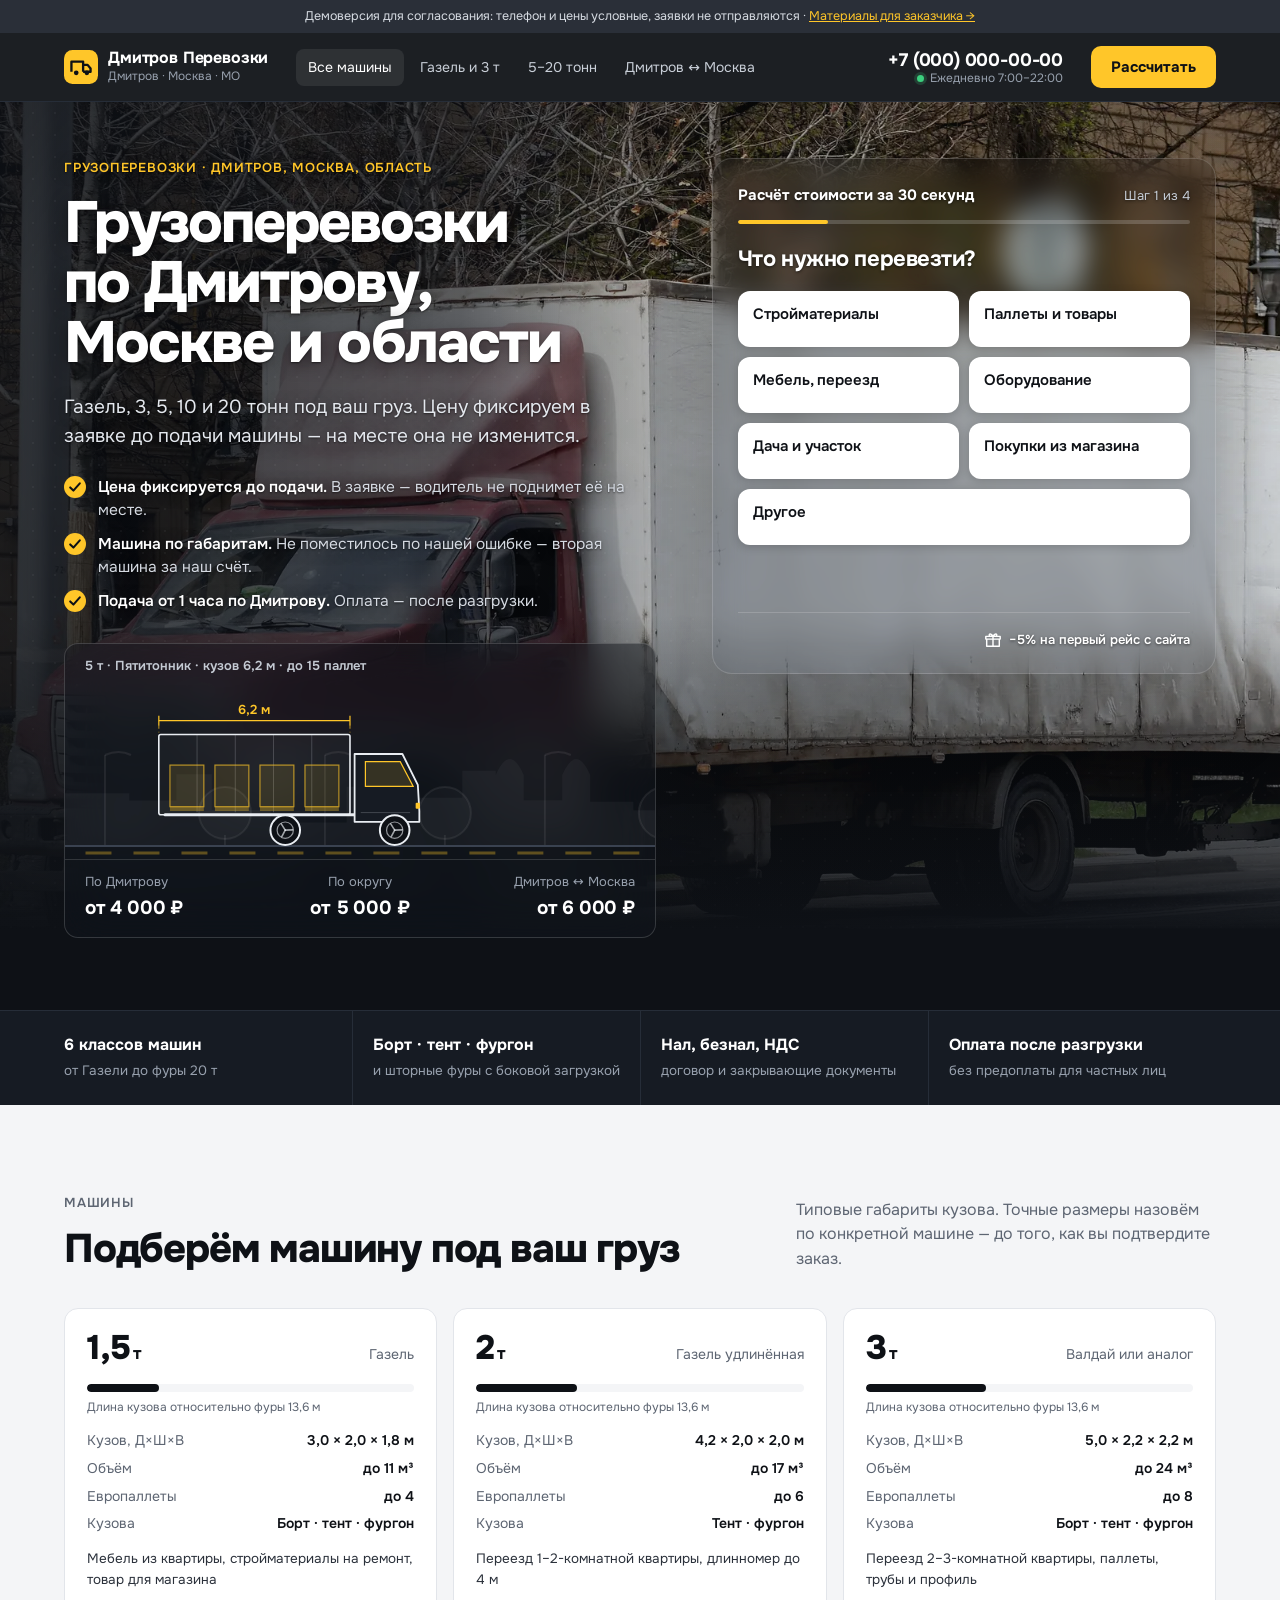
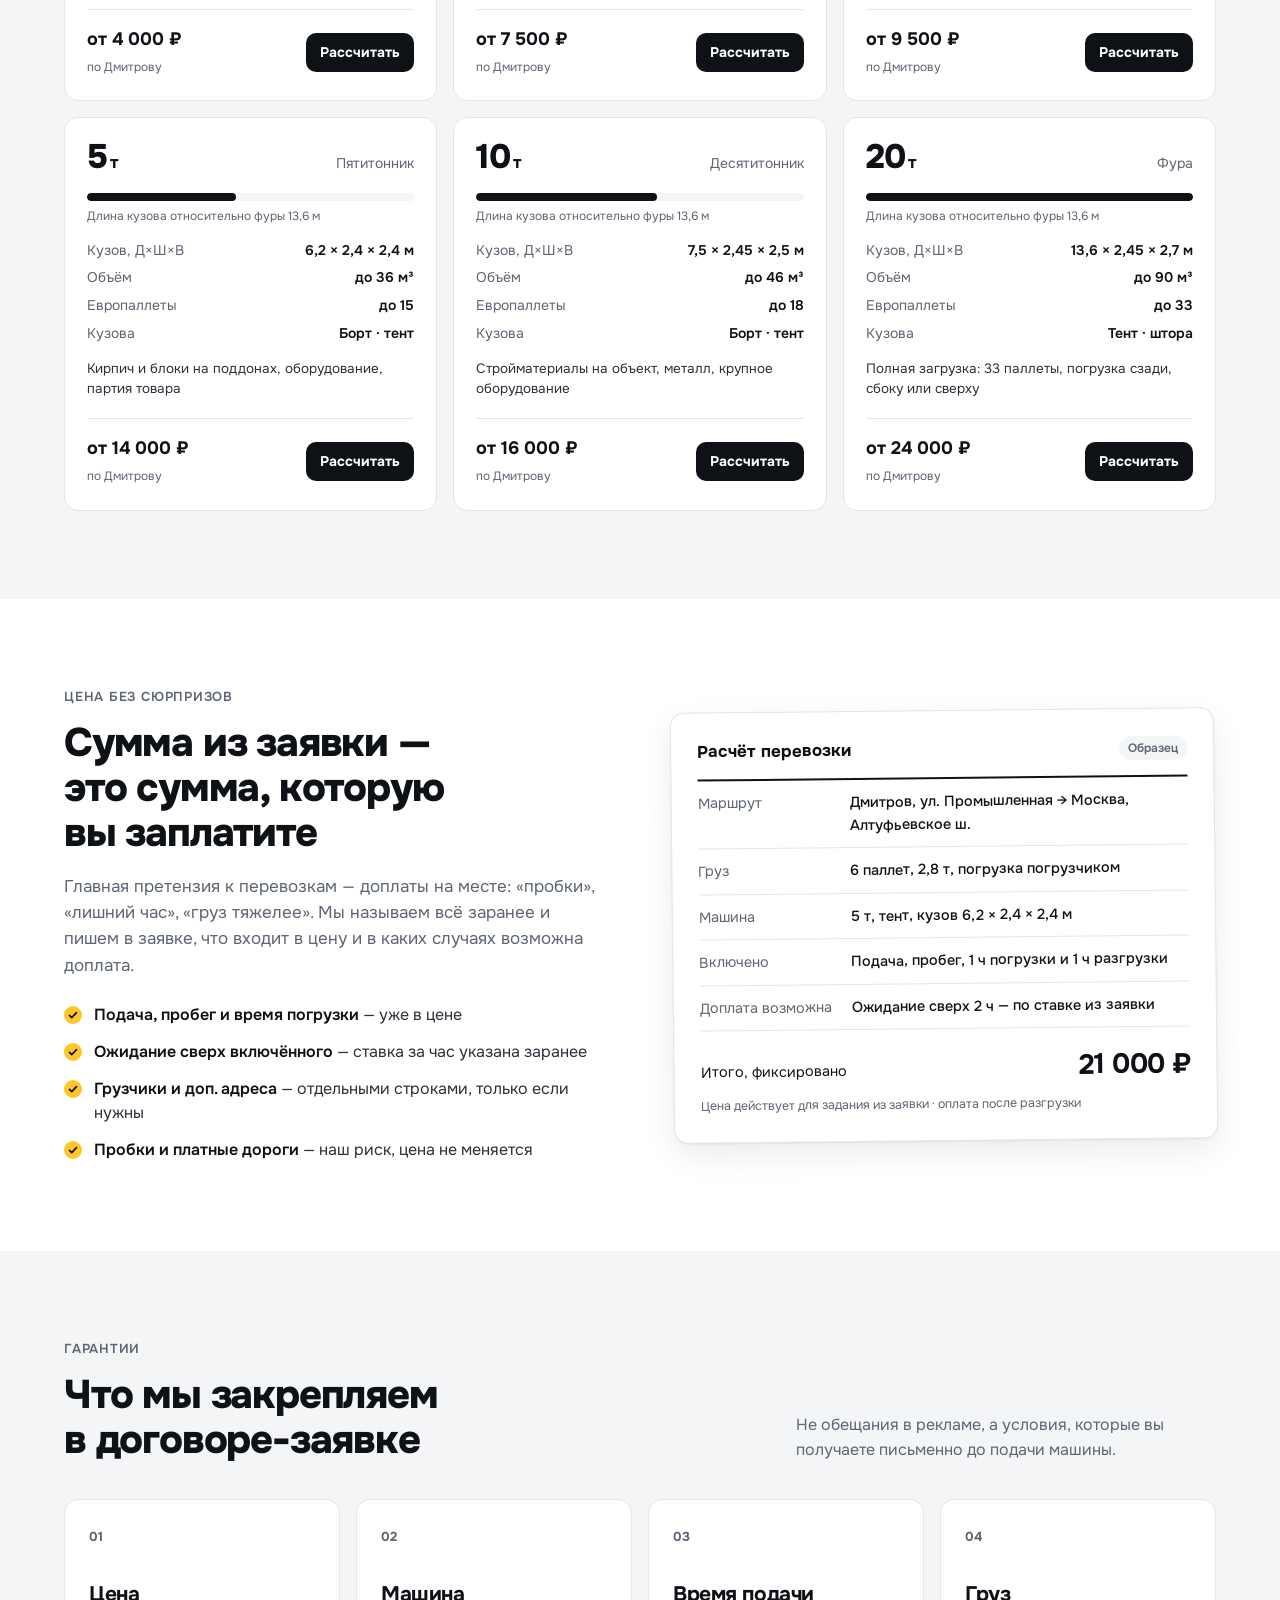
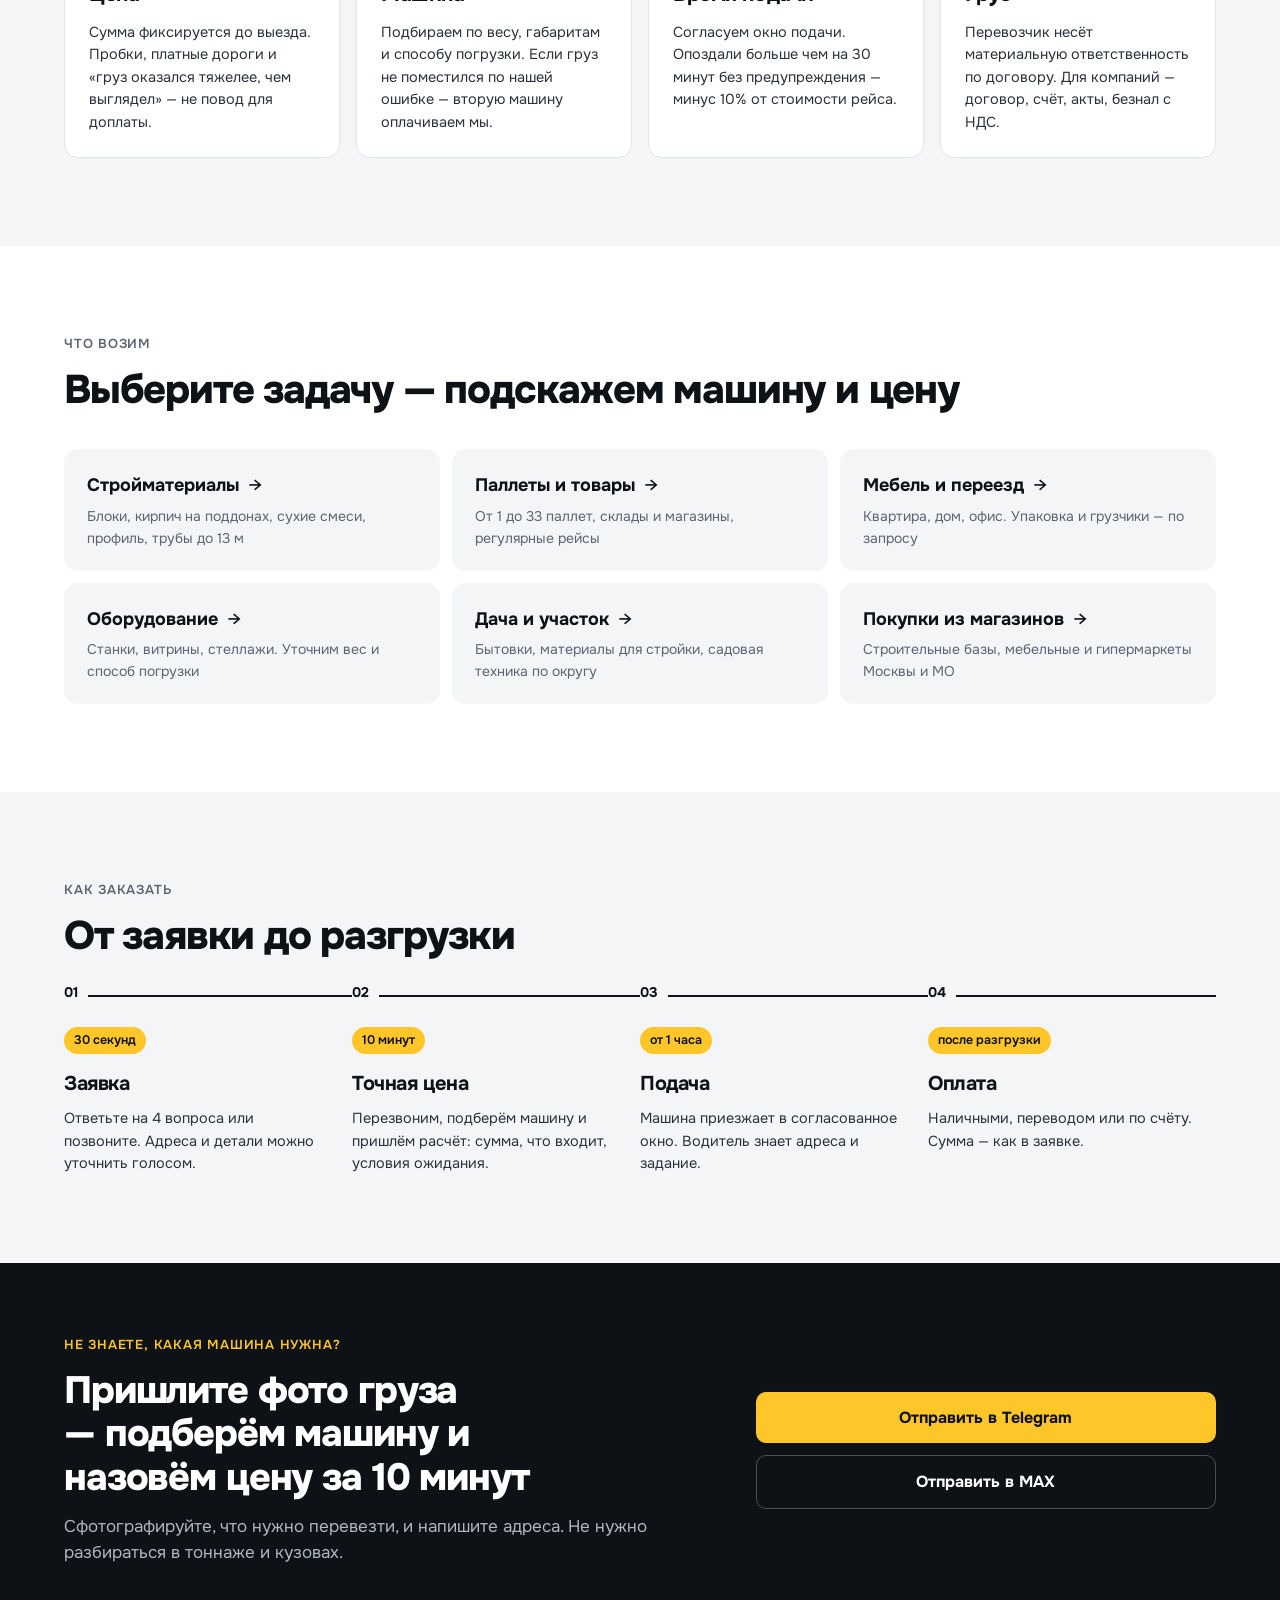
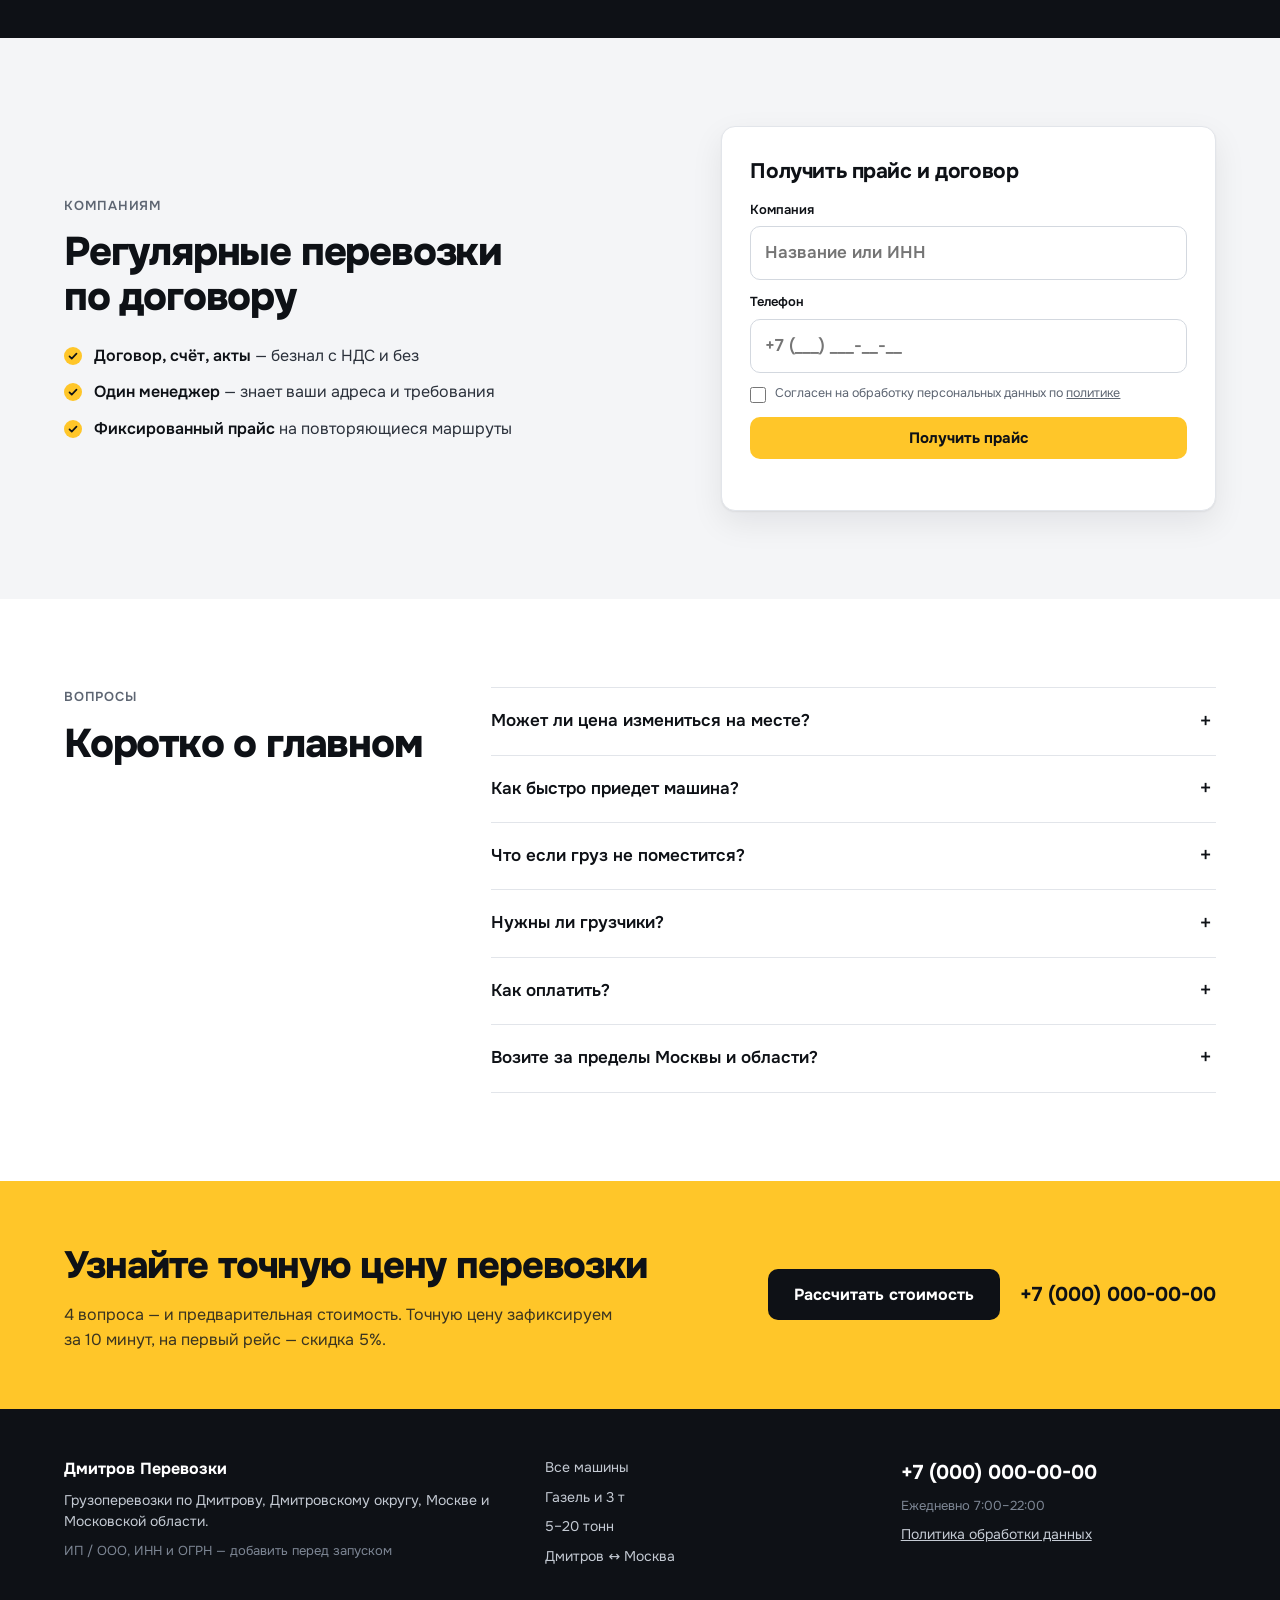
<file: index.html>
<!doctype html>
<html lang="ru">
<head>
<meta charset="utf-8">
<meta name="viewport" content="width=device-width,initial-scale=1,viewport-fit=cover">
<title>Грузоперевозки в Дмитрове, Москве и МО — цена фиксируется до подачи</title>
<meta name="description" content="Газель, 3, 5, 10 и 20 тонн по Дмитрову, Москве и области. Рассчитайте стоимость за 30 секунд. Цена в заявке до подачи машины, оплата после разгрузки.">
<meta name="theme-color" content="#0e1116">
<link rel="preconnect" href="https://fonts.googleapis.com">
<link rel="preconnect" href="https://fonts.gstatic.com" crossorigin>
<link href="https://fonts.googleapis.com/css2?family=Onest:wght@400;500;600;700;800&display=swap" rel="stylesheet">
<style>
:root{
  --ink:#0e1116;--ink-2:#2b313b;--muted:#5d6572;--line:#e2e5ea;--bg:#f4f5f7;--surface:#fff;
  --dark:#0e1116;--dark-2:#161b23;--dark-line:#262d38;--dark-muted:#98a1ae;
  --accent:#ffc629;--accent-hover:#ffd45c;--ok:#1d9a5b;--err:#c9382c;
  --r:14px;--r-sm:10px;
  --shadow:0 1px 2px rgba(14,17,22,.06),0 12px 32px rgba(14,17,22,.08);
  --font:"Onest",system-ui,-apple-system,"Segoe UI",Roboto,sans-serif;
}
*{box-sizing:border-box}
html{scroll-behavior:smooth;-webkit-text-size-adjust:100%}
body{margin:0;background:var(--bg);color:var(--ink);font:16px/1.55 var(--font);-webkit-font-smoothing:antialiased}
img,svg{display:block;max-width:100%}
a{color:inherit}
button,input,select{font:inherit;color:inherit}
button{cursor:pointer}
h1,h2,h3{margin:0;letter-spacing:-.02em;text-wrap:balance}
p{margin:0}
.wrap{max-width:1200px;margin:0 auto;padding:0 24px}
.muted{color:var(--muted)}
[hidden]{display:none!important}
section[id],#quiz{scroll-margin-top:84px}
a:focus-visible,button:focus-visible,input:focus-visible,summary:focus-visible,.quiz:focus-visible{outline:3px solid var(--accent);outline-offset:3px}

/* buttons */
.btn{display:inline-flex;align-items:center;justify-content:center;gap:8px;border:0;border-radius:var(--r-sm);padding:12px 20px;font-weight:700;font-size:15px;text-decoration:none;line-height:1.2;transition:background .15s,transform .15s,border-color .15s;white-space:nowrap}
.btn:active{transform:translateY(1px)}
.btn-accent{background:var(--accent);color:var(--ink)}
.btn-accent:hover{background:var(--accent-hover)}
.btn-ghost{background:transparent;color:#fff;border:1.5px solid #ffffff40}
.btn-ghost:hover{border-color:#fff}
.btn-lg{padding:16px 26px;font-size:16px}
.btn-block{width:100%}
.link-btn{background:none;border:0;padding:6px 0;color:var(--muted);font-size:14px}
.link-btn:hover{color:var(--ink)}

/* demo bar */
.demo-bar{background:#2a2f38;color:#d6dbe2;font-size:12.5px;text-align:center;padding:7px 16px}
.demo-bar a{color:var(--accent)}

/* occasion */
.occasion{background:linear-gradient(90deg,#ffc629,#ffd966 60%,#ffc629);color:var(--ink)}
.occasion-in{display:flex;align-items:center;gap:12px;min-height:48px;padding-top:8px;padding-bottom:8px}
.occasion-icon{width:22px;height:22px;flex-shrink:0;fill:var(--ink)}
.occasion p{font-size:14.5px;line-height:1.35;flex:1}
.occasion b{font-weight:700;margin-right:4px}
.occasion-close{background:none;border:0;font-size:24px;line-height:1;padding:4px 8px;color:var(--ink);opacity:.6}
.occasion-close:hover{opacity:1}

/* header */
.top{position:sticky;top:0;z-index:30;background:rgba(14,17,22,.94);backdrop-filter:saturate(1.4) blur(10px);color:#fff;border-bottom:1px solid var(--dark-line)}
.top-in{display:flex;align-items:center;gap:28px;height:68px}
.logo{display:flex;align-items:center;gap:10px;text-decoration:none;flex-shrink:0}
.logo-mark{width:34px;height:34px;color:var(--accent)}
.logo-text b{display:block;font-size:16px;letter-spacing:-.01em;line-height:1.1}
.logo-text small{display:block;font-size:12px;color:var(--dark-muted)}
.top-nav{display:flex;gap:4px;margin-right:auto}
.top-nav a{padding:8px 12px;border-radius:8px;text-decoration:none;font-size:14px;color:#c9cfd8}
.top-nav a:hover{color:#fff;background:#ffffff10}
.top-nav a[aria-current=page]{color:#fff;background:#ffffff14}
.top-contact{text-align:right;line-height:1.25}
.top-phone{font-weight:700;font-size:18px;text-decoration:none;letter-spacing:-.01em}
.top-contact small{display:flex;align-items:center;justify-content:flex-end;gap:6px;font-size:12px;color:var(--dark-muted)}
.dot{width:7px;height:7px;border-radius:50%;background:#3ccf7e;box-shadow:0 0 0 3px #3ccf7e30}

/* hero */
.hero{position:relative;background:var(--dark);color:#fff;overflow:hidden;isolation:isolate}
.hero::before{content:"";position:absolute;inset:0;z-index:-1;opacity:.6;background:
  radial-gradient(900px 500px at 78% 20%,#ffc62914,transparent 60%),
  radial-gradient(#ffffff12 1px,transparent 1.2px) 0 0/22px 22px;
  -webkit-mask-image:linear-gradient(180deg,#000 55%,transparent);mask-image:linear-gradient(180deg,#000 55%,transparent)}
.hero-in{display:grid;grid-template-columns:minmax(0,1.08fr) minmax(0,.92fr);gap:56px;align-items:start;padding:56px 24px 72px}
.eyebrow{font-size:13px;font-weight:600;letter-spacing:.06em;text-transform:uppercase;color:var(--muted);margin-bottom:14px}
.eyebrow-dark{color:var(--accent)}
.hero h1,.hero .eyebrow,.hero-lead,.promises li{text-shadow:0 1px 2px rgba(0,0,0,.55),0 2px 18px rgba(0,0,0,.45)}
.hero h1{font-size:clamp(34px,4.6vw,58px);line-height:1.04;font-weight:800;letter-spacing:-.035em;max-width:14ch}
.hero-lead{margin-top:20px;font-size:19px;line-height:1.5;color:#e4e8ee;max-width:36em}
.promises{list-style:none;margin:26px 0 0;padding:0;display:grid;gap:12px}
.promises li{display:flex;gap:12px;align-items:flex-start;color:#d5dae2;font-size:15.5px;line-height:1.45}
.promises b{color:#fff;font-weight:600}
.promises svg{width:22px;height:22px;flex-shrink:0;margin-top:0;padding:3px;border-radius:50%;background:var(--accent);fill:none;stroke:var(--ink);stroke-width:2.6;stroke-linecap:round;stroke-linejoin:round}

.route{margin-top:30px;padding:0;overflow:hidden;border:1px solid var(--dark-line);border-radius:var(--r);background:linear-gradient(180deg,#161b23,#12161d)}
.route-stops{display:grid;grid-template-columns:repeat(3,1fr);gap:12px;padding:12px 20px 14px}
.route-stops>*{background:none;border:0;padding:0;text-align:left;color:inherit}
.route-stops>*:nth-child(2){text-align:center}
.route-stops>*:nth-child(3){text-align:right}
.route-stops span{display:block;font-size:13px;color:var(--dark-muted)}
.route-stops b{display:block;font-size:19px;font-weight:700;letter-spacing:-.01em;margin-top:2px}
.route-stops button:hover b{color:var(--accent)}

/* hero photo background */
.hero-bg{position:absolute;left:0;right:0;top:0;height:min(100%,max(640px,92vh));z-index:-2;overflow:hidden;background:var(--dark)}
.hb-layer{position:absolute;inset:-4% -3%;will-change:transform}
.hb-slide{position:absolute;inset:0;opacity:0;transform:translateX(-6%);transition:opacity 1.1s ease,transform 1.4s cubic-bezier(.2,.7,.2,1)}
.hb-slide.is-on{opacity:1;transform:none}
.hb-slide.is-out{opacity:0;transform:translateX(6%);transition:opacity .8s ease,transform 1s cubic-bezier(.6,0,.8,.4)}
.hb-slide img{width:100%;height:100%;object-fit:cover;filter:saturate(.9) contrast(1.05);animation:kenburns 26s ease-in-out infinite alternate}
.hb-t1_5 img{object-position:50% 70%}
.hb-t2 img{object-position:55% 70%}
.hb-t3 img{object-position:50% 75%}
.hb-t5 img{object-position:55% 75%}
.hb-t10 img{object-position:50% 70%}
.hb-t20 img{object-position:45% 65%}
@keyframes kenburns{from{transform:scale(1)}to{transform:scale(1.06) translateX(-1%)}}
.hb-shade{position:absolute;inset:0;background:
  linear-gradient(90deg,rgba(14,17,22,.84) 0%,rgba(14,17,22,.68) 36%,rgba(14,17,22,.18) 58%,transparent 100%),
  linear-gradient(180deg,rgba(14,17,22,.25) 0%,transparent 22%,transparent 62%,var(--dark) 100%)}
.hb-trails{position:absolute;left:0;right:0;bottom:18%;height:120px;pointer-events:none;opacity:.55}
.hb-trails i{position:absolute;left:-40%;height:2px;width:38%;border-radius:2px;background:linear-gradient(90deg,transparent,#ffc629 70%,#fff);filter:blur(.4px);animation:trail 5.5s linear infinite}
.hb-trails i:nth-child(1){top:20%;animation-delay:0s}
.hb-trails i:nth-child(2){top:55%;animation-delay:1.9s;animation-duration:4.2s;opacity:.6}
.hb-trails i:nth-child(3){top:85%;animation-delay:3.4s;animation-duration:6.5s;opacity:.4;background:linear-gradient(90deg,transparent,#ff5a3c 70%,#ffb3a3)}
@keyframes trail{from{transform:translateX(0)}to{transform:translateX(380%)}}

/* scene */
.scene{position:relative;height:216px;overflow:hidden;border-bottom:1px solid var(--dark-line)}
.ts-svg{position:absolute;inset:0;display:block;overflow:visible}
.ts-far{fill:#ffffff09}
.ts-mid{stroke:#ffffff12;stroke-width:2;fill:#ffffff06}
.ts-road-base{stroke:#3a4250;stroke-width:2}
.ts-road-dash{stroke:#ffc62955;stroke-width:3;stroke-dasharray:26 22}
.ts-body{fill:#ffffff07;stroke:#e9edf2;stroke-width:1.6}
.ts-rib{stroke:#e9edf233;stroke-width:1}
.ts-cargo{fill:#ffc6291c;stroke:#ffc629aa;stroke-width:1.2}
.ts-pallet{fill:#ffc62955}
.ts-frame{stroke:#e9edf2;stroke-width:3;stroke-linecap:round}
.ts-cab{fill:#161b23;stroke:#e9edf2;stroke-width:1.8;stroke-linejoin:round}
.ts-glass{fill:#ffc62922;stroke:#ffc629;stroke-width:1.2}
.ts-light{fill:var(--accent)}
.ts-tyre{fill:#0e1116;stroke:#e9edf2;stroke-width:2}
.ts-rim{fill:none;stroke:#e9edf299;stroke-width:1.2}
.ts-spoke{stroke:#e9edf2aa;stroke-width:1.6;stroke-linecap:round}
.ts-dim{stroke:var(--accent);stroke-width:1.2;fill:var(--accent);font:600 13px var(--font)}
.ts-dim text{stroke:none}
.ts-ext{stroke-dasharray:3 3;opacity:.6}
.ts-label{position:absolute;left:20px;top:12px;font-size:13px;font-weight:600;color:#c4cad3;white-space:nowrap;transition:opacity .25s}
.ts-label.ts-hide{opacity:0}

/* quiz */
.quiz{background:var(--surface);color:var(--ink);border-radius:20px;padding:26px 26px 18px;box-shadow:0 30px 80px rgba(0,0,0,.45),0 0 0 1px #ffffff14}
.quiz-head{display:flex;justify-content:space-between;align-items:baseline;gap:12px}
.quiz-title{font-weight:700;font-size:15px}
.quiz-step{font-size:13px;color:var(--muted);white-space:nowrap}
.quiz-bar{height:4px;background:var(--line);border-radius:4px;margin:12px 0 22px;overflow:hidden}
.quiz-bar i{display:block;height:100%;width:25%;background:var(--ink);border-radius:4px;transition:width .3s ease}
.quiz-body{min-height:348px}
.q-question{font-size:22px;font-weight:700;line-height:1.25;letter-spacing:-.02em}
.q-hint{font-size:14px;color:var(--muted);margin-top:6px}
.q-options{display:grid;grid-template-columns:1fr 1fr;gap:10px;margin-top:18px}
.q-opt{display:flex;flex-direction:column;align-items:flex-start;gap:2px;text-align:left;border:1.5px solid var(--line);background:var(--surface);border-radius:12px;padding:13px 14px;min-height:56px;transition:border-color .12s,background .12s}
.q-opt:hover{border-color:#9aa3af}
.q-opt[aria-pressed=true]{border-color:var(--ink);background:#f6f7f9;box-shadow:inset 0 0 0 1px var(--ink)}
.q-opt b{font-weight:600;font-size:15px;line-height:1.3}
.q-opt small{font-size:12.5px;color:var(--muted);line-height:1.3}
.q-opt-wide{grid-column:1/-1}
.quiz-foot{display:flex;justify-content:space-between;align-items:center;gap:12px;border-top:1px solid var(--line);margin-top:18px;padding-top:12px;min-height:44px}
.quiz-gift{display:flex;align-items:center;gap:7px;font-size:13px;font-weight:600;margin-left:auto}
.quiz-gift svg{width:18px;height:18px;fill:none;stroke:var(--ink);stroke-width:1.6;stroke-linejoin:round}

.q-result .q-kicker{font-size:13px;color:var(--muted)}
.q-price{font-size:34px;font-weight:800;letter-spacing:-.03em;line-height:1.1;margin-top:4px}
.q-price-note{font-size:13px;color:var(--muted);margin-top:4px}
.q-summary{list-style:none;margin:14px 0 0;padding:0;display:grid;gap:4px;font-size:14px}
.q-summary li{display:flex;justify-content:space-between;gap:12px;border-bottom:1px dashed var(--line);padding:5px 0}
.q-summary span{color:var(--muted)}
.q-summary b{font-weight:600;text-align:right}
.q-offer{margin-top:16px;padding:12px 14px;border-radius:12px;background:#fff7dc;border:1px solid #ffe08a;font-size:14px;line-height:1.4}

/* forms */
.lead-form .lbl{font-size:13px;font-weight:600;margin-top:12px}
.lead-form label{display:block;font-size:13px;font-weight:600;margin-top:12px}
.lead-form input[type=tel],.lead-form input[name=company]{display:block;width:100%;margin-top:6px;border:1.5px solid #d3d8df;border-radius:var(--r-sm);padding:13px 14px;font-size:17px;background:#fff}
.lead-form input:focus{outline:none;border-color:var(--ink);box-shadow:0 0 0 3px #0e111615}
.lead-form input[aria-invalid=true]{border-color:var(--err)}
.channels{display:flex;gap:6px;margin-top:8px;flex-wrap:wrap}
.channels label{margin:0}
.channels input{position:absolute;opacity:0;pointer-events:none}
.channels span{display:inline-block;padding:8px 12px;border:1.5px solid var(--line);border-radius:999px;font-size:13.5px;font-weight:500;cursor:pointer}
.channels input:checked+span{border-color:var(--ink);background:var(--ink);color:#fff}
.channels input:focus-visible+span{outline:3px solid var(--accent);outline-offset:2px}
.consent{display:flex!important;gap:9px;align-items:flex-start;font-weight:400!important;font-size:12.5px!important;color:var(--muted);line-height:1.4}
.consent input{margin:2px 0 0;width:16px;height:16px;flex-shrink:0;accent-color:var(--ink)}
.lead-form .btn-block{margin-top:14px}
.form-status{font-size:13.5px;margin-top:10px;min-height:1em}
.form-status.err{color:var(--err)}
.q-done{text-align:left}
.q-done-icon{width:52px;height:52px;border-radius:50%;background:#e4f5ec;display:grid;place-items:center;margin-bottom:14px}
.q-done-icon svg{width:26px;height:26px;fill:none;stroke:var(--ok);stroke-width:2.6;stroke-linecap:round;stroke-linejoin:round}
.q-done p{margin-top:8px;color:var(--muted);font-size:15px}
.q-done .q-question{color:var(--ink);font-size:22px}

/* facts */
.facts{background:var(--dark-2);color:#fff;border-top:1px solid var(--dark-line)}
.facts-in{display:grid;grid-template-columns:repeat(4,1fr)}
.facts-in>div{padding:22px 20px;border-left:1px solid var(--dark-line)}
.facts-in>div:first-child{border-left:0;padding-left:0}
.facts b{display:block;font-size:16px}
.facts span{font-size:13.5px;color:var(--dark-muted)}

/* sections */
.section{padding:88px 0}
.section-alt{background:var(--surface)}
.section-head{display:flex;justify-content:space-between;align-items:flex-end;gap:40px;margin-bottom:36px}
.section-head h2,.price-copy h2,.faq-in h2,.b2b-in h2{font-size:clamp(28px,3.2vw,40px);line-height:1.12;font-weight:800;letter-spacing:-.03em}
.section-head>p{max-width:420px;color:var(--muted)}

/* fleet */
.fleet{display:grid;grid-template-columns:repeat(3,1fr);gap:16px}
.veh{background:var(--surface);border:1px solid var(--line);border-radius:var(--r);padding:22px;display:flex;flex-direction:column}
.veh-top{display:flex;justify-content:space-between;align-items:baseline;gap:12px}
.veh-t{font-size:34px;font-weight:800;letter-spacing:-.03em;line-height:1}
.veh-t small{font-size:17px;font-weight:700;margin-left:3px}
.veh-name{font-size:14px;color:var(--muted);text-align:right}
.veh-len{margin:18px 0 6px;height:8px;background:var(--bg);border-radius:4px;overflow:hidden}
.veh-len i{display:block;height:100%;background:var(--ink);border-radius:4px}
.veh-len-cap{font-size:12px;color:var(--muted)}
.veh-specs{margin:14px 0 0;display:grid;gap:6px;font-size:14px}
.veh-specs div{display:flex;justify-content:space-between;gap:12px}
.veh-specs dt{color:var(--muted)}
.veh-specs dd{margin:0;font-weight:600;text-align:right}
.veh-fits{font-size:13.5px;color:var(--ink-2);margin-top:14px;flex:1}
.veh-foot{display:flex;justify-content:space-between;align-items:center;gap:12px;margin-top:18px;padding-top:16px;border-top:1px solid var(--line)}
.veh-price b{display:block;font-size:18px}
.veh-price span{font-size:12px;color:var(--muted)}
.veh-btn{background:var(--ink);color:#fff;padding:11px 14px;font-size:14px}
.veh-btn:hover{background:#262d38}
.fleet-more{margin-top:20px;font-size:15px}
.fleet-more a{font-weight:600}

/* price */
.price-in{display:grid;grid-template-columns:1fr 1fr;gap:64px;align-items:center}
.price-copy .muted{margin-top:18px;font-size:17px}
.checks{list-style:none;padding:0;margin:24px 0 0;display:grid;gap:12px}
.checks li{position:relative;padding-left:30px;color:var(--ink-2)}
.checks li::before{content:"";position:absolute;left:0;top:3px;width:18px;height:18px;border-radius:50%;background:var(--accent) url("data:image/svg+xml,%3Csvg xmlns='http://www.w3.org/2000/svg' viewBox='0 0 20 20'%3E%3Cpath d='M5 10.5l3.2 3.2L15 6.5' fill='none' stroke='%230e1116' stroke-width='2.4' stroke-linecap='round' stroke-linejoin='round'/%3E%3C/svg%3E") center/14px no-repeat}
.checks b{color:var(--ink);font-weight:600}
.quote-doc{margin:0;background:var(--surface);border:1px solid var(--line);border-radius:var(--r);box-shadow:var(--shadow);padding:26px;font-size:14.5px;transform:rotate(-.6deg)}
.qd-head{display:flex;justify-content:space-between;align-items:center;font-weight:700;font-size:17px;padding-bottom:14px;border-bottom:2px solid var(--ink)}
.qd-tag{font-size:12px;font-weight:600;padding:3px 9px;border-radius:999px;background:var(--bg);color:var(--muted)}
.quote-doc dl{margin:0}
.quote-doc dl div{display:grid;grid-template-columns:140px 1fr;gap:12px;padding:11px 0;border-bottom:1px solid var(--line)}
.quote-doc dt{color:var(--muted)}
.quote-doc dd{margin:0;font-weight:500}
.qd-total{display:flex;justify-content:space-between;align-items:baseline;padding:16px 0 6px}
.qd-total b{font-size:28px;letter-spacing:-.02em}
.qd-foot{font-size:12.5px;color:var(--muted)}

/* guarantees */
.guar{display:grid;grid-template-columns:repeat(4,1fr);gap:16px}
.guar article{background:var(--surface);border:1px solid var(--line);border-radius:var(--r);padding:24px}
.guar-n{font-size:13px;font-weight:700;color:var(--muted)}
.guar h3{font-size:21px;margin:30px 0 10px}
.guar p{font-size:14.5px;color:var(--ink-2)}

/* tasks */
.tasks{display:grid;grid-template-columns:repeat(3,1fr);gap:12px}
.task{display:flex;flex-direction:column;gap:6px;text-align:left;background:var(--bg);border:1px solid transparent;border-radius:var(--r);padding:22px 22px 20px;transition:border-color .15s,background .15s}
.task:hover{background:#fff;border-color:var(--ink)}
.task b{font-size:18px;font-weight:700;display:flex;justify-content:space-between;gap:10px}
.task b::after{content:"→";font-weight:500;transition:transform .15s}
.task:hover b::after{transform:translateX(3px)}
.task span{font-size:14px;color:var(--muted)}

/* steps */
.steps{list-style:none;margin:0;padding:0;display:grid;grid-template-columns:repeat(4,1fr);gap:0;counter-reset:s;border-top:2px solid var(--ink)}
.steps li{padding:22px 24px 0 0;position:relative}
.steps li::before{counter-increment:s;content:counter(s,decimal-leading-zero);position:absolute;top:-15px;left:0;background:var(--bg);padding-right:10px;font-weight:700;font-size:14px}
.step-t{display:inline-block;font-size:12.5px;font-weight:600;padding:4px 10px;border-radius:999px;background:var(--accent);margin-top:8px}
.steps h3{font-size:20px;margin:14px 0 8px}
.steps p{font-size:14.5px;color:var(--ink-2)}

/* photo cta */
.photo-cta{background:var(--dark);color:#fff;padding:72px 0}
.photo-in{display:grid;grid-template-columns:1.4fr 1fr;gap:48px;align-items:center}
.photo-in h2{font-size:clamp(26px,3vw,38px);line-height:1.15;font-weight:800;letter-spacing:-.03em}
.photo-in p:not(.eyebrow){color:#aeb6c2;margin-top:14px;font-size:17px}
.photo-actions{display:grid;gap:12px}

/* b2b */
.b2b-in{display:grid;grid-template-columns:1.2fr 1fr;gap:64px;align-items:center}
.b2b-form{background:var(--surface);border:1px solid var(--line);border-radius:var(--r);padding:28px;box-shadow:var(--shadow)}
.b2b-form h3{font-size:21px;margin-bottom:4px}

/* faq */
.faq-in{display:grid;grid-template-columns:1fr 2fr;gap:64px}
.faq details{border-bottom:1px solid var(--line)}
.faq details:first-child{border-top:1px solid var(--line)}
.faq summary{list-style:none;cursor:pointer;padding:20px 40px 20px 0;font-weight:600;font-size:17px;position:relative}
.faq summary::-webkit-details-marker{display:none}
.faq summary::after{content:"+";position:absolute;right:4px;top:50%;transform:translateY(-50%);font-size:24px;font-weight:400;transition:transform .2s}
.faq details[open] summary::after{transform:translateY(-50%) rotate(45deg)}
.faq details p{padding:0 40px 20px 0;color:var(--ink-2)}

/* final */
.final{background:var(--accent);padding:56px 0}
.final-in{display:flex;justify-content:space-between;align-items:center;gap:40px}
.final h2{font-size:clamp(26px,3vw,38px);font-weight:800;letter-spacing:-.03em}
.final p{margin-top:8px;max-width:560px;color:#3a3420}
.final-actions{display:flex;align-items:center;gap:20px;flex-shrink:0}
.final .btn-accent{background:var(--ink);color:#fff}
.final .btn-accent:hover{background:#262d38}
.final-phone{font-weight:700;font-size:20px;text-decoration:none}

/* footer */
.foot{background:var(--dark);color:#c4cad3;padding:48px 0 40px;font-size:14px}
.foot-in{display:grid;grid-template-columns:1.4fr 1fr 1fr;gap:40px}
.foot b{color:#fff;font-size:16px}
.foot p{margin-top:8px}
.foot .muted{color:#7d8694;font-size:13px}
.foot nav{display:grid;gap:8px;align-content:start}
.foot nav a{text-decoration:none}
.foot nav a:hover,.foot a:hover{color:#fff}
.foot-phone{font-size:20px;font-weight:700;color:#fff;text-decoration:none}

/* dock (mobile) */
.dock{display:none}
.toast{position:fixed;left:50%;bottom:24px;transform:translateX(-50%);z-index:60;background:var(--ink);color:#fff;padding:12px 18px;border-radius:12px;font-size:14px;box-shadow:var(--shadow);max-width:calc(100% - 32px)}

@media (prefers-reduced-motion:reduce){
  html{scroll-behavior:auto}
  .hb-slide img,.hb-trails{animation:none!important}
  .hb-trails{display:none}
  *{transition:none!important}
}

@media (max-width:1080px){
  .top-nav{display:none}
  .hero-in{grid-template-columns:1fr 1fr;gap:36px}
  .fleet{grid-template-columns:repeat(2,1fr)}
  .guar{grid-template-columns:repeat(2,1fr)}
}
@media (max-width:860px){
  .hero-in{grid-template-columns:1fr;padding-top:36px;padding-bottom:48px}
  .hero h1,.hero .eyebrow,.hero-lead,.promises li{text-shadow:0 1px 2px rgba(0,0,0,.55),0 2px 18px rgba(0,0,0,.45)}
.hero h1{max-width:none}
  .price-in,.b2b-in,.faq-in,.photo-in{grid-template-columns:1fr;gap:36px}
  .facts-in{grid-template-columns:repeat(2,1fr)}
  .facts-in>div{padding:18px 16px;border-left:0;border-top:1px solid var(--dark-line)}
  .facts-in>div:nth-child(odd){padding-left:0}
  .facts-in>div:nth-child(-n+2){border-top:0}
  .steps{grid-template-columns:1fr 1fr;row-gap:36px}
  .tasks{grid-template-columns:1fr 1fr}
  .final-in{flex-direction:column;align-items:flex-start}
  .section-head{flex-direction:column;align-items:flex-start;gap:12px}
}
@media (max-width:640px){
  body{font-size:15.5px}
  .wrap{padding:0 16px}
  .top-in{height:60px;gap:12px}
  .top-cta,.top-contact small{display:none}
  .logo-text small{display:none}
  .logo-mark{width:30px;height:30px}
  .top-contact{margin-left:auto}
  .top-phone{font-size:15.5px}
  .hero-in{padding:28px 16px 36px;gap:28px}
  .hero h1,.hero .eyebrow,.hero-lead,.promises li{text-shadow:0 1px 2px rgba(0,0,0,.55),0 2px 18px rgba(0,0,0,.45)}
.hero h1{font-size:32px}
  .hero-lead{font-size:16.5px;margin-top:14px}
  .promises{margin-top:20px;gap:10px}
  .promises li{font-size:14.5px}
  .route{margin-top:22px}
  .route-stops{padding:10px 14px 12px}
  .route-stops b{font-size:16px}
  .route-stops span{font-size:12px}
  .scene{height:150px}
  .hero-bg{bottom:auto;height:640px}
  .hb-shade{background:linear-gradient(180deg,rgba(14,17,22,.35) 0%,rgba(14,17,22,.6) 50%,var(--dark) 100%)}
  .hb-trails{bottom:auto;top:380px;height:80px}
  .ts-label{font-size:11.5px;top:8px;left:14px}
  .ts-dim{font-size:11px}
  .quiz{padding:20px 16px 12px;border-radius:16px}
  .quiz-body{min-height:0}
  .q-question{font-size:20px}
  .q-options{gap:8px}
  .q-opt{padding:12px;min-height:52px}
  .q-price{font-size:30px}
  .section{padding:56px 0}
  .fleet,.guar,.tasks,.steps{grid-template-columns:1fr}
  .veh-t{font-size:30px}
  .quote-doc{transform:none;padding:20px}
  .quote-doc dl div{grid-template-columns:1fr;gap:2px}
  .photo-cta{padding:52px 0}
  .final-actions{flex-direction:column;align-items:stretch;width:100%}
  .final-phone{text-align:center}
  .foot-in{grid-template-columns:1fr;gap:28px}
  .foot{padding-bottom:110px}
  .top-phone{font-size:15px;white-space:nowrap}
  .logo-text b{font-size:14.5px}
  .fleet{display:flex;overflow-x:auto;scroll-snap-type:x mandatory;gap:12px;margin:0 -16px;padding:0 16px 8px;scrollbar-width:none}
  .fleet::-webkit-scrollbar{display:none}
  .veh{flex:0 0 84%;scroll-snap-align:center}
  .guar article{padding:20px}
  .guar h3{margin:12px 0 8px}
  .steps{border-top:0;row-gap:0}
  .steps li{padding:0 0 26px 48px;border-left:2px solid var(--ink);margin-left:15px;padding-left:30px}
  .steps li:last-child{border-left-color:transparent;padding-bottom:0}
  .steps li::before{top:-2px;left:-16px;width:30px;height:30px;border-radius:50%;background:var(--ink);color:#fff;display:grid;place-items:center;padding:0;font-size:12px}
  .step-t{margin-top:0}
  .steps h3{margin-top:10px}
  .dock{display:grid;grid-template-columns:52px 1fr 1.4fr;gap:8px;position:fixed;left:0;right:0;bottom:0;z-index:40;padding:10px 12px calc(10px + env(safe-area-inset-bottom));background:rgba(14,17,22,.96);backdrop-filter:blur(10px);border-top:1px solid var(--dark-line)}
  .dock a{height:48px;border-radius:var(--r-sm);display:flex;align-items:center;justify-content:center;font-weight:700;font-size:15px;text-decoration:none}
  .dock-call{background:#1f2630;color:#fff}
  .dock-call svg{width:22px;height:22px;fill:#fff}
  .dock-msg{background:#1f2630;color:#fff}
  .toast{bottom:84px}
}

/* quiz: стеклянная карточка поверх фото, непрозрачные варианты */
.hero .quiz{background:rgba(18,22,30,.2);-webkit-backdrop-filter:blur(14px) saturate(1.4);backdrop-filter:blur(14px) saturate(1.4);color:#fff;box-shadow:0 30px 80px rgba(0,0,0,.35),inset 0 0 0 1px rgba(255,255,255,.16)}
@supports not ((backdrop-filter:blur(1px)) or (-webkit-backdrop-filter:blur(1px))){.hero .quiz{background:rgba(18,22,30,.88)}}
.hero .quiz-title,.hero .quiz-step,.hero .q-question,.hero .q-hint,.hero .q-kicker,.hero .q-price,.hero .q-summary,.hero .lbl,.hero .lead-form label,.hero .quiz-gift{text-shadow:0 1px 3px rgba(0,0,0,.6)}
.hero .quiz-step,.hero .q-hint,.hero .q-kicker,.hero .q-price-note,.hero .q-summary span{color:#c9d0da}
.hero .quiz-bar{background:rgba(255,255,255,.18)}
.hero .quiz-bar i{background:var(--accent)}
.hero .quiz-foot{border-top-color:rgba(255,255,255,.16)}
.hero .quiz-gift svg{stroke:#fff}
.hero .link-btn{color:#c9d0da}
.hero .link-btn:hover{color:#fff}
.hero .q-opt{background:#fff;color:var(--ink);border-color:transparent;box-shadow:0 2px 10px rgba(0,0,0,.18)}
.hero .q-opt:hover{border-color:var(--accent)}
.hero .q-opt[aria-pressed=true]{background:var(--accent);border-color:var(--accent);box-shadow:0 2px 10px rgba(0,0,0,.18)}
.hero .q-opt small{color:#5d6572}
.hero .q-opt[aria-pressed=true] small{color:#3a3420}
.hero .q-summary li{border-bottom-color:rgba(255,255,255,.16)}
.hero .q-offer{background:rgba(255,198,41,.16);border-color:rgba(255,198,41,.5);color:#fff}
.hero .lead-form input[type=tel]{border-color:transparent}
.hero .lead-form input:focus{border-color:var(--accent);box-shadow:0 0 0 3px rgba(255,198,41,.3)}
.hero .channels span{border-color:rgba(255,255,255,.3);color:#fff}
.hero .channels input:checked+span{background:#fff;color:var(--ink);border-color:#fff}
.hero .consent{color:#c9d0da}
.hero .consent a{color:#fff}
.hero .form-status.err{color:#ff9b8c}
.hero .form-status.err a{color:#fff}
.hero .q-done p{color:#c9d0da}
.hero .q-done .q-question{color:#fff}
.hero .q-done-icon{background:rgba(61,207,126,.18)}
.hero .q-done-icon svg{stroke:#5fe39a}
.hero .route{background:rgba(18,22,30,.42);-webkit-backdrop-filter:blur(22px) saturate(1.3);backdrop-filter:blur(22px) saturate(1.3);border-color:rgba(255,255,255,.16)}
.hero .scene{border-bottom-color:rgba(255,255,255,.14)}

/* узкие экраны: калькулятор сразу после подзаголовка */
@media (max-width:860px){
  .hero-in{row-gap:0}
  .hero-copy{display:contents}
  .hero-copy .eyebrow{order:1}
  .hero h1{order:2}
  .hero-lead{order:3}
  .hero .quiz{order:4;margin-top:24px}
  .promises{order:5;margin-top:28px}
  .route{order:6}
}

</style>

</head>
<body>
<div class="demo-bar">Демоверсия для согласования: телефон и цены условные, заявки не отправляются · <a href="client.html">Материалы для заказчика →</a></div>
<aside class="occasion" id="occasion" hidden>
  <div class="wrap occasion-in">
    <svg class="occasion-icon" viewBox="0 0 24 24" aria-hidden="true"><path d="M12 3l2.4 5 5.6.8-4 3.9 1 5.5-5-2.7-5 2.7 1-5.5-4-3.9 5.6-.8z"/></svg>
    <p><b id="occasion-title"></b> <span id="occasion-text"></span></p>
    <button class="occasion-close" type="button" id="occasion-close" aria-label="Скрыть поздравление">×</button>
  </div>
</aside>
<header class="top">
  <div class="wrap top-in">
    <a class="logo" href="index.html" aria-label="Дмитров Перевозки — на главную">
      <svg class="logo-mark" viewBox="0 0 32 32" aria-hidden="true"><rect width="32" height="32" rx="8" fill="currentColor"/><path d="M7 20.5V11h11v9.5M18 14h4.2l2.8 3.4v3.1H18" fill="none" stroke="#0e1116" stroke-width="2.2" stroke-linejoin="round"/><circle cx="11.5" cy="21.5" r="2.2" fill="#0e1116"/><circle cx="21.5" cy="21.5" r="2.2" fill="#0e1116"/></svg>
      <span class="logo-text"><b>Дмитров Перевозки</b><small>Дмитров · Москва · МО</small></span>
    </a>
    <nav class="top-nav" aria-label="Услуги"><a href="index.html" aria-current="page">Все машины</a><a href="gazel.html">Газель и 3 т</a><a href="gruzovye.html">5–20 тонн</a><a href="dmitrov-moskva.html">Дмитров ↔ Москва</a></nav>
    <div class="top-contact">
      <a class="top-phone" href="tel:+70000000000" data-goal="phone_click">+7 (000) 000-00-00</a>
      <small><i class="dot" aria-hidden="true"></i>Ежедневно 7:00–22:00</small>
    </div>
    <a class="btn btn-accent top-cta" href="#quiz" data-goal="cta_header">Рассчитать</a>
  </div>
</header>

<main>
<section class="hero" aria-labelledby="h1">
  <div class="hero-bg" id="hero-bg" aria-hidden="true"><div class="hb-layer"><div class="hb-slide hb-t1_5" data-t="1.5"><img data-srcset="img/hero-1_5-1000.webp 1000w, img/hero-1_5-2000.webp 2000w" sizes="100vw" alt="" decoding="async"></div><div class="hb-slide hb-t2" data-t="2"><img data-srcset="img/hero-2-1000.webp 1000w, img/hero-2-2000.webp 2000w" sizes="100vw" alt="" decoding="async"></div><div class="hb-slide hb-t3" data-t="3"><img data-srcset="img/hero-3-1000.webp 1000w, img/hero-3-2000.webp 2000w" sizes="100vw" alt="" decoding="async"></div><div class="hb-slide hb-t5 is-on" data-t="5"><img src="img/hero-5-1000.webp" srcset="img/hero-5-1000.webp 1000w, img/hero-5-2000.webp 2000w" sizes="100vw" alt="" fetchpriority="high" decoding="async"></div><div class="hb-slide hb-t10" data-t="10"><img data-srcset="img/hero-10-1000.webp 1000w, img/hero-10-2000.webp 2000w" sizes="100vw" alt="" decoding="async"></div><div class="hb-slide hb-t20" data-t="20"><img data-srcset="img/hero-20-1000.webp 1000w, img/hero-20-2000.webp 2000w" sizes="100vw" alt="" decoding="async"></div></div><div class="hb-shade"></div><div class="hb-trails"><i></i><i></i><i></i></div></div>
  <div class="wrap hero-in">
    <div class="hero-copy">
      <p class="eyebrow eyebrow-dark">Грузоперевозки · Дмитров, Москва, область</p>
      <h1 id="h1">Грузоперевозки по Дмитрову, Москве и области</h1>
      <p class="hero-lead" id="lead">Газель, 3, 5, 10 и 20 тонн под ваш груз. Цену фиксируем в заявке до подачи машины — на месте она не изменится.</p>
      <ul class="promises">
        <li><svg viewBox="0 0 20 20" aria-hidden="true"><path d="M4 10.5l4 4 8-9"/></svg><span><b>Цена фиксируется до подачи.</b> В заявке — водитель не поднимет её на месте.</span></li>
        <li><svg viewBox="0 0 20 20" aria-hidden="true"><path d="M4 10.5l4 4 8-9"/></svg><span><b>Машина по габаритам.</b> Не поместилось по нашей ошибке — вторая машина за наш счёт.</span></li>
        <li><svg viewBox="0 0 20 20" aria-hidden="true"><path d="M4 10.5l4 4 8-9"/></svg><span><b>Подача от 1 часа по Дмитрову.</b> Оплата — после разгрузки.</span></li>
      </ul>
      <div class="route" aria-label="Цены по направлениям">
        <div class="scene" id="scene" aria-hidden="true"></div>
        <div class="route-stops"><button type="button" data-zone="city" data-goal="route_click"><span>По Дмитрову</span><b>от 4 000 ₽</b></button><button type="button" data-zone="district" data-goal="route_click"><span>По округу</span><b>от 5 000 ₽</b></button><button type="button" data-zone="to_msk" data-goal="route_click"><span>Дмитров ↔ Москва</span><b>от 6 000 ₽</b></button></div>
      </div>
    </div>

    <div class="quiz" id="quiz" tabindex="-1">
      <div class="quiz-head">
        <span class="quiz-title">Расчёт стоимости за 30 секунд</span>
        <span class="quiz-step" id="q-label">Шаг 1 из 4</span>
      </div>
      <div class="quiz-bar" aria-hidden="true"><i id="q-bar"></i></div>
      <div class="quiz-body" id="q-body" aria-live="polite">
        <noscript><p class="q-question">Позвоните — рассчитаем за 2 минуты</p><a class="btn btn-accent" href="tel:+70000000000">+7 (000) 000-00-00</a></noscript>
      </div>
      <div class="quiz-foot">
        <button class="link-btn" type="button" id="q-back" hidden>← Назад</button>
        <span class="quiz-gift"><svg viewBox="0 0 20 20" aria-hidden="true"><path d="M3 9h14v8H3zM2 6h16v3H2zM10 6v11M10 6C8 2 5 3 6 5.2 6.6 6 10 6 10 6zm0 0c2-4 5-3 4-.8C13.4 6 10 6 10 6z"/></svg>−5% на первый рейс с сайта</span>
      </div>
    </div>
  </div>
</section>

<section class="facts" aria-label="Коротко о сервисе">
  <div class="wrap facts-in">
    <div><b>6 классов машин</b><span>от Газели до фуры 20 т</span></div>
    <div><b>Борт · тент · фургон</b><span>и шторные фуры с боковой загрузкой</span></div>
    <div><b>Нал, безнал, НДС</b><span>договор и закрывающие документы</span></div>
    <div><b>Оплата после разгрузки</b><span>без предоплаты для частных лиц</span></div>
  </div>
</section>

<section class="section" id="fleet" aria-labelledby="fleet-h">
  <div class="wrap">
    <div class="section-head">
      <div><p class="eyebrow">Машины</p><h2 id="fleet-h">Подберём машину под ваш груз</h2></div>
      <p>Типовые габариты кузова. Точные размеры назовём по конкретной машине — до того, как вы подтвердите заказ.</p>
    </div>
    <div class="fleet"><article class="veh">
  <div class="veh-top"><span class="veh-t">1,5<small>т</small></span><span class="veh-name">Газель</span></div>
  <div class="veh-len" aria-hidden="true"><i style="width:22.1%"></i></div>
  <span class="veh-len-cap">Длина кузова относительно фуры 13,6 м</span>
  <dl class="veh-specs">
    <div><dt>Кузов, Д×Ш×В</dt><dd>3,0 × 2,0 × 1,8 м</dd></div>
    <div><dt>Объём</dt><dd>до 11 м³</dd></div>
    <div><dt>Европаллеты</dt><dd>до 4</dd></div>
    <div><dt>Кузова</dt><dd>Борт · тент · фургон</dd></div>
  </dl>
  <p class="veh-fits">Мебель из квартиры, стройматериалы на ремонт, товар для магазина</p>
  <div class="veh-foot">
    <div class="veh-price"><b>от 4 000 ₽</b><span>по Дмитрову</span></div>
    <button class="btn veh-btn" type="button" data-tonnage="1.5" data-goal="vehicle_click">Рассчитать</button>
  </div>
</article>
<article class="veh">
  <div class="veh-top"><span class="veh-t">2<small>т</small></span><span class="veh-name">Газель удлинённая</span></div>
  <div class="veh-len" aria-hidden="true"><i style="width:30.9%"></i></div>
  <span class="veh-len-cap">Длина кузова относительно фуры 13,6 м</span>
  <dl class="veh-specs">
    <div><dt>Кузов, Д×Ш×В</dt><dd>4,2 × 2,0 × 2,0 м</dd></div>
    <div><dt>Объём</dt><dd>до 17 м³</dd></div>
    <div><dt>Европаллеты</dt><dd>до 6</dd></div>
    <div><dt>Кузова</dt><dd>Тент · фургон</dd></div>
  </dl>
  <p class="veh-fits">Переезд 1–2-комнатной квартиры, длинномер до 4 м</p>
  <div class="veh-foot">
    <div class="veh-price"><b>от 7 500 ₽</b><span>по Дмитрову</span></div>
    <button class="btn veh-btn" type="button" data-tonnage="2" data-goal="vehicle_click">Рассчитать</button>
  </div>
</article>
<article class="veh">
  <div class="veh-top"><span class="veh-t">3<small>т</small></span><span class="veh-name">Валдай или аналог</span></div>
  <div class="veh-len" aria-hidden="true"><i style="width:36.8%"></i></div>
  <span class="veh-len-cap">Длина кузова относительно фуры 13,6 м</span>
  <dl class="veh-specs">
    <div><dt>Кузов, Д×Ш×В</dt><dd>5,0 × 2,2 × 2,2 м</dd></div>
    <div><dt>Объём</dt><dd>до 24 м³</dd></div>
    <div><dt>Европаллеты</dt><dd>до 8</dd></div>
    <div><dt>Кузова</dt><dd>Борт · тент · фургон</dd></div>
  </dl>
  <p class="veh-fits">Переезд 2–3-комнатной квартиры, паллеты, трубы и профиль</p>
  <div class="veh-foot">
    <div class="veh-price"><b>от 9 500 ₽</b><span>по Дмитрову</span></div>
    <button class="btn veh-btn" type="button" data-tonnage="3" data-goal="vehicle_click">Рассчитать</button>
  </div>
</article>
<article class="veh">
  <div class="veh-top"><span class="veh-t">5<small>т</small></span><span class="veh-name">Пятитонник</span></div>
  <div class="veh-len" aria-hidden="true"><i style="width:45.6%"></i></div>
  <span class="veh-len-cap">Длина кузова относительно фуры 13,6 м</span>
  <dl class="veh-specs">
    <div><dt>Кузов, Д×Ш×В</dt><dd>6,2 × 2,4 × 2,4 м</dd></div>
    <div><dt>Объём</dt><dd>до 36 м³</dd></div>
    <div><dt>Европаллеты</dt><dd>до 15</dd></div>
    <div><dt>Кузова</dt><dd>Борт · тент</dd></div>
  </dl>
  <p class="veh-fits">Кирпич и блоки на поддонах, оборудование, партия товара</p>
  <div class="veh-foot">
    <div class="veh-price"><b>от 14 000 ₽</b><span>по Дмитрову</span></div>
    <button class="btn veh-btn" type="button" data-tonnage="5" data-goal="vehicle_click">Рассчитать</button>
  </div>
</article>
<article class="veh">
  <div class="veh-top"><span class="veh-t">10<small>т</small></span><span class="veh-name">Десятитонник</span></div>
  <div class="veh-len" aria-hidden="true"><i style="width:55.1%"></i></div>
  <span class="veh-len-cap">Длина кузова относительно фуры 13,6 м</span>
  <dl class="veh-specs">
    <div><dt>Кузов, Д×Ш×В</dt><dd>7,5 × 2,45 × 2,5 м</dd></div>
    <div><dt>Объём</dt><dd>до 46 м³</dd></div>
    <div><dt>Европаллеты</dt><dd>до 18</dd></div>
    <div><dt>Кузова</dt><dd>Борт · тент</dd></div>
  </dl>
  <p class="veh-fits">Стройматериалы на объект, металл, крупное оборудование</p>
  <div class="veh-foot">
    <div class="veh-price"><b>от 16 000 ₽</b><span>по Дмитрову</span></div>
    <button class="btn veh-btn" type="button" data-tonnage="10" data-goal="vehicle_click">Рассчитать</button>
  </div>
</article>
<article class="veh">
  <div class="veh-top"><span class="veh-t">20<small>т</small></span><span class="veh-name">Фура</span></div>
  <div class="veh-len" aria-hidden="true"><i style="width:100.0%"></i></div>
  <span class="veh-len-cap">Длина кузова относительно фуры 13,6 м</span>
  <dl class="veh-specs">
    <div><dt>Кузов, Д×Ш×В</dt><dd>13,6 × 2,45 × 2,7 м</dd></div>
    <div><dt>Объём</dt><dd>до 90 м³</dd></div>
    <div><dt>Европаллеты</dt><dd>до 33</dd></div>
    <div><dt>Кузова</dt><dd>Тент · штора</dd></div>
  </dl>
  <p class="veh-fits">Полная загрузка: 33 паллеты, погрузка сзади, сбоку или сверху</p>
  <div class="veh-foot">
    <div class="veh-price"><b>от 24 000 ₽</b><span>по Дмитрову</span></div>
    <button class="btn veh-btn" type="button" data-tonnage="20" data-goal="vehicle_click">Рассчитать</button>
  </div>
</article></div>
    
  </div>
</section>

<section class="section section-alt" id="price" aria-labelledby="price-h">
  <div class="wrap price-in">
    <div class="price-copy">
      <p class="eyebrow">Цена без сюрпризов</p>
      <h2 id="price-h">Сумма из заявки — это сумма, которую вы заплатите</h2>
      <p class="muted">Главная претензия к перевозкам — доплаты на месте: «пробки», «лишний час», «груз тяжелее». Мы называем всё заранее и пишем в заявке, что входит в цену и в каких случаях возможна доплата.</p>
      <ul class="checks">
        <li><b>Подача, пробег и время погрузки</b> — уже в цене</li>
        <li><b>Ожидание сверх включённого</b> — ставка за час указана заранее</li>
        <li><b>Грузчики и доп. адреса</b> — отдельными строками, только если нужны</li>
        <li><b>Пробки и платные дороги</b> — наш риск, цена не меняется</li>
      </ul>
    </div>
    <figure class="quote-doc" aria-label="Образец расчёта">
      <div class="qd-head"><span>Расчёт перевозки</span><span class="qd-tag">Образец</span></div>
      <dl>
        <div><dt>Маршрут</dt><dd>Дмитров, ул. Промышленная → Москва, Алтуфьевское ш.</dd></div>
        <div><dt>Груз</dt><dd>6 паллет, 2,8 т, погрузка погрузчиком</dd></div>
        <div><dt>Машина</dt><dd>5 т, тент, кузов 6,2 × 2,4 × 2,4 м</dd></div>
        <div><dt>Включено</dt><dd>Подача, пробег, 1 ч погрузки и 1 ч разгрузки</dd></div>
        <div><dt>Доплата возможна</dt><dd>Ожидание сверх 2 ч — по ставке из заявки</dd></div>
      </dl>
      <div class="qd-total"><span>Итого, фиксировано</span><b>21 000 ₽</b></div>
      <div class="qd-foot">Цена действует для задания из заявки · оплата после разгрузки</div>
    </figure>
  </div>
</section>

<section class="section" id="guarantees" aria-labelledby="guar-h">
  <div class="wrap">
    <div class="section-head">
      <div><p class="eyebrow">Гарантии</p><h2 id="guar-h">Что мы закрепляем в договоре-заявке</h2></div>
      <p>Не обещания в рекламе, а условия, которые вы получаете письменно до подачи машины.</p>
    </div>
    <div class="guar">
      <article><span class="guar-n">01</span><h3>Цена</h3><p>Сумма фиксируется до выезда. Пробки, платные дороги и «груз оказался тяжелее, чем выглядел» — не повод для доплаты.</p></article>
      <article><span class="guar-n">02</span><h3>Машина</h3><p>Подбираем по весу, габаритам и способу погрузки. Если груз не поместился по нашей ошибке — вторую машину оплачиваем мы.</p></article>
      <article><span class="guar-n">03</span><h3>Время подачи</h3><p>Согласуем окно подачи. Опоздали больше чем на 30 минут без предупреждения — минус 10% от стоимости рейса.</p></article>
      <article><span class="guar-n">04</span><h3>Груз</h3><p>Перевозчик несёт материальную ответственность по договору. Для компаний — договор, счёт, акты, безнал с НДС.</p></article>
    </div>
  </div>
</section>

<section class="section section-alt" id="cargo" aria-labelledby="cargo-h">
  <div class="wrap">
    <div class="section-head">
      <div><p class="eyebrow">Что возим</p><h2 id="cargo-h">Выберите задачу — подскажем машину и цену</h2></div>
    </div>
    <div class="tasks">
      <button type="button" class="task" data-task="build" data-goal="task_click"><b>Стройматериалы</b><span>Блоки, кирпич на поддонах, сухие смеси, профиль, трубы до 13 м</span></button>
      <button type="button" class="task" data-task="pallets" data-goal="task_click"><b>Паллеты и товары</b><span>От 1 до 33 паллет, склады и магазины, регулярные рейсы</span></button>
      <button type="button" class="task" data-task="move" data-goal="task_click"><b>Мебель и переезд</b><span>Квартира, дом, офис. Упаковка и грузчики — по запросу</span></button>
      <button type="button" class="task" data-task="equipment" data-goal="task_click"><b>Оборудование</b><span>Станки, витрины, стеллажи. Уточним вес и способ погрузки</span></button>
      <button type="button" class="task" data-task="dacha" data-goal="task_click"><b>Дача и участок</b><span>Бытовки, материалы для стройки, садовая техника по округу</span></button>
      <button type="button" class="task" data-task="shop" data-goal="task_click"><b>Покупки из магазинов</b><span>Строительные базы, мебельные и гипермаркеты Москвы и МО</span></button>
    </div>
  </div>
</section>

<section class="section" id="steps" aria-labelledby="steps-h">
  <div class="wrap">
    <div class="section-head">
      <div><p class="eyebrow">Как заказать</p><h2 id="steps-h">От заявки до разгрузки</h2></div>
    </div>
    <ol class="steps">
      <li><span class="step-t">30 секунд</span><h3>Заявка</h3><p>Ответьте на 4 вопроса или позвоните. Адреса и детали можно уточнить голосом.</p></li>
      <li><span class="step-t">10 минут</span><h3>Точная цена</h3><p>Перезвоним, подберём машину и пришлём расчёт: сумма, что входит, условия ожидания.</p></li>
      <li><span class="step-t">от 1 часа</span><h3>Подача</h3><p>Машина приезжает в согласованное окно. Водитель знает адреса и задание.</p></li>
      <li><span class="step-t">после разгрузки</span><h3>Оплата</h3><p>Наличными, переводом или по счёту. Сумма — как в заявке.</p></li>
    </ol>
  </div>
</section>

<section class="photo-cta" aria-labelledby="photo-h">
  <div class="wrap photo-in">
    <div>
      <p class="eyebrow eyebrow-dark">Не знаете, какая машина нужна?</p>
      <h2 id="photo-h">Пришлите фото груза — подберём машину и назовём цену за 10 минут</h2>
      <p>Сфотографируйте, что нужно перевезти, и напишите адреса. Не нужно разбираться в тоннаже и кузовах.</p>
    </div>
    <div class="photo-actions">
      <a class="btn btn-accent btn-lg" href="#telegram" data-messenger="telegram" data-goal="messenger_click" target="_blank" rel="noopener">Отправить в Telegram</a>
      <a class="btn btn-ghost btn-lg" href="#max" data-messenger="max" data-goal="messenger_click" target="_blank" rel="noopener">Отправить в MAX</a>
    </div>
  </div>
</section>

<section class="section" id="b2b" aria-labelledby="b2b-h">
  <div class="wrap b2b-in">
    <div>
      <p class="eyebrow">Компаниям</p>
      <h2 id="b2b-h">Регулярные перевозки по договору</h2>
      <ul class="checks">
        <li><b>Договор, счёт, акты</b> — безнал с НДС и без</li>
        <li><b>Один менеджер</b> — знает ваши адреса и требования</li>
        <li><b>Фиксированный прайс</b> на повторяющиеся маршруты</li>
      </ul>
    </div>
    <form class="lead-form b2b-form" data-kind="b2b" novalidate>
      <h3>Получить прайс и договор</h3>
      <label>Компания<input name="company" autocomplete="organization" placeholder="Название или ИНН"></label>
      <label>Телефон<input name="phone" type="tel" inputmode="tel" autocomplete="tel" placeholder="+7 (___) ___-__-__" required></label>
      <label class="consent"><input type="checkbox" name="consent" required><span>Согласен на обработку персональных данных по <a href="privacy.html">политике</a></span></label>
      <button class="btn btn-accent btn-block" type="submit">Получить прайс</button>
      <p class="form-status" role="status"></p>
    </form>
  </div>
</section>

<section class="section section-alt" id="faq" aria-labelledby="faq-h">
  <div class="wrap faq-in">
    <div><p class="eyebrow">Вопросы</p><h2 id="faq-h">Коротко о главном</h2></div>
    <div class="faq">
      <details><summary>Может ли цена измениться на месте?</summary><p>Нет, если задание не изменилось. Сумма фиксируется в заявке. Изменится она, только если вы добавите адрес, груз или время ожидания превысит включённое — ставки за это указаны в заявке заранее.</p></details>
      <details><summary>Как быстро приедет машина?</summary><p>По Дмитрову — от 1 часа, если есть свободная машина нужного класса. Точное окно подачи назовём при расчёте. На завтра и конкретное время лучше заказывать заранее.</p></details>
      <details><summary>Что если груз не поместится?</summary><p>Мы подбираем машину по весу, габаритам и количеству мест. Если ошиблись мы — вторую машину или доставку остатка оплачиваем сами. Поэтому при расчёте уточняем размеры и можем попросить фото.</p></details>
      <details><summary>Нужны ли грузчики?</summary><p>Водитель помогает с креплением груза, но не выполняет погрузку. Грузчиков добавим по запросу — цена зависит от числа людей, этажа и лифта и указывается в заявке отдельной строкой.</p></details>
      <details><summary>Как оплатить?</summary><p>После разгрузки: наличными, переводом или по счёту. Для компаний — договор, безнал с НДС и без, закрывающие документы.</p></details>
      <details><summary>Возите за пределы Москвы и области?</summary><p>Основное направление — Дмитров, Москва и Московская область. Междугородние рейсы на фурах 20 т рассчитываем индивидуально.</p></details>
    </div>
  </div>
</section>

<section class="final" aria-labelledby="final-h">
  <div class="wrap final-in">
    <div>
      <h2 id="final-h">Узнайте точную цену перевозки</h2>
      <p>4 вопроса — и предварительная стоимость. Точную цену зафиксируем за 10 минут, на первый рейс — скидка 5%.</p>
    </div>
    <div class="final-actions">
      <a class="btn btn-accent btn-lg" href="#quiz" data-goal="cta_final">Рассчитать стоимость</a>
      <a class="final-phone" href="tel:+70000000000" data-goal="phone_click">+7 (000) 000-00-00</a>
    </div>
  </div>
</section>
</main>

<footer class="foot">
  <div class="wrap foot-in">
    <div><b>Дмитров Перевозки</b><p>Грузоперевозки по Дмитрову, Дмитровскому округу, Москве и Московской области.</p><p class="muted">ИП / ООО, ИНН и ОГРН — добавить перед запуском</p></div>
    <nav aria-label="Страницы"><a href="index.html" aria-current="page">Все машины</a><a href="gazel.html">Газель и 3 т</a><a href="gruzovye.html">5–20 тонн</a><a href="dmitrov-moskva.html">Дмитров ↔ Москва</a></nav>
    <div><a class="foot-phone" href="tel:+70000000000" data-goal="phone_click">+7 (000) 000-00-00</a><p class="muted">Ежедневно 7:00–22:00</p><p><a href="privacy.html">Политика обработки данных</a></p></div>
  </div>
</footer>

<div class="dock" aria-label="Быстрая связь">
  <a href="tel:+70000000000" class="dock-call" data-goal="phone_click" aria-label="Позвонить"><svg viewBox="0 0 24 24" aria-hidden="true"><path d="M6.6 3.5l2.6.4 1.2 4-1.9 1.4a11 11 0 0 0 6.2 6.2l1.4-1.9 4 1.2.4 2.6c.1.9-.6 1.7-1.5 1.7C10.4 19.1 4.9 13.6 4.9 5c0-.9.8-1.6 1.7-1.5z"/></svg></a>
  <a href="#telegram" class="dock-msg" data-messenger="telegram" data-goal="messenger_click" target="_blank" rel="noopener">Telegram</a>
  <a href="#quiz" class="btn btn-accent" data-goal="cta_dock">Рассчитать цену</a>
</div>
<div class="toast" id="toast" role="status" hidden></div>

<script>
window.SITE={"brand": "Дмитров Перевозки", "phone": "+7 (000) 000-00-00", "phoneTel": "+70000000000", "hours": "Ежедневно 7:00–22:00", "telegram": "", "max": "", "demo": true, "metrikaId": null, "leadEndpoint": "", "firstOrderDiscount": 5, "vehicles": [{"t": "1.5", "name": "Газель", "body": "3,0 × 2,0 × 1,8 м", "volume": "до 11 м³", "pallets": 4, "len": 3.0, "bodies": "Борт · тент · фургон", "fits": "Мебель из квартиры, стройматериалы на ремонт, товар для магазина"}, {"t": "2", "name": "Газель удлинённая", "body": "4,2 × 2,0 × 2,0 м", "volume": "до 17 м³", "pallets": 6, "len": 4.2, "bodies": "Тент · фургон", "fits": "Переезд 1–2-комнатной квартиры, длинномер до 4 м"}, {"t": "3", "name": "Валдай или аналог", "body": "5,0 × 2,2 × 2,2 м", "volume": "до 24 м³", "pallets": 8, "len": 5.0, "bodies": "Борт · тент · фургон", "fits": "Переезд 2–3-комнатной квартиры, паллеты, трубы и профиль"}, {"t": "5", "name": "Пятитонник", "body": "6,2 × 2,4 × 2,4 м", "volume": "до 36 м³", "pallets": 15, "len": 6.2, "bodies": "Борт · тент", "fits": "Кирпич и блоки на поддонах, оборудование, партия товара"}, {"t": "10", "name": "Десятитонник", "body": "7,5 × 2,45 × 2,5 м", "volume": "до 46 м³", "pallets": 18, "len": 7.5, "bodies": "Борт · тент", "fits": "Стройматериалы на объект, металл, крупное оборудование"}, {"t": "20", "name": "Фура", "body": "13,6 × 2,45 × 2,7 м", "volume": "до 90 м³", "pallets": 33, "len": 13.6, "bodies": "Тент · штора", "fits": "Полная загрузка: 33 паллеты, погрузка сзади, сбоку или сверху"}], "variants": {"g01": {"h1": "Грузоперевозки в Дмитрове с фиксированной ценой"}, "g02": {"h1": "Заказать Газель в Дмитрове — цена до подачи", "tonnage": "1.5"}, "g03": {"h1": "Грузоперевозки до 2 тонн в Дмитрове", "tonnage": "2"}, "g04": {"h1": "Машина 3 тонны в Дмитрове — Валдай или аналог", "tonnage": "3"}, "g05": {"h1": "Грузоперевозки 5 тонн в Дмитрове", "tonnage": "5"}, "g06": {"h1": "Машина 10 тонн в Дмитрове", "tonnage": "10"}, "g07": {"h1": "Фура 20 тонн в Дмитрове — 33 паллеты", "tonnage": "20"}, "g08": {"h1": "Бортовая машина в Дмитрове — от Газели до 20 т"}, "g09": {"h1": "Тент и фургон в Дмитрове — от Газели до фуры"}, "g10": {"h1": "Грузоперевозки Дмитров → Москва", "zone": "to_msk"}, "g11": {"h1": "Грузоперевозки Москва → Дмитров", "zone": "from_msk"}, "g12": {"h1": "Грузоперевозки по Дмитровскому округу", "zone": "district"}, "g13": {"h1": "Перевозка паллет из Дмитрова — до 33 мест", "task": "pallets"}, "g14": {"h1": "Перевозка стройматериалов в Дмитрове", "task": "build"}}, "occasions": [{"id": "avto", "rule": "last-sunday-10", "before": 10, "after": 3, "title": "С Днём автомобилиста!", "banner": "Спасибо водителям, которые каждый день везут ваши грузы, и вам — за доверие.", "greeting": "Сегодня праздник у тех, кто за рулём. А мы хотим сказать спасибо и вам: без ваших заказов у наших водителей не было бы дороги.", "wish": "Пусть дороги будут свободными, сроки — выполнимыми, а заказы — прибыльными. Зарабатываем вместе."}, {"id": "ny", "from": "12-15", "to": "01-10", "title": "С наступающим Новым годом!", "banner": "Спасибо, что были с нами в этом году. Успеем довезти товар и подарки до праздников.", "greeting": "Этот год мы проехали вместе. Каждый ваш рейс — это стройка, которая не остановилась, товар, который вовремя оказался на полке, дом, в который переехали без нервов.", "wish": "Желаем, чтобы в новом году ваш бизнес рос быстрее, чем мы успеваем подавать машины. Растём вместе."}, {"id": "dacha", "from": "04-01", "to": "05-15", "title": "Открываем дачный сезон", "banner": "Бытовки, стройматериалы и садовая техника — по всему Дмитровскому округу.", "greeting": "Весна — время строить и обустраивать. Спасибо, что доверяете нам самое важное для вашего участка.", "wish": "Пусть сезон будет тёплым, стройка — быстрой, а урожай — большим."}, {"id": "thanks", "manual": true, "title": "Спасибо, что вы с нами", "banner": "", "greeting": "Мы помним каждого клиента, который доверил нам свой груз. Вот что мы сделали вместе.", "wish": "Будем рады и дальше возить для вас — быстро, точно и по честной цене."}]};
window.TARIFFS={"baseRanges": {"1.5": [4000, 6000], "2": [7500, 9000], "3": [9500, 12000], "5": [14000, 17000], "10": [16000, 25000], "20": [24000, 36000]}, "zoneFactors": {"city": 1, "district": 1.2, "moscow": 1.5}, "roundTo": 500};
window.PAGE={"file": "index.html", "tonnages": ["1.5", "2", "3", "5", "10", "20"], "zone": null, "sceneTonnage": "5"};
/* Сцена с грузовиком: технический рисунок выбранной машины в масштабе.
   Едет при прокрутке, фон реагирует на мышь и наклон телефона (Android — без запроса разрешения). */
window.TruckScene = (() => {
'use strict';
const NS = 'http://www.w3.org/2000/svg';
const svg = (tag, attrs = {}, parent) => {
  const n = document.createElementNS(NS, tag);
  for (const k in attrs) n.setAttribute(k, attrs[k]);
  if (parent) parent.append(n);
  return n;
};

/* Геометрия в метрах. x — от задней стенки кузова вперёд, y — от земли вверх. */
const GEO = {
  '1.5': { L: 3.0, H: 1.8, floor: 0.8, cab: 1.9, cabH: 2.15, r: 0.34, rear: [1.9] },
  '2':   { L: 4.2, H: 2.0, floor: 0.85, cab: 1.9, cabH: 2.2, r: 0.34, rear: [2.8] },
  '3':   { L: 5.0, H: 2.2, floor: 0.95, cab: 2.0, cabH: 2.6, r: 0.4, rear: [3.3] },
  '5':   { L: 6.2, H: 2.4, floor: 1.1, cab: 2.1, cabH: 2.95, r: 0.48, rear: [4.1] },
  '10':  { L: 7.5, H: 2.5, floor: 1.2, cab: 2.3, cabH: 3.15, r: 0.5, rear: [4.3, 5.6] },
  '20':  { L: 13.6, H: 2.7, floor: 1.25, cab: 2.4, cabH: 3.5, r: 0.5, rear: [1.4, 2.75, 4.1], semi: true }
};
const MAX_LEN = 13.6 + 3.4 + 0.6;
const MAX_H = 4.6;

function totalLen(g) { return g.semi ? g.L + 3.4 : g.L + 0.15 + g.cab; }

/* Рисует машину в группу root. k — пикселей на метр. Возвращает размеры и колёса. */
function draw(root, t, k, opts = {}) {
  const g = GEO[t] || GEO['5'];
  const len = totalLen(g);
  const W = (len + 0.6) * k, Hpx = MAX_H * k;
  const X = m => (m + 0.3) * k;
  const Y = m => Hpx - m * k;
  root.replaceChildren();
  const wheels = [];
  const body = svg('g', { class: 'ts-truck' }, root);

  // кузов / полуприцеп
  const top = g.floor + g.H + 0.08;
  svg('rect', { x: X(0), y: Y(top), width: g.L * k, height: (top - g.floor + 0.12) * k, rx: 2, class: 'ts-body' }, body);
  // рёбра кузова
  const ribs = Math.max(2, Math.round(g.L / 1.2));
  for (let i = 1; i < ribs; i++) svg('line', { x1: X(g.L / ribs * i), y1: Y(top), x2: X(g.L / ribs * i), y2: Y(g.floor - 0.04), class: 'ts-rib' }, body);
  // паллеты внутри
  const n = Math.floor(g.L / 1.25);
  const pw = 1.1, ph = Math.min(1.35, g.H - 0.3);
  const gap = (g.L - n * pw) / (n + 1);
  for (let i = 0; i < n; i++) {
    const px = gap + i * (pw + gap);
    svg('rect', { x: X(px), y: Y(g.floor + 0.14 + ph), width: pw * k, height: ph * k, class: 'ts-cargo' }, body);
    svg('rect', { x: X(px), y: Y(g.floor + 0.14), width: pw * k, height: 0.14 * k, class: 'ts-pallet' }, body);
  }
  // рама
  const frameEnd = g.semi ? g.L + 3.1 : len - 0.1;
  svg('line', { x1: X(g.semi ? g.L - 2.2 : 0.2), y1: Y(g.floor - 0.12), x2: X(frameEnd), y2: Y(g.floor - 0.12), class: 'ts-frame' }, body);
  if (g.semi) svg('line', { x1: X(0.3), y1: Y(g.floor - 0.12), x2: X(g.L - 0.2), y2: Y(g.floor - 0.12), class: 'ts-frame' }, body);

  // кабина
  const c0 = g.semi ? g.L + 0.6 : g.L + 0.15, c1 = c0 + g.cab * (g.semi ? 1.15 : 1);
  const cb = g.floor - 0.35, ch = g.cabH + (g.semi ? 0 : 0);
  const cab = `M${X(c0)} ${Y(cb)} V${Y(ch)} H${X(c1 - 0.55)} L${X(c1 - 0.05)} ${Y(ch - 1.0)} L${X(c1)} ${Y(cb + 0.35)} V${Y(cb)} Z`;
  svg('path', { d: cab, class: 'ts-cab' }, body);
  const wy = ch - 0.25;
  svg('path', { d: `M${X(c0 + 0.35)} ${Y(wy)} H${X(c1 - 0.62)} L${X(c1 - 0.2)} ${Y(ch - 1.05)} H${X(c0 + 0.35)} Z`, class: 'ts-glass' }, body);
  svg('line', { x1: X(c0 + 0.2), y1: Y(cb + 0.3), x2: X(c1 - 0.3), y2: Y(cb + 0.3), class: 'ts-rib' }, body);
  svg('rect', { x: X(c1 - 0.12), y: Y(cb + 0.62), width: 0.14 * k, height: 0.2 * k, rx: 1, class: 'ts-light' }, body);

  // колёса
  const axles = g.rear.slice();
  if (g.semi) axles.push(g.L + 0.2, c1 - 0.7); else axles.push(c1 - 0.8);
  axles.forEach(ax => {
    const w = svg('g', { transform: `translate(${X(ax)} ${Y(g.r)})` }, body);
    svg('circle', { r: g.r * k, class: 'ts-tyre' }, w);
    svg('circle', { r: g.r * k * 0.55, class: 'ts-rim' }, w);
    const spin = svg('g', { class: 'ts-spin' }, w);
    for (let a = 0; a < 3; a++) svg('line', { x1: 0, y1: 0, x2: 0, y2: -g.r * k * 0.5, transform: `rotate(${a * 120})`, class: 'ts-spoke' }, spin);
    wheels.push(spin);
  });

  // размерные линии
  if (!opts.noDims) {
    const d = svg('g', { class: 'ts-dim' }, root);
    const dy = Y(top + 0.45);
    svg('line', { x1: X(0), y1: dy, x2: X(g.L), y2: dy }, d);
    [0, g.L].forEach(m => svg('line', { x1: X(m), y1: dy - 5, x2: X(m), y2: dy + 5 }, d));
    svg('line', { x1: X(0), y1: dy + 5, x2: X(0), y2: Y(top) - 2, class: 'ts-ext' }, d);
    svg('line', { x1: X(g.L), y1: dy + 5, x2: X(g.L), y2: Y(top) - 2, class: 'ts-ext' }, d);
    const tx = svg('text', { x: X(g.L / 2), y: dy - 7, 'text-anchor': 'middle' }, d);
    tx.textContent = String(g.L).replace('.', ',') + ' м';
  }
  return { width: W, height: Hpx, wheels, r: g.r, len };
}

/* Фон: силуэт города и столбы — генерируется один раз, с фиксированным «случайным» рисунком. */
function skyline(g, width, h) {
  let seed = 7;
  const rnd = () => (seed = (seed * 9301 + 49297) % 233280) / 233280;
  let x = 0, d = `M0 ${h}`;
  while (x < width) {
    const w = 30 + rnd() * 70, bh = 18 + rnd() * 60;
    d += ` V${h - bh} H${x + w}`;
    x += w;
    if (rnd() > 0.93) { // купол собора
      d += ` V${h - 70} Q${x + 14} ${h - 102} ${x + 28} ${h - 70} V${h - 40}`;
      x += 28;
    }
  }
  d += ` V${h} Z`;
  svg('path', { d }, g);
}
function poles(g, width, h) {
  for (let x = 40; x < width; x += 220) {
    svg('line', { x1: x, y1: h, x2: x, y2: h - 90 }, g);
    svg('path', { d: `M${x} ${h - 90} q14 -6 26 0`, fill: 'none' }, g);
    svg('circle', { cx: x + 120, cy: h - 32, r: 26 }, g);
    svg('line', { x1: x + 120, y1: h, x2: x + 120, y2: h - 10 }, g);
  }
}

/* Интерактивная сцена в hero */
function mount(el, initialTon) {
  const reduce = matchMedia('(prefers-reduced-motion: reduce)').matches;
  const s = svg('svg', { class: 'ts-svg', 'aria-hidden': 'true', focusable: 'false' }, el);
  const far = svg('g', { class: 'ts-far' }, s);
  const mid = svg('g', { class: 'ts-mid' }, s);
  const road = svg('g', { class: 'ts-road' }, s);
  const roadLine = svg('line', { class: 'ts-road-base' }, road);
  const dashes = svg('line', { class: 'ts-road-dash' }, road);
  const car = svg('g', { class: 'ts-car' }, s);
  const inner = svg('g', {}, car);
  const label = document.createElement('div');
  label.className = 'ts-label';
  el.append(label);

  let W = 0, H = 0, k = 1, info = null, ton = initialTon, x = 0, mx = 0, my = 0, tx = 0, ty = 0, ground = 0;

  function layout() {
    W = el.clientWidth; H = el.clientHeight;
    s.setAttribute('viewBox', `0 0 ${W} ${H}`);
    s.setAttribute('width', W); s.setAttribute('height', H);
    k = Math.min((H - 36) / MAX_H, (W * 0.92) / MAX_LEN);
    ground = H - 14;
    far.replaceChildren(); mid.replaceChildren();
    skyline(far, W + 200, ground);
    poles(mid, W + 400, ground);
    roadLine.setAttribute('x1', -50); roadLine.setAttribute('x2', W + 50);
    roadLine.setAttribute('y1', ground + 1); roadLine.setAttribute('y2', ground + 1);
    dashes.setAttribute('x1', -50); dashes.setAttribute('x2', W + 50);
    dashes.setAttribute('y1', ground + 8); dashes.setAttribute('y2', ground + 8);
    redraw();
  }

  let drive = 0, busy = false, queued = null;
  const ease = {
    in: t => t * t * t,
    out: t => 1 - Math.pow(1 - t, 3)
  };
  function animate(from, to, ms, fn, done) {
    const t0 = performance.now();
    const step = now => {
      const t = Math.min(1, (now - t0) / ms);
      drive = from + (to - from) * fn(t);
      frame();
      if (t < 1) requestAnimationFrame(step); else done && done();
    };
    requestAnimationFrame(step);
  }

  function setLabel() {
    const v = (window.SITE && SITE.vehicles || []).find(v => v.t === ton);
    label.textContent = v ? `${ton.replace('.', ',')} т · ${v.name} · кузов ${v.body.split(' × ')[0]} м · до ${v.pallets} паллет` : '';
  }

  function redraw() { info = draw(inner, ton, k); setLabel(); frame(); }

  /* Смена машины: текущая уезжает вправо, новая заезжает слева. Фон стоит. */
  function swap(next) {
    if (reduce || !info) { ton = next; redraw(); return; }
    if (busy) { queued = next; return; }
    busy = true;
    label.classList.add('ts-hide');
    animate(0, W - baseX() + 40, 650, ease.in, () => {
      ton = next;
      info = draw(inner, ton, k);
      setLabel();
      drive = -(baseX() + info.width + 40);
      frame();
      animate(drive, 0, 1100, ease.out, () => {
        label.classList.remove('ts-hide');
        busy = false;
        if (queued && queued !== ton) { const q = queued; queued = null; swap(q); } else queued = null;
      });
    });
  }

  function baseX() {
    const rect = el.getBoundingClientRect();
    const p = Math.min(1, Math.max(0, 1 - rect.bottom / (window.innerHeight + H)));
    return Math.max(0, W - info.width) * (0.08 + p * 0.84);
  }

  function frame() {
    if (!info) return;
    const bx = baseX();
    x = bx + drive;
    const y = ground - info.height;
    inner.setAttribute('transform', `translate(${x.toFixed(1)} ${y.toFixed(1)})`);
    car.setAttribute('transform', `translate(${(tx * 6).toFixed(1)} 0)`);
    far.setAttribute('transform', `translate(${(-tx * 18).toFixed(1)} ${(ty * 4).toFixed(1)})`);
    mid.setAttribute('transform', `translate(${(-tx * 36).toFixed(1)} ${(ty * 6).toFixed(1)})`);
    dashes.style.strokeDashoffset = String(-(x * 1.4));
    const deg = (x / k) / info.r * 57.3;
    info.wheels.forEach(w => w.setAttribute('transform', `rotate(${deg.toFixed(1)})`));
  }

  // плавное следование за мышью / наклоном
  let raf = 0;
  function tick() {
    tx += (mx - tx) * 0.08; ty += (my - ty) * 0.08;
    frame();
    raf = Math.abs(mx - tx) > 0.002 || Math.abs(my - ty) > 0.002 ? requestAnimationFrame(tick) : 0;
  }
  const kick = () => { if (!raf) raf = requestAnimationFrame(tick); };

  if (!reduce) {
    const hero = el.closest('.hero') || el;
    hero.addEventListener('pointermove', e => {
      if (e.pointerType !== 'mouse') return;
      mx = e.clientX / window.innerWidth - 0.5;
      my = e.clientY / window.innerHeight - 0.5;
      kick();
    });
    // наклон: работает там, где браузер отдаёт событие без запроса разрешения (Android)
    const needsPermission = typeof DeviceOrientationEvent !== 'undefined' && typeof DeviceOrientationEvent.requestPermission === 'function';
    if (!needsPermission) {
      window.addEventListener('deviceorientation', e => {
        if (e.gamma == null) return;
        mx = Math.max(-1, Math.min(1, e.gamma / 30)) * 0.5;
        my = Math.max(-1, Math.min(1, ((e.beta || 45) - 45) / 30)) * 0.5;
        kick();
      });
    }
    window.addEventListener('scroll', () => requestAnimationFrame(frame), { passive: true });
  }
  window.addEventListener('resize', () => requestAnimationFrame(layout));
  layout();

  return {
    set(t) { if (t && t !== 'unknown' && GEO[t] && t !== (queued || ton)) swap(t); }
  };
}

return { mount, draw, GEO, totalLen };
})();

(() => {
'use strict';
const SITE = window.SITE, T = window.TARIFFS, PAGE = window.PAGE;
const $ = (s, r = document) => r.querySelector(s);
const $$ = (s, r = document) => [...r.querySelectorAll(s)];
const rub = n => new Intl.NumberFormat('ru-RU').format(n) + ' ₽';
const el = (tag, props = {}, ...kids) => {
  const n = Object.assign(document.createElement(tag), props);
  kids.flat().forEach(k => k != null && n.append(k));
  return n;
};

/* ---------- UTM и цели ---------- */
const params = new URLSearchParams(location.search);
const UTM_KEYS = ['utm_source', 'utm_medium', 'utm_campaign', 'utm_content', 'utm_term', 'yclid'];
let utm = {};
try { utm = JSON.parse(sessionStorage.getItem('utm') || '{}'); } catch (e) {}
UTM_KEYS.forEach(k => { const v = params.get(k); if (v) utm[k] = v.slice(0, 200); });
try { sessionStorage.setItem('utm', JSON.stringify(utm)); } catch (e) {}

const reached = new Set();
function track(goal, once) {
  if (once && reached.has(goal)) return;
  reached.add(goal);
  try {
    if (SITE.metrikaId && typeof window.ym === 'function') window.ym(SITE.metrikaId, 'reachGoal', goal);
    else if (SITE.demo) console.info('[цель]', goal);
  } catch (e) {}
}

let toastTimer;
function toast(text) {
  const t = $('#toast');
  t.textContent = text;
  t.hidden = false;
  clearTimeout(toastTimer);
  toastTimer = setTimeout(() => { t.hidden = true; }, 3500);
}

/* ---------- Данные квиза ---------- */
const TASKS = [
  ['build', 'Стройматериалы'], ['pallets', 'Паллеты и товары'], ['move', 'Мебель, переезд'],
  ['equipment', 'Оборудование'], ['dacha', 'Дача и участок'], ['shop', 'Покупки из магазина'],
  ['other', 'Другое']
];
const ZONES = [
  ['city', 'По Дмитрову', 'city'], ['district', 'По Дмитровскому округу', 'district'],
  ['to_msk', 'Дмитров → Москва', 'moscow'], ['from_msk', 'Москва → Дмитров', 'moscow'],
  ['other', 'Другой маршрут по МО', null]
];
const LOADERS = [['no', 'Не нужны'], ['yes', 'Нужны'], ['unsure', 'Пока не знаю']];
const vehicle = t => SITE.vehicles.find(v => v.t === t);
const tonLabel = t => (t === 'unknown' ? 'Подберите машину' : `${vehicle(t).name}, ${t.replace('.', ',')} т`);
const label = (list, key) => (list.find(x => x[0] === key) || [, '—'])[1];

const state = { task: null, tonnage: null, zone: PAGE.zone || null, loaders: null };

/* Мультилендинг: ?g=g05 или utm_content=g05 в адресе объявления (только текущий URL, не сохранённые метки) */
const vKey = (params.get('g') || params.get('utm_content') || '').toLowerCase();
const variant = SITE.variants[vKey];
if (variant) {
  if (variant.h1) { $('#h1').textContent = variant.h1; document.title = variant.h1 + ' — ' + SITE.brand; }
  if (variant.tonnage && vehicle(variant.tonnage)) state.tonnage = variant.tonnage;
  if (variant.zone) state.zone = variant.zone;
  if (variant.task) state.task = variant.task;
}

const tonnageOptions = () => {
  const list = [...PAGE.tonnages];
  if (state.tonnage && state.tonnage !== 'unknown' && !list.includes(state.tonnage)) list.push(state.tonnage);
  return list.sort((a, b) => a - b).map(t => {
    const v = vehicle(t);
    return [t, `${t.replace('.', ',')} т · ${v.name}`, `${v.volume}, ${v.pallets} паллет`];
  }).concat([['unknown', 'Не знаю — подберите', 'Бесплатно, по описанию или фото груза']]);
};

const STEPS = [
  { key: 'task', q: 'Что нужно перевезти?', options: () => TASKS },
  { key: 'tonnage', q: 'Какая машина нужна?', hint: 'Сомневаетесь — выберите «подберите», это бесплатно', options: tonnageOptions },
  { key: 'zone', q: 'Куда везём?', options: () => ZONES },
  { key: 'loaders', q: 'Нужны грузчики?', hint: 'Оплачиваются отдельно, цена будет в заявке', options: () => LOADERS }
];

function estimate() {
  const range = T.baseRanges[state.tonnage];
  const zone = ZONES.find(z => z[0] === state.zone);
  const factor = zone && zone[2] ? T.zoneFactors[zone[2]] : null;
  if (!range || !factor) return null;
  const r = n => Math.round(n / T.roundTo) * T.roundTo;
  return [r(range[0] * factor), r(range[1] * factor)];
}

/* ---------- Рендер квиза ---------- */
const body = $('#q-body'), back = $('#q-back'), bar = $('#q-bar'), stepLabel = $('#q-label');
let step = 0;
let scene = null;
let heroBg = null;

function render(focus) {
  if (scene) scene.set(state.tonnage);
  if (heroBg) heroBg.set(state.tonnage);
  body.replaceChildren();
  back.hidden = step === 0 || step > STEPS.length;
  const total = STEPS.length;
  if (step < total) {
    stepLabel.textContent = `Шаг ${step + 1} из ${total}`;
    bar.style.width = ((step + 1) / (total + 1) * 100) + '%';
    renderStep(STEPS[step]);
  } else if (step === total) {
    stepLabel.textContent = 'Готово';
    bar.style.width = '100%';
    renderResult();
  }
  if (focus && step < total) {
    const f = body.querySelector('[aria-pressed=true], button');
    if (f) f.focus({ preventScroll: true });
  }
}

function renderStep(s) {
  const opts = s.options();
  const grid = el('div', { className: 'q-options', role: 'group' });
  grid.setAttribute('aria-label', s.q);
  opts.forEach(([value, text, sub], i) => {
    const b = el('button', { type: 'button', className: 'q-opt' }, el('b', { textContent: text }), sub ? el('small', { textContent: sub }) : null);
    if (opts.length % 2 && i === opts.length - 1) b.classList.add('q-opt-wide');
    b.setAttribute('aria-pressed', String(state[s.key] === value));
    b.addEventListener('click', () => {
      state[s.key] = value;
      track('quiz_step_' + (step + 1), true);
      if (step === 0) track('quiz_start', true);
      step++;
      render(true);
    });
    grid.append(b);
  });
  body.append(el('p', { className: 'q-question', textContent: s.q }));
  if (s.hint) body.append(el('p', { className: 'q-hint', textContent: s.hint }));
  body.append(grid);
}

function renderResult() {
  track('quiz_result', true);
  const est = estimate();
  const summary = el('ul', { className: 'q-summary' },
    row('Груз', label(TASKS, state.task)),
    row('Машина', tonLabel(state.tonnage)),
    row('Маршрут', label(ZONES, state.zone)),
    row('Грузчики', label(LOADERS, state.loaders)));
  const price = est
    ? [el('p', { className: 'q-kicker', textContent: 'Предварительная стоимость рейса' }),
       el('p', { className: 'q-price', textContent: `${rub(est[0])} – ${rub(est[1])}` }),
       el('p', { className: 'q-price-note', textContent: state.loaders === 'no' ? 'Подача, пробег и время погрузки включены.' : 'Подача и пробег включены, грузчики — отдельной строкой.' })]
    : [el('p', { className: 'q-kicker', textContent: 'Стоимость' }),
       el('p', { className: 'q-price', textContent: 'Рассчитаем точно' }),
       el('p', { className: 'q-price-note', textContent: state.tonnage === 'unknown' ? 'Подберём машину по описанию груза и назовём цену.' : 'Для этого маршрута цену считаем по адресам.' })];

  const form = leadForm('quiz', 'Получить точную цену');
  body.append(el('div', { className: 'q-result' }, ...price, summary,
    el('div', { className: 'q-offer' }, el('b', { textContent: 'Зафиксируем точную цену за 10 минут' }), ` и дадим скидку ${SITE.firstOrderDiscount}% на первый рейс.`),
    form));
}

function row(k, v) { return el('li', {}, el('span', { textContent: k }), el('b', { textContent: v })); }

function leadForm(kind, cta) {
  const f = el('form', { className: 'lead-form', noValidate: true });
  f.dataset.kind = kind;
  const phone = el('input', { name: 'phone', type: 'tel', inputMode: 'tel', autocomplete: 'tel', placeholder: '+7 (___) ___-__-__', required: true });
  const ch = el('div', { className: 'channels', role: 'radiogroup' });
  ch.setAttribute('aria-label', 'Как удобнее связаться');
  [['call', 'Звонок'], ['telegram', 'Telegram'], ['max', 'MAX']].forEach(([v, t], i) => {
    ch.append(el('label', {}, el('input', { type: 'radio', name: 'channel', value: v, checked: i === 0 }), el('span', { textContent: t })));
  });
  f.append(
    el('label', {}, 'Телефон', phone),
    el('p', { className: 'lbl', textContent: 'Как удобнее связаться' }), ch,
    el('label', { className: 'consent' }, el('input', { type: 'checkbox', name: 'consent', required: true }),
      el('span', {}, 'Согласен на обработку персональных данных по ', el('a', { href: 'privacy.html', textContent: 'политике' }))),
    el('button', { className: 'btn btn-accent btn-block', type: 'submit', textContent: cta }),
    el('p', { className: 'form-status', role: 'status' }));
  bindForm(f);
  return f;
}

/* ---------- Телефон и отправка ---------- */
function formatPhone(v) {
  let d = v.replace(/\D/g, '');
  if (d.startsWith('8')) d = '7' + d.slice(1);
  if (d && !d.startsWith('7')) d = '7' + d;
  d = d.slice(0, 11);
  const p = [d.slice(1, 4), d.slice(4, 7), d.slice(7, 9), d.slice(9, 11)];
  let out = '+7';
  if (p[0]) out += ' (' + p[0];
  if (p[0].length === 3) out += ')';
  if (p[1]) out += ' ' + p[1];
  if (p[2]) out += '-' + p[2];
  if (p[3]) out += '-' + p[3];
  return d ? out : '';
}

function bindForm(f) {
  const phone = f.elements.phone;
  phone.addEventListener('input', () => { phone.value = formatPhone(phone.value); phone.removeAttribute('aria-invalid'); });
  phone.addEventListener('focus', () => { if (!phone.value) phone.value = '+7 ('; track('form_focus', true); });
  f.addEventListener('submit', async e => {
    e.preventDefault();
    const status = f.querySelector('.form-status');
    const btn = f.querySelector('[type=submit]');
    status.className = 'form-status';
    const digits = phone.value.replace(/\D/g, '');
    if (digits.length !== 11) {
      phone.setAttribute('aria-invalid', 'true');
      status.classList.add('err');
      status.textContent = 'Проверьте номер: нужно 10 цифр после +7.';
      phone.focus();
      return;
    }
    if (!f.elements.consent.checked) {
      status.classList.add('err');
      status.textContent = 'Нужно согласие на обработку данных, чтобы мы могли перезвонить.';
      return;
    }
    const payload = {
      kind: f.dataset.kind,
      phone: '+' + digits,
      channel: f.elements.channel ? f.elements.channel.value : 'call',
      company: f.elements.company ? f.elements.company.value.trim().slice(0, 200) : undefined,
      quiz: f.dataset.kind === 'quiz' ? { task: state.task, tonnage: state.tonnage, zone: state.zone, loaders: state.loaders, estimate: estimate() } : undefined,
      page: location.pathname.split('/').pop() || 'index.html',
      variant: variant ? vKey : undefined,
      utm,
      sentAt: new Date().toISOString()
    };
    btn.disabled = true;
    btn.textContent = 'Отправляем…';
    try {
      if (SITE.leadEndpoint) {
        const res = await fetch(SITE.leadEndpoint, { method: 'POST', headers: { 'Content-Type': 'application/json' }, body: JSON.stringify(payload) });
        if (!res.ok) throw new Error('HTTP ' + res.status);
      } else {
        await new Promise(r => setTimeout(r, 500));
      }
      track('lead_' + f.dataset.kind);
      track('lead');
      done(f);
    } catch (err) {
      btn.disabled = false;
      btn.textContent = 'Отправить ещё раз';
      status.classList.add('err');
      status.replaceChildren('Не удалось отправить. Попробуйте ещё раз или позвоните: ', el('a', { href: 'tel:' + SITE.phoneTel, textContent: SITE.phone }));
    }
  });
}

function done(f) {
  const icon = el('div', { className: 'q-done-icon' });
  icon.innerHTML = '<svg viewBox="0 0 24 24" aria-hidden="true"><path d="M5 12.5l4.5 4.5L19 7.5"/></svg>';
  const box = el('div', { className: 'q-done' }, icon,
    el('p', { className: 'q-question', textContent: 'Заявка принята' }),
    el('p', { textContent: `Перезвоним в течение 10 минут в рабочее время (${SITE.hours.toLowerCase()}) и назовём точную цену.` }),
    SITE.demo ? el('p', { textContent: 'Демоверсия: заявка никуда не отправлена.' }) : null);
  f.replaceWith(box);
  if (f.dataset.kind === 'quiz') { back.hidden = true; stepLabel.textContent = 'Заявка принята'; }
}

/* ---------- Навигация и связь с остальной страницей ---------- */
back.addEventListener('click', () => {
  step = Math.max(0, step - 1);
  render(true);
});

function openQuiz() {
  const firstEmpty = STEPS.findIndex(s => !state[s.key]);
  step = firstEmpty === -1 ? STEPS.length : firstEmpty;
  render(false);
  $('#quiz').scrollIntoView({ behavior: matchMedia('(prefers-reduced-motion: reduce)').matches ? 'auto' : 'smooth', block: 'start' });
  if (step < STEPS.length) setTimeout(() => { const f = body.querySelector('[aria-pressed=true], button'); if (f) f.focus({ preventScroll: true }); }, 400);
}

document.addEventListener('click', e => {
  const t = e.target.closest('[data-goal],[data-tonnage],[data-task],[data-zone],[data-messenger]');
  if (!t) return;
  if (t.dataset.goal) track(t.dataset.goal);
  if (t.dataset.messenger && !SITE[t.dataset.messenger]) {
    e.preventDefault();
    toast('Демоверсия: ссылка на мессенджер появится после подключения аккаунта.');
    return;
  }
  if (t.dataset.tonnage || t.dataset.task || t.dataset.zone) {
    e.preventDefault();
    if (t.dataset.tonnage) state.tonnage = t.dataset.tonnage;
    if (t.dataset.task) state.task = t.dataset.task;
    if (t.dataset.zone) state.zone = t.dataset.zone;
    openQuiz();
  }
});

/* ---------- Праздничная плашка ---------- */
function occasionWindow(o, now) {
  const y = now.getFullYear();
  const day = (yy, mm, dd) => new Date(yy, mm - 1, dd);
  if (o.rule && o.rule.startsWith('last-sunday-')) {
    const m = +o.rule.split('-')[2];
    const d = day(y, m + 1, 0);
    d.setDate(d.getDate() - d.getDay());
    const from = new Date(d); from.setDate(d.getDate() - (o.before || 0));
    const to = new Date(d); to.setDate(d.getDate() + (o.after || 0));
    return [from, to];
  }
  if (o.from && o.to) {
    const [fm, fd] = o.from.split('-').map(Number), [tm, td] = o.to.split('-').map(Number);
    let from = day(y, fm, fd), to = day(y, tm, td);
    if (to < from) { if (now >= from) to = day(y + 1, tm, td); else from = day(y - 1, fm, fd); }
    return [from, to];
  }
  return null;
}
function showOccasion() {
  const list = SITE.occasions || [];
  const forced = params.get('occasion');
  const now = new Date(); now.setHours(12, 0, 0, 0);
  const o = forced ? list.find(x => x.id === forced) : list.find(x => {
    if (x.manual || !x.banner) return false;
    const w = occasionWindow(x, now);
    return w && now >= w[0] && now <= new Date(w[1].getTime() + 864e5 - 1);
  });
  if (!o || !o.banner) return;
  const key = 'occasion-closed-' + o.id + '-' + now.getFullYear();
  try { if (!forced && localStorage.getItem(key)) return; } catch (e) {}
  $('#occasion-title').textContent = o.title;
  $('#occasion-text').textContent = o.banner;
  $('#occasion').hidden = false;
  $('#occasion-close').addEventListener('click', () => {
    $('#occasion').hidden = true;
    try { localStorage.setItem(key, '1'); } catch (e) {}
  });
}
showOccasion();

/* ---------- Фото на фоне: параллакс и смена по тоннажу ---------- */
function mountHeroBg(root) {
  const layer = root.querySelector('.hb-layer');
  const slides = [...root.querySelectorAll('.hb-slide')];
  const reduce = matchMedia('(prefers-reduced-motion: reduce)').matches;
  let current = (slides.find(s => s.classList.contains('is-on')) || slides[0]).dataset.t;
  const load = s => { const img = s.querySelector('img[data-srcset]'); if (img) { img.srcset = img.dataset.srcset; img.removeAttribute('data-srcset'); } };
  const loadAll = () => slides.forEach(load);
  if (document.readyState === 'complete') setTimeout(loadAll, 1500); else window.addEventListener('load', () => setTimeout(loadAll, 1500));

  let mx = 0, my = 0, tx = 0, ty = 0, raf = 0;
  const hero = root.closest('.hero');
  function apply() {
    const r = hero.getBoundingClientRect();
    const sy = Math.max(0, -r.top);
    layer.style.transform = `translate3d(${(-tx * 22).toFixed(1)}px, ${(sy * 0.35 - ty * 14).toFixed(1)}px, 0)`;
  }
  function tick() {
    tx += (mx - tx) * 0.07; ty += (my - ty) * 0.07;
    apply();
    raf = Math.abs(mx - tx) > 0.001 || Math.abs(my - ty) > 0.001 ? requestAnimationFrame(tick) : 0;
  }
  const kick = () => { if (!raf) raf = requestAnimationFrame(tick); };
  if (!reduce) {
    hero.addEventListener('pointermove', e => {
      if (e.pointerType !== 'mouse') return;
      mx = e.clientX / innerWidth - 0.5; my = e.clientY / innerHeight - 0.5; kick();
    });
    const needsPermission = typeof DeviceOrientationEvent !== 'undefined' && typeof DeviceOrientationEvent.requestPermission === 'function';
    if (!needsPermission) window.addEventListener('deviceorientation', e => {
      if (e.gamma == null) return;
      mx = Math.max(-1, Math.min(1, e.gamma / 25)) * 0.5;
      my = Math.max(-1, Math.min(1, ((e.beta || 45) - 45) / 25)) * 0.5;
      kick();
    });
    window.addEventListener('scroll', () => requestAnimationFrame(apply), { passive: true });
  }
  apply();
  return {
    set(t) {
      const to = slides.find(s => s.dataset.t === t);
      if (!to || t === current) return;
      const from = slides.find(s => s.dataset.t === current), next = t;
      load(to);
      from.classList.remove('is-on'); from.classList.add('is-out');
      to.classList.remove('is-out');
      void to.offsetWidth;
      to.classList.add('is-on');
      setTimeout(() => from.classList.remove('is-out'), 1200);
      current = next;
    }
  };
}
const heroBgEl = $('#hero-bg');
heroBg = heroBgEl ? mountHeroBg(heroBgEl) : null;

const sceneEl = $('#scene');
scene = sceneEl && window.TruckScene ? TruckScene.mount(sceneEl, state.tonnage && state.tonnage !== 'unknown' ? state.tonnage : PAGE.sceneTonnage) : null;
$$('form.lead-form').forEach(bindForm);
render(false);
})();

</script>
</body>
</html>
</file>
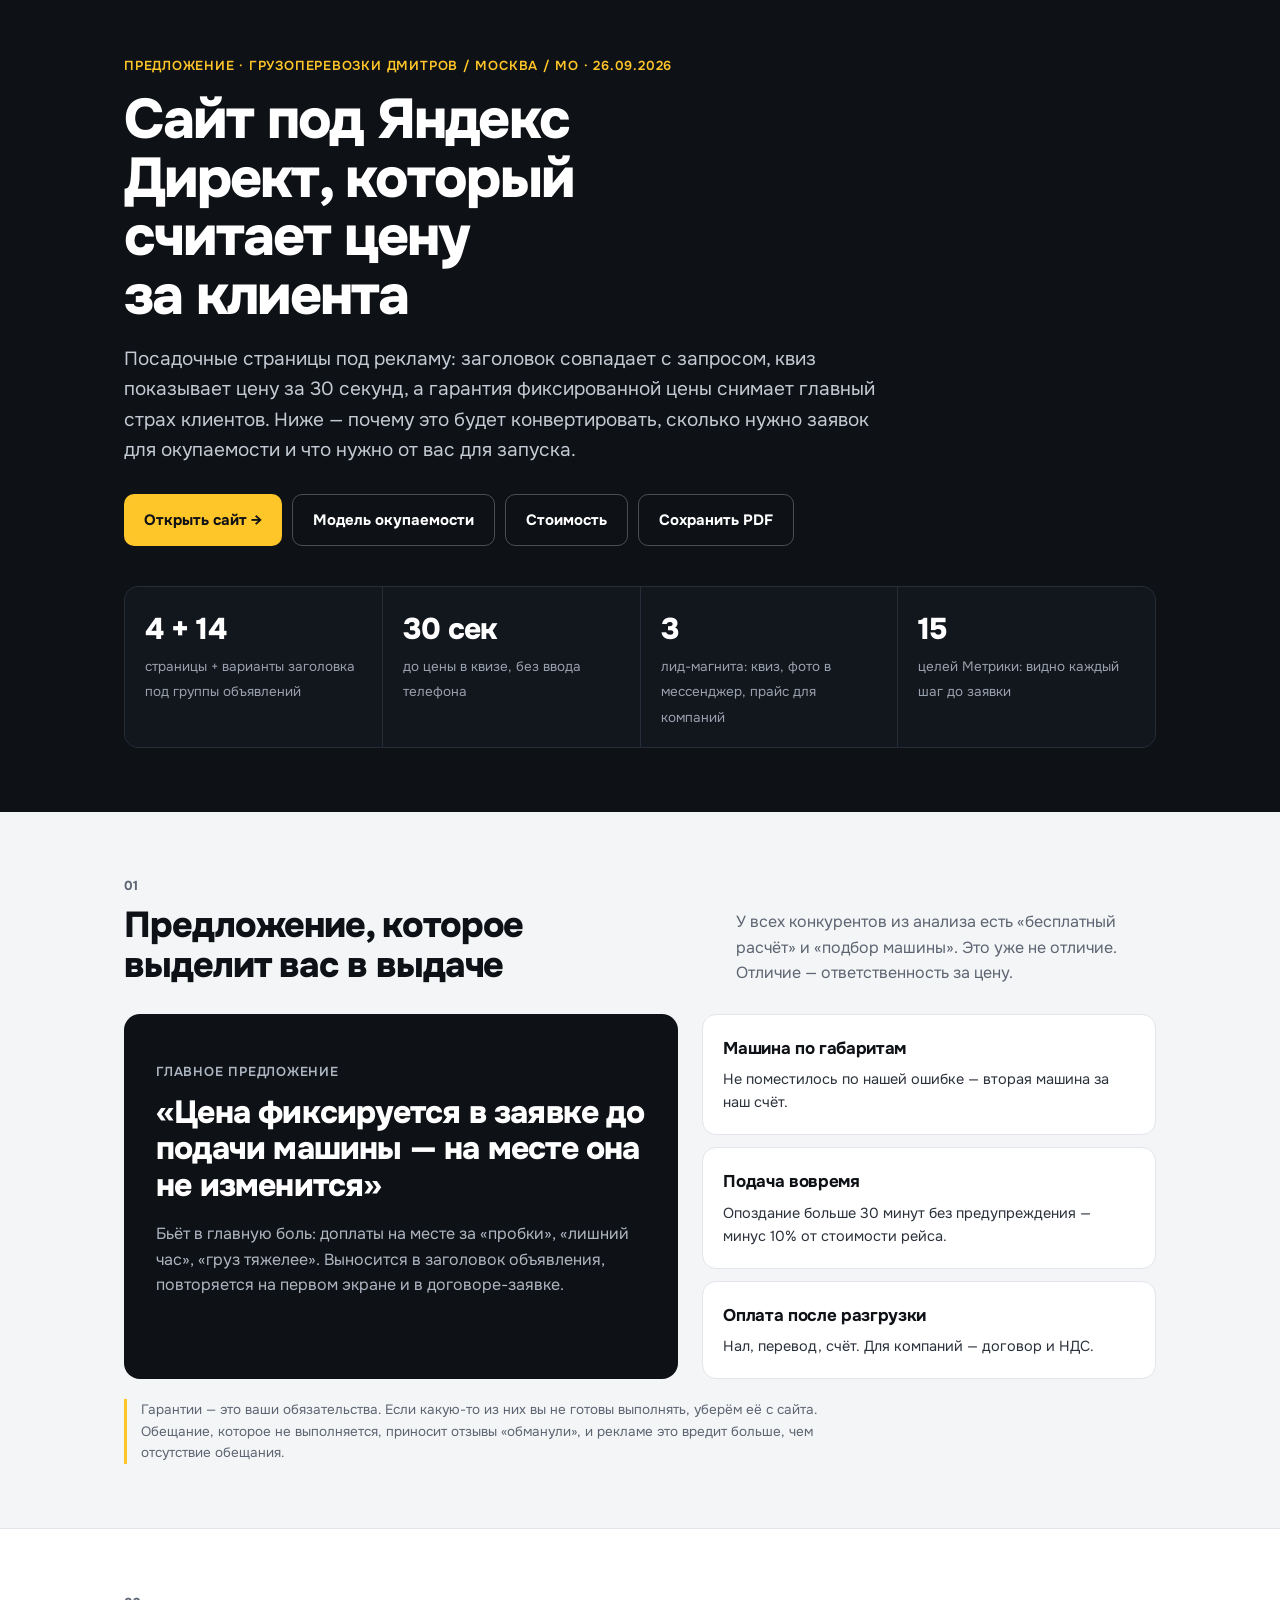
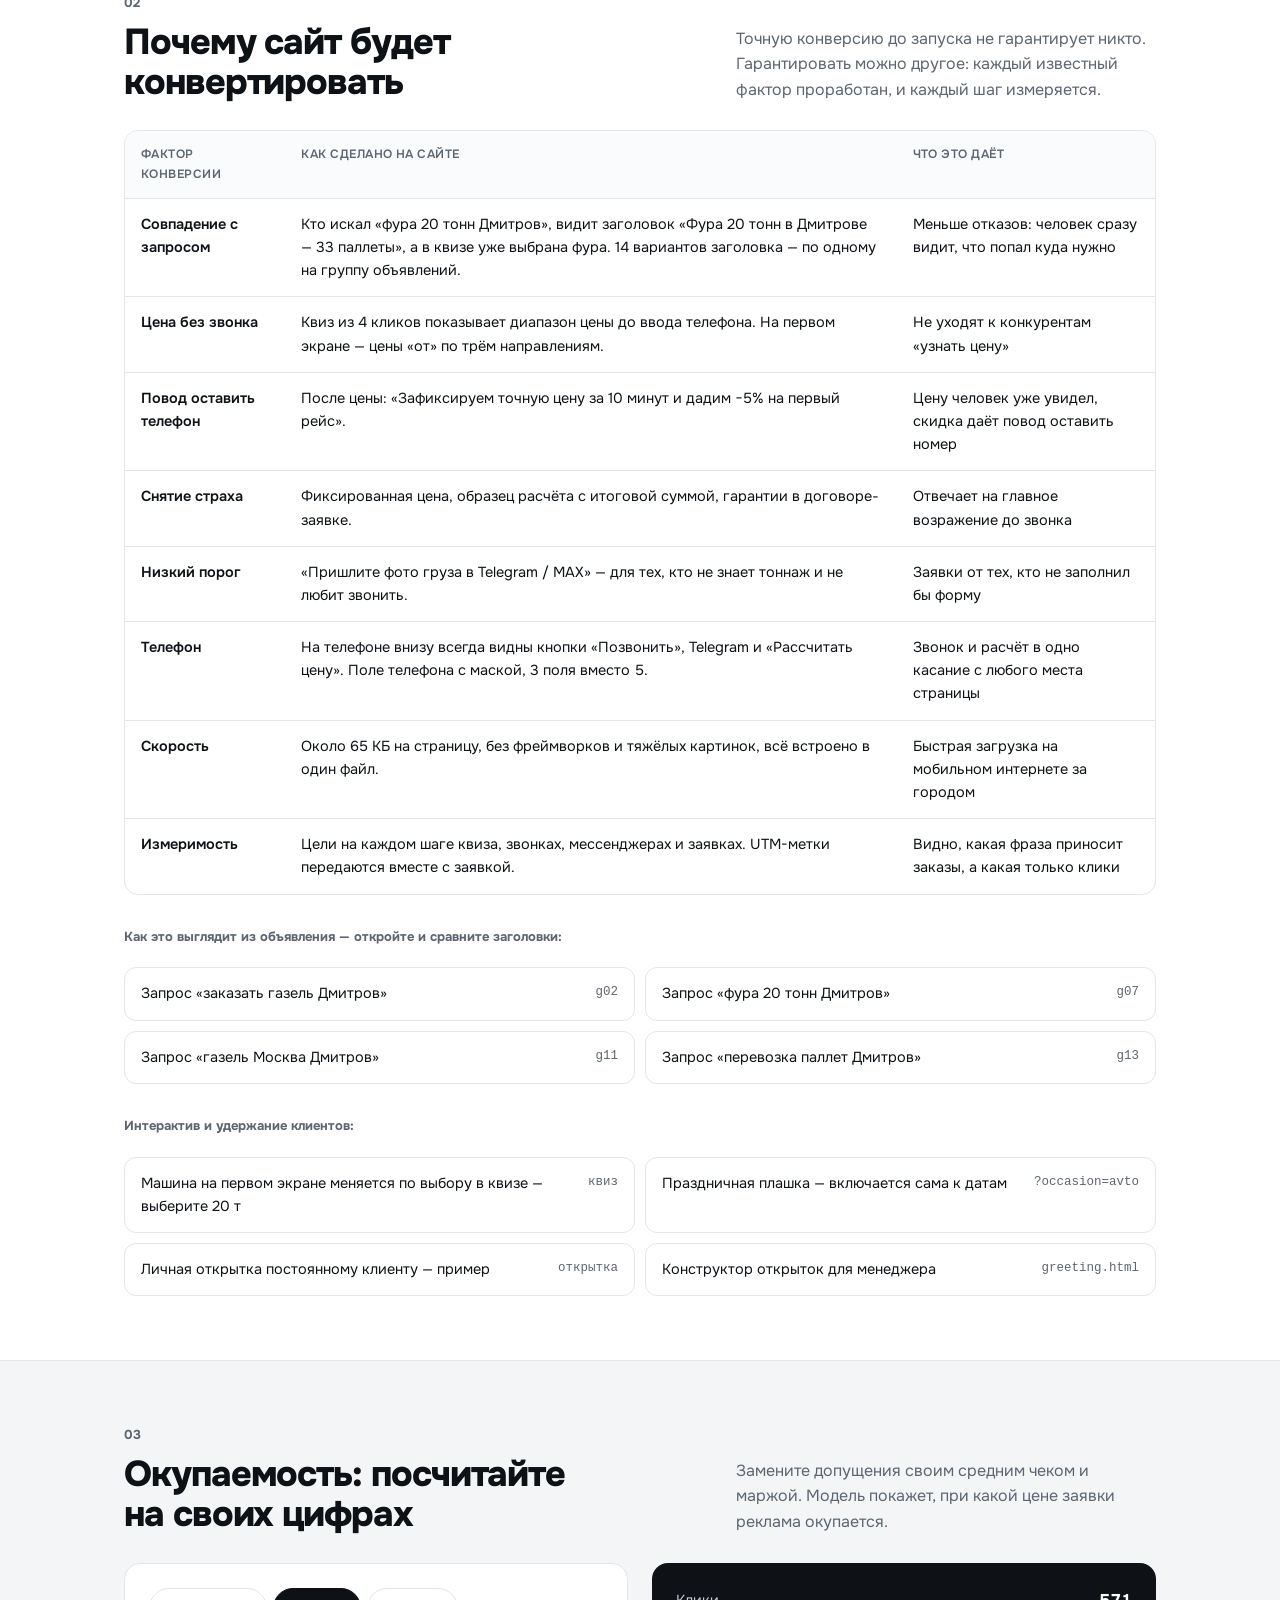
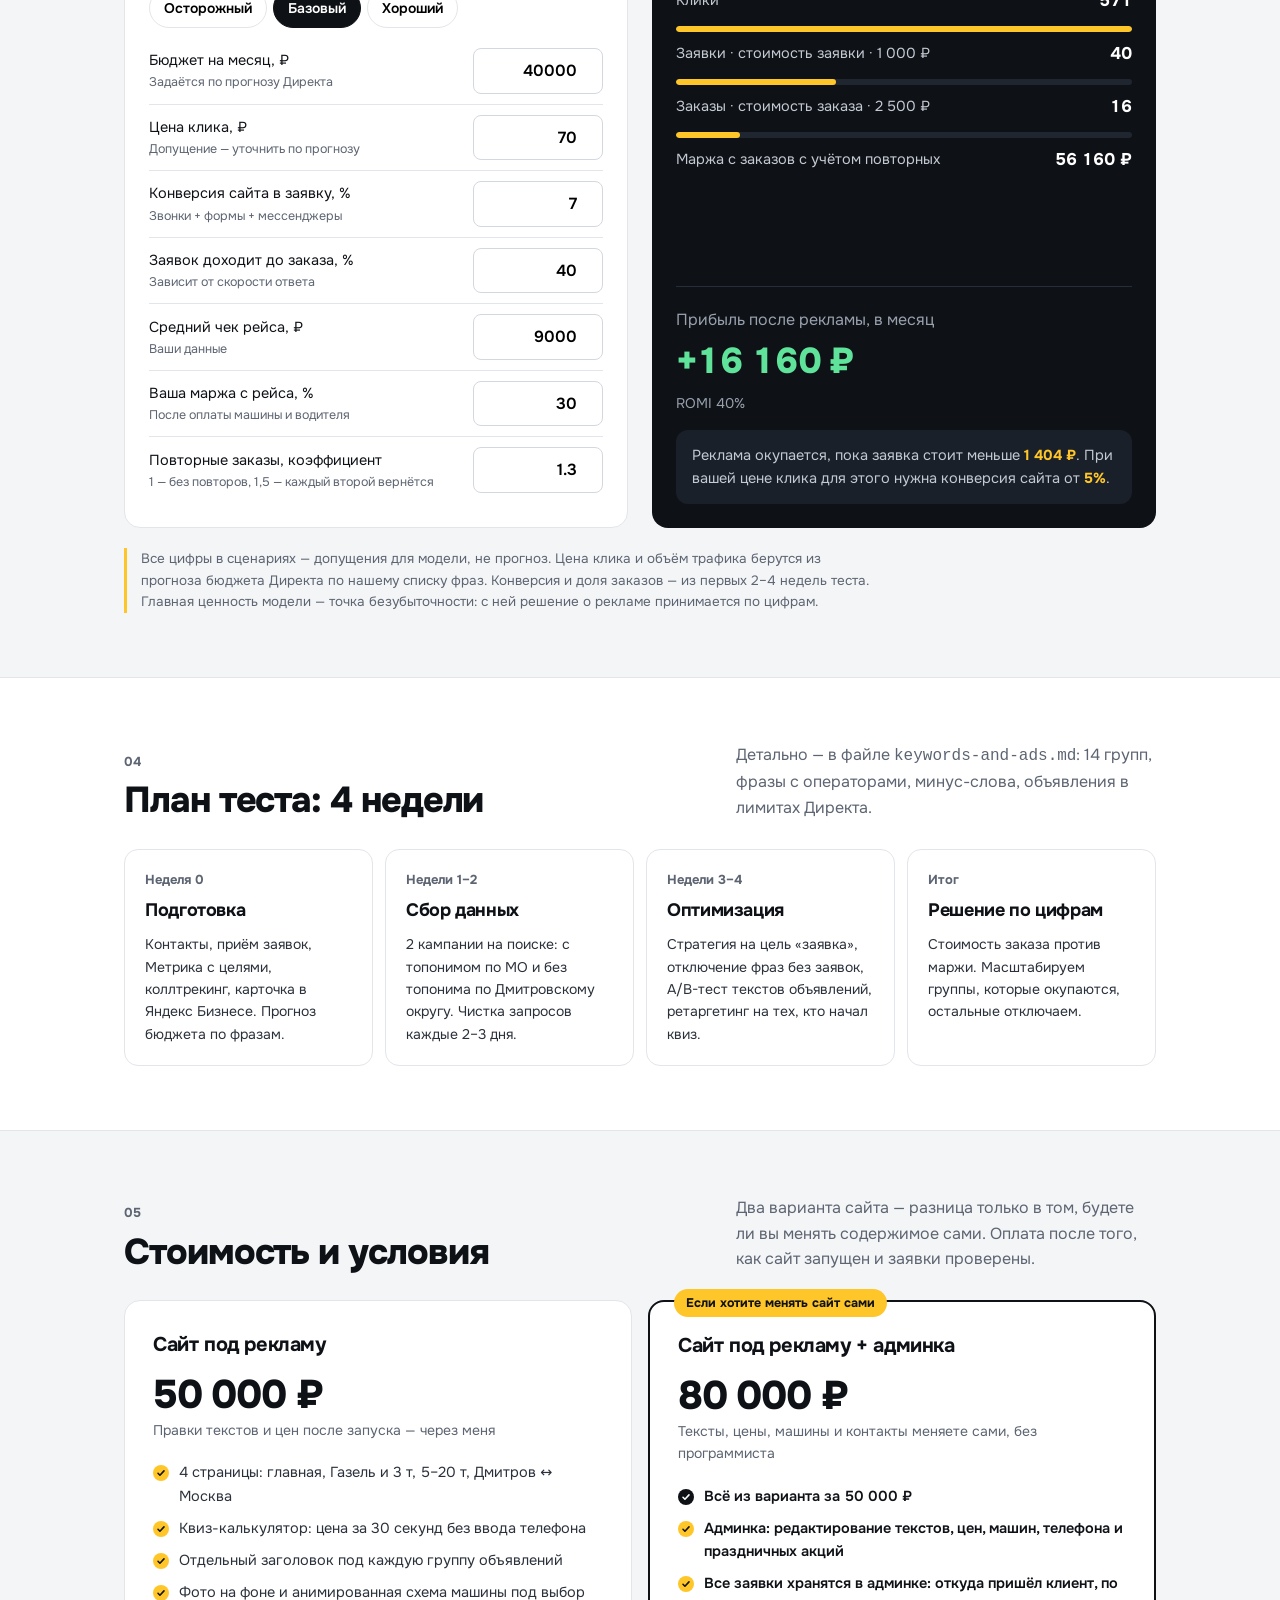
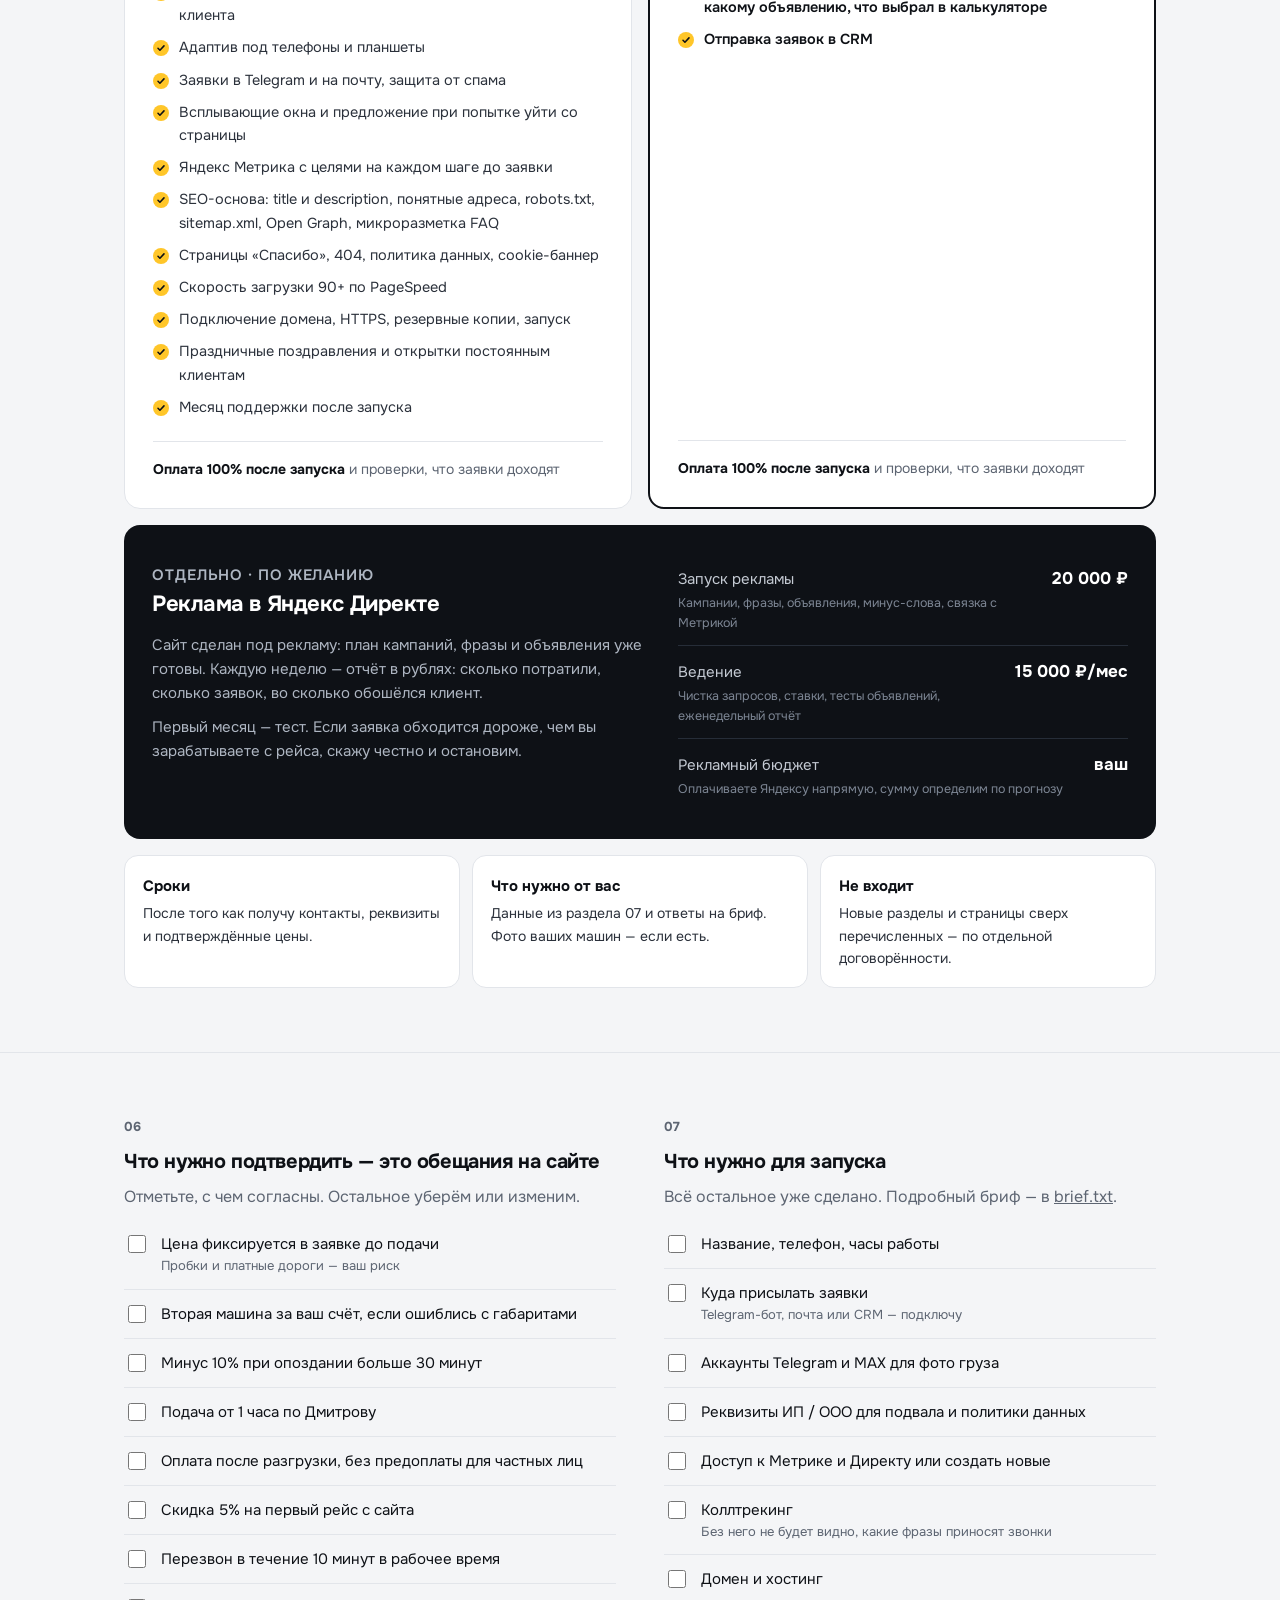
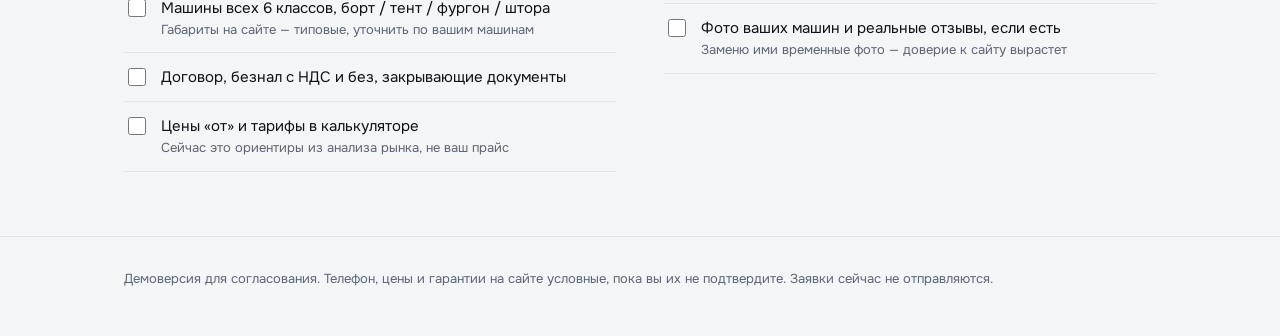
<file: client.html>
<!doctype html>
<html lang="ru">
<head>
<meta charset="utf-8">
<meta name="viewport" content="width=device-width,initial-scale=1">
<title>Предложение по сайту</title>
<meta name="robots" content="noindex">
<link rel="preconnect" href="https://fonts.googleapis.com">
<link rel="preconnect" href="https://fonts.gstatic.com" crossorigin>
<link href="https://fonts.googleapis.com/css2?family=Onest:wght@400;500;600;700;800&display=swap" rel="stylesheet">
<style>
:root{--ink:#0e1116;--ink-2:#2b313b;--muted:#5d6572;--line:#e2e5ea;--bg:#f4f5f7;--surface:#fff;--dark:#0e1116;--dark-line:#262d38;--accent:#ffc629;--ok:#1d9a5b;--err:#c9382c}
*{box-sizing:border-box}
body{margin:0;background:var(--bg);color:var(--ink);font:16px/1.6 "Onest",system-ui,-apple-system,"Segoe UI",Roboto,sans-serif;-webkit-font-smoothing:antialiased}
.wrap{max-width:1080px;margin:0 auto;padding:0 24px}
h1,h2,h3{margin:0;letter-spacing:-.02em;text-wrap:balance}
p{margin:0}
a{color:inherit}
.muted{color:var(--muted)}
.head{background:var(--dark);color:#fff;padding:56px 0 64px}
.label{font-size:13px;font-weight:600;letter-spacing:.06em;text-transform:uppercase;color:var(--accent)}
.head h1{font-size:clamp(34px,5vw,56px);line-height:1.05;font-weight:800;letter-spacing:-.035em;margin-top:14px;max-width:16ch}
.head .lead{font-size:19px;color:#c4cad3;margin-top:18px;max-width:40em}
.actions{display:flex;gap:10px;flex-wrap:wrap;margin-top:28px}
.btn{display:inline-flex;align-items:center;border:0;border-radius:10px;padding:13px 20px;font:inherit;font-weight:700;font-size:15px;text-decoration:none;cursor:pointer}
.btn-accent{background:var(--accent);color:var(--ink)}
.btn-ghost{background:transparent;color:#fff;border:1.5px solid #ffffff40}
.kpis{display:grid;grid-template-columns:repeat(4,1fr);gap:1px;background:var(--dark-line);border:1px solid var(--dark-line);border-radius:14px;overflow:hidden;margin-top:40px}
.kpis div{background:#12161d;padding:18px 20px}
.kpis b{display:block;font-size:30px;font-weight:800;letter-spacing:-.03em;color:#fff}
.kpis span{font-size:13.5px;color:#98a1ae}
section{padding:64px 0;border-bottom:1px solid var(--line)}
section.alt{background:var(--surface)}
.sh{display:flex;justify-content:space-between;align-items:flex-end;gap:32px;margin-bottom:28px}
.sh h2{font-size:clamp(26px,3vw,36px);line-height:1.12;font-weight:800;letter-spacing:-.03em}
.sh p{max-width:420px;color:var(--muted)}
.n{font-size:13px;font-weight:700;color:var(--muted);margin-bottom:8px}
.table{overflow-x:auto;background:var(--surface);border:1px solid var(--line);border-radius:14px}
table{width:100%;border-collapse:collapse;font-size:14.5px}
th,td{text-align:left;vertical-align:top;padding:14px 16px;border-bottom:1px solid var(--line)}
tr:last-child td{border-bottom:0}
th{font-size:12px;text-transform:uppercase;letter-spacing:.04em;color:var(--muted);font-weight:600;background:#fafbfc}
td b{font-weight:600}
.usp{display:grid;grid-template-columns:1.1fr .9fr;gap:24px;align-items:stretch}
.usp-main{background:var(--dark);color:#fff;border-radius:16px;padding:32px}
.usp-main q{display:block;font-size:clamp(24px,2.6vw,32px);font-weight:800;line-height:1.15;letter-spacing:-.025em;quotes:"«" "»";margin-top:12px}
.usp-main p{color:#aeb6c2;margin-top:16px}
.cards{display:grid;gap:12px}
.card{background:var(--surface);border:1px solid var(--line);border-radius:14px;padding:20px}
.card h3{font-size:17px}
.card p{font-size:14.5px;color:var(--ink-2);margin-top:6px}
.links{display:grid;grid-template-columns:repeat(2,1fr);gap:10px;margin-top:20px}
.links a{display:flex;justify-content:space-between;gap:12px;background:var(--surface);border:1px solid var(--line);border-radius:12px;padding:14px 16px;text-decoration:none;font-size:14.5px}
.links a:hover{border-color:var(--ink)}
.links code{font-size:12.5px;color:var(--muted);white-space:nowrap}
/* calculator */
.calc{display:grid;grid-template-columns:1fr 1fr;gap:24px}
.calc-in{background:var(--surface);border:1px solid var(--line);border-radius:16px;padding:24px}
.scen{display:flex;gap:6px;flex-wrap:wrap;margin-bottom:10px}
.scen button{font:inherit;font-size:14px;font-weight:600;padding:8px 14px;border-radius:999px;border:1.5px solid var(--line);background:var(--surface);cursor:pointer}
.scen button[aria-pressed=true]{background:var(--ink);color:#fff;border-color:var(--ink)}
.field{display:grid;grid-template-columns:1fr 130px;align-items:center;gap:12px;padding:10px 0;border-bottom:1px solid var(--line)}
.field:last-child{border-bottom:0}
.field label{font-size:14.5px}
.field small{display:block;font-size:12.5px;color:var(--muted)}
.field input{width:100%;font:inherit;font-weight:600;text-align:right;border:1.5px solid #d3d8df;border-radius:8px;padding:9px 10px}
.field input:focus{outline:none;border-color:var(--ink)}
.calc-out{background:var(--dark);color:#fff;border-radius:16px;padding:24px;display:flex;flex-direction:column}
.funnel{display:grid;gap:8px}
.fl{display:grid;grid-template-columns:1fr auto;align-items:center;gap:12px;font-size:14.5px;color:#c4cad3}
.fl b{color:#fff;font-size:17px;font-variant-numeric:tabular-nums}
.bar{grid-column:1/-1;height:6px;background:#1f2630;border-radius:3px;overflow:hidden}
.bar i{display:block;height:100%;background:var(--accent);border-radius:3px;transition:width .25s}
.result{margin-top:auto;padding-top:20px;border-top:1px solid var(--dark-line)}
.result .big{font-size:36px;font-weight:800;letter-spacing:-.03em;font-variant-numeric:tabular-nums}
.pos{color:#5fe39a}.neg{color:#ff8a7a}
.be{margin-top:14px;background:#1a2029;border-radius:12px;padding:14px 16px;font-size:14.5px;color:#c4cad3}
.be b{color:var(--accent)}
.note{font-size:13.5px;color:var(--muted);border-left:3px solid var(--accent);padding-left:14px;margin-top:20px;max-width:760px}
/* plan */
.plan{display:grid;grid-template-columns:repeat(4,1fr);gap:12px}
.plan div{background:var(--surface);border:1px solid var(--line);border-radius:14px;padding:20px}
.plan b{display:block;font-size:13px;color:var(--muted);font-weight:700}
.plan h3{font-size:18px;margin:6px 0 8px}
.plan p{font-size:14px;color:var(--ink-2)}
.checks label{display:flex;gap:12px;align-items:flex-start;padding:12px 0;border-bottom:1px solid var(--line);font-size:15px;cursor:pointer}
.checks input{width:18px;height:18px;margin-top:3px;flex-shrink:0;accent-color:var(--ink)}
.checks small{display:block;color:var(--muted);font-size:13px}
.two{display:grid;grid-template-columns:1fr 1fr;gap:48px}
.two h3{font-size:20px;margin-bottom:6px}
/* pricing */
.plans{display:grid;grid-template-columns:1fr 1fr;gap:16px;align-items:stretch}
.plan-card{background:var(--surface);border:1px solid var(--line);border-radius:16px;padding:28px;display:flex;flex-direction:column}
.plan-card.featured{border:2px solid var(--ink);position:relative}
.plan-badge{position:absolute;top:-13px;left:24px;background:var(--accent);color:var(--ink);font-size:12.5px;font-weight:700;padding:4px 12px;border-radius:999px}
.plan-card h3{font-size:20px}
.plan-price{font-size:40px;font-weight:800;letter-spacing:-.03em;line-height:1;margin:14px 0 4px}
.plan-sub{font-size:14px;color:var(--muted)}
.plan-card ul{list-style:none;padding:0;margin:20px 0 0;display:grid;gap:9px;align-content:start;font-size:14.5px;flex:1}
.plan-card li{position:relative;padding-left:26px;color:var(--ink-2)}
.plan-card li::before{content:"";position:absolute;left:0;top:4px;width:16px;height:16px;border-radius:50%;background:var(--accent) url("data:image/svg+xml,%3Csvg xmlns='http://www.w3.org/2000/svg' viewBox='0 0 20 20'%3E%3Cpath d='M5 10.5l3.2 3.2L15 6.5' fill='none' stroke='%230e1116' stroke-width='2.6' stroke-linecap='round' stroke-linejoin='round'/%3E%3C/svg%3E") center/12px no-repeat}
.plan-card li.plus{font-weight:600;color:var(--ink)}
.plan-card li.inherit{font-weight:600;color:var(--ink)}
.plan-card li.inherit::before{background:var(--ink) url("data:image/svg+xml,%3Csvg xmlns='http://www.w3.org/2000/svg' viewBox='0 0 20 20'%3E%3Cpath d='M5 10.5l3.2 3.2L15 6.5' fill='none' stroke='%23fff' stroke-width='2.6' stroke-linecap='round' stroke-linejoin='round'/%3E%3C/svg%3E") center/12px no-repeat}
.plan-foot{margin-top:22px;padding-top:16px;border-top:1px solid var(--line);font-size:14px;color:var(--muted)}
.plan-foot b{color:var(--ink)}
.ads{margin-top:16px;background:var(--dark);color:#fff;border-radius:16px;padding:28px;display:grid;grid-template-columns:1.1fr 1fr;gap:32px}
.ads h3{font-size:22px}
.ads p{color:#aeb6c2;margin-top:10px;font-size:15px}
.ads-rows{display:grid;gap:0}
.ads-row{display:flex;justify-content:space-between;align-items:baseline;gap:16px;padding:12px 0;border-bottom:1px solid var(--dark-line);font-size:15px;color:#c4cad3}
.ads-row:last-child{border-bottom:0}
.ads-row b{color:#fff;white-space:nowrap;font-size:17px}
.ads-row small{display:block;font-size:12.5px;color:#7d8694;margin-top:2px}
.terms{display:grid;grid-template-columns:repeat(3,1fr);gap:12px;margin-top:16px}
.terms div{background:var(--surface);border:1px solid var(--line);border-radius:14px;padding:18px;font-size:14px;color:var(--ink-2)}
.terms b{display:block;color:var(--ink);font-size:15px;margin-bottom:4px}
@media(max-width:860px){.plans,.ads,.terms{grid-template-columns:1fr}}
@media print{.ads{background:#fff;color:var(--ink);border:1px solid var(--line)}.ads p,.ads-row,.ads-row b{color:var(--ink)}}
footer{padding:32px 0 48px;font-size:13px;color:var(--muted)}
@media(max-width:860px){
  .kpis,.plan{grid-template-columns:1fr 1fr}
  .usp,.calc,.two{grid-template-columns:1fr}
  .sh{flex-direction:column;align-items:flex-start;gap:10px}
  .links{grid-template-columns:1fr}
}
@media(max-width:560px){
  .wrap{padding:0 16px}
  .head{padding:40px 0 48px}
  section{padding:48px 0}
  .field{grid-template-columns:1fr 110px}
  th,td{padding:12px;min-width:160px}
}
@media print{
  body{background:#fff;font-size:11pt}
  .head{background:#fff;color:var(--ink);padding:0 0 20px}
  .head .lead{color:var(--ink-2)}
  .kpis div{background:#fff}.kpis b{color:var(--ink)}
  .actions,.scen,.checks input{display:none}
  section{padding:24px 0;break-inside:avoid-page}
  .calc-out,.usp-main{background:#fff;color:var(--ink);border:1px solid var(--line)}
  .fl,.fl b,.usp-main p{color:var(--ink)}
  .table{overflow:visible}
}
</style>
</head>
<body>

<header class="head">
  <div class="wrap">
    <p class="label">Предложение · Грузоперевозки Дмитров / Москва / МО · 26.09.2026</p>
    <h1>Сайт под Яндекс Директ, который считает цену за клиента</h1>
    <p class="lead">Посадочные страницы под рекламу: заголовок совпадает с запросом, квиз показывает цену за 30 секунд, а гарантия фиксированной цены снимает главный страх клиентов. Ниже — почему это будет конвертировать, сколько нужно заявок для окупаемости и что нужно от вас для запуска.</p>
    <div class="actions">
      <a class="btn btn-accent" href="index.html">Открыть сайт →</a>
      <a class="btn btn-ghost" href="#roi">Модель окупаемости</a>
      <a class="btn btn-ghost" href="#price">Стоимость</a>
      <button class="btn btn-ghost" type="button" onclick="print()">Сохранить PDF</button>
    </div>
    <div class="kpis">
      <div><b>4 + 14</b><span>страницы + варианты заголовка под группы объявлений</span></div>
      <div><b>30 сек</b><span>до цены в квизе, без ввода телефона</span></div>
      <div><b>3</b><span>лид-магнита: квиз, фото в мессенджер, прайс для компаний</span></div>
      <div><b>15</b><span>целей Метрики: видно каждый шаг до заявки</span></div>
    </div>
  </div>
</header>

<section>
  <div class="wrap">
    <div class="sh"><div><p class="n">01</p><h2>Предложение, которое выделит вас в выдаче</h2></div><p>У всех конкурентов из анализа есть «бесплатный расчёт» и «подбор машины». Это уже не отличие. Отличие — ответственность за цену.</p></div>
    <div class="usp">
      <div class="usp-main">
        <p class="label">Главное предложение</p>
        <q>Цена фиксируется в заявке до подачи машины — на месте она не изменится</q>
        <p>Бьёт в главную боль: доплаты на месте за «пробки», «лишний час», «груз тяжелее». Выносится в заголовок объявления, повторяется на первом экране и в договоре-заявке.</p>
      </div>
      <div class="cards">
        <div class="card"><h3>Машина по габаритам</h3><p>Не поместилось по нашей ошибке — вторая машина за наш счёт.</p></div>
        <div class="card"><h3>Подача вовремя</h3><p>Опоздание больше 30 минут без предупреждения — минус 10% от стоимости рейса.</p></div>
        <div class="card"><h3>Оплата после разгрузки</h3><p>Нал, перевод, счёт. Для компаний — договор и НДС.</p></div>
      </div>
    </div>
    <p class="note">Гарантии — это ваши обязательства. Если какую-то из них вы не готовы выполнять, уберём её с сайта. Обещание, которое не выполняется, приносит отзывы «обманули», и рекламе это вредит больше, чем отсутствие обещания.</p>
  </div>
</section>

<section class="alt">
  <div class="wrap">
    <div class="sh"><div><p class="n">02</p><h2>Почему сайт будет конвертировать</h2></div><p>Точную конверсию до запуска не гарантирует никто. Гарантировать можно другое: каждый известный фактор проработан, и каждый шаг измеряется.</p></div>
    <div class="table"><table>
      <thead><tr><th>Фактор конверсии</th><th>Как сделано на сайте</th><th>Что это даёт</th></tr></thead>
      <tbody>
        <tr><td><b>Совпадение с запросом</b></td><td>Кто искал «фура 20 тонн Дмитров», видит заголовок «Фура 20 тонн в Дмитрове — 33 паллеты», а в квизе уже выбрана фура. 14 вариантов заголовка — по одному на группу объявлений.</td><td>Меньше отказов: человек сразу видит, что попал куда нужно</td></tr>
        <tr><td><b>Цена без звонка</b></td><td>Квиз из 4 кликов показывает диапазон цены до ввода телефона. На первом экране — цены «от» по трём направлениям.</td><td>Не уходят к конкурентам «узнать цену»</td></tr>
        <tr><td><b>Повод оставить телефон</b></td><td>После цены: «Зафиксируем точную цену за 10 минут и дадим −5% на первый рейс».</td><td>Цену человек уже увидел, скидка даёт повод оставить номер</td></tr>
        <tr><td><b>Снятие страха</b></td><td>Фиксированная цена, образец расчёта с итоговой суммой, гарантии в договоре-заявке.</td><td>Отвечает на главное возражение до звонка</td></tr>
        <tr><td><b>Низкий порог</b></td><td>«Пришлите фото груза в Telegram / MAX» — для тех, кто не знает тоннаж и не любит звонить.</td><td>Заявки от тех, кто не заполнил бы форму</td></tr>
        <tr><td><b>Телефон</b></td><td>На телефоне внизу всегда видны кнопки «Позвонить», Telegram и «Рассчитать цену». Поле телефона с маской, 3 поля вместо 5.</td><td>Звонок и расчёт в одно касание с любого места страницы</td></tr>
        <tr><td><b>Скорость</b></td><td>Около 65 КБ на страницу, без фреймворков и тяжёлых картинок, всё встроено в один файл.</td><td>Быстрая загрузка на мобильном интернете за городом</td></tr>
        <tr><td><b>Измеримость</b></td><td>Цели на каждом шаге квиза, звонках, мессенджерах и заявках. UTM-метки передаются вместе с заявкой.</td><td>Видно, какая фраза приносит заказы, а какая только клики</td></tr>
      </tbody>
    </table></div>
    <p class="n" style="margin-top:32px">Как это выглядит из объявления — откройте и сравните заголовки:</p>
    <div class="links">
      <a href="gazel.html?utm_content=g02">Запрос «заказать газель Дмитров» <code>g02</code></a>
      <a href="gruzovye.html?utm_content=g07">Запрос «фура 20 тонн Дмитров» <code>g07</code></a>
      <a href="dmitrov-moskva.html?utm_content=g11">Запрос «газель Москва Дмитров» <code>g11</code></a>
      <a href="gruzovye.html?utm_content=g13">Запрос «перевозка паллет Дмитров» <code>g13</code></a>
    </div>
    <p class="n" style="margin-top:32px">Интерактив и удержание клиентов:</p>
    <div class="links">
      <a href="index.html">Машина на первом экране меняется по выбору в квизе — выберите 20 т <code>квиз</code></a>
      <a href="index.html?occasion=avto">Праздничная плашка — включается сама к датам <code>?occasion=avto</code></a>
      <a href="greeting.html?h=avto&amp;to=%D0%A1%D0%B5%D1%80%D0%B3%D0%B5%D0%B9%20%D0%9F%D0%B5%D1%82%D1%80%D0%BE%D0%B2%D0%B8%D1%87&amp;co=%D0%9E%D0%9E%D0%9E%20%C2%AB%D0%A1%D1%82%D1%80%D0%BE%D0%B9%D0%B4%D0%BE%D0%BC%C2%BB&amp;since=2024&amp;trips=24&amp;tons=86&amp;km=3100&amp;gift=10&amp;until=30%20%D0%BD%D0%BE%D1%8F%D0%B1%D1%80%D1%8F">Личная открытка постоянному клиенту — пример <code>открытка</code></a>
      <a href="greeting.html">Конструктор открыток для менеджера <code>greeting.html</code></a>
    </div>
  </div>
</section>

<section id="roi">
  <div class="wrap">
    <div class="sh"><div><p class="n">03</p><h2>Окупаемость: посчитайте на своих цифрах</h2></div><p>Замените допущения своим средним чеком и маржой. Модель покажет, при какой цене заявки реклама окупается.</p></div>
    <div class="calc">
      <div class="calc-in">
        <div class="scen" role="group" aria-label="Сценарий">
          <button type="button" data-s="low">Осторожный</button>
          <button type="button" data-s="base" aria-pressed="true">Базовый</button>
          <button type="button" data-s="high">Хороший</button>
        </div>
        <div class="field"><label for="budget">Бюджет на месяц, ₽<small>Задаётся по прогнозу Директа</small></label><input id="budget" type="number" min="0" step="1000"></div>
        <div class="field"><label for="cpc">Цена клика, ₽<small>Допущение — уточнить по прогнозу</small></label><input id="cpc" type="number" min="1" step="5"></div>
        <div class="field"><label for="cr">Конверсия сайта в заявку, %<small>Звонки + формы + мессенджеры</small></label><input id="cr" type="number" min="0" max="100" step="0.5"></div>
        <div class="field"><label for="close">Заявок доходит до заказа, %<small>Зависит от скорости ответа</small></label><input id="close" type="number" min="0" max="100" step="5"></div>
        <div class="field"><label for="check">Средний чек рейса, ₽<small>Ваши данные</small></label><input id="check" type="number" min="0" step="500"></div>
        <div class="field"><label for="margin">Ваша маржа с рейса, %<small>После оплаты машины и водителя</small></label><input id="margin" type="number" min="0" max="100" step="1"></div>
        <div class="field"><label for="ltv">Повторные заказы, коэффициент<small>1 — без повторов, 1,5 — каждый второй вернётся</small></label><input id="ltv" type="number" min="1" max="5" step="0.1"></div>
      </div>
      <div class="calc-out" aria-live="polite">
        <div class="funnel">
          <div class="fl"><span>Клики</span><b id="o-clicks"></b><div class="bar"><i style="width:100%"></i></div></div>
          <div class="fl"><span>Заявки · стоимость заявки <span id="o-cpl"></span></span><b id="o-leads"></b><div class="bar"><i id="b-leads"></i></div></div>
          <div class="fl"><span>Заказы · стоимость заказа <span id="o-cpo"></span></span><b id="o-orders"></b><div class="bar"><i id="b-orders"></i></div></div>
          <div class="fl"><span>Маржа с заказов с учётом повторных</span><b id="o-gp"></b></div>
        </div>
        <div class="result">
          <span class="muted" style="color:#98a1ae">Прибыль после рекламы, в месяц</span>
          <div class="big" id="o-profit"></div>
          <span id="o-romi" style="color:#98a1ae;font-size:14px"></span>
          <div class="be">Реклама окупается, пока заявка стоит меньше <b id="o-becpl"></b>. При вашей цене клика для этого нужна конверсия сайта от <b id="o-becr"></b>.</div>
        </div>
      </div>
    </div>
    <p class="note">Все цифры в сценариях — допущения для модели, не прогноз. Цена клика и объём трафика берутся из прогноза бюджета Директа по нашему списку фраз. Конверсия и доля заказов — из первых 2–4 недель теста. Главная ценность модели — точка безубыточности: с ней решение о рекламе принимается по цифрам.</p>
  </div>
</section>

<section class="alt">
  <div class="wrap">
    <div class="sh"><div><p class="n">04</p><h2>План теста: 4 недели</h2></div><p>Детально — в файле <code>keywords-and-ads.md</code>: 14 групп, фразы с операторами, минус-слова, объявления в лимитах Директа.</p></div>
    <div class="plan">
      <div><b>Неделя 0</b><h3>Подготовка</h3><p>Контакты, приём заявок, Метрика с целями, коллтрекинг, карточка в Яндекс Бизнесе. Прогноз бюджета по фразам.</p></div>
      <div><b>Недели 1–2</b><h3>Сбор данных</h3><p>2 кампании на поиске: с топонимом по МО и без топонима по Дмитровскому округу. Чистка запросов каждые 2–3 дня.</p></div>
      <div><b>Недели 3–4</b><h3>Оптимизация</h3><p>Стратегия на цель «заявка», отключение фраз без заявок, A/B-тест текстов объявлений, ретаргетинг на тех, кто начал квиз.</p></div>
      <div><b>Итог</b><h3>Решение по цифрам</h3><p>Стоимость заказа против маржи. Масштабируем группы, которые окупаются, остальные отключаем.</p></div>
    </div>
  </div>
</section>

<section id="price">
  <div class="wrap">
    <div class="sh"><div><p class="n">05</p><h2>Стоимость и условия</h2></div><p>Два варианта сайта — разница только в том, будете ли вы менять содержимое сами. Оплата после того, как сайт запущен и заявки проверены.</p></div>
    <div class="plans">
      <div class="plan-card">
        <h3>Сайт под рекламу</h3>
        <p class="plan-price">50 000 ₽</p>
        <p class="plan-sub">Правки текстов и цен после запуска — через меня</p>
        <ul>
          <li>4 страницы: главная, Газель и 3 т, 5–20 т, Дмитров ↔ Москва</li>
          <li>Квиз-калькулятор: цена за 30 секунд без ввода телефона</li>
          <li>Отдельный заголовок под каждую группу объявлений</li>
          <li>Фото на фоне и анимированная схема машины под выбор клиента</li>
          <li>Адаптив под телефоны и планшеты</li>
          <li>Заявки в Telegram и на почту, защита от спама</li>
          <li>Всплывающие окна и предложение при попытке уйти со страницы</li>
          <li>Яндекс Метрика с целями на каждом шаге до заявки</li>
          <li>SEO-основа: title и description, понятные адреса, robots.txt, sitemap.xml, Open Graph, микроразметка FAQ</li>
          <li>Страницы «Спасибо», 404, политика данных, cookie-баннер</li>
          <li>Скорость загрузки 90+ по PageSpeed</li>
          <li>Подключение домена, HTTPS, резервные копии, запуск</li>
          <li>Праздничные поздравления и открытки постоянным клиентам</li>
          <li>Месяц поддержки после запуска</li>
        </ul>
        <div class="plan-foot"><b>Оплата 100% после запуска</b> и проверки, что заявки доходят</div>
      </div>
      <div class="plan-card featured">
        <span class="plan-badge">Если хотите менять сайт сами</span>
        <h3>Сайт под рекламу + админка</h3>
        <p class="plan-price">80 000 ₽</p>
        <p class="plan-sub">Тексты, цены, машины и контакты меняете сами, без программиста</p>
        <ul>
          <li class="inherit">Всё из варианта за 50 000 ₽</li>
          <li class="plus">Админка: редактирование текстов, цен, машин, телефона и праздничных акций</li>
          <li class="plus">Все заявки хранятся в админке: откуда пришёл клиент, по какому объявлению, что выбрал в калькуляторе</li>
          <li class="plus">Отправка заявок в CRM</li>
        </ul>
        <div class="plan-foot"><b>Оплата 100% после запуска</b> и проверки, что заявки доходят</div>
      </div>
    </div>

    <div class="ads">
      <div>
        <p class="label">Отдельно · по желанию</p>
        <h3>Реклама в Яндекс Директе</h3>
        <p>Сайт сделан под рекламу: план кампаний, фразы и объявления уже готовы. Каждую неделю — отчёт в рублях: сколько потратили, сколько заявок, во сколько обошёлся клиент.</p>
        <p>Первый месяц — тест. Если заявка обходится дороже, чем вы зарабатываете с рейса, скажу честно и остановим.</p>
      </div>
      <div class="ads-rows">
        <div class="ads-row"><span>Запуск рекламы<small>Кампании, фразы, объявления, минус-слова, связка с Метрикой</small></span><b>20 000 ₽</b></div>
        <div class="ads-row"><span>Ведение<small>Чистка запросов, ставки, тесты объявлений, еженедельный отчёт</small></span><b>15 000 ₽/мес</b></div>
        <div class="ads-row"><span>Рекламный бюджет<small>Оплачиваете Яндексу напрямую, сумму определим по прогнозу</small></span><b>ваш</b></div>
      </div>
    </div>

    <div class="terms">
      <div><b>Сроки</b>После того как получу контакты, реквизиты и подтверждённые цены.</div>
      <div><b>Что нужно от вас</b>Данные из раздела 07 и ответы на бриф. Фото ваших машин — если есть.</div>
      <div><b>Не входит</b>Новые разделы и страницы сверх перечисленных — по отдельной договорённости.</div>
    </div>
  </div>
</section>

<section>
  <div class="wrap two">
    <div>
      <p class="n">06</p>
      <h3>Что нужно подтвердить — это обещания на сайте</h3>
      <p class="muted" style="margin-bottom:10px">Отметьте, с чем согласны. Остальное уберём или изменим.</p>
      <div class="checks">
        <label><input type="checkbox"><span>Цена фиксируется в заявке до подачи<small>Пробки и платные дороги — ваш риск</small></span></label>
        <label><input type="checkbox"><span>Вторая машина за ваш счёт, если ошиблись с габаритами</span></label>
        <label><input type="checkbox"><span>Минус 10% при опоздании больше 30 минут</span></label>
        <label><input type="checkbox"><span>Подача от 1 часа по Дмитрову</span></label>
        <label><input type="checkbox"><span>Оплата после разгрузки, без предоплаты для частных лиц</span></label>
        <label><input type="checkbox"><span>Скидка 5% на первый рейс с сайта</span></label>
        <label><input type="checkbox"><span>Перезвон в течение 10 минут в рабочее время</span></label>
        <label><input type="checkbox"><span>Машины всех 6 классов, борт / тент / фургон / штора<small>Габариты на сайте — типовые, уточнить по вашим машинам</small></span></label>
        <label><input type="checkbox"><span>Договор, безнал с НДС и без, закрывающие документы</span></label>
        <label><input type="checkbox"><span>Цены «от» и тарифы в калькуляторе<small>Сейчас это ориентиры из анализа рынка, не ваш прайс</small></span></label>
      </div>
    </div>
    <div>
      <p class="n">07</p>
      <h3>Что нужно для запуска</h3>
      <p class="muted" style="margin-bottom:10px">Всё остальное уже сделано. Подробный бриф — в <a href="brief.txt">brief.txt</a>.</p>
      <div class="checks">
        <label><input type="checkbox"><span>Название, телефон, часы работы</span></label>
        <label><input type="checkbox"><span>Куда присылать заявки<small>Telegram-бот, почта или CRM — подключу</small></span></label>
        <label><input type="checkbox"><span>Аккаунты Telegram и MAX для фото груза</span></label>
        <label><input type="checkbox"><span>Реквизиты ИП / ООО для подвала и политики данных</span></label>
        <label><input type="checkbox"><span>Доступ к Метрике и Директу или создать новые</span></label>
        <label><input type="checkbox"><span>Коллтрекинг<small>Без него не будет видно, какие фразы приносят звонки</small></span></label>
        <label><input type="checkbox"><span>Домен и хостинг</span></label>
        <label><input type="checkbox"><span>Фото ваших машин и реальные отзывы, если есть<small>Заменю ими временные фото — доверие к сайту вырастет</small></span></label>
      </div>
    </div>
  </div>
</section>

<footer><div class="wrap">Демоверсия для согласования. Телефон, цены и гарантии на сайте условные, пока вы их не подтвердите. Заявки сейчас не отправляются.</div></footer>

<script>
(() => {
  const S = {
    low:  { budget: 40000, cpc: 90, cr: 4,  close: 30, check: 9000, margin: 25, ltv: 1 },
    base: { budget: 40000, cpc: 70, cr: 7,  close: 40, check: 9000, margin: 30, ltv: 1.3 },
    high: { budget: 40000, cpc: 55, cr: 10, close: 50, check: 9000, margin: 30, ltv: 1.5 }
  };
  const ids = Object.keys(S.base);
  const $ = id => document.getElementById(id);
  const fmt = n => new Intl.NumberFormat('ru-RU', { maximumFractionDigits: 0 }).format(n);
  const rub = n => fmt(n) + ' ₽';
  function set(s) {
    ids.forEach(k => { $(k).value = S[s][k]; });
    document.querySelectorAll('[data-s]').forEach(b => b.setAttribute('aria-pressed', String(b.dataset.s === s)));
    calc();
  }
  function calc() {
    const v = Object.fromEntries(ids.map(k => [k, Math.max(0, parseFloat($(k).value) || 0)]));
    const clicks = v.cpc ? v.budget / v.cpc : 0;
    const leads = clicks * v.cr / 100;
    const orders = leads * v.close / 100;
    const gp = orders * v.check * v.margin / 100 * v.ltv;
    const profit = gp - v.budget;
    const beCpl = v.check * v.margin / 100 * v.close / 100 * v.ltv;
    $('o-clicks').textContent = fmt(clicks);
    $('o-leads').textContent = fmt(leads);
    $('o-orders').textContent = fmt(orders);
    $('o-cpl').textContent = leads ? '· ' + rub(v.budget / leads) : '';
    $('o-cpo').textContent = orders ? '· ' + rub(v.budget / orders) : '';
    $('o-gp').textContent = rub(gp);
    $('b-leads').style.width = Math.min(100, clicks ? leads / clicks * 100 * 5 : 0) + '%';
    $('b-orders').style.width = Math.min(100, clicks ? orders / clicks * 100 * 5 : 0) + '%';
    const p = $('o-profit');
    p.textContent = (profit >= 0 ? '+' : '−') + rub(Math.abs(profit));
    p.className = 'big ' + (profit >= 0 ? 'pos' : 'neg');
    $('o-romi').textContent = v.budget ? 'ROMI ' + fmt(profit / v.budget * 100) + '%' : '';
    $('o-becpl').textContent = rub(beCpl);
    $('o-becr').textContent = beCpl ? (v.cpc / beCpl * 100).toLocaleString('ru-RU', { maximumFractionDigits: 1 }) + '%' : '—';
  }
  document.querySelectorAll('[data-s]').forEach(b => b.addEventListener('click', () => set(b.dataset.s)));
  ids.forEach(k => $(k).addEventListener('input', () => {
    document.querySelectorAll('[data-s]').forEach(b => b.setAttribute('aria-pressed', 'false'));
    calc();
  }));
  set('base');
})();
</script>
</body>
</html>
</file>
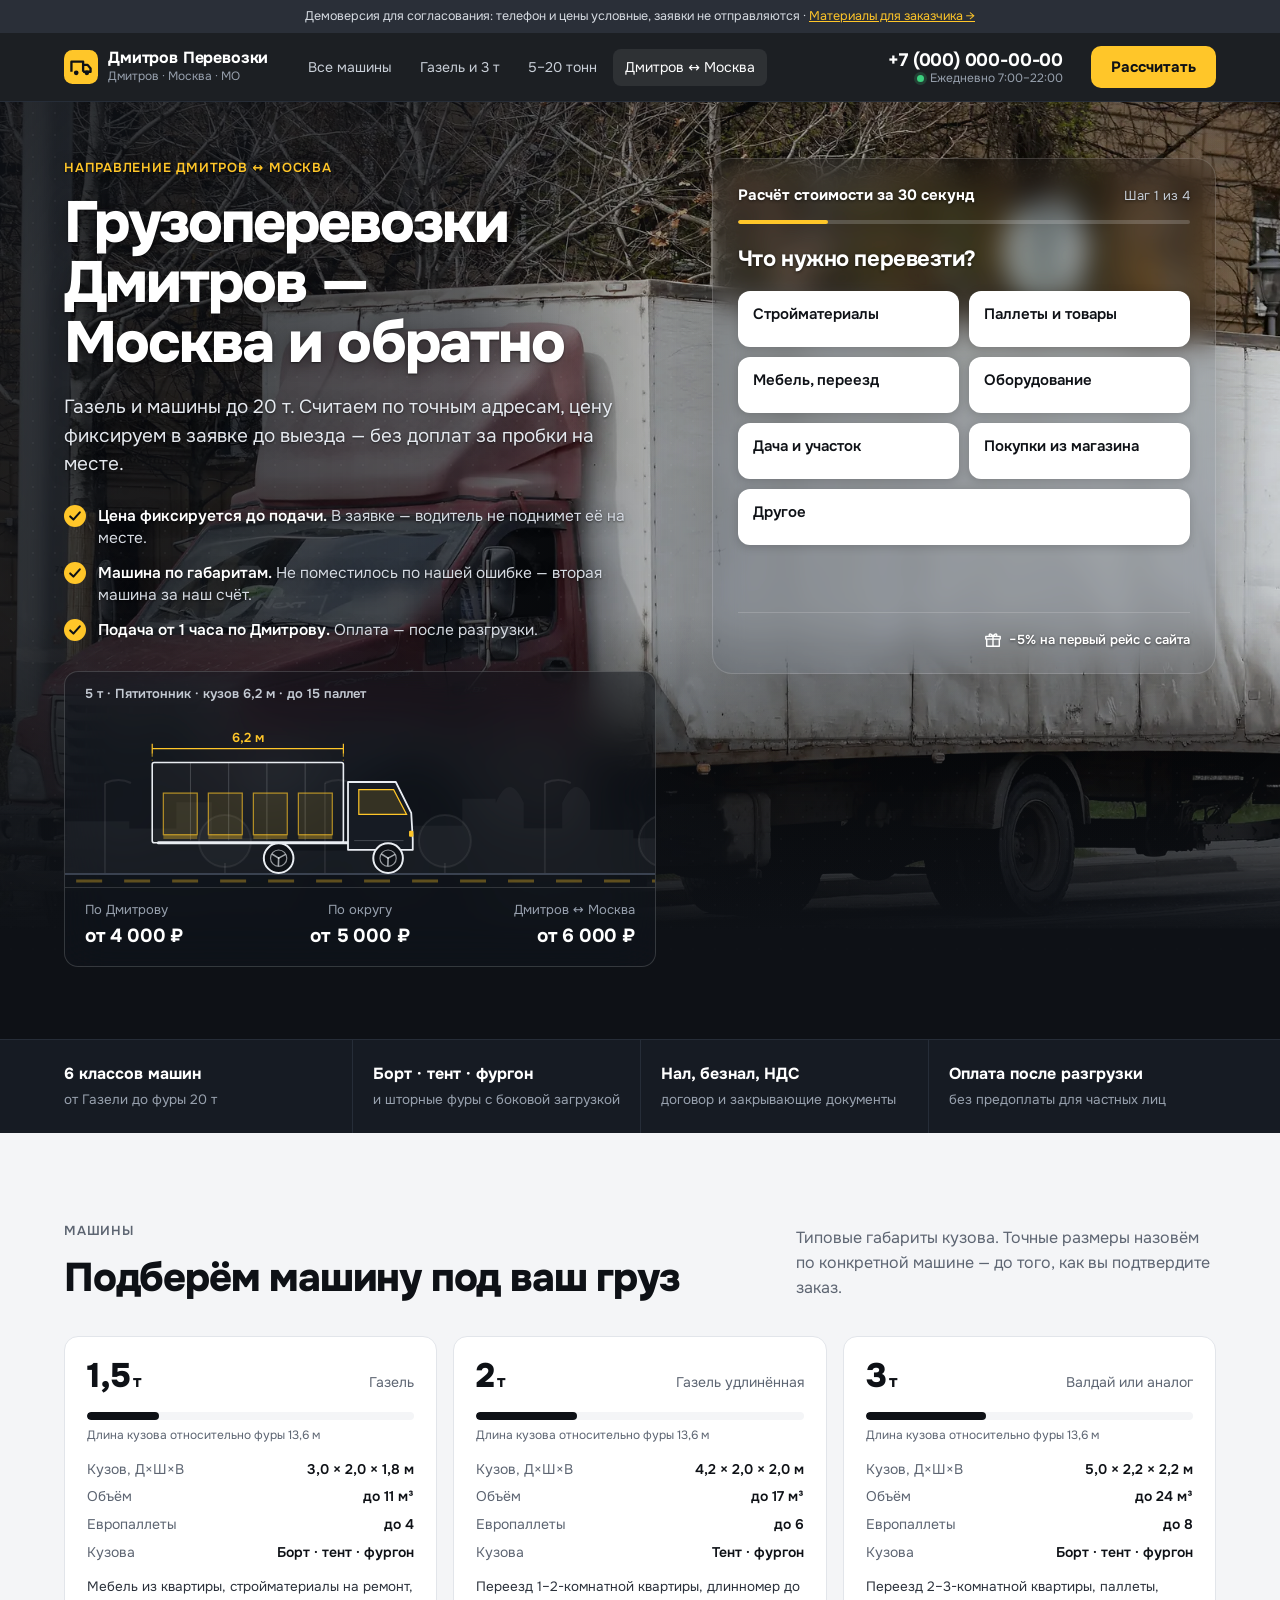
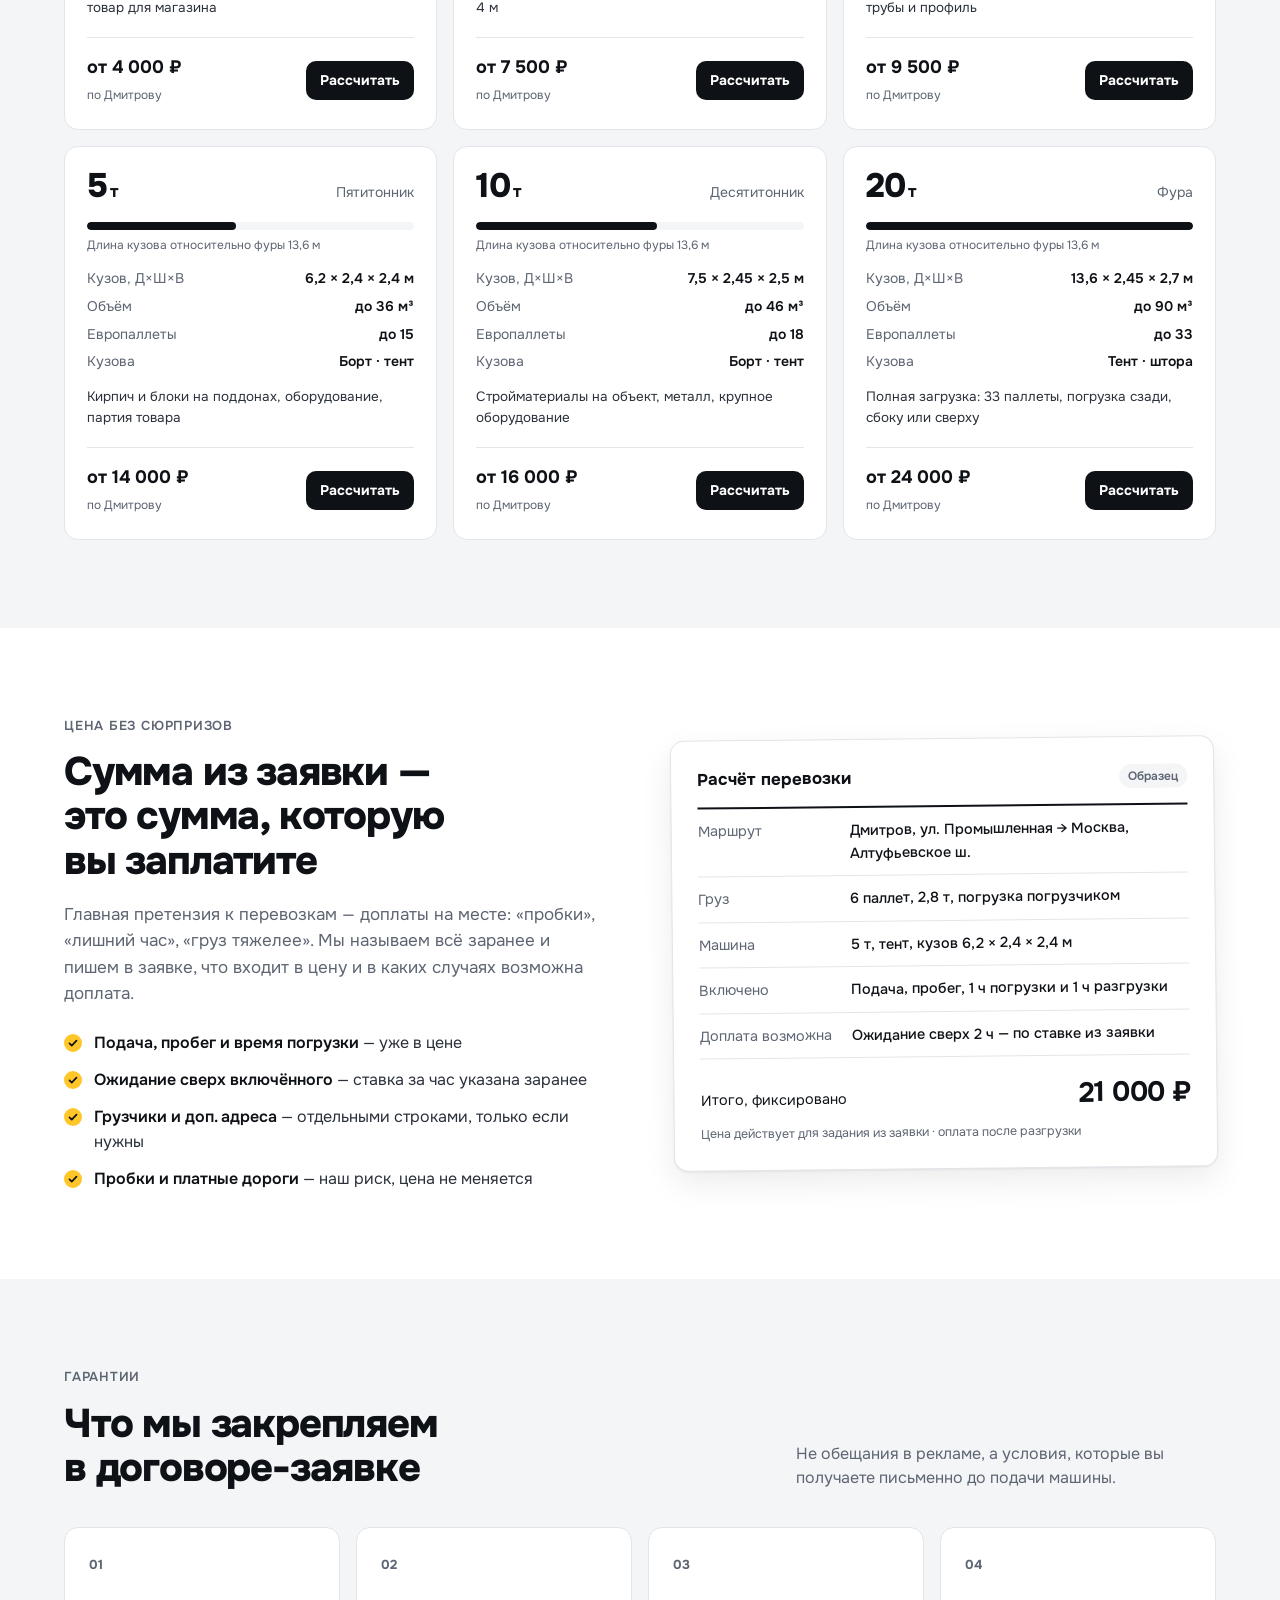
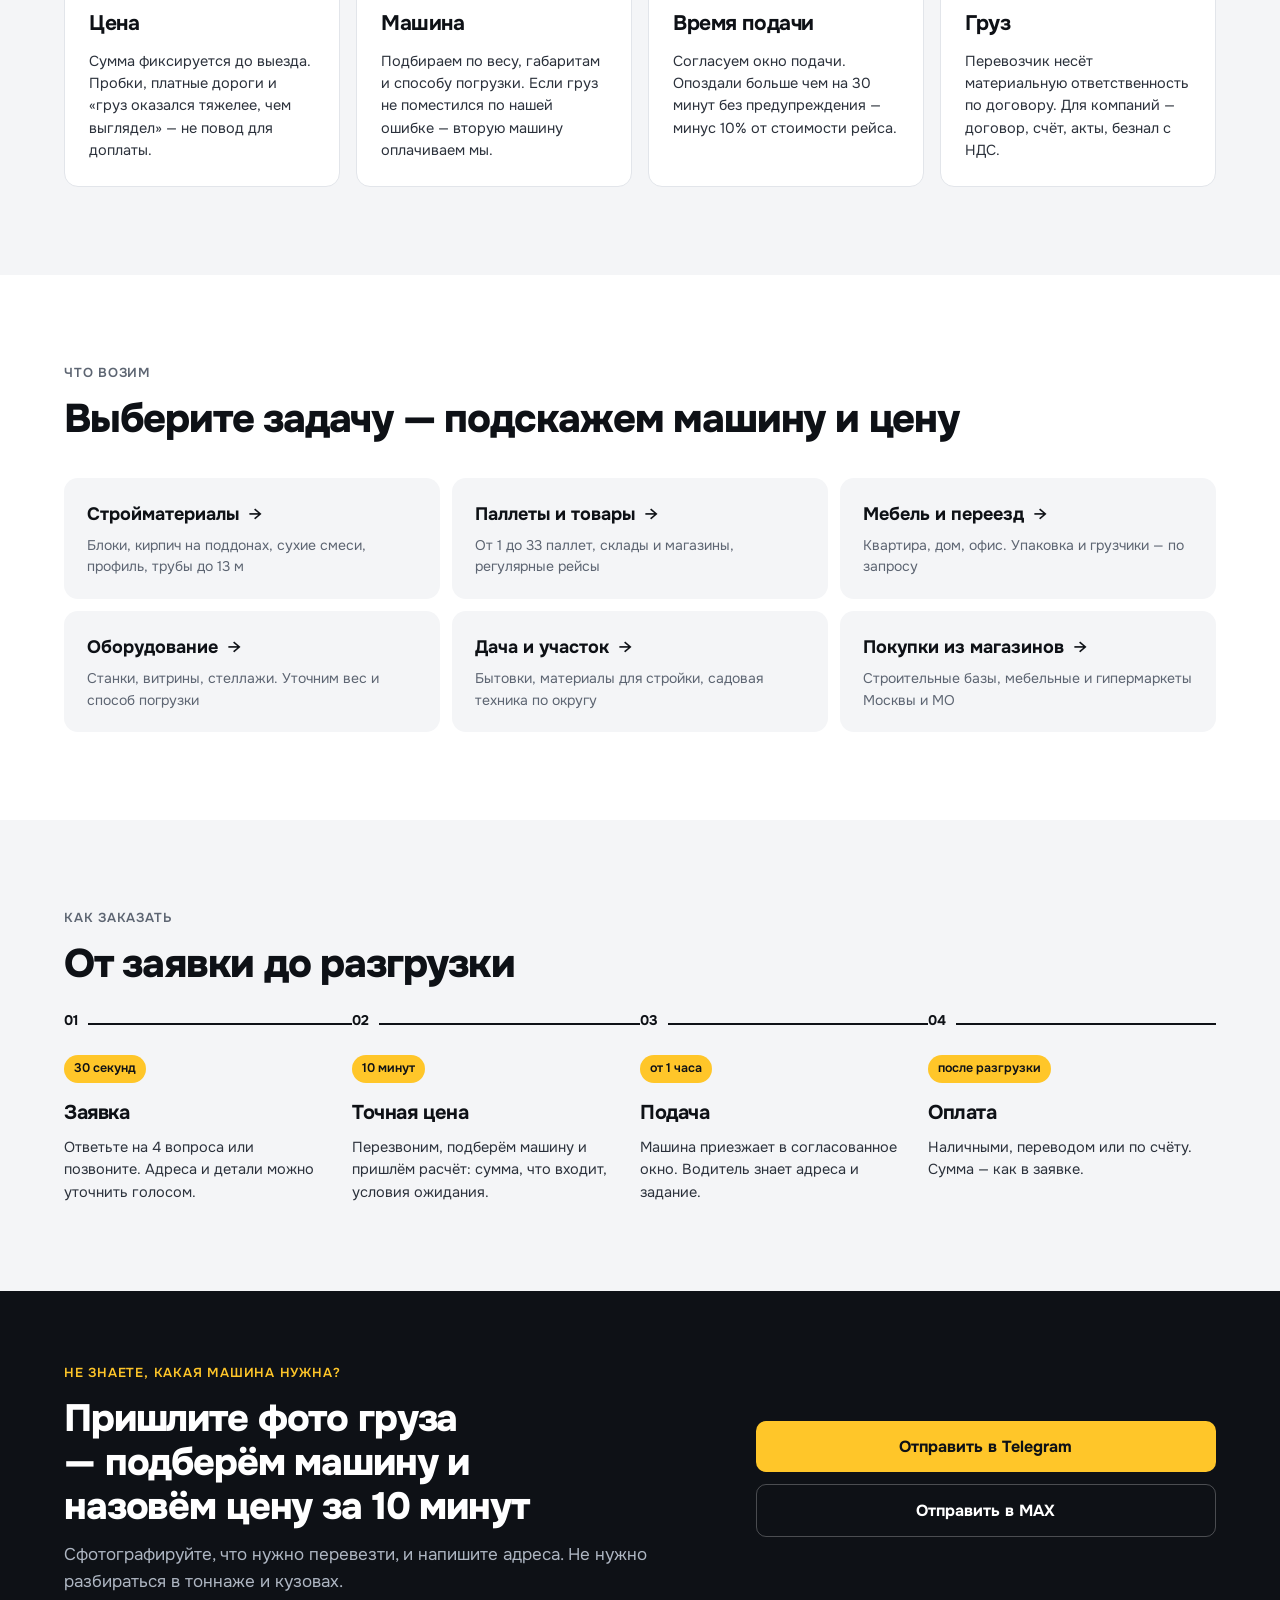
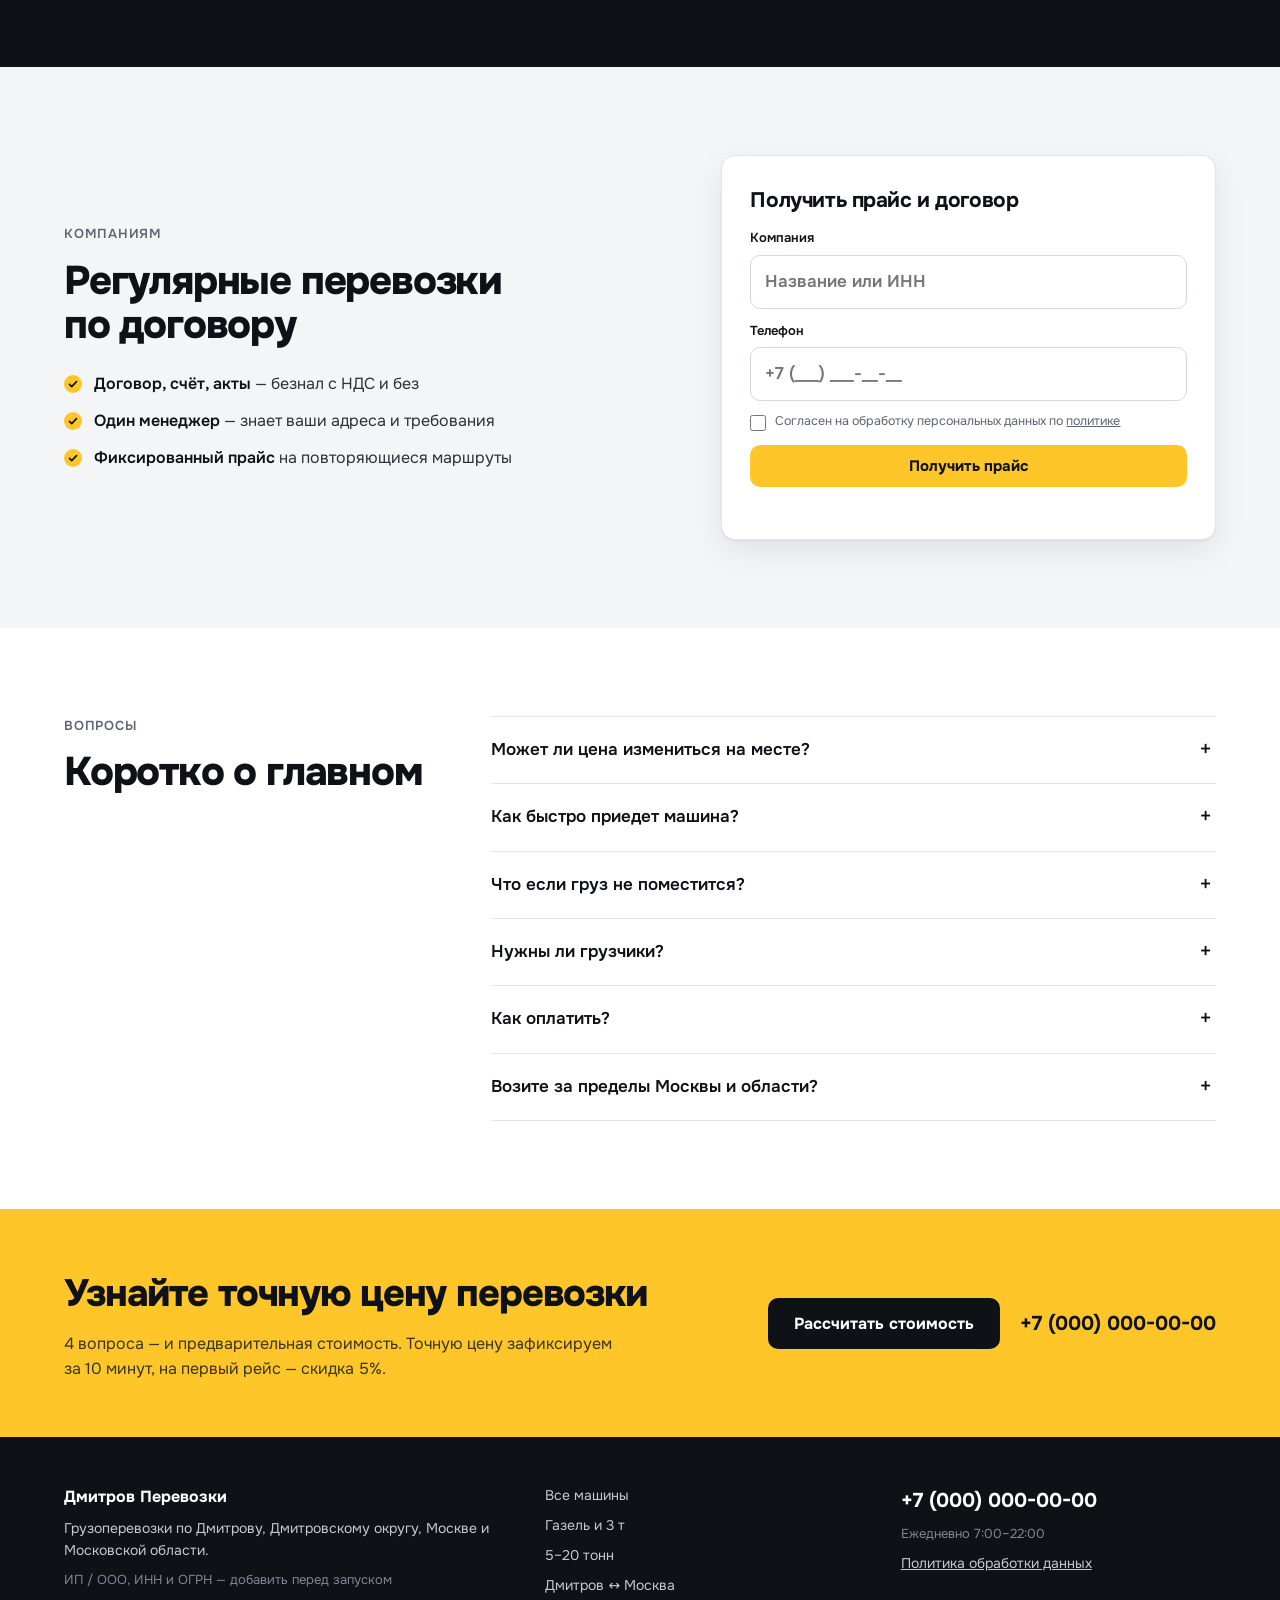
<file: dmitrov-moskva.html>
<!doctype html>
<html lang="ru">
<head>
<meta charset="utf-8">
<meta name="viewport" content="width=device-width,initial-scale=1,viewport-fit=cover">
<title>Грузоперевозки Дмитров — Москва и обратно — фиксированная цена</title>
<meta name="description" content="Перевозка грузов из Дмитрова в Москву и из Москвы в Дмитров. Газель и машины до 20 т. Точный расчёт по адресам, цена фиксируется до выезда.">
<meta name="theme-color" content="#0e1116">
<link rel="preconnect" href="https://fonts.googleapis.com">
<link rel="preconnect" href="https://fonts.gstatic.com" crossorigin>
<link href="https://fonts.googleapis.com/css2?family=Onest:wght@400;500;600;700;800&display=swap" rel="stylesheet">
<style>
:root{
  --ink:#0e1116;--ink-2:#2b313b;--muted:#5d6572;--line:#e2e5ea;--bg:#f4f5f7;--surface:#fff;
  --dark:#0e1116;--dark-2:#161b23;--dark-line:#262d38;--dark-muted:#98a1ae;
  --accent:#ffc629;--accent-hover:#ffd45c;--ok:#1d9a5b;--err:#c9382c;
  --r:14px;--r-sm:10px;
  --shadow:0 1px 2px rgba(14,17,22,.06),0 12px 32px rgba(14,17,22,.08);
  --font:"Onest",system-ui,-apple-system,"Segoe UI",Roboto,sans-serif;
}
*{box-sizing:border-box}
html{scroll-behavior:smooth;-webkit-text-size-adjust:100%}
body{margin:0;background:var(--bg);color:var(--ink);font:16px/1.55 var(--font);-webkit-font-smoothing:antialiased}
img,svg{display:block;max-width:100%}
a{color:inherit}
button,input,select{font:inherit;color:inherit}
button{cursor:pointer}
h1,h2,h3{margin:0;letter-spacing:-.02em;text-wrap:balance}
p{margin:0}
.wrap{max-width:1200px;margin:0 auto;padding:0 24px}
.muted{color:var(--muted)}
[hidden]{display:none!important}
section[id],#quiz{scroll-margin-top:84px}
a:focus-visible,button:focus-visible,input:focus-visible,summary:focus-visible,.quiz:focus-visible{outline:3px solid var(--accent);outline-offset:3px}

/* buttons */
.btn{display:inline-flex;align-items:center;justify-content:center;gap:8px;border:0;border-radius:var(--r-sm);padding:12px 20px;font-weight:700;font-size:15px;text-decoration:none;line-height:1.2;transition:background .15s,transform .15s,border-color .15s;white-space:nowrap}
.btn:active{transform:translateY(1px)}
.btn-accent{background:var(--accent);color:var(--ink)}
.btn-accent:hover{background:var(--accent-hover)}
.btn-ghost{background:transparent;color:#fff;border:1.5px solid #ffffff40}
.btn-ghost:hover{border-color:#fff}
.btn-lg{padding:16px 26px;font-size:16px}
.btn-block{width:100%}
.link-btn{background:none;border:0;padding:6px 0;color:var(--muted);font-size:14px}
.link-btn:hover{color:var(--ink)}

/* demo bar */
.demo-bar{background:#2a2f38;color:#d6dbe2;font-size:12.5px;text-align:center;padding:7px 16px}
.demo-bar a{color:var(--accent)}

/* occasion */
.occasion{background:linear-gradient(90deg,#ffc629,#ffd966 60%,#ffc629);color:var(--ink)}
.occasion-in{display:flex;align-items:center;gap:12px;min-height:48px;padding-top:8px;padding-bottom:8px}
.occasion-icon{width:22px;height:22px;flex-shrink:0;fill:var(--ink)}
.occasion p{font-size:14.5px;line-height:1.35;flex:1}
.occasion b{font-weight:700;margin-right:4px}
.occasion-close{background:none;border:0;font-size:24px;line-height:1;padding:4px 8px;color:var(--ink);opacity:.6}
.occasion-close:hover{opacity:1}

/* header */
.top{position:sticky;top:0;z-index:30;background:rgba(14,17,22,.94);backdrop-filter:saturate(1.4) blur(10px);color:#fff;border-bottom:1px solid var(--dark-line)}
.top-in{display:flex;align-items:center;gap:28px;height:68px}
.logo{display:flex;align-items:center;gap:10px;text-decoration:none;flex-shrink:0}
.logo-mark{width:34px;height:34px;color:var(--accent)}
.logo-text b{display:block;font-size:16px;letter-spacing:-.01em;line-height:1.1}
.logo-text small{display:block;font-size:12px;color:var(--dark-muted)}
.top-nav{display:flex;gap:4px;margin-right:auto}
.top-nav a{padding:8px 12px;border-radius:8px;text-decoration:none;font-size:14px;color:#c9cfd8}
.top-nav a:hover{color:#fff;background:#ffffff10}
.top-nav a[aria-current=page]{color:#fff;background:#ffffff14}
.top-contact{text-align:right;line-height:1.25}
.top-phone{font-weight:700;font-size:18px;text-decoration:none;letter-spacing:-.01em}
.top-contact small{display:flex;align-items:center;justify-content:flex-end;gap:6px;font-size:12px;color:var(--dark-muted)}
.dot{width:7px;height:7px;border-radius:50%;background:#3ccf7e;box-shadow:0 0 0 3px #3ccf7e30}

/* hero */
.hero{position:relative;background:var(--dark);color:#fff;overflow:hidden;isolation:isolate}
.hero::before{content:"";position:absolute;inset:0;z-index:-1;opacity:.6;background:
  radial-gradient(900px 500px at 78% 20%,#ffc62914,transparent 60%),
  radial-gradient(#ffffff12 1px,transparent 1.2px) 0 0/22px 22px;
  -webkit-mask-image:linear-gradient(180deg,#000 55%,transparent);mask-image:linear-gradient(180deg,#000 55%,transparent)}
.hero-in{display:grid;grid-template-columns:minmax(0,1.08fr) minmax(0,.92fr);gap:56px;align-items:start;padding:56px 24px 72px}
.eyebrow{font-size:13px;font-weight:600;letter-spacing:.06em;text-transform:uppercase;color:var(--muted);margin-bottom:14px}
.eyebrow-dark{color:var(--accent)}
.hero h1,.hero .eyebrow,.hero-lead,.promises li{text-shadow:0 1px 2px rgba(0,0,0,.55),0 2px 18px rgba(0,0,0,.45)}
.hero h1{font-size:clamp(34px,4.6vw,58px);line-height:1.04;font-weight:800;letter-spacing:-.035em;max-width:14ch}
.hero-lead{margin-top:20px;font-size:19px;line-height:1.5;color:#e4e8ee;max-width:36em}
.promises{list-style:none;margin:26px 0 0;padding:0;display:grid;gap:12px}
.promises li{display:flex;gap:12px;align-items:flex-start;color:#d5dae2;font-size:15.5px;line-height:1.45}
.promises b{color:#fff;font-weight:600}
.promises svg{width:22px;height:22px;flex-shrink:0;margin-top:0;padding:3px;border-radius:50%;background:var(--accent);fill:none;stroke:var(--ink);stroke-width:2.6;stroke-linecap:round;stroke-linejoin:round}

.route{margin-top:30px;padding:0;overflow:hidden;border:1px solid var(--dark-line);border-radius:var(--r);background:linear-gradient(180deg,#161b23,#12161d)}
.route-stops{display:grid;grid-template-columns:repeat(3,1fr);gap:12px;padding:12px 20px 14px}
.route-stops>*{background:none;border:0;padding:0;text-align:left;color:inherit}
.route-stops>*:nth-child(2){text-align:center}
.route-stops>*:nth-child(3){text-align:right}
.route-stops span{display:block;font-size:13px;color:var(--dark-muted)}
.route-stops b{display:block;font-size:19px;font-weight:700;letter-spacing:-.01em;margin-top:2px}
.route-stops button:hover b{color:var(--accent)}

/* hero photo background */
.hero-bg{position:absolute;left:0;right:0;top:0;height:min(100%,max(640px,92vh));z-index:-2;overflow:hidden;background:var(--dark)}
.hb-layer{position:absolute;inset:-4% -3%;will-change:transform}
.hb-slide{position:absolute;inset:0;opacity:0;transform:translateX(-6%);transition:opacity 1.1s ease,transform 1.4s cubic-bezier(.2,.7,.2,1)}
.hb-slide.is-on{opacity:1;transform:none}
.hb-slide.is-out{opacity:0;transform:translateX(6%);transition:opacity .8s ease,transform 1s cubic-bezier(.6,0,.8,.4)}
.hb-slide img{width:100%;height:100%;object-fit:cover;filter:saturate(.9) contrast(1.05);animation:kenburns 26s ease-in-out infinite alternate}
.hb-t1_5 img{object-position:50% 70%}
.hb-t2 img{object-position:55% 70%}
.hb-t3 img{object-position:50% 75%}
.hb-t5 img{object-position:55% 75%}
.hb-t10 img{object-position:50% 70%}
.hb-t20 img{object-position:45% 65%}
@keyframes kenburns{from{transform:scale(1)}to{transform:scale(1.06) translateX(-1%)}}
.hb-shade{position:absolute;inset:0;background:
  linear-gradient(90deg,rgba(14,17,22,.84) 0%,rgba(14,17,22,.68) 36%,rgba(14,17,22,.18) 58%,transparent 100%),
  linear-gradient(180deg,rgba(14,17,22,.25) 0%,transparent 22%,transparent 62%,var(--dark) 100%)}
.hb-trails{position:absolute;left:0;right:0;bottom:18%;height:120px;pointer-events:none;opacity:.55}
.hb-trails i{position:absolute;left:-40%;height:2px;width:38%;border-radius:2px;background:linear-gradient(90deg,transparent,#ffc629 70%,#fff);filter:blur(.4px);animation:trail 5.5s linear infinite}
.hb-trails i:nth-child(1){top:20%;animation-delay:0s}
.hb-trails i:nth-child(2){top:55%;animation-delay:1.9s;animation-duration:4.2s;opacity:.6}
.hb-trails i:nth-child(3){top:85%;animation-delay:3.4s;animation-duration:6.5s;opacity:.4;background:linear-gradient(90deg,transparent,#ff5a3c 70%,#ffb3a3)}
@keyframes trail{from{transform:translateX(0)}to{transform:translateX(380%)}}

/* scene */
.scene{position:relative;height:216px;overflow:hidden;border-bottom:1px solid var(--dark-line)}
.ts-svg{position:absolute;inset:0;display:block;overflow:visible}
.ts-far{fill:#ffffff09}
.ts-mid{stroke:#ffffff12;stroke-width:2;fill:#ffffff06}
.ts-road-base{stroke:#3a4250;stroke-width:2}
.ts-road-dash{stroke:#ffc62955;stroke-width:3;stroke-dasharray:26 22}
.ts-body{fill:#ffffff07;stroke:#e9edf2;stroke-width:1.6}
.ts-rib{stroke:#e9edf233;stroke-width:1}
.ts-cargo{fill:#ffc6291c;stroke:#ffc629aa;stroke-width:1.2}
.ts-pallet{fill:#ffc62955}
.ts-frame{stroke:#e9edf2;stroke-width:3;stroke-linecap:round}
.ts-cab{fill:#161b23;stroke:#e9edf2;stroke-width:1.8;stroke-linejoin:round}
.ts-glass{fill:#ffc62922;stroke:#ffc629;stroke-width:1.2}
.ts-light{fill:var(--accent)}
.ts-tyre{fill:#0e1116;stroke:#e9edf2;stroke-width:2}
.ts-rim{fill:none;stroke:#e9edf299;stroke-width:1.2}
.ts-spoke{stroke:#e9edf2aa;stroke-width:1.6;stroke-linecap:round}
.ts-dim{stroke:var(--accent);stroke-width:1.2;fill:var(--accent);font:600 13px var(--font)}
.ts-dim text{stroke:none}
.ts-ext{stroke-dasharray:3 3;opacity:.6}
.ts-label{position:absolute;left:20px;top:12px;font-size:13px;font-weight:600;color:#c4cad3;white-space:nowrap;transition:opacity .25s}
.ts-label.ts-hide{opacity:0}

/* quiz */
.quiz{background:var(--surface);color:var(--ink);border-radius:20px;padding:26px 26px 18px;box-shadow:0 30px 80px rgba(0,0,0,.45),0 0 0 1px #ffffff14}
.quiz-head{display:flex;justify-content:space-between;align-items:baseline;gap:12px}
.quiz-title{font-weight:700;font-size:15px}
.quiz-step{font-size:13px;color:var(--muted);white-space:nowrap}
.quiz-bar{height:4px;background:var(--line);border-radius:4px;margin:12px 0 22px;overflow:hidden}
.quiz-bar i{display:block;height:100%;width:25%;background:var(--ink);border-radius:4px;transition:width .3s ease}
.quiz-body{min-height:348px}
.q-question{font-size:22px;font-weight:700;line-height:1.25;letter-spacing:-.02em}
.q-hint{font-size:14px;color:var(--muted);margin-top:6px}
.q-options{display:grid;grid-template-columns:1fr 1fr;gap:10px;margin-top:18px}
.q-opt{display:flex;flex-direction:column;align-items:flex-start;gap:2px;text-align:left;border:1.5px solid var(--line);background:var(--surface);border-radius:12px;padding:13px 14px;min-height:56px;transition:border-color .12s,background .12s}
.q-opt:hover{border-color:#9aa3af}
.q-opt[aria-pressed=true]{border-color:var(--ink);background:#f6f7f9;box-shadow:inset 0 0 0 1px var(--ink)}
.q-opt b{font-weight:600;font-size:15px;line-height:1.3}
.q-opt small{font-size:12.5px;color:var(--muted);line-height:1.3}
.q-opt-wide{grid-column:1/-1}
.quiz-foot{display:flex;justify-content:space-between;align-items:center;gap:12px;border-top:1px solid var(--line);margin-top:18px;padding-top:12px;min-height:44px}
.quiz-gift{display:flex;align-items:center;gap:7px;font-size:13px;font-weight:600;margin-left:auto}
.quiz-gift svg{width:18px;height:18px;fill:none;stroke:var(--ink);stroke-width:1.6;stroke-linejoin:round}

.q-result .q-kicker{font-size:13px;color:var(--muted)}
.q-price{font-size:34px;font-weight:800;letter-spacing:-.03em;line-height:1.1;margin-top:4px}
.q-price-note{font-size:13px;color:var(--muted);margin-top:4px}
.q-summary{list-style:none;margin:14px 0 0;padding:0;display:grid;gap:4px;font-size:14px}
.q-summary li{display:flex;justify-content:space-between;gap:12px;border-bottom:1px dashed var(--line);padding:5px 0}
.q-summary span{color:var(--muted)}
.q-summary b{font-weight:600;text-align:right}
.q-offer{margin-top:16px;padding:12px 14px;border-radius:12px;background:#fff7dc;border:1px solid #ffe08a;font-size:14px;line-height:1.4}

/* forms */
.lead-form .lbl{font-size:13px;font-weight:600;margin-top:12px}
.lead-form label{display:block;font-size:13px;font-weight:600;margin-top:12px}
.lead-form input[type=tel],.lead-form input[name=company]{display:block;width:100%;margin-top:6px;border:1.5px solid #d3d8df;border-radius:var(--r-sm);padding:13px 14px;font-size:17px;background:#fff}
.lead-form input:focus{outline:none;border-color:var(--ink);box-shadow:0 0 0 3px #0e111615}
.lead-form input[aria-invalid=true]{border-color:var(--err)}
.channels{display:flex;gap:6px;margin-top:8px;flex-wrap:wrap}
.channels label{margin:0}
.channels input{position:absolute;opacity:0;pointer-events:none}
.channels span{display:inline-block;padding:8px 12px;border:1.5px solid var(--line);border-radius:999px;font-size:13.5px;font-weight:500;cursor:pointer}
.channels input:checked+span{border-color:var(--ink);background:var(--ink);color:#fff}
.channels input:focus-visible+span{outline:3px solid var(--accent);outline-offset:2px}
.consent{display:flex!important;gap:9px;align-items:flex-start;font-weight:400!important;font-size:12.5px!important;color:var(--muted);line-height:1.4}
.consent input{margin:2px 0 0;width:16px;height:16px;flex-shrink:0;accent-color:var(--ink)}
.lead-form .btn-block{margin-top:14px}
.form-status{font-size:13.5px;margin-top:10px;min-height:1em}
.form-status.err{color:var(--err)}
.q-done{text-align:left}
.q-done-icon{width:52px;height:52px;border-radius:50%;background:#e4f5ec;display:grid;place-items:center;margin-bottom:14px}
.q-done-icon svg{width:26px;height:26px;fill:none;stroke:var(--ok);stroke-width:2.6;stroke-linecap:round;stroke-linejoin:round}
.q-done p{margin-top:8px;color:var(--muted);font-size:15px}
.q-done .q-question{color:var(--ink);font-size:22px}

/* facts */
.facts{background:var(--dark-2);color:#fff;border-top:1px solid var(--dark-line)}
.facts-in{display:grid;grid-template-columns:repeat(4,1fr)}
.facts-in>div{padding:22px 20px;border-left:1px solid var(--dark-line)}
.facts-in>div:first-child{border-left:0;padding-left:0}
.facts b{display:block;font-size:16px}
.facts span{font-size:13.5px;color:var(--dark-muted)}

/* sections */
.section{padding:88px 0}
.section-alt{background:var(--surface)}
.section-head{display:flex;justify-content:space-between;align-items:flex-end;gap:40px;margin-bottom:36px}
.section-head h2,.price-copy h2,.faq-in h2,.b2b-in h2{font-size:clamp(28px,3.2vw,40px);line-height:1.12;font-weight:800;letter-spacing:-.03em}
.section-head>p{max-width:420px;color:var(--muted)}

/* fleet */
.fleet{display:grid;grid-template-columns:repeat(3,1fr);gap:16px}
.veh{background:var(--surface);border:1px solid var(--line);border-radius:var(--r);padding:22px;display:flex;flex-direction:column}
.veh-top{display:flex;justify-content:space-between;align-items:baseline;gap:12px}
.veh-t{font-size:34px;font-weight:800;letter-spacing:-.03em;line-height:1}
.veh-t small{font-size:17px;font-weight:700;margin-left:3px}
.veh-name{font-size:14px;color:var(--muted);text-align:right}
.veh-len{margin:18px 0 6px;height:8px;background:var(--bg);border-radius:4px;overflow:hidden}
.veh-len i{display:block;height:100%;background:var(--ink);border-radius:4px}
.veh-len-cap{font-size:12px;color:var(--muted)}
.veh-specs{margin:14px 0 0;display:grid;gap:6px;font-size:14px}
.veh-specs div{display:flex;justify-content:space-between;gap:12px}
.veh-specs dt{color:var(--muted)}
.veh-specs dd{margin:0;font-weight:600;text-align:right}
.veh-fits{font-size:13.5px;color:var(--ink-2);margin-top:14px;flex:1}
.veh-foot{display:flex;justify-content:space-between;align-items:center;gap:12px;margin-top:18px;padding-top:16px;border-top:1px solid var(--line)}
.veh-price b{display:block;font-size:18px}
.veh-price span{font-size:12px;color:var(--muted)}
.veh-btn{background:var(--ink);color:#fff;padding:11px 14px;font-size:14px}
.veh-btn:hover{background:#262d38}
.fleet-more{margin-top:20px;font-size:15px}
.fleet-more a{font-weight:600}

/* price */
.price-in{display:grid;grid-template-columns:1fr 1fr;gap:64px;align-items:center}
.price-copy .muted{margin-top:18px;font-size:17px}
.checks{list-style:none;padding:0;margin:24px 0 0;display:grid;gap:12px}
.checks li{position:relative;padding-left:30px;color:var(--ink-2)}
.checks li::before{content:"";position:absolute;left:0;top:3px;width:18px;height:18px;border-radius:50%;background:var(--accent) url("data:image/svg+xml,%3Csvg xmlns='http://www.w3.org/2000/svg' viewBox='0 0 20 20'%3E%3Cpath d='M5 10.5l3.2 3.2L15 6.5' fill='none' stroke='%230e1116' stroke-width='2.4' stroke-linecap='round' stroke-linejoin='round'/%3E%3C/svg%3E") center/14px no-repeat}
.checks b{color:var(--ink);font-weight:600}
.quote-doc{margin:0;background:var(--surface);border:1px solid var(--line);border-radius:var(--r);box-shadow:var(--shadow);padding:26px;font-size:14.5px;transform:rotate(-.6deg)}
.qd-head{display:flex;justify-content:space-between;align-items:center;font-weight:700;font-size:17px;padding-bottom:14px;border-bottom:2px solid var(--ink)}
.qd-tag{font-size:12px;font-weight:600;padding:3px 9px;border-radius:999px;background:var(--bg);color:var(--muted)}
.quote-doc dl{margin:0}
.quote-doc dl div{display:grid;grid-template-columns:140px 1fr;gap:12px;padding:11px 0;border-bottom:1px solid var(--line)}
.quote-doc dt{color:var(--muted)}
.quote-doc dd{margin:0;font-weight:500}
.qd-total{display:flex;justify-content:space-between;align-items:baseline;padding:16px 0 6px}
.qd-total b{font-size:28px;letter-spacing:-.02em}
.qd-foot{font-size:12.5px;color:var(--muted)}

/* guarantees */
.guar{display:grid;grid-template-columns:repeat(4,1fr);gap:16px}
.guar article{background:var(--surface);border:1px solid var(--line);border-radius:var(--r);padding:24px}
.guar-n{font-size:13px;font-weight:700;color:var(--muted)}
.guar h3{font-size:21px;margin:30px 0 10px}
.guar p{font-size:14.5px;color:var(--ink-2)}

/* tasks */
.tasks{display:grid;grid-template-columns:repeat(3,1fr);gap:12px}
.task{display:flex;flex-direction:column;gap:6px;text-align:left;background:var(--bg);border:1px solid transparent;border-radius:var(--r);padding:22px 22px 20px;transition:border-color .15s,background .15s}
.task:hover{background:#fff;border-color:var(--ink)}
.task b{font-size:18px;font-weight:700;display:flex;justify-content:space-between;gap:10px}
.task b::after{content:"→";font-weight:500;transition:transform .15s}
.task:hover b::after{transform:translateX(3px)}
.task span{font-size:14px;color:var(--muted)}

/* steps */
.steps{list-style:none;margin:0;padding:0;display:grid;grid-template-columns:repeat(4,1fr);gap:0;counter-reset:s;border-top:2px solid var(--ink)}
.steps li{padding:22px 24px 0 0;position:relative}
.steps li::before{counter-increment:s;content:counter(s,decimal-leading-zero);position:absolute;top:-15px;left:0;background:var(--bg);padding-right:10px;font-weight:700;font-size:14px}
.step-t{display:inline-block;font-size:12.5px;font-weight:600;padding:4px 10px;border-radius:999px;background:var(--accent);margin-top:8px}
.steps h3{font-size:20px;margin:14px 0 8px}
.steps p{font-size:14.5px;color:var(--ink-2)}

/* photo cta */
.photo-cta{background:var(--dark);color:#fff;padding:72px 0}
.photo-in{display:grid;grid-template-columns:1.4fr 1fr;gap:48px;align-items:center}
.photo-in h2{font-size:clamp(26px,3vw,38px);line-height:1.15;font-weight:800;letter-spacing:-.03em}
.photo-in p:not(.eyebrow){color:#aeb6c2;margin-top:14px;font-size:17px}
.photo-actions{display:grid;gap:12px}

/* b2b */
.b2b-in{display:grid;grid-template-columns:1.2fr 1fr;gap:64px;align-items:center}
.b2b-form{background:var(--surface);border:1px solid var(--line);border-radius:var(--r);padding:28px;box-shadow:var(--shadow)}
.b2b-form h3{font-size:21px;margin-bottom:4px}

/* faq */
.faq-in{display:grid;grid-template-columns:1fr 2fr;gap:64px}
.faq details{border-bottom:1px solid var(--line)}
.faq details:first-child{border-top:1px solid var(--line)}
.faq summary{list-style:none;cursor:pointer;padding:20px 40px 20px 0;font-weight:600;font-size:17px;position:relative}
.faq summary::-webkit-details-marker{display:none}
.faq summary::after{content:"+";position:absolute;right:4px;top:50%;transform:translateY(-50%);font-size:24px;font-weight:400;transition:transform .2s}
.faq details[open] summary::after{transform:translateY(-50%) rotate(45deg)}
.faq details p{padding:0 40px 20px 0;color:var(--ink-2)}

/* final */
.final{background:var(--accent);padding:56px 0}
.final-in{display:flex;justify-content:space-between;align-items:center;gap:40px}
.final h2{font-size:clamp(26px,3vw,38px);font-weight:800;letter-spacing:-.03em}
.final p{margin-top:8px;max-width:560px;color:#3a3420}
.final-actions{display:flex;align-items:center;gap:20px;flex-shrink:0}
.final .btn-accent{background:var(--ink);color:#fff}
.final .btn-accent:hover{background:#262d38}
.final-phone{font-weight:700;font-size:20px;text-decoration:none}

/* footer */
.foot{background:var(--dark);color:#c4cad3;padding:48px 0 40px;font-size:14px}
.foot-in{display:grid;grid-template-columns:1.4fr 1fr 1fr;gap:40px}
.foot b{color:#fff;font-size:16px}
.foot p{margin-top:8px}
.foot .muted{color:#7d8694;font-size:13px}
.foot nav{display:grid;gap:8px;align-content:start}
.foot nav a{text-decoration:none}
.foot nav a:hover,.foot a:hover{color:#fff}
.foot-phone{font-size:20px;font-weight:700;color:#fff;text-decoration:none}

/* dock (mobile) */
.dock{display:none}
.toast{position:fixed;left:50%;bottom:24px;transform:translateX(-50%);z-index:60;background:var(--ink);color:#fff;padding:12px 18px;border-radius:12px;font-size:14px;box-shadow:var(--shadow);max-width:calc(100% - 32px)}

@media (prefers-reduced-motion:reduce){
  html{scroll-behavior:auto}
  .hb-slide img,.hb-trails{animation:none!important}
  .hb-trails{display:none}
  *{transition:none!important}
}

@media (max-width:1080px){
  .top-nav{display:none}
  .hero-in{grid-template-columns:1fr 1fr;gap:36px}
  .fleet{grid-template-columns:repeat(2,1fr)}
  .guar{grid-template-columns:repeat(2,1fr)}
}
@media (max-width:860px){
  .hero-in{grid-template-columns:1fr;padding-top:36px;padding-bottom:48px}
  .hero h1,.hero .eyebrow,.hero-lead,.promises li{text-shadow:0 1px 2px rgba(0,0,0,.55),0 2px 18px rgba(0,0,0,.45)}
.hero h1{max-width:none}
  .price-in,.b2b-in,.faq-in,.photo-in{grid-template-columns:1fr;gap:36px}
  .facts-in{grid-template-columns:repeat(2,1fr)}
  .facts-in>div{padding:18px 16px;border-left:0;border-top:1px solid var(--dark-line)}
  .facts-in>div:nth-child(odd){padding-left:0}
  .facts-in>div:nth-child(-n+2){border-top:0}
  .steps{grid-template-columns:1fr 1fr;row-gap:36px}
  .tasks{grid-template-columns:1fr 1fr}
  .final-in{flex-direction:column;align-items:flex-start}
  .section-head{flex-direction:column;align-items:flex-start;gap:12px}
}
@media (max-width:640px){
  body{font-size:15.5px}
  .wrap{padding:0 16px}
  .top-in{height:60px;gap:12px}
  .top-cta,.top-contact small{display:none}
  .logo-text small{display:none}
  .logo-mark{width:30px;height:30px}
  .top-contact{margin-left:auto}
  .top-phone{font-size:15.5px}
  .hero-in{padding:28px 16px 36px;gap:28px}
  .hero h1,.hero .eyebrow,.hero-lead,.promises li{text-shadow:0 1px 2px rgba(0,0,0,.55),0 2px 18px rgba(0,0,0,.45)}
.hero h1{font-size:32px}
  .hero-lead{font-size:16.5px;margin-top:14px}
  .promises{margin-top:20px;gap:10px}
  .promises li{font-size:14.5px}
  .route{margin-top:22px}
  .route-stops{padding:10px 14px 12px}
  .route-stops b{font-size:16px}
  .route-stops span{font-size:12px}
  .scene{height:150px}
  .hero-bg{bottom:auto;height:640px}
  .hb-shade{background:linear-gradient(180deg,rgba(14,17,22,.35) 0%,rgba(14,17,22,.6) 50%,var(--dark) 100%)}
  .hb-trails{bottom:auto;top:380px;height:80px}
  .ts-label{font-size:11.5px;top:8px;left:14px}
  .ts-dim{font-size:11px}
  .quiz{padding:20px 16px 12px;border-radius:16px}
  .quiz-body{min-height:0}
  .q-question{font-size:20px}
  .q-options{gap:8px}
  .q-opt{padding:12px;min-height:52px}
  .q-price{font-size:30px}
  .section{padding:56px 0}
  .fleet,.guar,.tasks,.steps{grid-template-columns:1fr}
  .veh-t{font-size:30px}
  .quote-doc{transform:none;padding:20px}
  .quote-doc dl div{grid-template-columns:1fr;gap:2px}
  .photo-cta{padding:52px 0}
  .final-actions{flex-direction:column;align-items:stretch;width:100%}
  .final-phone{text-align:center}
  .foot-in{grid-template-columns:1fr;gap:28px}
  .foot{padding-bottom:110px}
  .top-phone{font-size:15px;white-space:nowrap}
  .logo-text b{font-size:14.5px}
  .fleet{display:flex;overflow-x:auto;scroll-snap-type:x mandatory;gap:12px;margin:0 -16px;padding:0 16px 8px;scrollbar-width:none}
  .fleet::-webkit-scrollbar{display:none}
  .veh{flex:0 0 84%;scroll-snap-align:center}
  .guar article{padding:20px}
  .guar h3{margin:12px 0 8px}
  .steps{border-top:0;row-gap:0}
  .steps li{padding:0 0 26px 48px;border-left:2px solid var(--ink);margin-left:15px;padding-left:30px}
  .steps li:last-child{border-left-color:transparent;padding-bottom:0}
  .steps li::before{top:-2px;left:-16px;width:30px;height:30px;border-radius:50%;background:var(--ink);color:#fff;display:grid;place-items:center;padding:0;font-size:12px}
  .step-t{margin-top:0}
  .steps h3{margin-top:10px}
  .dock{display:grid;grid-template-columns:52px 1fr 1.4fr;gap:8px;position:fixed;left:0;right:0;bottom:0;z-index:40;padding:10px 12px calc(10px + env(safe-area-inset-bottom));background:rgba(14,17,22,.96);backdrop-filter:blur(10px);border-top:1px solid var(--dark-line)}
  .dock a{height:48px;border-radius:var(--r-sm);display:flex;align-items:center;justify-content:center;font-weight:700;font-size:15px;text-decoration:none}
  .dock-call{background:#1f2630;color:#fff}
  .dock-call svg{width:22px;height:22px;fill:#fff}
  .dock-msg{background:#1f2630;color:#fff}
  .toast{bottom:84px}
}

/* quiz: стеклянная карточка поверх фото, непрозрачные варианты */
.hero .quiz{background:rgba(18,22,30,.2);-webkit-backdrop-filter:blur(14px) saturate(1.4);backdrop-filter:blur(14px) saturate(1.4);color:#fff;box-shadow:0 30px 80px rgba(0,0,0,.35),inset 0 0 0 1px rgba(255,255,255,.16)}
@supports not ((backdrop-filter:blur(1px)) or (-webkit-backdrop-filter:blur(1px))){.hero .quiz{background:rgba(18,22,30,.88)}}
.hero .quiz-title,.hero .quiz-step,.hero .q-question,.hero .q-hint,.hero .q-kicker,.hero .q-price,.hero .q-summary,.hero .lbl,.hero .lead-form label,.hero .quiz-gift{text-shadow:0 1px 3px rgba(0,0,0,.6)}
.hero .quiz-step,.hero .q-hint,.hero .q-kicker,.hero .q-price-note,.hero .q-summary span{color:#c9d0da}
.hero .quiz-bar{background:rgba(255,255,255,.18)}
.hero .quiz-bar i{background:var(--accent)}
.hero .quiz-foot{border-top-color:rgba(255,255,255,.16)}
.hero .quiz-gift svg{stroke:#fff}
.hero .link-btn{color:#c9d0da}
.hero .link-btn:hover{color:#fff}
.hero .q-opt{background:#fff;color:var(--ink);border-color:transparent;box-shadow:0 2px 10px rgba(0,0,0,.18)}
.hero .q-opt:hover{border-color:var(--accent)}
.hero .q-opt[aria-pressed=true]{background:var(--accent);border-color:var(--accent);box-shadow:0 2px 10px rgba(0,0,0,.18)}
.hero .q-opt small{color:#5d6572}
.hero .q-opt[aria-pressed=true] small{color:#3a3420}
.hero .q-summary li{border-bottom-color:rgba(255,255,255,.16)}
.hero .q-offer{background:rgba(255,198,41,.16);border-color:rgba(255,198,41,.5);color:#fff}
.hero .lead-form input[type=tel]{border-color:transparent}
.hero .lead-form input:focus{border-color:var(--accent);box-shadow:0 0 0 3px rgba(255,198,41,.3)}
.hero .channels span{border-color:rgba(255,255,255,.3);color:#fff}
.hero .channels input:checked+span{background:#fff;color:var(--ink);border-color:#fff}
.hero .consent{color:#c9d0da}
.hero .consent a{color:#fff}
.hero .form-status.err{color:#ff9b8c}
.hero .form-status.err a{color:#fff}
.hero .q-done p{color:#c9d0da}
.hero .q-done .q-question{color:#fff}
.hero .q-done-icon{background:rgba(61,207,126,.18)}
.hero .q-done-icon svg{stroke:#5fe39a}
.hero .route{background:rgba(18,22,30,.42);-webkit-backdrop-filter:blur(22px) saturate(1.3);backdrop-filter:blur(22px) saturate(1.3);border-color:rgba(255,255,255,.16)}
.hero .scene{border-bottom-color:rgba(255,255,255,.14)}

/* узкие экраны: калькулятор сразу после подзаголовка */
@media (max-width:860px){
  .hero-in{row-gap:0}
  .hero-copy{display:contents}
  .hero-copy .eyebrow{order:1}
  .hero h1{order:2}
  .hero-lead{order:3}
  .hero .quiz{order:4;margin-top:24px}
  .promises{order:5;margin-top:28px}
  .route{order:6}
}

</style>

</head>
<body>
<div class="demo-bar">Демоверсия для согласования: телефон и цены условные, заявки не отправляются · <a href="client.html">Материалы для заказчика →</a></div>
<aside class="occasion" id="occasion" hidden>
  <div class="wrap occasion-in">
    <svg class="occasion-icon" viewBox="0 0 24 24" aria-hidden="true"><path d="M12 3l2.4 5 5.6.8-4 3.9 1 5.5-5-2.7-5 2.7 1-5.5-4-3.9 5.6-.8z"/></svg>
    <p><b id="occasion-title"></b> <span id="occasion-text"></span></p>
    <button class="occasion-close" type="button" id="occasion-close" aria-label="Скрыть поздравление">×</button>
  </div>
</aside>
<header class="top">
  <div class="wrap top-in">
    <a class="logo" href="index.html" aria-label="Дмитров Перевозки — на главную">
      <svg class="logo-mark" viewBox="0 0 32 32" aria-hidden="true"><rect width="32" height="32" rx="8" fill="currentColor"/><path d="M7 20.5V11h11v9.5M18 14h4.2l2.8 3.4v3.1H18" fill="none" stroke="#0e1116" stroke-width="2.2" stroke-linejoin="round"/><circle cx="11.5" cy="21.5" r="2.2" fill="#0e1116"/><circle cx="21.5" cy="21.5" r="2.2" fill="#0e1116"/></svg>
      <span class="logo-text"><b>Дмитров Перевозки</b><small>Дмитров · Москва · МО</small></span>
    </a>
    <nav class="top-nav" aria-label="Услуги"><a href="index.html">Все машины</a><a href="gazel.html">Газель и 3 т</a><a href="gruzovye.html">5–20 тонн</a><a href="dmitrov-moskva.html" aria-current="page">Дмитров ↔ Москва</a></nav>
    <div class="top-contact">
      <a class="top-phone" href="tel:+70000000000" data-goal="phone_click">+7 (000) 000-00-00</a>
      <small><i class="dot" aria-hidden="true"></i>Ежедневно 7:00–22:00</small>
    </div>
    <a class="btn btn-accent top-cta" href="#quiz" data-goal="cta_header">Рассчитать</a>
  </div>
</header>

<main>
<section class="hero" aria-labelledby="h1">
  <div class="hero-bg" id="hero-bg" aria-hidden="true"><div class="hb-layer"><div class="hb-slide hb-t1_5" data-t="1.5"><img data-srcset="img/hero-1_5-1000.webp 1000w, img/hero-1_5-2000.webp 2000w" sizes="100vw" alt="" decoding="async"></div><div class="hb-slide hb-t2" data-t="2"><img data-srcset="img/hero-2-1000.webp 1000w, img/hero-2-2000.webp 2000w" sizes="100vw" alt="" decoding="async"></div><div class="hb-slide hb-t3" data-t="3"><img data-srcset="img/hero-3-1000.webp 1000w, img/hero-3-2000.webp 2000w" sizes="100vw" alt="" decoding="async"></div><div class="hb-slide hb-t5 is-on" data-t="5"><img src="img/hero-5-1000.webp" srcset="img/hero-5-1000.webp 1000w, img/hero-5-2000.webp 2000w" sizes="100vw" alt="" fetchpriority="high" decoding="async"></div><div class="hb-slide hb-t10" data-t="10"><img data-srcset="img/hero-10-1000.webp 1000w, img/hero-10-2000.webp 2000w" sizes="100vw" alt="" decoding="async"></div><div class="hb-slide hb-t20" data-t="20"><img data-srcset="img/hero-20-1000.webp 1000w, img/hero-20-2000.webp 2000w" sizes="100vw" alt="" decoding="async"></div></div><div class="hb-shade"></div><div class="hb-trails"><i></i><i></i><i></i></div></div>
  <div class="wrap hero-in">
    <div class="hero-copy">
      <p class="eyebrow eyebrow-dark">Направление Дмитров ↔ Москва</p>
      <h1 id="h1">Грузоперевозки Дмитров — Москва и обратно</h1>
      <p class="hero-lead" id="lead">Газель и машины до 20 т. Считаем по точным адресам, цену фиксируем в заявке до выезда — без доплат за пробки на месте.</p>
      <ul class="promises">
        <li><svg viewBox="0 0 20 20" aria-hidden="true"><path d="M4 10.5l4 4 8-9"/></svg><span><b>Цена фиксируется до подачи.</b> В заявке — водитель не поднимет её на месте.</span></li>
        <li><svg viewBox="0 0 20 20" aria-hidden="true"><path d="M4 10.5l4 4 8-9"/></svg><span><b>Машина по габаритам.</b> Не поместилось по нашей ошибке — вторая машина за наш счёт.</span></li>
        <li><svg viewBox="0 0 20 20" aria-hidden="true"><path d="M4 10.5l4 4 8-9"/></svg><span><b>Подача от 1 часа по Дмитрову.</b> Оплата — после разгрузки.</span></li>
      </ul>
      <div class="route" aria-label="Цены по направлениям">
        <div class="scene" id="scene" aria-hidden="true"></div>
        <div class="route-stops"><button type="button" data-zone="city" data-goal="route_click"><span>По Дмитрову</span><b>от 4 000 ₽</b></button><button type="button" data-zone="district" data-goal="route_click"><span>По округу</span><b>от 5 000 ₽</b></button><button type="button" data-zone="to_msk" data-goal="route_click"><span>Дмитров ↔ Москва</span><b>от 6 000 ₽</b></button></div>
      </div>
    </div>

    <div class="quiz" id="quiz" tabindex="-1">
      <div class="quiz-head">
        <span class="quiz-title">Расчёт стоимости за 30 секунд</span>
        <span class="quiz-step" id="q-label">Шаг 1 из 4</span>
      </div>
      <div class="quiz-bar" aria-hidden="true"><i id="q-bar"></i></div>
      <div class="quiz-body" id="q-body" aria-live="polite">
        <noscript><p class="q-question">Позвоните — рассчитаем за 2 минуты</p><a class="btn btn-accent" href="tel:+70000000000">+7 (000) 000-00-00</a></noscript>
      </div>
      <div class="quiz-foot">
        <button class="link-btn" type="button" id="q-back" hidden>← Назад</button>
        <span class="quiz-gift"><svg viewBox="0 0 20 20" aria-hidden="true"><path d="M3 9h14v8H3zM2 6h16v3H2zM10 6v11M10 6C8 2 5 3 6 5.2 6.6 6 10 6 10 6zm0 0c2-4 5-3 4-.8C13.4 6 10 6 10 6z"/></svg>−5% на первый рейс с сайта</span>
      </div>
    </div>
  </div>
</section>

<section class="facts" aria-label="Коротко о сервисе">
  <div class="wrap facts-in">
    <div><b>6 классов машин</b><span>от Газели до фуры 20 т</span></div>
    <div><b>Борт · тент · фургон</b><span>и шторные фуры с боковой загрузкой</span></div>
    <div><b>Нал, безнал, НДС</b><span>договор и закрывающие документы</span></div>
    <div><b>Оплата после разгрузки</b><span>без предоплаты для частных лиц</span></div>
  </div>
</section>

<section class="section" id="fleet" aria-labelledby="fleet-h">
  <div class="wrap">
    <div class="section-head">
      <div><p class="eyebrow">Машины</p><h2 id="fleet-h">Подберём машину под ваш груз</h2></div>
      <p>Типовые габариты кузова. Точные размеры назовём по конкретной машине — до того, как вы подтвердите заказ.</p>
    </div>
    <div class="fleet"><article class="veh">
  <div class="veh-top"><span class="veh-t">1,5<small>т</small></span><span class="veh-name">Газель</span></div>
  <div class="veh-len" aria-hidden="true"><i style="width:22.1%"></i></div>
  <span class="veh-len-cap">Длина кузова относительно фуры 13,6 м</span>
  <dl class="veh-specs">
    <div><dt>Кузов, Д×Ш×В</dt><dd>3,0 × 2,0 × 1,8 м</dd></div>
    <div><dt>Объём</dt><dd>до 11 м³</dd></div>
    <div><dt>Европаллеты</dt><dd>до 4</dd></div>
    <div><dt>Кузова</dt><dd>Борт · тент · фургон</dd></div>
  </dl>
  <p class="veh-fits">Мебель из квартиры, стройматериалы на ремонт, товар для магазина</p>
  <div class="veh-foot">
    <div class="veh-price"><b>от 4 000 ₽</b><span>по Дмитрову</span></div>
    <button class="btn veh-btn" type="button" data-tonnage="1.5" data-goal="vehicle_click">Рассчитать</button>
  </div>
</article>
<article class="veh">
  <div class="veh-top"><span class="veh-t">2<small>т</small></span><span class="veh-name">Газель удлинённая</span></div>
  <div class="veh-len" aria-hidden="true"><i style="width:30.9%"></i></div>
  <span class="veh-len-cap">Длина кузова относительно фуры 13,6 м</span>
  <dl class="veh-specs">
    <div><dt>Кузов, Д×Ш×В</dt><dd>4,2 × 2,0 × 2,0 м</dd></div>
    <div><dt>Объём</dt><dd>до 17 м³</dd></div>
    <div><dt>Европаллеты</dt><dd>до 6</dd></div>
    <div><dt>Кузова</dt><dd>Тент · фургон</dd></div>
  </dl>
  <p class="veh-fits">Переезд 1–2-комнатной квартиры, длинномер до 4 м</p>
  <div class="veh-foot">
    <div class="veh-price"><b>от 7 500 ₽</b><span>по Дмитрову</span></div>
    <button class="btn veh-btn" type="button" data-tonnage="2" data-goal="vehicle_click">Рассчитать</button>
  </div>
</article>
<article class="veh">
  <div class="veh-top"><span class="veh-t">3<small>т</small></span><span class="veh-name">Валдай или аналог</span></div>
  <div class="veh-len" aria-hidden="true"><i style="width:36.8%"></i></div>
  <span class="veh-len-cap">Длина кузова относительно фуры 13,6 м</span>
  <dl class="veh-specs">
    <div><dt>Кузов, Д×Ш×В</dt><dd>5,0 × 2,2 × 2,2 м</dd></div>
    <div><dt>Объём</dt><dd>до 24 м³</dd></div>
    <div><dt>Европаллеты</dt><dd>до 8</dd></div>
    <div><dt>Кузова</dt><dd>Борт · тент · фургон</dd></div>
  </dl>
  <p class="veh-fits">Переезд 2–3-комнатной квартиры, паллеты, трубы и профиль</p>
  <div class="veh-foot">
    <div class="veh-price"><b>от 9 500 ₽</b><span>по Дмитрову</span></div>
    <button class="btn veh-btn" type="button" data-tonnage="3" data-goal="vehicle_click">Рассчитать</button>
  </div>
</article>
<article class="veh">
  <div class="veh-top"><span class="veh-t">5<small>т</small></span><span class="veh-name">Пятитонник</span></div>
  <div class="veh-len" aria-hidden="true"><i style="width:45.6%"></i></div>
  <span class="veh-len-cap">Длина кузова относительно фуры 13,6 м</span>
  <dl class="veh-specs">
    <div><dt>Кузов, Д×Ш×В</dt><dd>6,2 × 2,4 × 2,4 м</dd></div>
    <div><dt>Объём</dt><dd>до 36 м³</dd></div>
    <div><dt>Европаллеты</dt><dd>до 15</dd></div>
    <div><dt>Кузова</dt><dd>Борт · тент</dd></div>
  </dl>
  <p class="veh-fits">Кирпич и блоки на поддонах, оборудование, партия товара</p>
  <div class="veh-foot">
    <div class="veh-price"><b>от 14 000 ₽</b><span>по Дмитрову</span></div>
    <button class="btn veh-btn" type="button" data-tonnage="5" data-goal="vehicle_click">Рассчитать</button>
  </div>
</article>
<article class="veh">
  <div class="veh-top"><span class="veh-t">10<small>т</small></span><span class="veh-name">Десятитонник</span></div>
  <div class="veh-len" aria-hidden="true"><i style="width:55.1%"></i></div>
  <span class="veh-len-cap">Длина кузова относительно фуры 13,6 м</span>
  <dl class="veh-specs">
    <div><dt>Кузов, Д×Ш×В</dt><dd>7,5 × 2,45 × 2,5 м</dd></div>
    <div><dt>Объём</dt><dd>до 46 м³</dd></div>
    <div><dt>Европаллеты</dt><dd>до 18</dd></div>
    <div><dt>Кузова</dt><dd>Борт · тент</dd></div>
  </dl>
  <p class="veh-fits">Стройматериалы на объект, металл, крупное оборудование</p>
  <div class="veh-foot">
    <div class="veh-price"><b>от 16 000 ₽</b><span>по Дмитрову</span></div>
    <button class="btn veh-btn" type="button" data-tonnage="10" data-goal="vehicle_click">Рассчитать</button>
  </div>
</article>
<article class="veh">
  <div class="veh-top"><span class="veh-t">20<small>т</small></span><span class="veh-name">Фура</span></div>
  <div class="veh-len" aria-hidden="true"><i style="width:100.0%"></i></div>
  <span class="veh-len-cap">Длина кузова относительно фуры 13,6 м</span>
  <dl class="veh-specs">
    <div><dt>Кузов, Д×Ш×В</dt><dd>13,6 × 2,45 × 2,7 м</dd></div>
    <div><dt>Объём</dt><dd>до 90 м³</dd></div>
    <div><dt>Европаллеты</dt><dd>до 33</dd></div>
    <div><dt>Кузова</dt><dd>Тент · штора</dd></div>
  </dl>
  <p class="veh-fits">Полная загрузка: 33 паллеты, погрузка сзади, сбоку или сверху</p>
  <div class="veh-foot">
    <div class="veh-price"><b>от 24 000 ₽</b><span>по Дмитрову</span></div>
    <button class="btn veh-btn" type="button" data-tonnage="20" data-goal="vehicle_click">Рассчитать</button>
  </div>
</article></div>
    
  </div>
</section>

<section class="section section-alt" id="price" aria-labelledby="price-h">
  <div class="wrap price-in">
    <div class="price-copy">
      <p class="eyebrow">Цена без сюрпризов</p>
      <h2 id="price-h">Сумма из заявки — это сумма, которую вы заплатите</h2>
      <p class="muted">Главная претензия к перевозкам — доплаты на месте: «пробки», «лишний час», «груз тяжелее». Мы называем всё заранее и пишем в заявке, что входит в цену и в каких случаях возможна доплата.</p>
      <ul class="checks">
        <li><b>Подача, пробег и время погрузки</b> — уже в цене</li>
        <li><b>Ожидание сверх включённого</b> — ставка за час указана заранее</li>
        <li><b>Грузчики и доп. адреса</b> — отдельными строками, только если нужны</li>
        <li><b>Пробки и платные дороги</b> — наш риск, цена не меняется</li>
      </ul>
    </div>
    <figure class="quote-doc" aria-label="Образец расчёта">
      <div class="qd-head"><span>Расчёт перевозки</span><span class="qd-tag">Образец</span></div>
      <dl>
        <div><dt>Маршрут</dt><dd>Дмитров, ул. Промышленная → Москва, Алтуфьевское ш.</dd></div>
        <div><dt>Груз</dt><dd>6 паллет, 2,8 т, погрузка погрузчиком</dd></div>
        <div><dt>Машина</dt><dd>5 т, тент, кузов 6,2 × 2,4 × 2,4 м</dd></div>
        <div><dt>Включено</dt><dd>Подача, пробег, 1 ч погрузки и 1 ч разгрузки</dd></div>
        <div><dt>Доплата возможна</dt><dd>Ожидание сверх 2 ч — по ставке из заявки</dd></div>
      </dl>
      <div class="qd-total"><span>Итого, фиксировано</span><b>21 000 ₽</b></div>
      <div class="qd-foot">Цена действует для задания из заявки · оплата после разгрузки</div>
    </figure>
  </div>
</section>

<section class="section" id="guarantees" aria-labelledby="guar-h">
  <div class="wrap">
    <div class="section-head">
      <div><p class="eyebrow">Гарантии</p><h2 id="guar-h">Что мы закрепляем в договоре-заявке</h2></div>
      <p>Не обещания в рекламе, а условия, которые вы получаете письменно до подачи машины.</p>
    </div>
    <div class="guar">
      <article><span class="guar-n">01</span><h3>Цена</h3><p>Сумма фиксируется до выезда. Пробки, платные дороги и «груз оказался тяжелее, чем выглядел» — не повод для доплаты.</p></article>
      <article><span class="guar-n">02</span><h3>Машина</h3><p>Подбираем по весу, габаритам и способу погрузки. Если груз не поместился по нашей ошибке — вторую машину оплачиваем мы.</p></article>
      <article><span class="guar-n">03</span><h3>Время подачи</h3><p>Согласуем окно подачи. Опоздали больше чем на 30 минут без предупреждения — минус 10% от стоимости рейса.</p></article>
      <article><span class="guar-n">04</span><h3>Груз</h3><p>Перевозчик несёт материальную ответственность по договору. Для компаний — договор, счёт, акты, безнал с НДС.</p></article>
    </div>
  </div>
</section>

<section class="section section-alt" id="cargo" aria-labelledby="cargo-h">
  <div class="wrap">
    <div class="section-head">
      <div><p class="eyebrow">Что возим</p><h2 id="cargo-h">Выберите задачу — подскажем машину и цену</h2></div>
    </div>
    <div class="tasks">
      <button type="button" class="task" data-task="build" data-goal="task_click"><b>Стройматериалы</b><span>Блоки, кирпич на поддонах, сухие смеси, профиль, трубы до 13 м</span></button>
      <button type="button" class="task" data-task="pallets" data-goal="task_click"><b>Паллеты и товары</b><span>От 1 до 33 паллет, склады и магазины, регулярные рейсы</span></button>
      <button type="button" class="task" data-task="move" data-goal="task_click"><b>Мебель и переезд</b><span>Квартира, дом, офис. Упаковка и грузчики — по запросу</span></button>
      <button type="button" class="task" data-task="equipment" data-goal="task_click"><b>Оборудование</b><span>Станки, витрины, стеллажи. Уточним вес и способ погрузки</span></button>
      <button type="button" class="task" data-task="dacha" data-goal="task_click"><b>Дача и участок</b><span>Бытовки, материалы для стройки, садовая техника по округу</span></button>
      <button type="button" class="task" data-task="shop" data-goal="task_click"><b>Покупки из магазинов</b><span>Строительные базы, мебельные и гипермаркеты Москвы и МО</span></button>
    </div>
  </div>
</section>

<section class="section" id="steps" aria-labelledby="steps-h">
  <div class="wrap">
    <div class="section-head">
      <div><p class="eyebrow">Как заказать</p><h2 id="steps-h">От заявки до разгрузки</h2></div>
    </div>
    <ol class="steps">
      <li><span class="step-t">30 секунд</span><h3>Заявка</h3><p>Ответьте на 4 вопроса или позвоните. Адреса и детали можно уточнить голосом.</p></li>
      <li><span class="step-t">10 минут</span><h3>Точная цена</h3><p>Перезвоним, подберём машину и пришлём расчёт: сумма, что входит, условия ожидания.</p></li>
      <li><span class="step-t">от 1 часа</span><h3>Подача</h3><p>Машина приезжает в согласованное окно. Водитель знает адреса и задание.</p></li>
      <li><span class="step-t">после разгрузки</span><h3>Оплата</h3><p>Наличными, переводом или по счёту. Сумма — как в заявке.</p></li>
    </ol>
  </div>
</section>

<section class="photo-cta" aria-labelledby="photo-h">
  <div class="wrap photo-in">
    <div>
      <p class="eyebrow eyebrow-dark">Не знаете, какая машина нужна?</p>
      <h2 id="photo-h">Пришлите фото груза — подберём машину и назовём цену за 10 минут</h2>
      <p>Сфотографируйте, что нужно перевезти, и напишите адреса. Не нужно разбираться в тоннаже и кузовах.</p>
    </div>
    <div class="photo-actions">
      <a class="btn btn-accent btn-lg" href="#telegram" data-messenger="telegram" data-goal="messenger_click" target="_blank" rel="noopener">Отправить в Telegram</a>
      <a class="btn btn-ghost btn-lg" href="#max" data-messenger="max" data-goal="messenger_click" target="_blank" rel="noopener">Отправить в MAX</a>
    </div>
  </div>
</section>

<section class="section" id="b2b" aria-labelledby="b2b-h">
  <div class="wrap b2b-in">
    <div>
      <p class="eyebrow">Компаниям</p>
      <h2 id="b2b-h">Регулярные перевозки по договору</h2>
      <ul class="checks">
        <li><b>Договор, счёт, акты</b> — безнал с НДС и без</li>
        <li><b>Один менеджер</b> — знает ваши адреса и требования</li>
        <li><b>Фиксированный прайс</b> на повторяющиеся маршруты</li>
      </ul>
    </div>
    <form class="lead-form b2b-form" data-kind="b2b" novalidate>
      <h3>Получить прайс и договор</h3>
      <label>Компания<input name="company" autocomplete="organization" placeholder="Название или ИНН"></label>
      <label>Телефон<input name="phone" type="tel" inputmode="tel" autocomplete="tel" placeholder="+7 (___) ___-__-__" required></label>
      <label class="consent"><input type="checkbox" name="consent" required><span>Согласен на обработку персональных данных по <a href="privacy.html">политике</a></span></label>
      <button class="btn btn-accent btn-block" type="submit">Получить прайс</button>
      <p class="form-status" role="status"></p>
    </form>
  </div>
</section>

<section class="section section-alt" id="faq" aria-labelledby="faq-h">
  <div class="wrap faq-in">
    <div><p class="eyebrow">Вопросы</p><h2 id="faq-h">Коротко о главном</h2></div>
    <div class="faq">
      <details><summary>Может ли цена измениться на месте?</summary><p>Нет, если задание не изменилось. Сумма фиксируется в заявке. Изменится она, только если вы добавите адрес, груз или время ожидания превысит включённое — ставки за это указаны в заявке заранее.</p></details>
      <details><summary>Как быстро приедет машина?</summary><p>По Дмитрову — от 1 часа, если есть свободная машина нужного класса. Точное окно подачи назовём при расчёте. На завтра и конкретное время лучше заказывать заранее.</p></details>
      <details><summary>Что если груз не поместится?</summary><p>Мы подбираем машину по весу, габаритам и количеству мест. Если ошиблись мы — вторую машину или доставку остатка оплачиваем сами. Поэтому при расчёте уточняем размеры и можем попросить фото.</p></details>
      <details><summary>Нужны ли грузчики?</summary><p>Водитель помогает с креплением груза, но не выполняет погрузку. Грузчиков добавим по запросу — цена зависит от числа людей, этажа и лифта и указывается в заявке отдельной строкой.</p></details>
      <details><summary>Как оплатить?</summary><p>После разгрузки: наличными, переводом или по счёту. Для компаний — договор, безнал с НДС и без, закрывающие документы.</p></details>
      <details><summary>Возите за пределы Москвы и области?</summary><p>Основное направление — Дмитров, Москва и Московская область. Междугородние рейсы на фурах 20 т рассчитываем индивидуально.</p></details>
    </div>
  </div>
</section>

<section class="final" aria-labelledby="final-h">
  <div class="wrap final-in">
    <div>
      <h2 id="final-h">Узнайте точную цену перевозки</h2>
      <p>4 вопроса — и предварительная стоимость. Точную цену зафиксируем за 10 минут, на первый рейс — скидка 5%.</p>
    </div>
    <div class="final-actions">
      <a class="btn btn-accent btn-lg" href="#quiz" data-goal="cta_final">Рассчитать стоимость</a>
      <a class="final-phone" href="tel:+70000000000" data-goal="phone_click">+7 (000) 000-00-00</a>
    </div>
  </div>
</section>
</main>

<footer class="foot">
  <div class="wrap foot-in">
    <div><b>Дмитров Перевозки</b><p>Грузоперевозки по Дмитрову, Дмитровскому округу, Москве и Московской области.</p><p class="muted">ИП / ООО, ИНН и ОГРН — добавить перед запуском</p></div>
    <nav aria-label="Страницы"><a href="index.html">Все машины</a><a href="gazel.html">Газель и 3 т</a><a href="gruzovye.html">5–20 тонн</a><a href="dmitrov-moskva.html" aria-current="page">Дмитров ↔ Москва</a></nav>
    <div><a class="foot-phone" href="tel:+70000000000" data-goal="phone_click">+7 (000) 000-00-00</a><p class="muted">Ежедневно 7:00–22:00</p><p><a href="privacy.html">Политика обработки данных</a></p></div>
  </div>
</footer>

<div class="dock" aria-label="Быстрая связь">
  <a href="tel:+70000000000" class="dock-call" data-goal="phone_click" aria-label="Позвонить"><svg viewBox="0 0 24 24" aria-hidden="true"><path d="M6.6 3.5l2.6.4 1.2 4-1.9 1.4a11 11 0 0 0 6.2 6.2l1.4-1.9 4 1.2.4 2.6c.1.9-.6 1.7-1.5 1.7C10.4 19.1 4.9 13.6 4.9 5c0-.9.8-1.6 1.7-1.5z"/></svg></a>
  <a href="#telegram" class="dock-msg" data-messenger="telegram" data-goal="messenger_click" target="_blank" rel="noopener">Telegram</a>
  <a href="#quiz" class="btn btn-accent" data-goal="cta_dock">Рассчитать цену</a>
</div>
<div class="toast" id="toast" role="status" hidden></div>

<script>
window.SITE={"brand": "Дмитров Перевозки", "phone": "+7 (000) 000-00-00", "phoneTel": "+70000000000", "hours": "Ежедневно 7:00–22:00", "telegram": "", "max": "", "demo": true, "metrikaId": null, "leadEndpoint": "", "firstOrderDiscount": 5, "vehicles": [{"t": "1.5", "name": "Газель", "body": "3,0 × 2,0 × 1,8 м", "volume": "до 11 м³", "pallets": 4, "len": 3.0, "bodies": "Борт · тент · фургон", "fits": "Мебель из квартиры, стройматериалы на ремонт, товар для магазина"}, {"t": "2", "name": "Газель удлинённая", "body": "4,2 × 2,0 × 2,0 м", "volume": "до 17 м³", "pallets": 6, "len": 4.2, "bodies": "Тент · фургон", "fits": "Переезд 1–2-комнатной квартиры, длинномер до 4 м"}, {"t": "3", "name": "Валдай или аналог", "body": "5,0 × 2,2 × 2,2 м", "volume": "до 24 м³", "pallets": 8, "len": 5.0, "bodies": "Борт · тент · фургон", "fits": "Переезд 2–3-комнатной квартиры, паллеты, трубы и профиль"}, {"t": "5", "name": "Пятитонник", "body": "6,2 × 2,4 × 2,4 м", "volume": "до 36 м³", "pallets": 15, "len": 6.2, "bodies": "Борт · тент", "fits": "Кирпич и блоки на поддонах, оборудование, партия товара"}, {"t": "10", "name": "Десятитонник", "body": "7,5 × 2,45 × 2,5 м", "volume": "до 46 м³", "pallets": 18, "len": 7.5, "bodies": "Борт · тент", "fits": "Стройматериалы на объект, металл, крупное оборудование"}, {"t": "20", "name": "Фура", "body": "13,6 × 2,45 × 2,7 м", "volume": "до 90 м³", "pallets": 33, "len": 13.6, "bodies": "Тент · штора", "fits": "Полная загрузка: 33 паллеты, погрузка сзади, сбоку или сверху"}], "variants": {"g01": {"h1": "Грузоперевозки в Дмитрове с фиксированной ценой"}, "g02": {"h1": "Заказать Газель в Дмитрове — цена до подачи", "tonnage": "1.5"}, "g03": {"h1": "Грузоперевозки до 2 тонн в Дмитрове", "tonnage": "2"}, "g04": {"h1": "Машина 3 тонны в Дмитрове — Валдай или аналог", "tonnage": "3"}, "g05": {"h1": "Грузоперевозки 5 тонн в Дмитрове", "tonnage": "5"}, "g06": {"h1": "Машина 10 тонн в Дмитрове", "tonnage": "10"}, "g07": {"h1": "Фура 20 тонн в Дмитрове — 33 паллеты", "tonnage": "20"}, "g08": {"h1": "Бортовая машина в Дмитрове — от Газели до 20 т"}, "g09": {"h1": "Тент и фургон в Дмитрове — от Газели до фуры"}, "g10": {"h1": "Грузоперевозки Дмитров → Москва", "zone": "to_msk"}, "g11": {"h1": "Грузоперевозки Москва → Дмитров", "zone": "from_msk"}, "g12": {"h1": "Грузоперевозки по Дмитровскому округу", "zone": "district"}, "g13": {"h1": "Перевозка паллет из Дмитрова — до 33 мест", "task": "pallets"}, "g14": {"h1": "Перевозка стройматериалов в Дмитрове", "task": "build"}}, "occasions": [{"id": "avto", "rule": "last-sunday-10", "before": 10, "after": 3, "title": "С Днём автомобилиста!", "banner": "Спасибо водителям, которые каждый день везут ваши грузы, и вам — за доверие.", "greeting": "Сегодня праздник у тех, кто за рулём. А мы хотим сказать спасибо и вам: без ваших заказов у наших водителей не было бы дороги.", "wish": "Пусть дороги будут свободными, сроки — выполнимыми, а заказы — прибыльными. Зарабатываем вместе."}, {"id": "ny", "from": "12-15", "to": "01-10", "title": "С наступающим Новым годом!", "banner": "Спасибо, что были с нами в этом году. Успеем довезти товар и подарки до праздников.", "greeting": "Этот год мы проехали вместе. Каждый ваш рейс — это стройка, которая не остановилась, товар, который вовремя оказался на полке, дом, в который переехали без нервов.", "wish": "Желаем, чтобы в новом году ваш бизнес рос быстрее, чем мы успеваем подавать машины. Растём вместе."}, {"id": "dacha", "from": "04-01", "to": "05-15", "title": "Открываем дачный сезон", "banner": "Бытовки, стройматериалы и садовая техника — по всему Дмитровскому округу.", "greeting": "Весна — время строить и обустраивать. Спасибо, что доверяете нам самое важное для вашего участка.", "wish": "Пусть сезон будет тёплым, стройка — быстрой, а урожай — большим."}, {"id": "thanks", "manual": true, "title": "Спасибо, что вы с нами", "banner": "", "greeting": "Мы помним каждого клиента, который доверил нам свой груз. Вот что мы сделали вместе.", "wish": "Будем рады и дальше возить для вас — быстро, точно и по честной цене."}]};
window.TARIFFS={"baseRanges": {"1.5": [4000, 6000], "2": [7500, 9000], "3": [9500, 12000], "5": [14000, 17000], "10": [16000, 25000], "20": [24000, 36000]}, "zoneFactors": {"city": 1, "district": 1.2, "moscow": 1.5}, "roundTo": 500};
window.PAGE={"file": "dmitrov-moskva.html", "tonnages": ["1.5", "2", "3", "5", "10", "20"], "zone": "to_msk", "sceneTonnage": "5"};
/* Сцена с грузовиком: технический рисунок выбранной машины в масштабе.
   Едет при прокрутке, фон реагирует на мышь и наклон телефона (Android — без запроса разрешения). */
window.TruckScene = (() => {
'use strict';
const NS = 'http://www.w3.org/2000/svg';
const svg = (tag, attrs = {}, parent) => {
  const n = document.createElementNS(NS, tag);
  for (const k in attrs) n.setAttribute(k, attrs[k]);
  if (parent) parent.append(n);
  return n;
};

/* Геометрия в метрах. x — от задней стенки кузова вперёд, y — от земли вверх. */
const GEO = {
  '1.5': { L: 3.0, H: 1.8, floor: 0.8, cab: 1.9, cabH: 2.15, r: 0.34, rear: [1.9] },
  '2':   { L: 4.2, H: 2.0, floor: 0.85, cab: 1.9, cabH: 2.2, r: 0.34, rear: [2.8] },
  '3':   { L: 5.0, H: 2.2, floor: 0.95, cab: 2.0, cabH: 2.6, r: 0.4, rear: [3.3] },
  '5':   { L: 6.2, H: 2.4, floor: 1.1, cab: 2.1, cabH: 2.95, r: 0.48, rear: [4.1] },
  '10':  { L: 7.5, H: 2.5, floor: 1.2, cab: 2.3, cabH: 3.15, r: 0.5, rear: [4.3, 5.6] },
  '20':  { L: 13.6, H: 2.7, floor: 1.25, cab: 2.4, cabH: 3.5, r: 0.5, rear: [1.4, 2.75, 4.1], semi: true }
};
const MAX_LEN = 13.6 + 3.4 + 0.6;
const MAX_H = 4.6;

function totalLen(g) { return g.semi ? g.L + 3.4 : g.L + 0.15 + g.cab; }

/* Рисует машину в группу root. k — пикселей на метр. Возвращает размеры и колёса. */
function draw(root, t, k, opts = {}) {
  const g = GEO[t] || GEO['5'];
  const len = totalLen(g);
  const W = (len + 0.6) * k, Hpx = MAX_H * k;
  const X = m => (m + 0.3) * k;
  const Y = m => Hpx - m * k;
  root.replaceChildren();
  const wheels = [];
  const body = svg('g', { class: 'ts-truck' }, root);

  // кузов / полуприцеп
  const top = g.floor + g.H + 0.08;
  svg('rect', { x: X(0), y: Y(top), width: g.L * k, height: (top - g.floor + 0.12) * k, rx: 2, class: 'ts-body' }, body);
  // рёбра кузова
  const ribs = Math.max(2, Math.round(g.L / 1.2));
  for (let i = 1; i < ribs; i++) svg('line', { x1: X(g.L / ribs * i), y1: Y(top), x2: X(g.L / ribs * i), y2: Y(g.floor - 0.04), class: 'ts-rib' }, body);
  // паллеты внутри
  const n = Math.floor(g.L / 1.25);
  const pw = 1.1, ph = Math.min(1.35, g.H - 0.3);
  const gap = (g.L - n * pw) / (n + 1);
  for (let i = 0; i < n; i++) {
    const px = gap + i * (pw + gap);
    svg('rect', { x: X(px), y: Y(g.floor + 0.14 + ph), width: pw * k, height: ph * k, class: 'ts-cargo' }, body);
    svg('rect', { x: X(px), y: Y(g.floor + 0.14), width: pw * k, height: 0.14 * k, class: 'ts-pallet' }, body);
  }
  // рама
  const frameEnd = g.semi ? g.L + 3.1 : len - 0.1;
  svg('line', { x1: X(g.semi ? g.L - 2.2 : 0.2), y1: Y(g.floor - 0.12), x2: X(frameEnd), y2: Y(g.floor - 0.12), class: 'ts-frame' }, body);
  if (g.semi) svg('line', { x1: X(0.3), y1: Y(g.floor - 0.12), x2: X(g.L - 0.2), y2: Y(g.floor - 0.12), class: 'ts-frame' }, body);

  // кабина
  const c0 = g.semi ? g.L + 0.6 : g.L + 0.15, c1 = c0 + g.cab * (g.semi ? 1.15 : 1);
  const cb = g.floor - 0.35, ch = g.cabH + (g.semi ? 0 : 0);
  const cab = `M${X(c0)} ${Y(cb)} V${Y(ch)} H${X(c1 - 0.55)} L${X(c1 - 0.05)} ${Y(ch - 1.0)} L${X(c1)} ${Y(cb + 0.35)} V${Y(cb)} Z`;
  svg('path', { d: cab, class: 'ts-cab' }, body);
  const wy = ch - 0.25;
  svg('path', { d: `M${X(c0 + 0.35)} ${Y(wy)} H${X(c1 - 0.62)} L${X(c1 - 0.2)} ${Y(ch - 1.05)} H${X(c0 + 0.35)} Z`, class: 'ts-glass' }, body);
  svg('line', { x1: X(c0 + 0.2), y1: Y(cb + 0.3), x2: X(c1 - 0.3), y2: Y(cb + 0.3), class: 'ts-rib' }, body);
  svg('rect', { x: X(c1 - 0.12), y: Y(cb + 0.62), width: 0.14 * k, height: 0.2 * k, rx: 1, class: 'ts-light' }, body);

  // колёса
  const axles = g.rear.slice();
  if (g.semi) axles.push(g.L + 0.2, c1 - 0.7); else axles.push(c1 - 0.8);
  axles.forEach(ax => {
    const w = svg('g', { transform: `translate(${X(ax)} ${Y(g.r)})` }, body);
    svg('circle', { r: g.r * k, class: 'ts-tyre' }, w);
    svg('circle', { r: g.r * k * 0.55, class: 'ts-rim' }, w);
    const spin = svg('g', { class: 'ts-spin' }, w);
    for (let a = 0; a < 3; a++) svg('line', { x1: 0, y1: 0, x2: 0, y2: -g.r * k * 0.5, transform: `rotate(${a * 120})`, class: 'ts-spoke' }, spin);
    wheels.push(spin);
  });

  // размерные линии
  if (!opts.noDims) {
    const d = svg('g', { class: 'ts-dim' }, root);
    const dy = Y(top + 0.45);
    svg('line', { x1: X(0), y1: dy, x2: X(g.L), y2: dy }, d);
    [0, g.L].forEach(m => svg('line', { x1: X(m), y1: dy - 5, x2: X(m), y2: dy + 5 }, d));
    svg('line', { x1: X(0), y1: dy + 5, x2: X(0), y2: Y(top) - 2, class: 'ts-ext' }, d);
    svg('line', { x1: X(g.L), y1: dy + 5, x2: X(g.L), y2: Y(top) - 2, class: 'ts-ext' }, d);
    const tx = svg('text', { x: X(g.L / 2), y: dy - 7, 'text-anchor': 'middle' }, d);
    tx.textContent = String(g.L).replace('.', ',') + ' м';
  }
  return { width: W, height: Hpx, wheels, r: g.r, len };
}

/* Фон: силуэт города и столбы — генерируется один раз, с фиксированным «случайным» рисунком. */
function skyline(g, width, h) {
  let seed = 7;
  const rnd = () => (seed = (seed * 9301 + 49297) % 233280) / 233280;
  let x = 0, d = `M0 ${h}`;
  while (x < width) {
    const w = 30 + rnd() * 70, bh = 18 + rnd() * 60;
    d += ` V${h - bh} H${x + w}`;
    x += w;
    if (rnd() > 0.93) { // купол собора
      d += ` V${h - 70} Q${x + 14} ${h - 102} ${x + 28} ${h - 70} V${h - 40}`;
      x += 28;
    }
  }
  d += ` V${h} Z`;
  svg('path', { d }, g);
}
function poles(g, width, h) {
  for (let x = 40; x < width; x += 220) {
    svg('line', { x1: x, y1: h, x2: x, y2: h - 90 }, g);
    svg('path', { d: `M${x} ${h - 90} q14 -6 26 0`, fill: 'none' }, g);
    svg('circle', { cx: x + 120, cy: h - 32, r: 26 }, g);
    svg('line', { x1: x + 120, y1: h, x2: x + 120, y2: h - 10 }, g);
  }
}

/* Интерактивная сцена в hero */
function mount(el, initialTon) {
  const reduce = matchMedia('(prefers-reduced-motion: reduce)').matches;
  const s = svg('svg', { class: 'ts-svg', 'aria-hidden': 'true', focusable: 'false' }, el);
  const far = svg('g', { class: 'ts-far' }, s);
  const mid = svg('g', { class: 'ts-mid' }, s);
  const road = svg('g', { class: 'ts-road' }, s);
  const roadLine = svg('line', { class: 'ts-road-base' }, road);
  const dashes = svg('line', { class: 'ts-road-dash' }, road);
  const car = svg('g', { class: 'ts-car' }, s);
  const inner = svg('g', {}, car);
  const label = document.createElement('div');
  label.className = 'ts-label';
  el.append(label);

  let W = 0, H = 0, k = 1, info = null, ton = initialTon, x = 0, mx = 0, my = 0, tx = 0, ty = 0, ground = 0;

  function layout() {
    W = el.clientWidth; H = el.clientHeight;
    s.setAttribute('viewBox', `0 0 ${W} ${H}`);
    s.setAttribute('width', W); s.setAttribute('height', H);
    k = Math.min((H - 36) / MAX_H, (W * 0.92) / MAX_LEN);
    ground = H - 14;
    far.replaceChildren(); mid.replaceChildren();
    skyline(far, W + 200, ground);
    poles(mid, W + 400, ground);
    roadLine.setAttribute('x1', -50); roadLine.setAttribute('x2', W + 50);
    roadLine.setAttribute('y1', ground + 1); roadLine.setAttribute('y2', ground + 1);
    dashes.setAttribute('x1', -50); dashes.setAttribute('x2', W + 50);
    dashes.setAttribute('y1', ground + 8); dashes.setAttribute('y2', ground + 8);
    redraw();
  }

  let drive = 0, busy = false, queued = null;
  const ease = {
    in: t => t * t * t,
    out: t => 1 - Math.pow(1 - t, 3)
  };
  function animate(from, to, ms, fn, done) {
    const t0 = performance.now();
    const step = now => {
      const t = Math.min(1, (now - t0) / ms);
      drive = from + (to - from) * fn(t);
      frame();
      if (t < 1) requestAnimationFrame(step); else done && done();
    };
    requestAnimationFrame(step);
  }

  function setLabel() {
    const v = (window.SITE && SITE.vehicles || []).find(v => v.t === ton);
    label.textContent = v ? `${ton.replace('.', ',')} т · ${v.name} · кузов ${v.body.split(' × ')[0]} м · до ${v.pallets} паллет` : '';
  }

  function redraw() { info = draw(inner, ton, k); setLabel(); frame(); }

  /* Смена машины: текущая уезжает вправо, новая заезжает слева. Фон стоит. */
  function swap(next) {
    if (reduce || !info) { ton = next; redraw(); return; }
    if (busy) { queued = next; return; }
    busy = true;
    label.classList.add('ts-hide');
    animate(0, W - baseX() + 40, 650, ease.in, () => {
      ton = next;
      info = draw(inner, ton, k);
      setLabel();
      drive = -(baseX() + info.width + 40);
      frame();
      animate(drive, 0, 1100, ease.out, () => {
        label.classList.remove('ts-hide');
        busy = false;
        if (queued && queued !== ton) { const q = queued; queued = null; swap(q); } else queued = null;
      });
    });
  }

  function baseX() {
    const rect = el.getBoundingClientRect();
    const p = Math.min(1, Math.max(0, 1 - rect.bottom / (window.innerHeight + H)));
    return Math.max(0, W - info.width) * (0.08 + p * 0.84);
  }

  function frame() {
    if (!info) return;
    const bx = baseX();
    x = bx + drive;
    const y = ground - info.height;
    inner.setAttribute('transform', `translate(${x.toFixed(1)} ${y.toFixed(1)})`);
    car.setAttribute('transform', `translate(${(tx * 6).toFixed(1)} 0)`);
    far.setAttribute('transform', `translate(${(-tx * 18).toFixed(1)} ${(ty * 4).toFixed(1)})`);
    mid.setAttribute('transform', `translate(${(-tx * 36).toFixed(1)} ${(ty * 6).toFixed(1)})`);
    dashes.style.strokeDashoffset = String(-(x * 1.4));
    const deg = (x / k) / info.r * 57.3;
    info.wheels.forEach(w => w.setAttribute('transform', `rotate(${deg.toFixed(1)})`));
  }

  // плавное следование за мышью / наклоном
  let raf = 0;
  function tick() {
    tx += (mx - tx) * 0.08; ty += (my - ty) * 0.08;
    frame();
    raf = Math.abs(mx - tx) > 0.002 || Math.abs(my - ty) > 0.002 ? requestAnimationFrame(tick) : 0;
  }
  const kick = () => { if (!raf) raf = requestAnimationFrame(tick); };

  if (!reduce) {
    const hero = el.closest('.hero') || el;
    hero.addEventListener('pointermove', e => {
      if (e.pointerType !== 'mouse') return;
      mx = e.clientX / window.innerWidth - 0.5;
      my = e.clientY / window.innerHeight - 0.5;
      kick();
    });
    // наклон: работает там, где браузер отдаёт событие без запроса разрешения (Android)
    const needsPermission = typeof DeviceOrientationEvent !== 'undefined' && typeof DeviceOrientationEvent.requestPermission === 'function';
    if (!needsPermission) {
      window.addEventListener('deviceorientation', e => {
        if (e.gamma == null) return;
        mx = Math.max(-1, Math.min(1, e.gamma / 30)) * 0.5;
        my = Math.max(-1, Math.min(1, ((e.beta || 45) - 45) / 30)) * 0.5;
        kick();
      });
    }
    window.addEventListener('scroll', () => requestAnimationFrame(frame), { passive: true });
  }
  window.addEventListener('resize', () => requestAnimationFrame(layout));
  layout();

  return {
    set(t) { if (t && t !== 'unknown' && GEO[t] && t !== (queued || ton)) swap(t); }
  };
}

return { mount, draw, GEO, totalLen };
})();

(() => {
'use strict';
const SITE = window.SITE, T = window.TARIFFS, PAGE = window.PAGE;
const $ = (s, r = document) => r.querySelector(s);
const $$ = (s, r = document) => [...r.querySelectorAll(s)];
const rub = n => new Intl.NumberFormat('ru-RU').format(n) + ' ₽';
const el = (tag, props = {}, ...kids) => {
  const n = Object.assign(document.createElement(tag), props);
  kids.flat().forEach(k => k != null && n.append(k));
  return n;
};

/* ---------- UTM и цели ---------- */
const params = new URLSearchParams(location.search);
const UTM_KEYS = ['utm_source', 'utm_medium', 'utm_campaign', 'utm_content', 'utm_term', 'yclid'];
let utm = {};
try { utm = JSON.parse(sessionStorage.getItem('utm') || '{}'); } catch (e) {}
UTM_KEYS.forEach(k => { const v = params.get(k); if (v) utm[k] = v.slice(0, 200); });
try { sessionStorage.setItem('utm', JSON.stringify(utm)); } catch (e) {}

const reached = new Set();
function track(goal, once) {
  if (once && reached.has(goal)) return;
  reached.add(goal);
  try {
    if (SITE.metrikaId && typeof window.ym === 'function') window.ym(SITE.metrikaId, 'reachGoal', goal);
    else if (SITE.demo) console.info('[цель]', goal);
  } catch (e) {}
}

let toastTimer;
function toast(text) {
  const t = $('#toast');
  t.textContent = text;
  t.hidden = false;
  clearTimeout(toastTimer);
  toastTimer = setTimeout(() => { t.hidden = true; }, 3500);
}

/* ---------- Данные квиза ---------- */
const TASKS = [
  ['build', 'Стройматериалы'], ['pallets', 'Паллеты и товары'], ['move', 'Мебель, переезд'],
  ['equipment', 'Оборудование'], ['dacha', 'Дача и участок'], ['shop', 'Покупки из магазина'],
  ['other', 'Другое']
];
const ZONES = [
  ['city', 'По Дмитрову', 'city'], ['district', 'По Дмитровскому округу', 'district'],
  ['to_msk', 'Дмитров → Москва', 'moscow'], ['from_msk', 'Москва → Дмитров', 'moscow'],
  ['other', 'Другой маршрут по МО', null]
];
const LOADERS = [['no', 'Не нужны'], ['yes', 'Нужны'], ['unsure', 'Пока не знаю']];
const vehicle = t => SITE.vehicles.find(v => v.t === t);
const tonLabel = t => (t === 'unknown' ? 'Подберите машину' : `${vehicle(t).name}, ${t.replace('.', ',')} т`);
const label = (list, key) => (list.find(x => x[0] === key) || [, '—'])[1];

const state = { task: null, tonnage: null, zone: PAGE.zone || null, loaders: null };

/* Мультилендинг: ?g=g05 или utm_content=g05 в адресе объявления (только текущий URL, не сохранённые метки) */
const vKey = (params.get('g') || params.get('utm_content') || '').toLowerCase();
const variant = SITE.variants[vKey];
if (variant) {
  if (variant.h1) { $('#h1').textContent = variant.h1; document.title = variant.h1 + ' — ' + SITE.brand; }
  if (variant.tonnage && vehicle(variant.tonnage)) state.tonnage = variant.tonnage;
  if (variant.zone) state.zone = variant.zone;
  if (variant.task) state.task = variant.task;
}

const tonnageOptions = () => {
  const list = [...PAGE.tonnages];
  if (state.tonnage && state.tonnage !== 'unknown' && !list.includes(state.tonnage)) list.push(state.tonnage);
  return list.sort((a, b) => a - b).map(t => {
    const v = vehicle(t);
    return [t, `${t.replace('.', ',')} т · ${v.name}`, `${v.volume}, ${v.pallets} паллет`];
  }).concat([['unknown', 'Не знаю — подберите', 'Бесплатно, по описанию или фото груза']]);
};

const STEPS = [
  { key: 'task', q: 'Что нужно перевезти?', options: () => TASKS },
  { key: 'tonnage', q: 'Какая машина нужна?', hint: 'Сомневаетесь — выберите «подберите», это бесплатно', options: tonnageOptions },
  { key: 'zone', q: 'Куда везём?', options: () => ZONES },
  { key: 'loaders', q: 'Нужны грузчики?', hint: 'Оплачиваются отдельно, цена будет в заявке', options: () => LOADERS }
];

function estimate() {
  const range = T.baseRanges[state.tonnage];
  const zone = ZONES.find(z => z[0] === state.zone);
  const factor = zone && zone[2] ? T.zoneFactors[zone[2]] : null;
  if (!range || !factor) return null;
  const r = n => Math.round(n / T.roundTo) * T.roundTo;
  return [r(range[0] * factor), r(range[1] * factor)];
}

/* ---------- Рендер квиза ---------- */
const body = $('#q-body'), back = $('#q-back'), bar = $('#q-bar'), stepLabel = $('#q-label');
let step = 0;
let scene = null;
let heroBg = null;

function render(focus) {
  if (scene) scene.set(state.tonnage);
  if (heroBg) heroBg.set(state.tonnage);
  body.replaceChildren();
  back.hidden = step === 0 || step > STEPS.length;
  const total = STEPS.length;
  if (step < total) {
    stepLabel.textContent = `Шаг ${step + 1} из ${total}`;
    bar.style.width = ((step + 1) / (total + 1) * 100) + '%';
    renderStep(STEPS[step]);
  } else if (step === total) {
    stepLabel.textContent = 'Готово';
    bar.style.width = '100%';
    renderResult();
  }
  if (focus && step < total) {
    const f = body.querySelector('[aria-pressed=true], button');
    if (f) f.focus({ preventScroll: true });
  }
}

function renderStep(s) {
  const opts = s.options();
  const grid = el('div', { className: 'q-options', role: 'group' });
  grid.setAttribute('aria-label', s.q);
  opts.forEach(([value, text, sub], i) => {
    const b = el('button', { type: 'button', className: 'q-opt' }, el('b', { textContent: text }), sub ? el('small', { textContent: sub }) : null);
    if (opts.length % 2 && i === opts.length - 1) b.classList.add('q-opt-wide');
    b.setAttribute('aria-pressed', String(state[s.key] === value));
    b.addEventListener('click', () => {
      state[s.key] = value;
      track('quiz_step_' + (step + 1), true);
      if (step === 0) track('quiz_start', true);
      step++;
      render(true);
    });
    grid.append(b);
  });
  body.append(el('p', { className: 'q-question', textContent: s.q }));
  if (s.hint) body.append(el('p', { className: 'q-hint', textContent: s.hint }));
  body.append(grid);
}

function renderResult() {
  track('quiz_result', true);
  const est = estimate();
  const summary = el('ul', { className: 'q-summary' },
    row('Груз', label(TASKS, state.task)),
    row('Машина', tonLabel(state.tonnage)),
    row('Маршрут', label(ZONES, state.zone)),
    row('Грузчики', label(LOADERS, state.loaders)));
  const price = est
    ? [el('p', { className: 'q-kicker', textContent: 'Предварительная стоимость рейса' }),
       el('p', { className: 'q-price', textContent: `${rub(est[0])} – ${rub(est[1])}` }),
       el('p', { className: 'q-price-note', textContent: state.loaders === 'no' ? 'Подача, пробег и время погрузки включены.' : 'Подача и пробег включены, грузчики — отдельной строкой.' })]
    : [el('p', { className: 'q-kicker', textContent: 'Стоимость' }),
       el('p', { className: 'q-price', textContent: 'Рассчитаем точно' }),
       el('p', { className: 'q-price-note', textContent: state.tonnage === 'unknown' ? 'Подберём машину по описанию груза и назовём цену.' : 'Для этого маршрута цену считаем по адресам.' })];

  const form = leadForm('quiz', 'Получить точную цену');
  body.append(el('div', { className: 'q-result' }, ...price, summary,
    el('div', { className: 'q-offer' }, el('b', { textContent: 'Зафиксируем точную цену за 10 минут' }), ` и дадим скидку ${SITE.firstOrderDiscount}% на первый рейс.`),
    form));
}

function row(k, v) { return el('li', {}, el('span', { textContent: k }), el('b', { textContent: v })); }

function leadForm(kind, cta) {
  const f = el('form', { className: 'lead-form', noValidate: true });
  f.dataset.kind = kind;
  const phone = el('input', { name: 'phone', type: 'tel', inputMode: 'tel', autocomplete: 'tel', placeholder: '+7 (___) ___-__-__', required: true });
  const ch = el('div', { className: 'channels', role: 'radiogroup' });
  ch.setAttribute('aria-label', 'Как удобнее связаться');
  [['call', 'Звонок'], ['telegram', 'Telegram'], ['max', 'MAX']].forEach(([v, t], i) => {
    ch.append(el('label', {}, el('input', { type: 'radio', name: 'channel', value: v, checked: i === 0 }), el('span', { textContent: t })));
  });
  f.append(
    el('label', {}, 'Телефон', phone),
    el('p', { className: 'lbl', textContent: 'Как удобнее связаться' }), ch,
    el('label', { className: 'consent' }, el('input', { type: 'checkbox', name: 'consent', required: true }),
      el('span', {}, 'Согласен на обработку персональных данных по ', el('a', { href: 'privacy.html', textContent: 'политике' }))),
    el('button', { className: 'btn btn-accent btn-block', type: 'submit', textContent: cta }),
    el('p', { className: 'form-status', role: 'status' }));
  bindForm(f);
  return f;
}

/* ---------- Телефон и отправка ---------- */
function formatPhone(v) {
  let d = v.replace(/\D/g, '');
  if (d.startsWith('8')) d = '7' + d.slice(1);
  if (d && !d.startsWith('7')) d = '7' + d;
  d = d.slice(0, 11);
  const p = [d.slice(1, 4), d.slice(4, 7), d.slice(7, 9), d.slice(9, 11)];
  let out = '+7';
  if (p[0]) out += ' (' + p[0];
  if (p[0].length === 3) out += ')';
  if (p[1]) out += ' ' + p[1];
  if (p[2]) out += '-' + p[2];
  if (p[3]) out += '-' + p[3];
  return d ? out : '';
}

function bindForm(f) {
  const phone = f.elements.phone;
  phone.addEventListener('input', () => { phone.value = formatPhone(phone.value); phone.removeAttribute('aria-invalid'); });
  phone.addEventListener('focus', () => { if (!phone.value) phone.value = '+7 ('; track('form_focus', true); });
  f.addEventListener('submit', async e => {
    e.preventDefault();
    const status = f.querySelector('.form-status');
    const btn = f.querySelector('[type=submit]');
    status.className = 'form-status';
    const digits = phone.value.replace(/\D/g, '');
    if (digits.length !== 11) {
      phone.setAttribute('aria-invalid', 'true');
      status.classList.add('err');
      status.textContent = 'Проверьте номер: нужно 10 цифр после +7.';
      phone.focus();
      return;
    }
    if (!f.elements.consent.checked) {
      status.classList.add('err');
      status.textContent = 'Нужно согласие на обработку данных, чтобы мы могли перезвонить.';
      return;
    }
    const payload = {
      kind: f.dataset.kind,
      phone: '+' + digits,
      channel: f.elements.channel ? f.elements.channel.value : 'call',
      company: f.elements.company ? f.elements.company.value.trim().slice(0, 200) : undefined,
      quiz: f.dataset.kind === 'quiz' ? { task: state.task, tonnage: state.tonnage, zone: state.zone, loaders: state.loaders, estimate: estimate() } : undefined,
      page: location.pathname.split('/').pop() || 'index.html',
      variant: variant ? vKey : undefined,
      utm,
      sentAt: new Date().toISOString()
    };
    btn.disabled = true;
    btn.textContent = 'Отправляем…';
    try {
      if (SITE.leadEndpoint) {
        const res = await fetch(SITE.leadEndpoint, { method: 'POST', headers: { 'Content-Type': 'application/json' }, body: JSON.stringify(payload) });
        if (!res.ok) throw new Error('HTTP ' + res.status);
      } else {
        await new Promise(r => setTimeout(r, 500));
      }
      track('lead_' + f.dataset.kind);
      track('lead');
      done(f);
    } catch (err) {
      btn.disabled = false;
      btn.textContent = 'Отправить ещё раз';
      status.classList.add('err');
      status.replaceChildren('Не удалось отправить. Попробуйте ещё раз или позвоните: ', el('a', { href: 'tel:' + SITE.phoneTel, textContent: SITE.phone }));
    }
  });
}

function done(f) {
  const icon = el('div', { className: 'q-done-icon' });
  icon.innerHTML = '<svg viewBox="0 0 24 24" aria-hidden="true"><path d="M5 12.5l4.5 4.5L19 7.5"/></svg>';
  const box = el('div', { className: 'q-done' }, icon,
    el('p', { className: 'q-question', textContent: 'Заявка принята' }),
    el('p', { textContent: `Перезвоним в течение 10 минут в рабочее время (${SITE.hours.toLowerCase()}) и назовём точную цену.` }),
    SITE.demo ? el('p', { textContent: 'Демоверсия: заявка никуда не отправлена.' }) : null);
  f.replaceWith(box);
  if (f.dataset.kind === 'quiz') { back.hidden = true; stepLabel.textContent = 'Заявка принята'; }
}

/* ---------- Навигация и связь с остальной страницей ---------- */
back.addEventListener('click', () => {
  step = Math.max(0, step - 1);
  render(true);
});

function openQuiz() {
  const firstEmpty = STEPS.findIndex(s => !state[s.key]);
  step = firstEmpty === -1 ? STEPS.length : firstEmpty;
  render(false);
  $('#quiz').scrollIntoView({ behavior: matchMedia('(prefers-reduced-motion: reduce)').matches ? 'auto' : 'smooth', block: 'start' });
  if (step < STEPS.length) setTimeout(() => { const f = body.querySelector('[aria-pressed=true], button'); if (f) f.focus({ preventScroll: true }); }, 400);
}

document.addEventListener('click', e => {
  const t = e.target.closest('[data-goal],[data-tonnage],[data-task],[data-zone],[data-messenger]');
  if (!t) return;
  if (t.dataset.goal) track(t.dataset.goal);
  if (t.dataset.messenger && !SITE[t.dataset.messenger]) {
    e.preventDefault();
    toast('Демоверсия: ссылка на мессенджер появится после подключения аккаунта.');
    return;
  }
  if (t.dataset.tonnage || t.dataset.task || t.dataset.zone) {
    e.preventDefault();
    if (t.dataset.tonnage) state.tonnage = t.dataset.tonnage;
    if (t.dataset.task) state.task = t.dataset.task;
    if (t.dataset.zone) state.zone = t.dataset.zone;
    openQuiz();
  }
});

/* ---------- Праздничная плашка ---------- */
function occasionWindow(o, now) {
  const y = now.getFullYear();
  const day = (yy, mm, dd) => new Date(yy, mm - 1, dd);
  if (o.rule && o.rule.startsWith('last-sunday-')) {
    const m = +o.rule.split('-')[2];
    const d = day(y, m + 1, 0);
    d.setDate(d.getDate() - d.getDay());
    const from = new Date(d); from.setDate(d.getDate() - (o.before || 0));
    const to = new Date(d); to.setDate(d.getDate() + (o.after || 0));
    return [from, to];
  }
  if (o.from && o.to) {
    const [fm, fd] = o.from.split('-').map(Number), [tm, td] = o.to.split('-').map(Number);
    let from = day(y, fm, fd), to = day(y, tm, td);
    if (to < from) { if (now >= from) to = day(y + 1, tm, td); else from = day(y - 1, fm, fd); }
    return [from, to];
  }
  return null;
}
function showOccasion() {
  const list = SITE.occasions || [];
  const forced = params.get('occasion');
  const now = new Date(); now.setHours(12, 0, 0, 0);
  const o = forced ? list.find(x => x.id === forced) : list.find(x => {
    if (x.manual || !x.banner) return false;
    const w = occasionWindow(x, now);
    return w && now >= w[0] && now <= new Date(w[1].getTime() + 864e5 - 1);
  });
  if (!o || !o.banner) return;
  const key = 'occasion-closed-' + o.id + '-' + now.getFullYear();
  try { if (!forced && localStorage.getItem(key)) return; } catch (e) {}
  $('#occasion-title').textContent = o.title;
  $('#occasion-text').textContent = o.banner;
  $('#occasion').hidden = false;
  $('#occasion-close').addEventListener('click', () => {
    $('#occasion').hidden = true;
    try { localStorage.setItem(key, '1'); } catch (e) {}
  });
}
showOccasion();

/* ---------- Фото на фоне: параллакс и смена по тоннажу ---------- */
function mountHeroBg(root) {
  const layer = root.querySelector('.hb-layer');
  const slides = [...root.querySelectorAll('.hb-slide')];
  const reduce = matchMedia('(prefers-reduced-motion: reduce)').matches;
  let current = (slides.find(s => s.classList.contains('is-on')) || slides[0]).dataset.t;
  const load = s => { const img = s.querySelector('img[data-srcset]'); if (img) { img.srcset = img.dataset.srcset; img.removeAttribute('data-srcset'); } };
  const loadAll = () => slides.forEach(load);
  if (document.readyState === 'complete') setTimeout(loadAll, 1500); else window.addEventListener('load', () => setTimeout(loadAll, 1500));

  let mx = 0, my = 0, tx = 0, ty = 0, raf = 0;
  const hero = root.closest('.hero');
  function apply() {
    const r = hero.getBoundingClientRect();
    const sy = Math.max(0, -r.top);
    layer.style.transform = `translate3d(${(-tx * 22).toFixed(1)}px, ${(sy * 0.35 - ty * 14).toFixed(1)}px, 0)`;
  }
  function tick() {
    tx += (mx - tx) * 0.07; ty += (my - ty) * 0.07;
    apply();
    raf = Math.abs(mx - tx) > 0.001 || Math.abs(my - ty) > 0.001 ? requestAnimationFrame(tick) : 0;
  }
  const kick = () => { if (!raf) raf = requestAnimationFrame(tick); };
  if (!reduce) {
    hero.addEventListener('pointermove', e => {
      if (e.pointerType !== 'mouse') return;
      mx = e.clientX / innerWidth - 0.5; my = e.clientY / innerHeight - 0.5; kick();
    });
    const needsPermission = typeof DeviceOrientationEvent !== 'undefined' && typeof DeviceOrientationEvent.requestPermission === 'function';
    if (!needsPermission) window.addEventListener('deviceorientation', e => {
      if (e.gamma == null) return;
      mx = Math.max(-1, Math.min(1, e.gamma / 25)) * 0.5;
      my = Math.max(-1, Math.min(1, ((e.beta || 45) - 45) / 25)) * 0.5;
      kick();
    });
    window.addEventListener('scroll', () => requestAnimationFrame(apply), { passive: true });
  }
  apply();
  return {
    set(t) {
      const to = slides.find(s => s.dataset.t === t);
      if (!to || t === current) return;
      const from = slides.find(s => s.dataset.t === current), next = t;
      load(to);
      from.classList.remove('is-on'); from.classList.add('is-out');
      to.classList.remove('is-out');
      void to.offsetWidth;
      to.classList.add('is-on');
      setTimeout(() => from.classList.remove('is-out'), 1200);
      current = next;
    }
  };
}
const heroBgEl = $('#hero-bg');
heroBg = heroBgEl ? mountHeroBg(heroBgEl) : null;

const sceneEl = $('#scene');
scene = sceneEl && window.TruckScene ? TruckScene.mount(sceneEl, state.tonnage && state.tonnage !== 'unknown' ? state.tonnage : PAGE.sceneTonnage) : null;
$$('form.lead-form').forEach(bindForm);
render(false);
})();

</script>
</body>
</html>
</file>
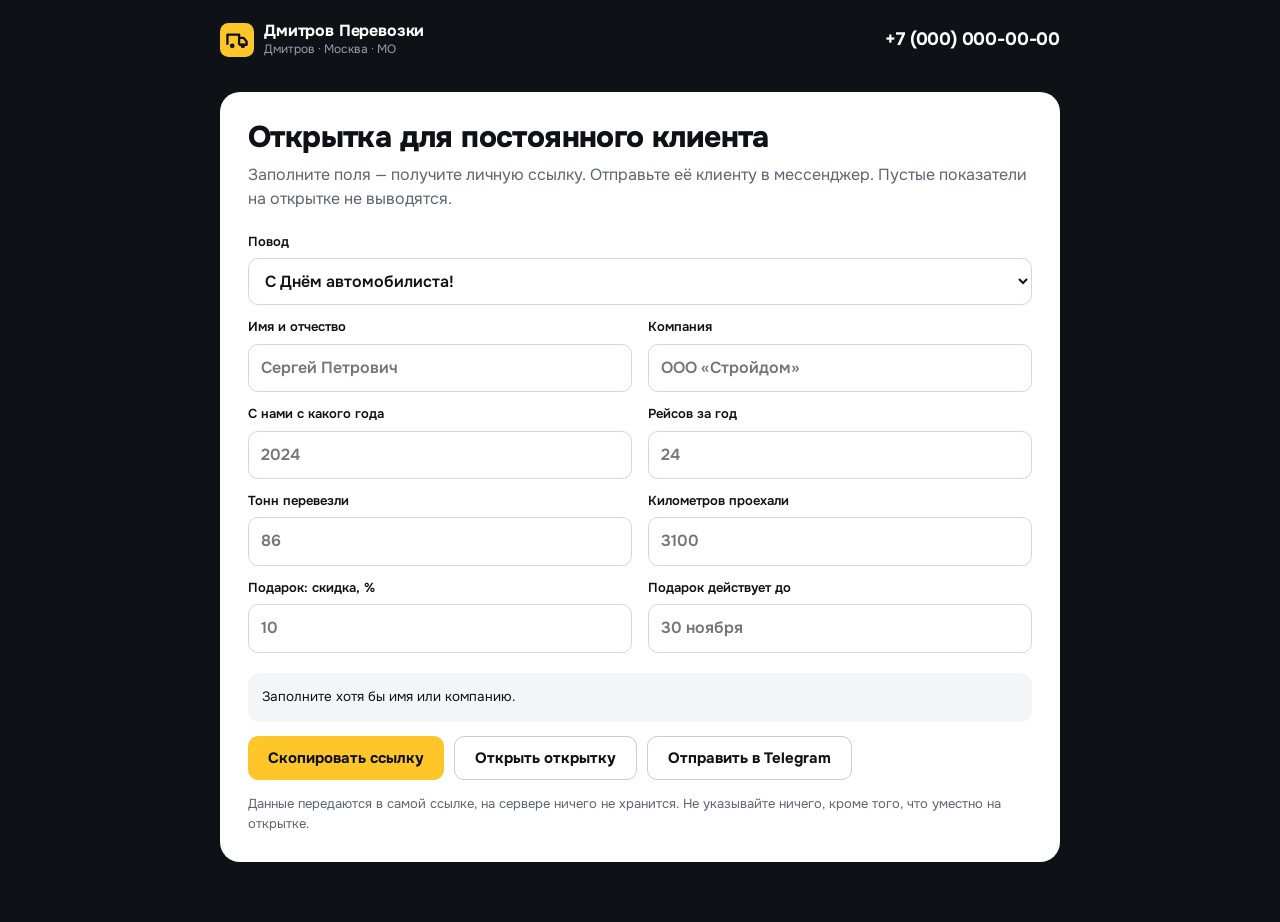
<file: greeting.html>
<!doctype html>
<html lang="ru">
<head>
<meta charset="utf-8">
<meta name="viewport" content="width=device-width,initial-scale=1,viewport-fit=cover">
<title>Поздравление · Дмитров Перевозки</title>
<meta name="robots" content="noindex,nofollow">
<meta name="theme-color" content="#0e1116">
<link rel="preconnect" href="https://fonts.googleapis.com">
<link rel="preconnect" href="https://fonts.gstatic.com" crossorigin>
<link href="https://fonts.googleapis.com/css2?family=Onest:wght@400;500;600;700;800&display=swap" rel="stylesheet">
<style>
:root{
  --ink:#0e1116;--ink-2:#2b313b;--muted:#5d6572;--line:#e2e5ea;--bg:#f4f5f7;--surface:#fff;
  --dark:#0e1116;--dark-2:#161b23;--dark-line:#262d38;--dark-muted:#98a1ae;
  --accent:#ffc629;--accent-hover:#ffd45c;--ok:#1d9a5b;--err:#c9382c;
  --r:14px;--r-sm:10px;
  --shadow:0 1px 2px rgba(14,17,22,.06),0 12px 32px rgba(14,17,22,.08);
  --font:"Onest",system-ui,-apple-system,"Segoe UI",Roboto,sans-serif;
}
*{box-sizing:border-box}
html{scroll-behavior:smooth;-webkit-text-size-adjust:100%}
body{margin:0;background:var(--bg);color:var(--ink);font:16px/1.55 var(--font);-webkit-font-smoothing:antialiased}
img,svg{display:block;max-width:100%}
a{color:inherit}
button,input,select{font:inherit;color:inherit}
button{cursor:pointer}
h1,h2,h3{margin:0;letter-spacing:-.02em;text-wrap:balance}
p{margin:0}
.wrap{max-width:1200px;margin:0 auto;padding:0 24px}
.muted{color:var(--muted)}
[hidden]{display:none!important}
section[id],#quiz{scroll-margin-top:84px}
a:focus-visible,button:focus-visible,input:focus-visible,summary:focus-visible,.quiz:focus-visible{outline:3px solid var(--accent);outline-offset:3px}

/* buttons */
.btn{display:inline-flex;align-items:center;justify-content:center;gap:8px;border:0;border-radius:var(--r-sm);padding:12px 20px;font-weight:700;font-size:15px;text-decoration:none;line-height:1.2;transition:background .15s,transform .15s,border-color .15s;white-space:nowrap}
.btn:active{transform:translateY(1px)}
.btn-accent{background:var(--accent);color:var(--ink)}
.btn-accent:hover{background:var(--accent-hover)}
.btn-ghost{background:transparent;color:#fff;border:1.5px solid #ffffff40}
.btn-ghost:hover{border-color:#fff}
.btn-lg{padding:16px 26px;font-size:16px}
.btn-block{width:100%}
.link-btn{background:none;border:0;padding:6px 0;color:var(--muted);font-size:14px}
.link-btn:hover{color:var(--ink)}

/* demo bar */
.demo-bar{background:#2a2f38;color:#d6dbe2;font-size:12.5px;text-align:center;padding:7px 16px}
.demo-bar a{color:var(--accent)}

/* occasion */
.occasion{background:linear-gradient(90deg,#ffc629,#ffd966 60%,#ffc629);color:var(--ink)}
.occasion-in{display:flex;align-items:center;gap:12px;min-height:48px;padding-top:8px;padding-bottom:8px}
.occasion-icon{width:22px;height:22px;flex-shrink:0;fill:var(--ink)}
.occasion p{font-size:14.5px;line-height:1.35;flex:1}
.occasion b{font-weight:700;margin-right:4px}
.occasion-close{background:none;border:0;font-size:24px;line-height:1;padding:4px 8px;color:var(--ink);opacity:.6}
.occasion-close:hover{opacity:1}

/* header */
.top{position:sticky;top:0;z-index:30;background:rgba(14,17,22,.94);backdrop-filter:saturate(1.4) blur(10px);color:#fff;border-bottom:1px solid var(--dark-line)}
.top-in{display:flex;align-items:center;gap:28px;height:68px}
.logo{display:flex;align-items:center;gap:10px;text-decoration:none;flex-shrink:0}
.logo-mark{width:34px;height:34px;color:var(--accent)}
.logo-text b{display:block;font-size:16px;letter-spacing:-.01em;line-height:1.1}
.logo-text small{display:block;font-size:12px;color:var(--dark-muted)}
.top-nav{display:flex;gap:4px;margin-right:auto}
.top-nav a{padding:8px 12px;border-radius:8px;text-decoration:none;font-size:14px;color:#c9cfd8}
.top-nav a:hover{color:#fff;background:#ffffff10}
.top-nav a[aria-current=page]{color:#fff;background:#ffffff14}
.top-contact{text-align:right;line-height:1.25}
.top-phone{font-weight:700;font-size:18px;text-decoration:none;letter-spacing:-.01em}
.top-contact small{display:flex;align-items:center;justify-content:flex-end;gap:6px;font-size:12px;color:var(--dark-muted)}
.dot{width:7px;height:7px;border-radius:50%;background:#3ccf7e;box-shadow:0 0 0 3px #3ccf7e30}

/* hero */
.hero{position:relative;background:var(--dark);color:#fff;overflow:hidden;isolation:isolate}
.hero::before{content:"";position:absolute;inset:0;z-index:-1;opacity:.6;background:
  radial-gradient(900px 500px at 78% 20%,#ffc62914,transparent 60%),
  radial-gradient(#ffffff12 1px,transparent 1.2px) 0 0/22px 22px;
  -webkit-mask-image:linear-gradient(180deg,#000 55%,transparent);mask-image:linear-gradient(180deg,#000 55%,transparent)}
.hero-in{display:grid;grid-template-columns:minmax(0,1.08fr) minmax(0,.92fr);gap:56px;align-items:start;padding:56px 24px 72px}
.eyebrow{font-size:13px;font-weight:600;letter-spacing:.06em;text-transform:uppercase;color:var(--muted);margin-bottom:14px}
.eyebrow-dark{color:var(--accent)}
.hero h1,.hero .eyebrow,.hero-lead,.promises li{text-shadow:0 1px 2px rgba(0,0,0,.55),0 2px 18px rgba(0,0,0,.45)}
.hero h1{font-size:clamp(34px,4.6vw,58px);line-height:1.04;font-weight:800;letter-spacing:-.035em;max-width:14ch}
.hero-lead{margin-top:20px;font-size:19px;line-height:1.5;color:#e4e8ee;max-width:36em}
.promises{list-style:none;margin:26px 0 0;padding:0;display:grid;gap:12px}
.promises li{display:flex;gap:12px;align-items:flex-start;color:#d5dae2;font-size:15.5px;line-height:1.45}
.promises b{color:#fff;font-weight:600}
.promises svg{width:22px;height:22px;flex-shrink:0;margin-top:0;padding:3px;border-radius:50%;background:var(--accent);fill:none;stroke:var(--ink);stroke-width:2.6;stroke-linecap:round;stroke-linejoin:round}

.route{margin-top:30px;padding:0;overflow:hidden;border:1px solid var(--dark-line);border-radius:var(--r);background:linear-gradient(180deg,#161b23,#12161d)}
.route-stops{display:grid;grid-template-columns:repeat(3,1fr);gap:12px;padding:12px 20px 14px}
.route-stops>*{background:none;border:0;padding:0;text-align:left;color:inherit}
.route-stops>*:nth-child(2){text-align:center}
.route-stops>*:nth-child(3){text-align:right}
.route-stops span{display:block;font-size:13px;color:var(--dark-muted)}
.route-stops b{display:block;font-size:19px;font-weight:700;letter-spacing:-.01em;margin-top:2px}
.route-stops button:hover b{color:var(--accent)}

/* hero photo background */
.hero-bg{position:absolute;left:0;right:0;top:0;height:min(100%,max(640px,92vh));z-index:-2;overflow:hidden;background:var(--dark)}
.hb-layer{position:absolute;inset:-4% -3%;will-change:transform}
.hb-slide{position:absolute;inset:0;opacity:0;transform:translateX(-6%);transition:opacity 1.1s ease,transform 1.4s cubic-bezier(.2,.7,.2,1)}
.hb-slide.is-on{opacity:1;transform:none}
.hb-slide.is-out{opacity:0;transform:translateX(6%);transition:opacity .8s ease,transform 1s cubic-bezier(.6,0,.8,.4)}
.hb-slide img{width:100%;height:100%;object-fit:cover;filter:saturate(.9) contrast(1.05);animation:kenburns 26s ease-in-out infinite alternate}
.hb-t1_5 img{object-position:50% 70%}
.hb-t2 img{object-position:55% 70%}
.hb-t3 img{object-position:50% 75%}
.hb-t5 img{object-position:55% 75%}
.hb-t10 img{object-position:50% 70%}
.hb-t20 img{object-position:45% 65%}
@keyframes kenburns{from{transform:scale(1)}to{transform:scale(1.06) translateX(-1%)}}
.hb-shade{position:absolute;inset:0;background:
  linear-gradient(90deg,rgba(14,17,22,.84) 0%,rgba(14,17,22,.68) 36%,rgba(14,17,22,.18) 58%,transparent 100%),
  linear-gradient(180deg,rgba(14,17,22,.25) 0%,transparent 22%,transparent 62%,var(--dark) 100%)}
.hb-trails{position:absolute;left:0;right:0;bottom:18%;height:120px;pointer-events:none;opacity:.55}
.hb-trails i{position:absolute;left:-40%;height:2px;width:38%;border-radius:2px;background:linear-gradient(90deg,transparent,#ffc629 70%,#fff);filter:blur(.4px);animation:trail 5.5s linear infinite}
.hb-trails i:nth-child(1){top:20%;animation-delay:0s}
.hb-trails i:nth-child(2){top:55%;animation-delay:1.9s;animation-duration:4.2s;opacity:.6}
.hb-trails i:nth-child(3){top:85%;animation-delay:3.4s;animation-duration:6.5s;opacity:.4;background:linear-gradient(90deg,transparent,#ff5a3c 70%,#ffb3a3)}
@keyframes trail{from{transform:translateX(0)}to{transform:translateX(380%)}}

/* scene */
.scene{position:relative;height:216px;overflow:hidden;border-bottom:1px solid var(--dark-line)}
.ts-svg{position:absolute;inset:0;display:block;overflow:visible}
.ts-far{fill:#ffffff09}
.ts-mid{stroke:#ffffff12;stroke-width:2;fill:#ffffff06}
.ts-road-base{stroke:#3a4250;stroke-width:2}
.ts-road-dash{stroke:#ffc62955;stroke-width:3;stroke-dasharray:26 22}
.ts-body{fill:#ffffff07;stroke:#e9edf2;stroke-width:1.6}
.ts-rib{stroke:#e9edf233;stroke-width:1}
.ts-cargo{fill:#ffc6291c;stroke:#ffc629aa;stroke-width:1.2}
.ts-pallet{fill:#ffc62955}
.ts-frame{stroke:#e9edf2;stroke-width:3;stroke-linecap:round}
.ts-cab{fill:#161b23;stroke:#e9edf2;stroke-width:1.8;stroke-linejoin:round}
.ts-glass{fill:#ffc62922;stroke:#ffc629;stroke-width:1.2}
.ts-light{fill:var(--accent)}
.ts-tyre{fill:#0e1116;stroke:#e9edf2;stroke-width:2}
.ts-rim{fill:none;stroke:#e9edf299;stroke-width:1.2}
.ts-spoke{stroke:#e9edf2aa;stroke-width:1.6;stroke-linecap:round}
.ts-dim{stroke:var(--accent);stroke-width:1.2;fill:var(--accent);font:600 13px var(--font)}
.ts-dim text{stroke:none}
.ts-ext{stroke-dasharray:3 3;opacity:.6}
.ts-label{position:absolute;left:20px;top:12px;font-size:13px;font-weight:600;color:#c4cad3;white-space:nowrap;transition:opacity .25s}
.ts-label.ts-hide{opacity:0}

/* quiz */
.quiz{background:var(--surface);color:var(--ink);border-radius:20px;padding:26px 26px 18px;box-shadow:0 30px 80px rgba(0,0,0,.45),0 0 0 1px #ffffff14}
.quiz-head{display:flex;justify-content:space-between;align-items:baseline;gap:12px}
.quiz-title{font-weight:700;font-size:15px}
.quiz-step{font-size:13px;color:var(--muted);white-space:nowrap}
.quiz-bar{height:4px;background:var(--line);border-radius:4px;margin:12px 0 22px;overflow:hidden}
.quiz-bar i{display:block;height:100%;width:25%;background:var(--ink);border-radius:4px;transition:width .3s ease}
.quiz-body{min-height:348px}
.q-question{font-size:22px;font-weight:700;line-height:1.25;letter-spacing:-.02em}
.q-hint{font-size:14px;color:var(--muted);margin-top:6px}
.q-options{display:grid;grid-template-columns:1fr 1fr;gap:10px;margin-top:18px}
.q-opt{display:flex;flex-direction:column;align-items:flex-start;gap:2px;text-align:left;border:1.5px solid var(--line);background:var(--surface);border-radius:12px;padding:13px 14px;min-height:56px;transition:border-color .12s,background .12s}
.q-opt:hover{border-color:#9aa3af}
.q-opt[aria-pressed=true]{border-color:var(--ink);background:#f6f7f9;box-shadow:inset 0 0 0 1px var(--ink)}
.q-opt b{font-weight:600;font-size:15px;line-height:1.3}
.q-opt small{font-size:12.5px;color:var(--muted);line-height:1.3}
.q-opt-wide{grid-column:1/-1}
.quiz-foot{display:flex;justify-content:space-between;align-items:center;gap:12px;border-top:1px solid var(--line);margin-top:18px;padding-top:12px;min-height:44px}
.quiz-gift{display:flex;align-items:center;gap:7px;font-size:13px;font-weight:600;margin-left:auto}
.quiz-gift svg{width:18px;height:18px;fill:none;stroke:var(--ink);stroke-width:1.6;stroke-linejoin:round}

.q-result .q-kicker{font-size:13px;color:var(--muted)}
.q-price{font-size:34px;font-weight:800;letter-spacing:-.03em;line-height:1.1;margin-top:4px}
.q-price-note{font-size:13px;color:var(--muted);margin-top:4px}
.q-summary{list-style:none;margin:14px 0 0;padding:0;display:grid;gap:4px;font-size:14px}
.q-summary li{display:flex;justify-content:space-between;gap:12px;border-bottom:1px dashed var(--line);padding:5px 0}
.q-summary span{color:var(--muted)}
.q-summary b{font-weight:600;text-align:right}
.q-offer{margin-top:16px;padding:12px 14px;border-radius:12px;background:#fff7dc;border:1px solid #ffe08a;font-size:14px;line-height:1.4}

/* forms */
.lead-form .lbl{font-size:13px;font-weight:600;margin-top:12px}
.lead-form label{display:block;font-size:13px;font-weight:600;margin-top:12px}
.lead-form input[type=tel],.lead-form input[name=company]{display:block;width:100%;margin-top:6px;border:1.5px solid #d3d8df;border-radius:var(--r-sm);padding:13px 14px;font-size:17px;background:#fff}
.lead-form input:focus{outline:none;border-color:var(--ink);box-shadow:0 0 0 3px #0e111615}
.lead-form input[aria-invalid=true]{border-color:var(--err)}
.channels{display:flex;gap:6px;margin-top:8px;flex-wrap:wrap}
.channels label{margin:0}
.channels input{position:absolute;opacity:0;pointer-events:none}
.channels span{display:inline-block;padding:8px 12px;border:1.5px solid var(--line);border-radius:999px;font-size:13.5px;font-weight:500;cursor:pointer}
.channels input:checked+span{border-color:var(--ink);background:var(--ink);color:#fff}
.channels input:focus-visible+span{outline:3px solid var(--accent);outline-offset:2px}
.consent{display:flex!important;gap:9px;align-items:flex-start;font-weight:400!important;font-size:12.5px!important;color:var(--muted);line-height:1.4}
.consent input{margin:2px 0 0;width:16px;height:16px;flex-shrink:0;accent-color:var(--ink)}
.lead-form .btn-block{margin-top:14px}
.form-status{font-size:13.5px;margin-top:10px;min-height:1em}
.form-status.err{color:var(--err)}
.q-done{text-align:left}
.q-done-icon{width:52px;height:52px;border-radius:50%;background:#e4f5ec;display:grid;place-items:center;margin-bottom:14px}
.q-done-icon svg{width:26px;height:26px;fill:none;stroke:var(--ok);stroke-width:2.6;stroke-linecap:round;stroke-linejoin:round}
.q-done p{margin-top:8px;color:var(--muted);font-size:15px}
.q-done .q-question{color:var(--ink);font-size:22px}

/* facts */
.facts{background:var(--dark-2);color:#fff;border-top:1px solid var(--dark-line)}
.facts-in{display:grid;grid-template-columns:repeat(4,1fr)}
.facts-in>div{padding:22px 20px;border-left:1px solid var(--dark-line)}
.facts-in>div:first-child{border-left:0;padding-left:0}
.facts b{display:block;font-size:16px}
.facts span{font-size:13.5px;color:var(--dark-muted)}

/* sections */
.section{padding:88px 0}
.section-alt{background:var(--surface)}
.section-head{display:flex;justify-content:space-between;align-items:flex-end;gap:40px;margin-bottom:36px}
.section-head h2,.price-copy h2,.faq-in h2,.b2b-in h2{font-size:clamp(28px,3.2vw,40px);line-height:1.12;font-weight:800;letter-spacing:-.03em}
.section-head>p{max-width:420px;color:var(--muted)}

/* fleet */
.fleet{display:grid;grid-template-columns:repeat(3,1fr);gap:16px}
.veh{background:var(--surface);border:1px solid var(--line);border-radius:var(--r);padding:22px;display:flex;flex-direction:column}
.veh-top{display:flex;justify-content:space-between;align-items:baseline;gap:12px}
.veh-t{font-size:34px;font-weight:800;letter-spacing:-.03em;line-height:1}
.veh-t small{font-size:17px;font-weight:700;margin-left:3px}
.veh-name{font-size:14px;color:var(--muted);text-align:right}
.veh-len{margin:18px 0 6px;height:8px;background:var(--bg);border-radius:4px;overflow:hidden}
.veh-len i{display:block;height:100%;background:var(--ink);border-radius:4px}
.veh-len-cap{font-size:12px;color:var(--muted)}
.veh-specs{margin:14px 0 0;display:grid;gap:6px;font-size:14px}
.veh-specs div{display:flex;justify-content:space-between;gap:12px}
.veh-specs dt{color:var(--muted)}
.veh-specs dd{margin:0;font-weight:600;text-align:right}
.veh-fits{font-size:13.5px;color:var(--ink-2);margin-top:14px;flex:1}
.veh-foot{display:flex;justify-content:space-between;align-items:center;gap:12px;margin-top:18px;padding-top:16px;border-top:1px solid var(--line)}
.veh-price b{display:block;font-size:18px}
.veh-price span{font-size:12px;color:var(--muted)}
.veh-btn{background:var(--ink);color:#fff;padding:11px 14px;font-size:14px}
.veh-btn:hover{background:#262d38}
.fleet-more{margin-top:20px;font-size:15px}
.fleet-more a{font-weight:600}

/* price */
.price-in{display:grid;grid-template-columns:1fr 1fr;gap:64px;align-items:center}
.price-copy .muted{margin-top:18px;font-size:17px}
.checks{list-style:none;padding:0;margin:24px 0 0;display:grid;gap:12px}
.checks li{position:relative;padding-left:30px;color:var(--ink-2)}
.checks li::before{content:"";position:absolute;left:0;top:3px;width:18px;height:18px;border-radius:50%;background:var(--accent) url("data:image/svg+xml,%3Csvg xmlns='http://www.w3.org/2000/svg' viewBox='0 0 20 20'%3E%3Cpath d='M5 10.5l3.2 3.2L15 6.5' fill='none' stroke='%230e1116' stroke-width='2.4' stroke-linecap='round' stroke-linejoin='round'/%3E%3C/svg%3E") center/14px no-repeat}
.checks b{color:var(--ink);font-weight:600}
.quote-doc{margin:0;background:var(--surface);border:1px solid var(--line);border-radius:var(--r);box-shadow:var(--shadow);padding:26px;font-size:14.5px;transform:rotate(-.6deg)}
.qd-head{display:flex;justify-content:space-between;align-items:center;font-weight:700;font-size:17px;padding-bottom:14px;border-bottom:2px solid var(--ink)}
.qd-tag{font-size:12px;font-weight:600;padding:3px 9px;border-radius:999px;background:var(--bg);color:var(--muted)}
.quote-doc dl{margin:0}
.quote-doc dl div{display:grid;grid-template-columns:140px 1fr;gap:12px;padding:11px 0;border-bottom:1px solid var(--line)}
.quote-doc dt{color:var(--muted)}
.quote-doc dd{margin:0;font-weight:500}
.qd-total{display:flex;justify-content:space-between;align-items:baseline;padding:16px 0 6px}
.qd-total b{font-size:28px;letter-spacing:-.02em}
.qd-foot{font-size:12.5px;color:var(--muted)}

/* guarantees */
.guar{display:grid;grid-template-columns:repeat(4,1fr);gap:16px}
.guar article{background:var(--surface);border:1px solid var(--line);border-radius:var(--r);padding:24px}
.guar-n{font-size:13px;font-weight:700;color:var(--muted)}
.guar h3{font-size:21px;margin:30px 0 10px}
.guar p{font-size:14.5px;color:var(--ink-2)}

/* tasks */
.tasks{display:grid;grid-template-columns:repeat(3,1fr);gap:12px}
.task{display:flex;flex-direction:column;gap:6px;text-align:left;background:var(--bg);border:1px solid transparent;border-radius:var(--r);padding:22px 22px 20px;transition:border-color .15s,background .15s}
.task:hover{background:#fff;border-color:var(--ink)}
.task b{font-size:18px;font-weight:700;display:flex;justify-content:space-between;gap:10px}
.task b::after{content:"→";font-weight:500;transition:transform .15s}
.task:hover b::after{transform:translateX(3px)}
.task span{font-size:14px;color:var(--muted)}

/* steps */
.steps{list-style:none;margin:0;padding:0;display:grid;grid-template-columns:repeat(4,1fr);gap:0;counter-reset:s;border-top:2px solid var(--ink)}
.steps li{padding:22px 24px 0 0;position:relative}
.steps li::before{counter-increment:s;content:counter(s,decimal-leading-zero);position:absolute;top:-15px;left:0;background:var(--bg);padding-right:10px;font-weight:700;font-size:14px}
.step-t{display:inline-block;font-size:12.5px;font-weight:600;padding:4px 10px;border-radius:999px;background:var(--accent);margin-top:8px}
.steps h3{font-size:20px;margin:14px 0 8px}
.steps p{font-size:14.5px;color:var(--ink-2)}

/* photo cta */
.photo-cta{background:var(--dark);color:#fff;padding:72px 0}
.photo-in{display:grid;grid-template-columns:1.4fr 1fr;gap:48px;align-items:center}
.photo-in h2{font-size:clamp(26px,3vw,38px);line-height:1.15;font-weight:800;letter-spacing:-.03em}
.photo-in p:not(.eyebrow){color:#aeb6c2;margin-top:14px;font-size:17px}
.photo-actions{display:grid;gap:12px}

/* b2b */
.b2b-in{display:grid;grid-template-columns:1.2fr 1fr;gap:64px;align-items:center}
.b2b-form{background:var(--surface);border:1px solid var(--line);border-radius:var(--r);padding:28px;box-shadow:var(--shadow)}
.b2b-form h3{font-size:21px;margin-bottom:4px}

/* faq */
.faq-in{display:grid;grid-template-columns:1fr 2fr;gap:64px}
.faq details{border-bottom:1px solid var(--line)}
.faq details:first-child{border-top:1px solid var(--line)}
.faq summary{list-style:none;cursor:pointer;padding:20px 40px 20px 0;font-weight:600;font-size:17px;position:relative}
.faq summary::-webkit-details-marker{display:none}
.faq summary::after{content:"+";position:absolute;right:4px;top:50%;transform:translateY(-50%);font-size:24px;font-weight:400;transition:transform .2s}
.faq details[open] summary::after{transform:translateY(-50%) rotate(45deg)}
.faq details p{padding:0 40px 20px 0;color:var(--ink-2)}

/* final */
.final{background:var(--accent);padding:56px 0}
.final-in{display:flex;justify-content:space-between;align-items:center;gap:40px}
.final h2{font-size:clamp(26px,3vw,38px);font-weight:800;letter-spacing:-.03em}
.final p{margin-top:8px;max-width:560px;color:#3a3420}
.final-actions{display:flex;align-items:center;gap:20px;flex-shrink:0}
.final .btn-accent{background:var(--ink);color:#fff}
.final .btn-accent:hover{background:#262d38}
.final-phone{font-weight:700;font-size:20px;text-decoration:none}

/* footer */
.foot{background:var(--dark);color:#c4cad3;padding:48px 0 40px;font-size:14px}
.foot-in{display:grid;grid-template-columns:1.4fr 1fr 1fr;gap:40px}
.foot b{color:#fff;font-size:16px}
.foot p{margin-top:8px}
.foot .muted{color:#7d8694;font-size:13px}
.foot nav{display:grid;gap:8px;align-content:start}
.foot nav a{text-decoration:none}
.foot nav a:hover,.foot a:hover{color:#fff}
.foot-phone{font-size:20px;font-weight:700;color:#fff;text-decoration:none}

/* dock (mobile) */
.dock{display:none}
.toast{position:fixed;left:50%;bottom:24px;transform:translateX(-50%);z-index:60;background:var(--ink);color:#fff;padding:12px 18px;border-radius:12px;font-size:14px;box-shadow:var(--shadow);max-width:calc(100% - 32px)}

@media (prefers-reduced-motion:reduce){
  html{scroll-behavior:auto}
  .hb-slide img,.hb-trails{animation:none!important}
  .hb-trails{display:none}
  *{transition:none!important}
}

@media (max-width:1080px){
  .top-nav{display:none}
  .hero-in{grid-template-columns:1fr 1fr;gap:36px}
  .fleet{grid-template-columns:repeat(2,1fr)}
  .guar{grid-template-columns:repeat(2,1fr)}
}
@media (max-width:860px){
  .hero-in{grid-template-columns:1fr;padding-top:36px;padding-bottom:48px}
  .hero h1,.hero .eyebrow,.hero-lead,.promises li{text-shadow:0 1px 2px rgba(0,0,0,.55),0 2px 18px rgba(0,0,0,.45)}
.hero h1{max-width:none}
  .price-in,.b2b-in,.faq-in,.photo-in{grid-template-columns:1fr;gap:36px}
  .facts-in{grid-template-columns:repeat(2,1fr)}
  .facts-in>div{padding:18px 16px;border-left:0;border-top:1px solid var(--dark-line)}
  .facts-in>div:nth-child(odd){padding-left:0}
  .facts-in>div:nth-child(-n+2){border-top:0}
  .steps{grid-template-columns:1fr 1fr;row-gap:36px}
  .tasks{grid-template-columns:1fr 1fr}
  .final-in{flex-direction:column;align-items:flex-start}
  .section-head{flex-direction:column;align-items:flex-start;gap:12px}
}
@media (max-width:640px){
  body{font-size:15.5px}
  .wrap{padding:0 16px}
  .top-in{height:60px;gap:12px}
  .top-cta,.top-contact small{display:none}
  .logo-text small{display:none}
  .logo-mark{width:30px;height:30px}
  .top-contact{margin-left:auto}
  .top-phone{font-size:15.5px}
  .hero-in{padding:28px 16px 36px;gap:28px}
  .hero h1,.hero .eyebrow,.hero-lead,.promises li{text-shadow:0 1px 2px rgba(0,0,0,.55),0 2px 18px rgba(0,0,0,.45)}
.hero h1{font-size:32px}
  .hero-lead{font-size:16.5px;margin-top:14px}
  .promises{margin-top:20px;gap:10px}
  .promises li{font-size:14.5px}
  .route{margin-top:22px}
  .route-stops{padding:10px 14px 12px}
  .route-stops b{font-size:16px}
  .route-stops span{font-size:12px}
  .scene{height:150px}
  .hero-bg{bottom:auto;height:640px}
  .hb-shade{background:linear-gradient(180deg,rgba(14,17,22,.35) 0%,rgba(14,17,22,.6) 50%,var(--dark) 100%)}
  .hb-trails{bottom:auto;top:380px;height:80px}
  .ts-label{font-size:11.5px;top:8px;left:14px}
  .ts-dim{font-size:11px}
  .quiz{padding:20px 16px 12px;border-radius:16px}
  .quiz-body{min-height:0}
  .q-question{font-size:20px}
  .q-options{gap:8px}
  .q-opt{padding:12px;min-height:52px}
  .q-price{font-size:30px}
  .section{padding:56px 0}
  .fleet,.guar,.tasks,.steps{grid-template-columns:1fr}
  .veh-t{font-size:30px}
  .quote-doc{transform:none;padding:20px}
  .quote-doc dl div{grid-template-columns:1fr;gap:2px}
  .photo-cta{padding:52px 0}
  .final-actions{flex-direction:column;align-items:stretch;width:100%}
  .final-phone{text-align:center}
  .foot-in{grid-template-columns:1fr;gap:28px}
  .foot{padding-bottom:110px}
  .top-phone{font-size:15px;white-space:nowrap}
  .logo-text b{font-size:14.5px}
  .fleet{display:flex;overflow-x:auto;scroll-snap-type:x mandatory;gap:12px;margin:0 -16px;padding:0 16px 8px;scrollbar-width:none}
  .fleet::-webkit-scrollbar{display:none}
  .veh{flex:0 0 84%;scroll-snap-align:center}
  .guar article{padding:20px}
  .guar h3{margin:12px 0 8px}
  .steps{border-top:0;row-gap:0}
  .steps li{padding:0 0 26px 48px;border-left:2px solid var(--ink);margin-left:15px;padding-left:30px}
  .steps li:last-child{border-left-color:transparent;padding-bottom:0}
  .steps li::before{top:-2px;left:-16px;width:30px;height:30px;border-radius:50%;background:var(--ink);color:#fff;display:grid;place-items:center;padding:0;font-size:12px}
  .step-t{margin-top:0}
  .steps h3{margin-top:10px}
  .dock{display:grid;grid-template-columns:52px 1fr 1.4fr;gap:8px;position:fixed;left:0;right:0;bottom:0;z-index:40;padding:10px 12px calc(10px + env(safe-area-inset-bottom));background:rgba(14,17,22,.96);backdrop-filter:blur(10px);border-top:1px solid var(--dark-line)}
  .dock a{height:48px;border-radius:var(--r-sm);display:flex;align-items:center;justify-content:center;font-weight:700;font-size:15px;text-decoration:none}
  .dock-call{background:#1f2630;color:#fff}
  .dock-call svg{width:22px;height:22px;fill:#fff}
  .dock-msg{background:#1f2630;color:#fff}
  .toast{bottom:84px}
}

/* quiz: стеклянная карточка поверх фото, непрозрачные варианты */
.hero .quiz{background:rgba(18,22,30,.2);-webkit-backdrop-filter:blur(14px) saturate(1.4);backdrop-filter:blur(14px) saturate(1.4);color:#fff;box-shadow:0 30px 80px rgba(0,0,0,.35),inset 0 0 0 1px rgba(255,255,255,.16)}
@supports not ((backdrop-filter:blur(1px)) or (-webkit-backdrop-filter:blur(1px))){.hero .quiz{background:rgba(18,22,30,.88)}}
.hero .quiz-title,.hero .quiz-step,.hero .q-question,.hero .q-hint,.hero .q-kicker,.hero .q-price,.hero .q-summary,.hero .lbl,.hero .lead-form label,.hero .quiz-gift{text-shadow:0 1px 3px rgba(0,0,0,.6)}
.hero .quiz-step,.hero .q-hint,.hero .q-kicker,.hero .q-price-note,.hero .q-summary span{color:#c9d0da}
.hero .quiz-bar{background:rgba(255,255,255,.18)}
.hero .quiz-bar i{background:var(--accent)}
.hero .quiz-foot{border-top-color:rgba(255,255,255,.16)}
.hero .quiz-gift svg{stroke:#fff}
.hero .link-btn{color:#c9d0da}
.hero .link-btn:hover{color:#fff}
.hero .q-opt{background:#fff;color:var(--ink);border-color:transparent;box-shadow:0 2px 10px rgba(0,0,0,.18)}
.hero .q-opt:hover{border-color:var(--accent)}
.hero .q-opt[aria-pressed=true]{background:var(--accent);border-color:var(--accent);box-shadow:0 2px 10px rgba(0,0,0,.18)}
.hero .q-opt small{color:#5d6572}
.hero .q-opt[aria-pressed=true] small{color:#3a3420}
.hero .q-summary li{border-bottom-color:rgba(255,255,255,.16)}
.hero .q-offer{background:rgba(255,198,41,.16);border-color:rgba(255,198,41,.5);color:#fff}
.hero .lead-form input[type=tel]{border-color:transparent}
.hero .lead-form input:focus{border-color:var(--accent);box-shadow:0 0 0 3px rgba(255,198,41,.3)}
.hero .channels span{border-color:rgba(255,255,255,.3);color:#fff}
.hero .channels input:checked+span{background:#fff;color:var(--ink);border-color:#fff}
.hero .consent{color:#c9d0da}
.hero .consent a{color:#fff}
.hero .form-status.err{color:#ff9b8c}
.hero .form-status.err a{color:#fff}
.hero .q-done p{color:#c9d0da}
.hero .q-done .q-question{color:#fff}
.hero .q-done-icon{background:rgba(61,207,126,.18)}
.hero .q-done-icon svg{stroke:#5fe39a}
.hero .route{background:rgba(18,22,30,.42);-webkit-backdrop-filter:blur(22px) saturate(1.3);backdrop-filter:blur(22px) saturate(1.3);border-color:rgba(255,255,255,.16)}
.hero .scene{border-bottom-color:rgba(255,255,255,.14)}

/* узкие экраны: калькулятор сразу после подзаголовка */
@media (max-width:860px){
  .hero-in{row-gap:0}
  .hero-copy{display:contents}
  .hero-copy .eyebrow{order:1}
  .hero h1{order:2}
  .hero-lead{order:3}
  .hero .quiz{order:4;margin-top:24px}
  .promises{order:5;margin-top:28px}
  .route{order:6}
}

body{background:var(--dark);color:#fff}
.g-wrap{max-width:880px;margin:0 auto;padding:0 20px}
.g-top{display:flex;justify-content:space-between;align-items:center;padding:22px 0}
.g-top .logo{color:#fff}
.g-hero{padding:28px 0 8px}
.g-hero h1{font-size:clamp(32px,5.4vw,56px);line-height:1.05;font-weight:800;letter-spacing:-.035em}
.g-sub{margin-top:14px;font-size:18px;color:var(--accent);font-weight:600}
.g-text{margin-top:18px;font-size:18px;line-height:1.55;color:#c4cad3;max-width:40em}
.g-road{position:relative;height:190px;margin:28px 0 8px;overflow:hidden;border-bottom:2px solid #3a4250}
.g-road::after{content:"";position:absolute;left:0;right:0;bottom:8px;height:3px;background:repeating-linear-gradient(90deg,#ffc62966 0 26px,transparent 26px 48px);animation:road 1.2s linear 3}
@keyframes road{to{background-position:-48px 0}}
.g-truck{position:absolute;bottom:0;left:50%;transform:translateX(-50%);animation:drive-in 2.8s cubic-bezier(.2,.7,.2,1) both}
@keyframes drive-in{from{transform:translateX(calc(-50% - 70vw))}to{transform:translateX(-50%)}}
.g-truck .ts-spin{animation:spin .5s linear 5}
@keyframes spin{to{transform:rotate(360deg)}}
.g-flag{position:absolute;top:10px;left:50%;transform:translateX(-50%);background:var(--accent);color:var(--ink);font-weight:700;font-size:14px;padding:6px 14px;border-radius:999px;white-space:nowrap;opacity:0;animation:pop .5s 2.6s forwards}
@keyframes pop{from{opacity:0;transform:translate(-50%,8px)}to{opacity:1;transform:translate(-50%,0)}}
.g-stats{display:grid;grid-template-columns:repeat(auto-fit,minmax(200px,1fr));gap:12px;margin-top:36px}
.g-stat{background:var(--dark-2);border:1px solid var(--dark-line);border-radius:16px;padding:22px}
.g-stat b{display:block;font-size:44px;font-weight:800;letter-spacing:-.03em;line-height:1;font-variant-numeric:tabular-nums}
.g-stat span{display:block;margin-top:6px;font-size:15px;color:#c4cad3}
.g-stat small{display:block;margin-top:12px;font-size:13.5px;color:var(--accent)}
.g-kicker{font-size:13px;font-weight:600;letter-spacing:.06em;text-transform:uppercase;color:var(--dark-muted);margin-top:44px}
.g-gift{margin-top:28px;background:var(--accent);color:var(--ink);border-radius:18px;padding:26px;display:flex;justify-content:space-between;align-items:center;gap:20px;flex-wrap:wrap}
.g-gift b{display:block;font-size:26px;font-weight:800;letter-spacing:-.02em}
.g-gift span{font-size:15px}
.g-gift .btn{background:var(--ink);color:#fff}
.g-wish{margin-top:36px;font-size:22px;line-height:1.45;font-weight:600;max-width:34em}
.g-sign{margin-top:18px;color:var(--dark-muted)}
.g-actions{display:flex;gap:12px;flex-wrap:wrap;margin:32px 0 60px}
/* generator */
.gen{background:#fff;color:var(--ink);border-radius:20px;padding:28px;margin:12px 0 60px}
.gen h1{font-size:30px;font-weight:800;line-height:1.15}
.gen p.muted{margin-top:8px}
.gen-grid{display:grid;grid-template-columns:1fr 1fr;gap:12px 16px;margin-top:20px}
.gen label{display:block;font-size:13px;font-weight:600}
.gen input,.gen select{display:block;width:100%;margin-top:6px;border:1.5px solid #d3d8df;border-radius:10px;padding:11px 12px;font-size:16px;background:#fff}
.gen input:focus,.gen select:focus{outline:none;border-color:var(--ink)}
.gen-wide{grid-column:1/-1}
.gen-out{margin-top:20px;background:var(--bg);border-radius:12px;padding:14px;font-size:13.5px;word-break:break-all}
.gen-actions{display:flex;gap:10px;flex-wrap:wrap;margin-top:14px}
.gen-actions .btn-ghost{color:var(--ink);border-color:#c8ced6}
@media (max-width:640px){
  .g-road{height:130px}
  .g-stat b{font-size:38px}
  .g-wish{font-size:19px}
  .gen{padding:20px}
  .gen-grid{grid-template-columns:1fr}
}
@media (prefers-reduced-motion:reduce){
  .g-truck,.g-flag,.g-road::after,.g-truck .ts-spin{animation:none!important;opacity:1}
}
</style>
</head>
<body>
<div class="g-wrap">
  <header class="g-top">
    <a class="logo" href="index.html">
      <svg class="logo-mark" viewBox="0 0 32 32" aria-hidden="true"><rect width="32" height="32" rx="8" fill="currentColor"/><path d="M7 20.5V11h11v9.5M18 14h4.2l2.8 3.4v3.1H18" fill="none" stroke="#0e1116" stroke-width="2.2" stroke-linejoin="round"/><circle cx="11.5" cy="21.5" r="2.2" fill="#0e1116"/><circle cx="21.5" cy="21.5" r="2.2" fill="#0e1116"/></svg>
      <span class="logo-text"><b>Дмитров Перевозки</b><small>Дмитров · Москва · МО</small></span>
    </a>
    <a class="top-phone" href="tel:+70000000000">+7 (000) 000-00-00</a>
  </header>

  <main id="card" hidden>
    <section class="g-hero">
      <h1 id="g-title"></h1>
      <p class="g-sub" id="g-sub"></p>
      <p class="g-text" id="g-text"></p>
    </section>
    <div class="g-road" aria-hidden="true">
      <span class="g-flag">Спасибо, что едете с нами</span>
      <svg class="g-truck" id="g-truck"></svg>
    </div>
    <p class="g-kicker" id="g-kicker">Что мы сделали вместе</p>
    <div class="g-stats" id="g-stats"></div>
    <div class="g-gift" id="g-gift" hidden>
      <div><b id="g-gift-title"></b><span id="g-gift-text"></span></div>
      <a class="btn btn-lg" href="index.html#quiz">Заказать рейс</a>
    </div>
    <p class="g-wish" id="g-wish"></p>
    <p class="g-sign">Команда «Дмитров Перевозки»</p>
    <div class="g-actions">
      <a class="btn btn-accent btn-lg" href="index.html#quiz">Рассчитать следующий рейс</a>
      <a class="btn btn-ghost btn-lg" href="tel:+70000000000">Позвонить</a>
    </div>
  </main>

  <main id="gen" hidden>
    <form class="gen" id="gen-form">
      <h1>Открытка для постоянного клиента</h1>
      <p class="muted">Заполните поля — получите личную ссылку. Отправьте её клиенту в мессенджер. Пустые показатели на открытке не выводятся.</p>
      <div class="gen-grid">
        <label class="gen-wide">Повод<select name="h" id="gen-h"></select></label>
        <label>Имя и отчество<input name="to" maxlength="60" placeholder="Сергей Петрович"></label>
        <label>Компания<input name="co" maxlength="80" placeholder="ООО «Стройдом»"></label>
        <label>С нами с какого года<input name="since" inputmode="numeric" maxlength="4" placeholder="2024"></label>
        <label>Рейсов за год<input name="trips" inputmode="numeric" placeholder="24"></label>
        <label>Тонн перевезли<input name="tons" inputmode="decimal" placeholder="86"></label>
        <label>Километров проехали<input name="km" inputmode="numeric" placeholder="3100"></label>
        <label>Подарок: скидка, %<input name="gift" inputmode="numeric" placeholder="10"></label>
        <label>Подарок действует до<input name="until" maxlength="30" placeholder="30 ноября"></label>
      </div>
      <div class="gen-out" id="gen-out">Заполните хотя бы имя или компанию.</div>
      <div class="gen-actions">
        <button class="btn btn-accent" type="button" id="gen-copy">Скопировать ссылку</button>
        <a class="btn btn-ghost" id="gen-open" target="_blank" rel="noopener">Открыть открытку</a>
        <a class="btn btn-ghost" id="gen-tg" target="_blank" rel="noopener">Отправить в Telegram</a>
      </div>
      <p class="muted" style="font-size:13px;margin-top:14px">Данные передаются в самой ссылке, на сервере ничего не хранится. Не указывайте ничего, кроме того, что уместно на открытке.</p>
    </form>
  </main>
</div>
<script>
window.SITE={"brand": "Дмитров Перевозки", "phone": "+7 (000) 000-00-00", "phoneTel": "+70000000000", "hours": "Ежедневно 7:00–22:00", "telegram": "", "max": "", "demo": true, "metrikaId": null, "leadEndpoint": "", "firstOrderDiscount": 5, "vehicles": [{"t": "1.5", "name": "Газель", "body": "3,0 × 2,0 × 1,8 м", "volume": "до 11 м³", "pallets": 4, "len": 3.0, "bodies": "Борт · тент · фургон", "fits": "Мебель из квартиры, стройматериалы на ремонт, товар для магазина"}, {"t": "2", "name": "Газель удлинённая", "body": "4,2 × 2,0 × 2,0 м", "volume": "до 17 м³", "pallets": 6, "len": 4.2, "bodies": "Тент · фургон", "fits": "Переезд 1–2-комнатной квартиры, длинномер до 4 м"}, {"t": "3", "name": "Валдай или аналог", "body": "5,0 × 2,2 × 2,2 м", "volume": "до 24 м³", "pallets": 8, "len": 5.0, "bodies": "Борт · тент · фургон", "fits": "Переезд 2–3-комнатной квартиры, паллеты, трубы и профиль"}, {"t": "5", "name": "Пятитонник", "body": "6,2 × 2,4 × 2,4 м", "volume": "до 36 м³", "pallets": 15, "len": 6.2, "bodies": "Борт · тент", "fits": "Кирпич и блоки на поддонах, оборудование, партия товара"}, {"t": "10", "name": "Десятитонник", "body": "7,5 × 2,45 × 2,5 м", "volume": "до 46 м³", "pallets": 18, "len": 7.5, "bodies": "Борт · тент", "fits": "Стройматериалы на объект, металл, крупное оборудование"}, {"t": "20", "name": "Фура", "body": "13,6 × 2,45 × 2,7 м", "volume": "до 90 м³", "pallets": 33, "len": 13.6, "bodies": "Тент · штора", "fits": "Полная загрузка: 33 паллеты, погрузка сзади, сбоку или сверху"}], "variants": {"g01": {"h1": "Грузоперевозки в Дмитрове с фиксированной ценой"}, "g02": {"h1": "Заказать Газель в Дмитрове — цена до подачи", "tonnage": "1.5"}, "g03": {"h1": "Грузоперевозки до 2 тонн в Дмитрове", "tonnage": "2"}, "g04": {"h1": "Машина 3 тонны в Дмитрове — Валдай или аналог", "tonnage": "3"}, "g05": {"h1": "Грузоперевозки 5 тонн в Дмитрове", "tonnage": "5"}, "g06": {"h1": "Машина 10 тонн в Дмитрове", "tonnage": "10"}, "g07": {"h1": "Фура 20 тонн в Дмитрове — 33 паллеты", "tonnage": "20"}, "g08": {"h1": "Бортовая машина в Дмитрове — от Газели до 20 т"}, "g09": {"h1": "Тент и фургон в Дмитрове — от Газели до фуры"}, "g10": {"h1": "Грузоперевозки Дмитров → Москва", "zone": "to_msk"}, "g11": {"h1": "Грузоперевозки Москва → Дмитров", "zone": "from_msk"}, "g12": {"h1": "Грузоперевозки по Дмитровскому округу", "zone": "district"}, "g13": {"h1": "Перевозка паллет из Дмитрова — до 33 мест", "task": "pallets"}, "g14": {"h1": "Перевозка стройматериалов в Дмитрове", "task": "build"}}, "occasions": [{"id": "avto", "rule": "last-sunday-10", "before": 10, "after": 3, "title": "С Днём автомобилиста!", "banner": "Спасибо водителям, которые каждый день везут ваши грузы, и вам — за доверие.", "greeting": "Сегодня праздник у тех, кто за рулём. А мы хотим сказать спасибо и вам: без ваших заказов у наших водителей не было бы дороги.", "wish": "Пусть дороги будут свободными, сроки — выполнимыми, а заказы — прибыльными. Зарабатываем вместе."}, {"id": "ny", "from": "12-15", "to": "01-10", "title": "С наступающим Новым годом!", "banner": "Спасибо, что были с нами в этом году. Успеем довезти товар и подарки до праздников.", "greeting": "Этот год мы проехали вместе. Каждый ваш рейс — это стройка, которая не остановилась, товар, который вовремя оказался на полке, дом, в который переехали без нервов.", "wish": "Желаем, чтобы в новом году ваш бизнес рос быстрее, чем мы успеваем подавать машины. Растём вместе."}, {"id": "dacha", "from": "04-01", "to": "05-15", "title": "Открываем дачный сезон", "banner": "Бытовки, стройматериалы и садовая техника — по всему Дмитровскому округу.", "greeting": "Весна — время строить и обустраивать. Спасибо, что доверяете нам самое важное для вашего участка.", "wish": "Пусть сезон будет тёплым, стройка — быстрой, а урожай — большим."}, {"id": "thanks", "manual": true, "title": "Спасибо, что вы с нами", "banner": "", "greeting": "Мы помним каждого клиента, который доверил нам свой груз. Вот что мы сделали вместе.", "wish": "Будем рады и дальше возить для вас — быстро, точно и по честной цене."}]};
/* Сцена с грузовиком: технический рисунок выбранной машины в масштабе.
   Едет при прокрутке, фон реагирует на мышь и наклон телефона (Android — без запроса разрешения). */
window.TruckScene = (() => {
'use strict';
const NS = 'http://www.w3.org/2000/svg';
const svg = (tag, attrs = {}, parent) => {
  const n = document.createElementNS(NS, tag);
  for (const k in attrs) n.setAttribute(k, attrs[k]);
  if (parent) parent.append(n);
  return n;
};

/* Геометрия в метрах. x — от задней стенки кузова вперёд, y — от земли вверх. */
const GEO = {
  '1.5': { L: 3.0, H: 1.8, floor: 0.8, cab: 1.9, cabH: 2.15, r: 0.34, rear: [1.9] },
  '2':   { L: 4.2, H: 2.0, floor: 0.85, cab: 1.9, cabH: 2.2, r: 0.34, rear: [2.8] },
  '3':   { L: 5.0, H: 2.2, floor: 0.95, cab: 2.0, cabH: 2.6, r: 0.4, rear: [3.3] },
  '5':   { L: 6.2, H: 2.4, floor: 1.1, cab: 2.1, cabH: 2.95, r: 0.48, rear: [4.1] },
  '10':  { L: 7.5, H: 2.5, floor: 1.2, cab: 2.3, cabH: 3.15, r: 0.5, rear: [4.3, 5.6] },
  '20':  { L: 13.6, H: 2.7, floor: 1.25, cab: 2.4, cabH: 3.5, r: 0.5, rear: [1.4, 2.75, 4.1], semi: true }
};
const MAX_LEN = 13.6 + 3.4 + 0.6;
const MAX_H = 4.6;

function totalLen(g) { return g.semi ? g.L + 3.4 : g.L + 0.15 + g.cab; }

/* Рисует машину в группу root. k — пикселей на метр. Возвращает размеры и колёса. */
function draw(root, t, k, opts = {}) {
  const g = GEO[t] || GEO['5'];
  const len = totalLen(g);
  const W = (len + 0.6) * k, Hpx = MAX_H * k;
  const X = m => (m + 0.3) * k;
  const Y = m => Hpx - m * k;
  root.replaceChildren();
  const wheels = [];
  const body = svg('g', { class: 'ts-truck' }, root);

  // кузов / полуприцеп
  const top = g.floor + g.H + 0.08;
  svg('rect', { x: X(0), y: Y(top), width: g.L * k, height: (top - g.floor + 0.12) * k, rx: 2, class: 'ts-body' }, body);
  // рёбра кузова
  const ribs = Math.max(2, Math.round(g.L / 1.2));
  for (let i = 1; i < ribs; i++) svg('line', { x1: X(g.L / ribs * i), y1: Y(top), x2: X(g.L / ribs * i), y2: Y(g.floor - 0.04), class: 'ts-rib' }, body);
  // паллеты внутри
  const n = Math.floor(g.L / 1.25);
  const pw = 1.1, ph = Math.min(1.35, g.H - 0.3);
  const gap = (g.L - n * pw) / (n + 1);
  for (let i = 0; i < n; i++) {
    const px = gap + i * (pw + gap);
    svg('rect', { x: X(px), y: Y(g.floor + 0.14 + ph), width: pw * k, height: ph * k, class: 'ts-cargo' }, body);
    svg('rect', { x: X(px), y: Y(g.floor + 0.14), width: pw * k, height: 0.14 * k, class: 'ts-pallet' }, body);
  }
  // рама
  const frameEnd = g.semi ? g.L + 3.1 : len - 0.1;
  svg('line', { x1: X(g.semi ? g.L - 2.2 : 0.2), y1: Y(g.floor - 0.12), x2: X(frameEnd), y2: Y(g.floor - 0.12), class: 'ts-frame' }, body);
  if (g.semi) svg('line', { x1: X(0.3), y1: Y(g.floor - 0.12), x2: X(g.L - 0.2), y2: Y(g.floor - 0.12), class: 'ts-frame' }, body);

  // кабина
  const c0 = g.semi ? g.L + 0.6 : g.L + 0.15, c1 = c0 + g.cab * (g.semi ? 1.15 : 1);
  const cb = g.floor - 0.35, ch = g.cabH + (g.semi ? 0 : 0);
  const cab = `M${X(c0)} ${Y(cb)} V${Y(ch)} H${X(c1 - 0.55)} L${X(c1 - 0.05)} ${Y(ch - 1.0)} L${X(c1)} ${Y(cb + 0.35)} V${Y(cb)} Z`;
  svg('path', { d: cab, class: 'ts-cab' }, body);
  const wy = ch - 0.25;
  svg('path', { d: `M${X(c0 + 0.35)} ${Y(wy)} H${X(c1 - 0.62)} L${X(c1 - 0.2)} ${Y(ch - 1.05)} H${X(c0 + 0.35)} Z`, class: 'ts-glass' }, body);
  svg('line', { x1: X(c0 + 0.2), y1: Y(cb + 0.3), x2: X(c1 - 0.3), y2: Y(cb + 0.3), class: 'ts-rib' }, body);
  svg('rect', { x: X(c1 - 0.12), y: Y(cb + 0.62), width: 0.14 * k, height: 0.2 * k, rx: 1, class: 'ts-light' }, body);

  // колёса
  const axles = g.rear.slice();
  if (g.semi) axles.push(g.L + 0.2, c1 - 0.7); else axles.push(c1 - 0.8);
  axles.forEach(ax => {
    const w = svg('g', { transform: `translate(${X(ax)} ${Y(g.r)})` }, body);
    svg('circle', { r: g.r * k, class: 'ts-tyre' }, w);
    svg('circle', { r: g.r * k * 0.55, class: 'ts-rim' }, w);
    const spin = svg('g', { class: 'ts-spin' }, w);
    for (let a = 0; a < 3; a++) svg('line', { x1: 0, y1: 0, x2: 0, y2: -g.r * k * 0.5, transform: `rotate(${a * 120})`, class: 'ts-spoke' }, spin);
    wheels.push(spin);
  });

  // размерные линии
  if (!opts.noDims) {
    const d = svg('g', { class: 'ts-dim' }, root);
    const dy = Y(top + 0.45);
    svg('line', { x1: X(0), y1: dy, x2: X(g.L), y2: dy }, d);
    [0, g.L].forEach(m => svg('line', { x1: X(m), y1: dy - 5, x2: X(m), y2: dy + 5 }, d));
    svg('line', { x1: X(0), y1: dy + 5, x2: X(0), y2: Y(top) - 2, class: 'ts-ext' }, d);
    svg('line', { x1: X(g.L), y1: dy + 5, x2: X(g.L), y2: Y(top) - 2, class: 'ts-ext' }, d);
    const tx = svg('text', { x: X(g.L / 2), y: dy - 7, 'text-anchor': 'middle' }, d);
    tx.textContent = String(g.L).replace('.', ',') + ' м';
  }
  return { width: W, height: Hpx, wheels, r: g.r, len };
}

/* Фон: силуэт города и столбы — генерируется один раз, с фиксированным «случайным» рисунком. */
function skyline(g, width, h) {
  let seed = 7;
  const rnd = () => (seed = (seed * 9301 + 49297) % 233280) / 233280;
  let x = 0, d = `M0 ${h}`;
  while (x < width) {
    const w = 30 + rnd() * 70, bh = 18 + rnd() * 60;
    d += ` V${h - bh} H${x + w}`;
    x += w;
    if (rnd() > 0.93) { // купол собора
      d += ` V${h - 70} Q${x + 14} ${h - 102} ${x + 28} ${h - 70} V${h - 40}`;
      x += 28;
    }
  }
  d += ` V${h} Z`;
  svg('path', { d }, g);
}
function poles(g, width, h) {
  for (let x = 40; x < width; x += 220) {
    svg('line', { x1: x, y1: h, x2: x, y2: h - 90 }, g);
    svg('path', { d: `M${x} ${h - 90} q14 -6 26 0`, fill: 'none' }, g);
    svg('circle', { cx: x + 120, cy: h - 32, r: 26 }, g);
    svg('line', { x1: x + 120, y1: h, x2: x + 120, y2: h - 10 }, g);
  }
}

/* Интерактивная сцена в hero */
function mount(el, initialTon) {
  const reduce = matchMedia('(prefers-reduced-motion: reduce)').matches;
  const s = svg('svg', { class: 'ts-svg', 'aria-hidden': 'true', focusable: 'false' }, el);
  const far = svg('g', { class: 'ts-far' }, s);
  const mid = svg('g', { class: 'ts-mid' }, s);
  const road = svg('g', { class: 'ts-road' }, s);
  const roadLine = svg('line', { class: 'ts-road-base' }, road);
  const dashes = svg('line', { class: 'ts-road-dash' }, road);
  const car = svg('g', { class: 'ts-car' }, s);
  const inner = svg('g', {}, car);
  const label = document.createElement('div');
  label.className = 'ts-label';
  el.append(label);

  let W = 0, H = 0, k = 1, info = null, ton = initialTon, x = 0, mx = 0, my = 0, tx = 0, ty = 0, ground = 0;

  function layout() {
    W = el.clientWidth; H = el.clientHeight;
    s.setAttribute('viewBox', `0 0 ${W} ${H}`);
    s.setAttribute('width', W); s.setAttribute('height', H);
    k = Math.min((H - 36) / MAX_H, (W * 0.92) / MAX_LEN);
    ground = H - 14;
    far.replaceChildren(); mid.replaceChildren();
    skyline(far, W + 200, ground);
    poles(mid, W + 400, ground);
    roadLine.setAttribute('x1', -50); roadLine.setAttribute('x2', W + 50);
    roadLine.setAttribute('y1', ground + 1); roadLine.setAttribute('y2', ground + 1);
    dashes.setAttribute('x1', -50); dashes.setAttribute('x2', W + 50);
    dashes.setAttribute('y1', ground + 8); dashes.setAttribute('y2', ground + 8);
    redraw();
  }

  let drive = 0, busy = false, queued = null;
  const ease = {
    in: t => t * t * t,
    out: t => 1 - Math.pow(1 - t, 3)
  };
  function animate(from, to, ms, fn, done) {
    const t0 = performance.now();
    const step = now => {
      const t = Math.min(1, (now - t0) / ms);
      drive = from + (to - from) * fn(t);
      frame();
      if (t < 1) requestAnimationFrame(step); else done && done();
    };
    requestAnimationFrame(step);
  }

  function setLabel() {
    const v = (window.SITE && SITE.vehicles || []).find(v => v.t === ton);
    label.textContent = v ? `${ton.replace('.', ',')} т · ${v.name} · кузов ${v.body.split(' × ')[0]} м · до ${v.pallets} паллет` : '';
  }

  function redraw() { info = draw(inner, ton, k); setLabel(); frame(); }

  /* Смена машины: текущая уезжает вправо, новая заезжает слева. Фон стоит. */
  function swap(next) {
    if (reduce || !info) { ton = next; redraw(); return; }
    if (busy) { queued = next; return; }
    busy = true;
    label.classList.add('ts-hide');
    animate(0, W - baseX() + 40, 650, ease.in, () => {
      ton = next;
      info = draw(inner, ton, k);
      setLabel();
      drive = -(baseX() + info.width + 40);
      frame();
      animate(drive, 0, 1100, ease.out, () => {
        label.classList.remove('ts-hide');
        busy = false;
        if (queued && queued !== ton) { const q = queued; queued = null; swap(q); } else queued = null;
      });
    });
  }

  function baseX() {
    const rect = el.getBoundingClientRect();
    const p = Math.min(1, Math.max(0, 1 - rect.bottom / (window.innerHeight + H)));
    return Math.max(0, W - info.width) * (0.08 + p * 0.84);
  }

  function frame() {
    if (!info) return;
    const bx = baseX();
    x = bx + drive;
    const y = ground - info.height;
    inner.setAttribute('transform', `translate(${x.toFixed(1)} ${y.toFixed(1)})`);
    car.setAttribute('transform', `translate(${(tx * 6).toFixed(1)} 0)`);
    far.setAttribute('transform', `translate(${(-tx * 18).toFixed(1)} ${(ty * 4).toFixed(1)})`);
    mid.setAttribute('transform', `translate(${(-tx * 36).toFixed(1)} ${(ty * 6).toFixed(1)})`);
    dashes.style.strokeDashoffset = String(-(x * 1.4));
    const deg = (x / k) / info.r * 57.3;
    info.wheels.forEach(w => w.setAttribute('transform', `rotate(${deg.toFixed(1)})`));
  }

  // плавное следование за мышью / наклоном
  let raf = 0;
  function tick() {
    tx += (mx - tx) * 0.08; ty += (my - ty) * 0.08;
    frame();
    raf = Math.abs(mx - tx) > 0.002 || Math.abs(my - ty) > 0.002 ? requestAnimationFrame(tick) : 0;
  }
  const kick = () => { if (!raf) raf = requestAnimationFrame(tick); };

  if (!reduce) {
    const hero = el.closest('.hero') || el;
    hero.addEventListener('pointermove', e => {
      if (e.pointerType !== 'mouse') return;
      mx = e.clientX / window.innerWidth - 0.5;
      my = e.clientY / window.innerHeight - 0.5;
      kick();
    });
    // наклон: работает там, где браузер отдаёт событие без запроса разрешения (Android)
    const needsPermission = typeof DeviceOrientationEvent !== 'undefined' && typeof DeviceOrientationEvent.requestPermission === 'function';
    if (!needsPermission) {
      window.addEventListener('deviceorientation', e => {
        if (e.gamma == null) return;
        mx = Math.max(-1, Math.min(1, e.gamma / 30)) * 0.5;
        my = Math.max(-1, Math.min(1, ((e.beta || 45) - 45) / 30)) * 0.5;
        kick();
      });
    }
    window.addEventListener('scroll', () => requestAnimationFrame(frame), { passive: true });
  }
  window.addEventListener('resize', () => requestAnimationFrame(layout));
  layout();

  return {
    set(t) { if (t && t !== 'unknown' && GEO[t] && t !== (queued || ton)) swap(t); }
  };
}

return { mount, draw, GEO, totalLen };
})();

(() => {
'use strict';
const SITE = window.SITE;
const $ = s => document.querySelector(s);
const q = new URLSearchParams(location.search);
const occasions = SITE.occasions || [];
const clip = (v, n) => (v || '').trim().slice(0, n);
const num = v => { const n = parseFloat(String(v || '').replace(/\s/g, '').replace(',', '.')); return isFinite(n) && n > 0 ? n : 0; };
const fmt = n => new Intl.NumberFormat('ru-RU', { maximumFractionDigits: n < 10 && n % 1 ? 1 : 0 }).format(n);
const plural = (n, forms) => {
  const i = Math.floor(n), a = i % 100, b = i % 10;
  if (n % 1) return forms[1];
  return a > 10 && a < 20 ? forms[2] : b === 1 ? forms[0] : b > 1 && b < 5 ? forms[1] : forms[2];
};
const lowerFirst = s => s.charAt(0).toLowerCase() + s.slice(1);

const data = {
  h: q.get('h'), to: clip(q.get('to'), 60), co: clip(q.get('co'), 80), since: clip(q.get('since'), 4).replace(/\D/g, ''),
  trips: num(q.get('trips')), tons: num(q.get('tons')), km: num(q.get('km')),
  gift: Math.min(50, num(q.get('gift'))), until: clip(q.get('until'), 30)
};

if (data.to || data.co) card(); else generator();

function card() {
  const o = occasions.find(x => x.id === data.h) || occasions.find(x => x.id === 'thanks');
  const who = data.to || data.co;
  const title = o.id === 'thanks' ? `${who}, спасибо, что вы с нами` : `${who}, ${lowerFirst(o.title)}`;
  $('#g-title').textContent = title.replace(/ (с|со|в|и) /g, ' $1\u00a0');
  document.title = title;
  const sub = [data.to && data.co ? data.co : '', data.since ? `вместе с ${data.since} года` : ''].filter(Boolean).join(' — ');
  $('#g-sub').textContent = sub;
  $('#g-sub').hidden = !sub;
  $('#g-text').textContent = o.greeting;
  $('#g-wish').textContent = o.wish;

  // Показатели и их «перевод» в понятные вещи
  const stats = [];
  if (data.trips) stats.push([data.trips, plural(data.trips, ['рейс', 'рейса', 'рейсов']), 'Каждый — чья-то стройка, магазин или переезд']);
  if (data.tons) stats.push([data.tons, plural(data.tons, ['тонна груза', 'тонны груза', 'тонн груза']), data.tons >= 5 ? `≈ ${fmt(Math.round(data.tons / 5))} ${plural(Math.round(data.tons / 5), ['полный пятитонник', 'полных пятитонника', 'полных пятитонников'])}` : '']);
  if (data.km) stats.push([data.km, 'км дорог вместе', data.km >= 140 ? `≈ ${fmt(Math.round(data.km / 140))} ${plural(Math.round(data.km / 140), ['поездка', 'поездки', 'поездок'])} Дмитров — Москва и обратно` : '']);
  const box = $('#g-stats');
  stats.forEach(([n, label, note]) => {
    const d = document.createElement('div');
    d.className = 'g-stat';
    const b = document.createElement('b'); b.textContent = '0'; b.dataset.n = n;
    const s = document.createElement('span'); s.textContent = label;
    d.append(b, s);
    if (note) { const sm = document.createElement('small'); sm.textContent = note; d.append(sm); }
    box.append(d);
  });
  $('#g-kicker').hidden = !stats.length;

  if (data.gift) {
    $('#g-gift').hidden = false;
    $('#g-gift-title').textContent = `Подарок: −${fmt(data.gift)}% на следующий рейс`;
    $('#g-gift-text').textContent = data.until ? `Действует до ${data.until}. Просто скажите, что получили открытку.` : 'Просто скажите, что получили открытку.';
  }

  // Грузовик: тот же рисунок, что на сайте
  const svgEl = $('#g-truck');
  const g = document.createElementNS('http://www.w3.org/2000/svg', 'g');
  svgEl.append(g);
  const k = Math.min(30, (Math.min(window.innerWidth, 880) - 40) / 9.5);
  const t = data.tons > 60 ? '20' : data.tons > 20 ? '10' : '5';
  const info = TruckScene.draw(g, t, k, { noDims: true });
  svgEl.setAttribute('viewBox', `0 0 ${info.width} ${info.height}`);
  svgEl.setAttribute('width', info.width);
  svgEl.setAttribute('height', info.height);

  $('#card').hidden = false;

  // Счётчики запускаются, когда блок в поле зрения
  const reduce = matchMedia('(prefers-reduced-motion: reduce)').matches;
  const run = el => {
    const target = +el.dataset.n;
    if (reduce) { el.textContent = fmt(target); return; }
    const t0 = performance.now(), dur = 1400;
    const step = now => {
      const p = Math.min(1, (now - t0) / dur), e = 1 - Math.pow(1 - p, 3);
      el.textContent = fmt(p < 1 ? Math.round(target * e) : target);
      if (p < 1) requestAnimationFrame(step);
    };
    requestAnimationFrame(step);
  };
  const io = 'IntersectionObserver' in window ? new IntersectionObserver(es => es.forEach(e => { if (e.isIntersecting) { run(e.target); io.unobserve(e.target); } }), { threshold: 0.4 }) : null;
  box.querySelectorAll('b').forEach(b => io ? io.observe(b) : run(b));
}

function generator() {
  $('#gen').hidden = false;
  const form = $('#gen-form'), sel = $('#gen-h'), out = $('#gen-out');
  occasions.forEach(o => { const op = document.createElement('option'); op.value = o.id; op.textContent = o.title; sel.append(op); });
  const base = location.href.split('?')[0].split('#')[0];
  const update = () => {
    const p = new URLSearchParams();
    [...form.elements].forEach(el => { if (el.name && el.value.trim()) p.set(el.name, el.value.trim()); });
    const ok = p.get('to') || p.get('co');
    const url = base + '?' + p.toString();
    out.textContent = ok ? url : 'Заполните хотя бы имя или компанию.';
    $('#gen-open').href = ok ? url : '#';
    const text = ok ? `${p.get('to') || p.get('co')}, это для вас 🙂` : '';
    $('#gen-tg').href = ok ? `https://t.me/share/url?url=${encodeURIComponent(url)}&text=${encodeURIComponent(text)}` : '#';
    form.dataset.url = ok ? url : '';
  };
  form.addEventListener('input', update);
  $('#gen-copy').addEventListener('click', async () => {
    if (!form.dataset.url) return;
    try { await navigator.clipboard.writeText(form.dataset.url); $('#gen-copy').textContent = 'Скопировано'; }
    catch (e) { $('#gen-copy').textContent = 'Скопируйте из поля выше'; }
    setTimeout(() => { $('#gen-copy').textContent = 'Скопировать ссылку'; }, 2000);
  });
  update();
}
})();

</script>
</body>
</html>
</file>
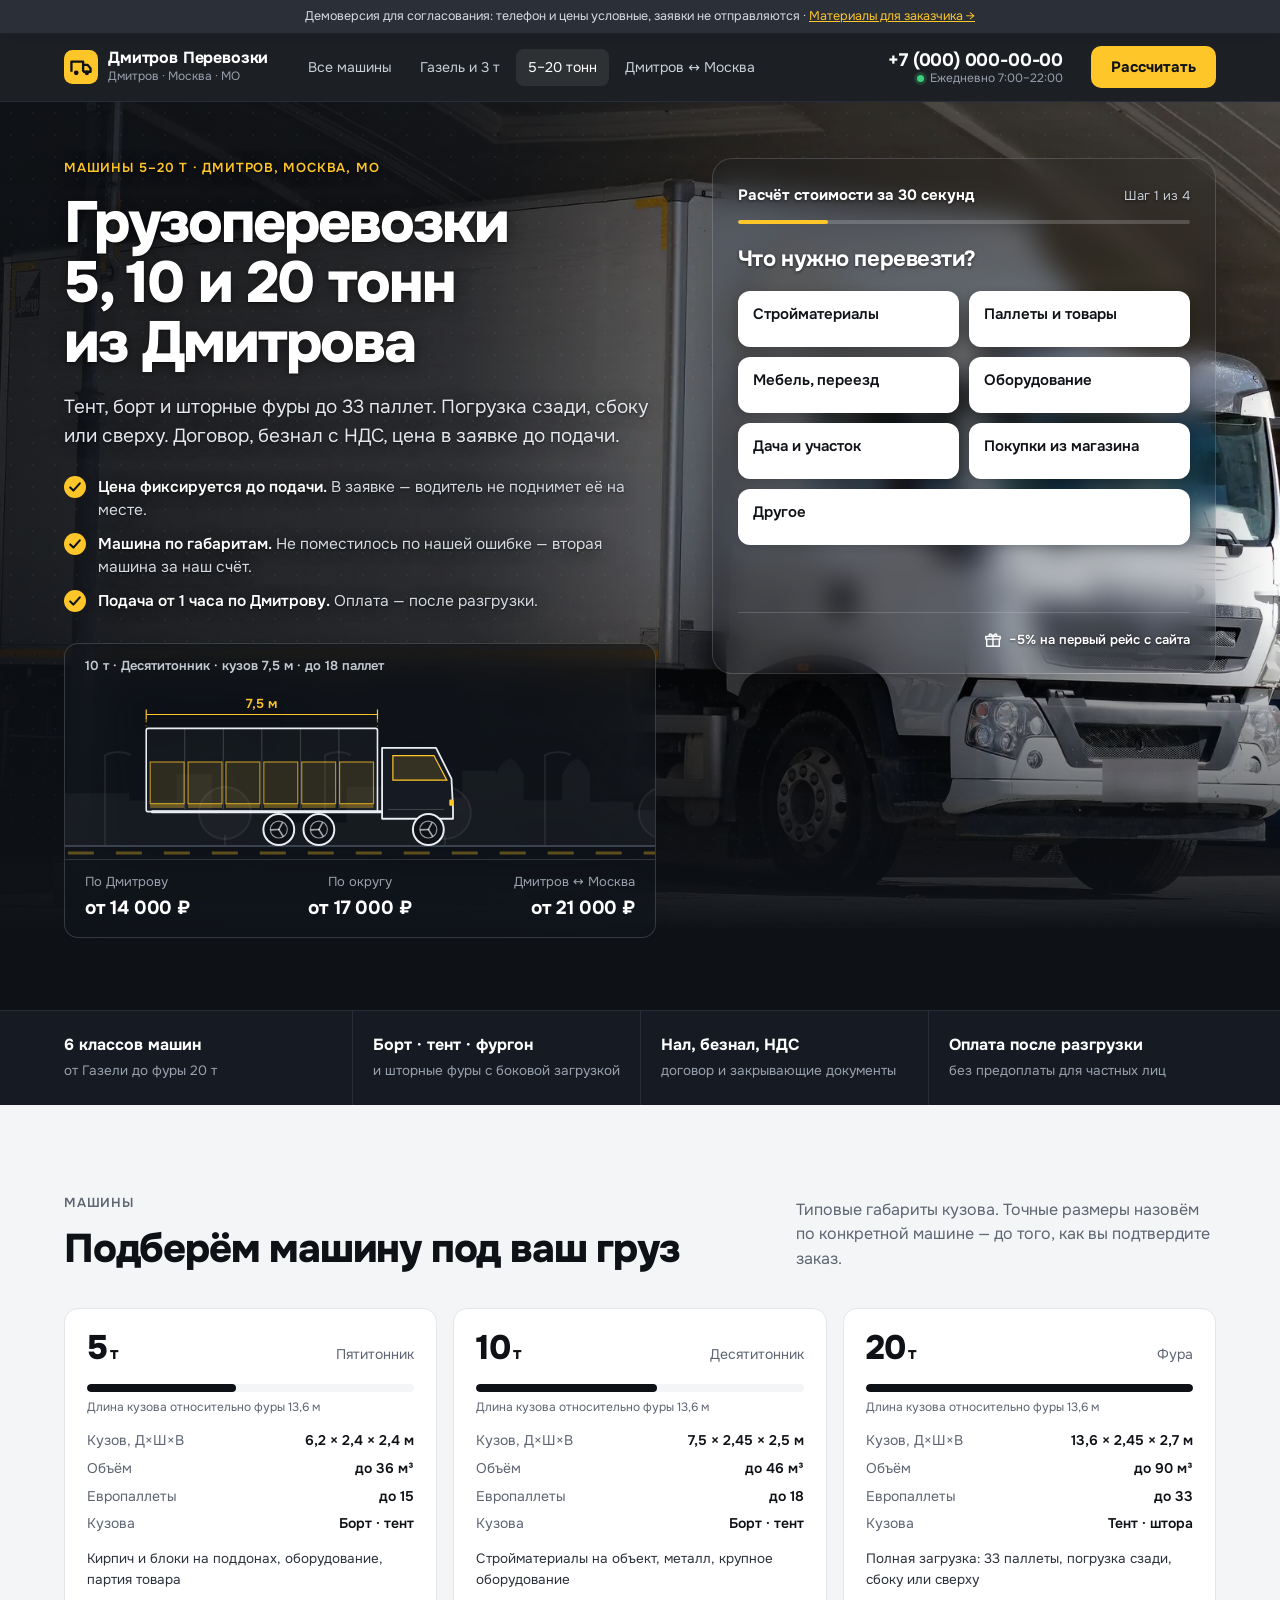
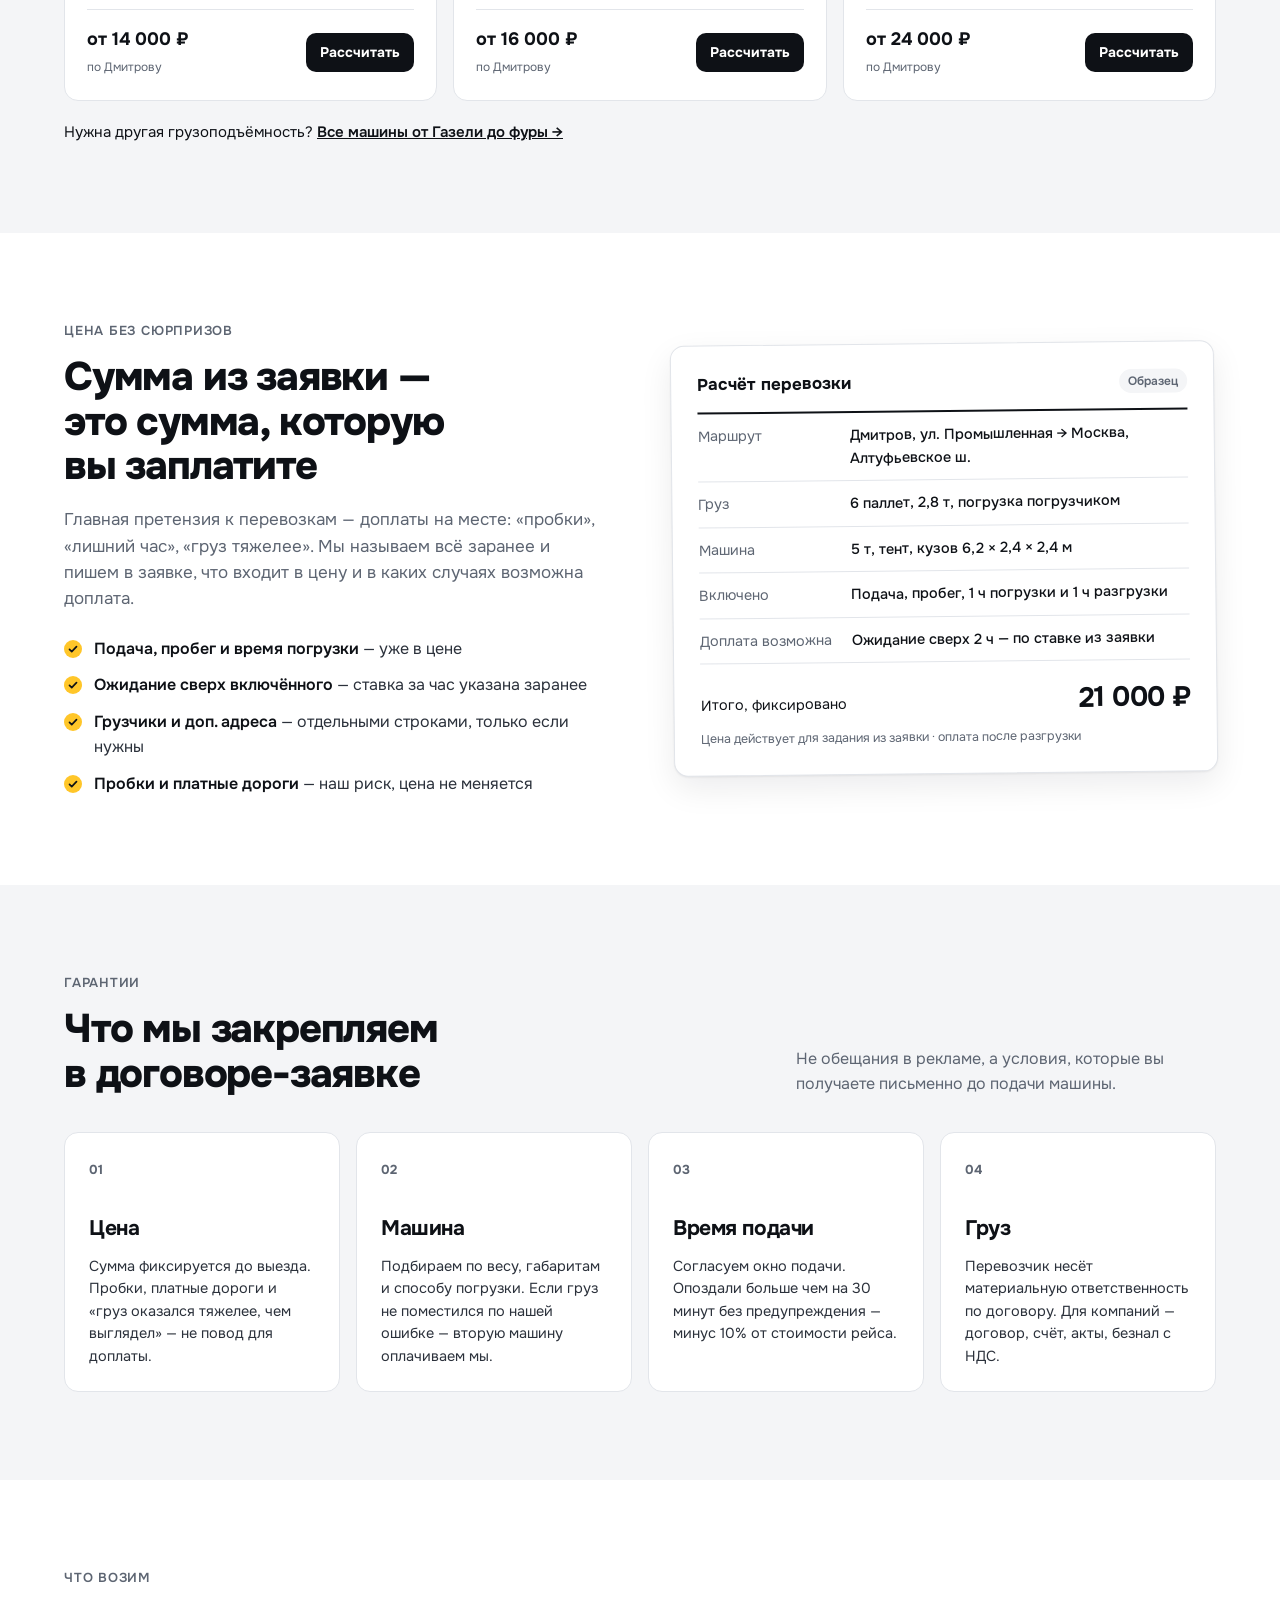
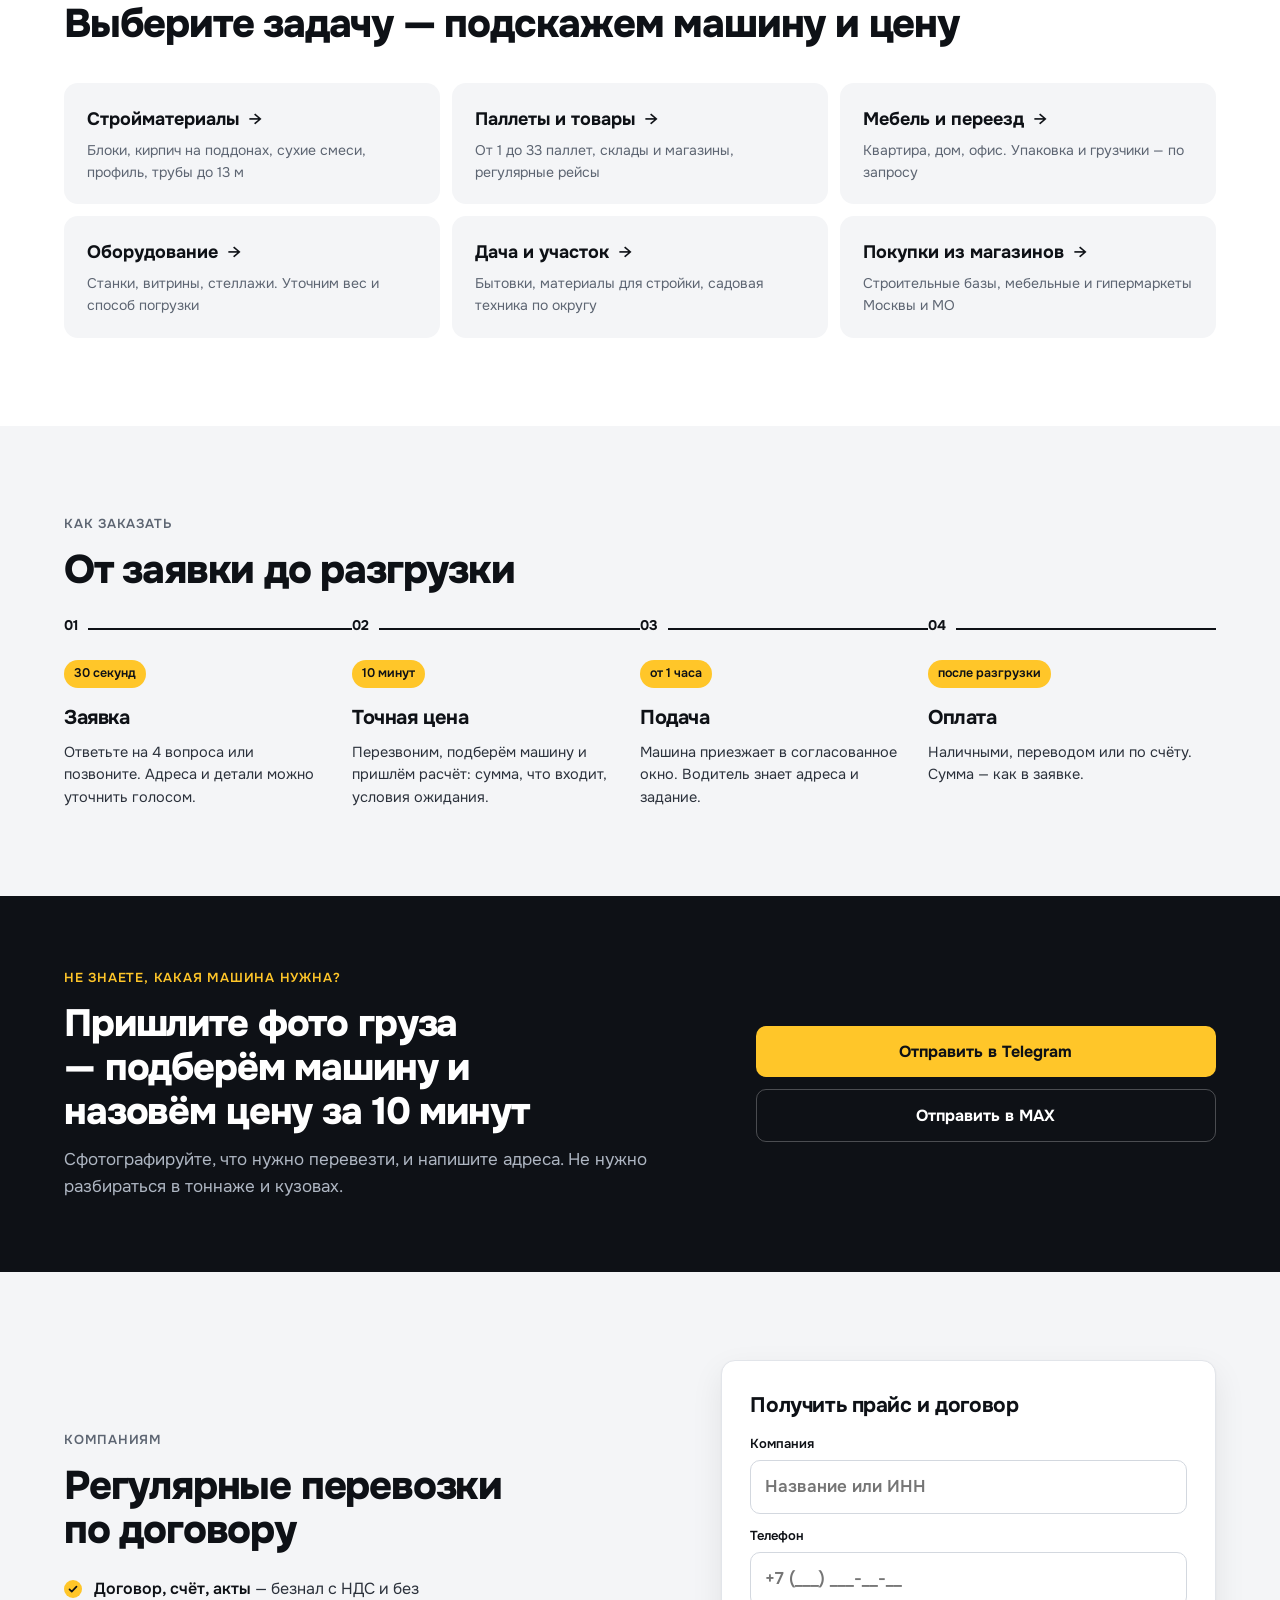
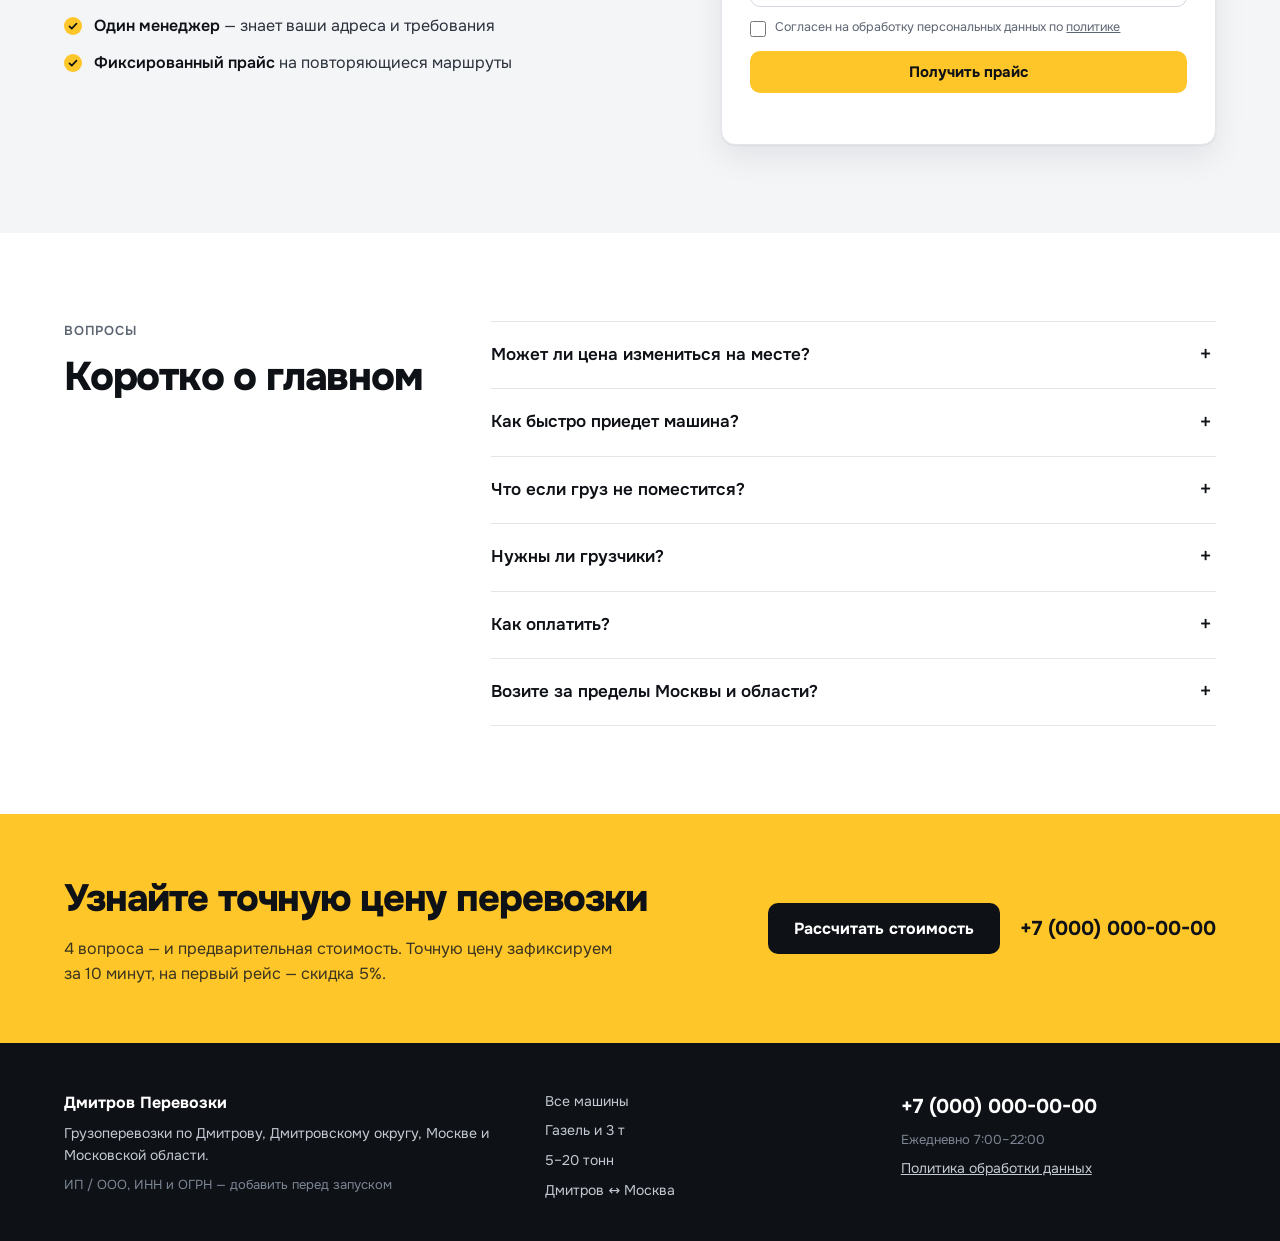
<file: gruzovye.html>
<!doctype html>
<html lang="ru">
<head>
<meta charset="utf-8">
<meta name="viewport" content="width=device-width,initial-scale=1,viewport-fit=cover">
<title>Грузоперевозки 5, 10 и 20 тонн из Дмитрова — Москва и МО</title>
<meta name="description" content="Машины 5, 10 тонн и фуры 20 т из Дмитрова. Тент, борт, штора, до 33 паллет. Договор, безнал с НДС, цена фиксируется до подачи.">
<meta name="theme-color" content="#0e1116">
<link rel="preconnect" href="https://fonts.googleapis.com">
<link rel="preconnect" href="https://fonts.gstatic.com" crossorigin>
<link href="https://fonts.googleapis.com/css2?family=Onest:wght@400;500;600;700;800&display=swap" rel="stylesheet">
<style>
:root{
  --ink:#0e1116;--ink-2:#2b313b;--muted:#5d6572;--line:#e2e5ea;--bg:#f4f5f7;--surface:#fff;
  --dark:#0e1116;--dark-2:#161b23;--dark-line:#262d38;--dark-muted:#98a1ae;
  --accent:#ffc629;--accent-hover:#ffd45c;--ok:#1d9a5b;--err:#c9382c;
  --r:14px;--r-sm:10px;
  --shadow:0 1px 2px rgba(14,17,22,.06),0 12px 32px rgba(14,17,22,.08);
  --font:"Onest",system-ui,-apple-system,"Segoe UI",Roboto,sans-serif;
}
*{box-sizing:border-box}
html{scroll-behavior:smooth;-webkit-text-size-adjust:100%}
body{margin:0;background:var(--bg);color:var(--ink);font:16px/1.55 var(--font);-webkit-font-smoothing:antialiased}
img,svg{display:block;max-width:100%}
a{color:inherit}
button,input,select{font:inherit;color:inherit}
button{cursor:pointer}
h1,h2,h3{margin:0;letter-spacing:-.02em;text-wrap:balance}
p{margin:0}
.wrap{max-width:1200px;margin:0 auto;padding:0 24px}
.muted{color:var(--muted)}
[hidden]{display:none!important}
section[id],#quiz{scroll-margin-top:84px}
a:focus-visible,button:focus-visible,input:focus-visible,summary:focus-visible,.quiz:focus-visible{outline:3px solid var(--accent);outline-offset:3px}

/* buttons */
.btn{display:inline-flex;align-items:center;justify-content:center;gap:8px;border:0;border-radius:var(--r-sm);padding:12px 20px;font-weight:700;font-size:15px;text-decoration:none;line-height:1.2;transition:background .15s,transform .15s,border-color .15s;white-space:nowrap}
.btn:active{transform:translateY(1px)}
.btn-accent{background:var(--accent);color:var(--ink)}
.btn-accent:hover{background:var(--accent-hover)}
.btn-ghost{background:transparent;color:#fff;border:1.5px solid #ffffff40}
.btn-ghost:hover{border-color:#fff}
.btn-lg{padding:16px 26px;font-size:16px}
.btn-block{width:100%}
.link-btn{background:none;border:0;padding:6px 0;color:var(--muted);font-size:14px}
.link-btn:hover{color:var(--ink)}

/* demo bar */
.demo-bar{background:#2a2f38;color:#d6dbe2;font-size:12.5px;text-align:center;padding:7px 16px}
.demo-bar a{color:var(--accent)}

/* occasion */
.occasion{background:linear-gradient(90deg,#ffc629,#ffd966 60%,#ffc629);color:var(--ink)}
.occasion-in{display:flex;align-items:center;gap:12px;min-height:48px;padding-top:8px;padding-bottom:8px}
.occasion-icon{width:22px;height:22px;flex-shrink:0;fill:var(--ink)}
.occasion p{font-size:14.5px;line-height:1.35;flex:1}
.occasion b{font-weight:700;margin-right:4px}
.occasion-close{background:none;border:0;font-size:24px;line-height:1;padding:4px 8px;color:var(--ink);opacity:.6}
.occasion-close:hover{opacity:1}

/* header */
.top{position:sticky;top:0;z-index:30;background:rgba(14,17,22,.94);backdrop-filter:saturate(1.4) blur(10px);color:#fff;border-bottom:1px solid var(--dark-line)}
.top-in{display:flex;align-items:center;gap:28px;height:68px}
.logo{display:flex;align-items:center;gap:10px;text-decoration:none;flex-shrink:0}
.logo-mark{width:34px;height:34px;color:var(--accent)}
.logo-text b{display:block;font-size:16px;letter-spacing:-.01em;line-height:1.1}
.logo-text small{display:block;font-size:12px;color:var(--dark-muted)}
.top-nav{display:flex;gap:4px;margin-right:auto}
.top-nav a{padding:8px 12px;border-radius:8px;text-decoration:none;font-size:14px;color:#c9cfd8}
.top-nav a:hover{color:#fff;background:#ffffff10}
.top-nav a[aria-current=page]{color:#fff;background:#ffffff14}
.top-contact{text-align:right;line-height:1.25}
.top-phone{font-weight:700;font-size:18px;text-decoration:none;letter-spacing:-.01em}
.top-contact small{display:flex;align-items:center;justify-content:flex-end;gap:6px;font-size:12px;color:var(--dark-muted)}
.dot{width:7px;height:7px;border-radius:50%;background:#3ccf7e;box-shadow:0 0 0 3px #3ccf7e30}

/* hero */
.hero{position:relative;background:var(--dark);color:#fff;overflow:hidden;isolation:isolate}
.hero::before{content:"";position:absolute;inset:0;z-index:-1;opacity:.6;background:
  radial-gradient(900px 500px at 78% 20%,#ffc62914,transparent 60%),
  radial-gradient(#ffffff12 1px,transparent 1.2px) 0 0/22px 22px;
  -webkit-mask-image:linear-gradient(180deg,#000 55%,transparent);mask-image:linear-gradient(180deg,#000 55%,transparent)}
.hero-in{display:grid;grid-template-columns:minmax(0,1.08fr) minmax(0,.92fr);gap:56px;align-items:start;padding:56px 24px 72px}
.eyebrow{font-size:13px;font-weight:600;letter-spacing:.06em;text-transform:uppercase;color:var(--muted);margin-bottom:14px}
.eyebrow-dark{color:var(--accent)}
.hero h1,.hero .eyebrow,.hero-lead,.promises li{text-shadow:0 1px 2px rgba(0,0,0,.55),0 2px 18px rgba(0,0,0,.45)}
.hero h1{font-size:clamp(34px,4.6vw,58px);line-height:1.04;font-weight:800;letter-spacing:-.035em;max-width:14ch}
.hero-lead{margin-top:20px;font-size:19px;line-height:1.5;color:#e4e8ee;max-width:36em}
.promises{list-style:none;margin:26px 0 0;padding:0;display:grid;gap:12px}
.promises li{display:flex;gap:12px;align-items:flex-start;color:#d5dae2;font-size:15.5px;line-height:1.45}
.promises b{color:#fff;font-weight:600}
.promises svg{width:22px;height:22px;flex-shrink:0;margin-top:0;padding:3px;border-radius:50%;background:var(--accent);fill:none;stroke:var(--ink);stroke-width:2.6;stroke-linecap:round;stroke-linejoin:round}

.route{margin-top:30px;padding:0;overflow:hidden;border:1px solid var(--dark-line);border-radius:var(--r);background:linear-gradient(180deg,#161b23,#12161d)}
.route-stops{display:grid;grid-template-columns:repeat(3,1fr);gap:12px;padding:12px 20px 14px}
.route-stops>*{background:none;border:0;padding:0;text-align:left;color:inherit}
.route-stops>*:nth-child(2){text-align:center}
.route-stops>*:nth-child(3){text-align:right}
.route-stops span{display:block;font-size:13px;color:var(--dark-muted)}
.route-stops b{display:block;font-size:19px;font-weight:700;letter-spacing:-.01em;margin-top:2px}
.route-stops button:hover b{color:var(--accent)}

/* hero photo background */
.hero-bg{position:absolute;left:0;right:0;top:0;height:min(100%,max(640px,92vh));z-index:-2;overflow:hidden;background:var(--dark)}
.hb-layer{position:absolute;inset:-4% -3%;will-change:transform}
.hb-slide{position:absolute;inset:0;opacity:0;transform:translateX(-6%);transition:opacity 1.1s ease,transform 1.4s cubic-bezier(.2,.7,.2,1)}
.hb-slide.is-on{opacity:1;transform:none}
.hb-slide.is-out{opacity:0;transform:translateX(6%);transition:opacity .8s ease,transform 1s cubic-bezier(.6,0,.8,.4)}
.hb-slide img{width:100%;height:100%;object-fit:cover;filter:saturate(.9) contrast(1.05);animation:kenburns 26s ease-in-out infinite alternate}
.hb-t1_5 img{object-position:50% 70%}
.hb-t2 img{object-position:55% 70%}
.hb-t3 img{object-position:50% 75%}
.hb-t5 img{object-position:55% 75%}
.hb-t10 img{object-position:50% 70%}
.hb-t20 img{object-position:45% 65%}
@keyframes kenburns{from{transform:scale(1)}to{transform:scale(1.06) translateX(-1%)}}
.hb-shade{position:absolute;inset:0;background:
  linear-gradient(90deg,rgba(14,17,22,.84) 0%,rgba(14,17,22,.68) 36%,rgba(14,17,22,.18) 58%,transparent 100%),
  linear-gradient(180deg,rgba(14,17,22,.25) 0%,transparent 22%,transparent 62%,var(--dark) 100%)}
.hb-trails{position:absolute;left:0;right:0;bottom:18%;height:120px;pointer-events:none;opacity:.55}
.hb-trails i{position:absolute;left:-40%;height:2px;width:38%;border-radius:2px;background:linear-gradient(90deg,transparent,#ffc629 70%,#fff);filter:blur(.4px);animation:trail 5.5s linear infinite}
.hb-trails i:nth-child(1){top:20%;animation-delay:0s}
.hb-trails i:nth-child(2){top:55%;animation-delay:1.9s;animation-duration:4.2s;opacity:.6}
.hb-trails i:nth-child(3){top:85%;animation-delay:3.4s;animation-duration:6.5s;opacity:.4;background:linear-gradient(90deg,transparent,#ff5a3c 70%,#ffb3a3)}
@keyframes trail{from{transform:translateX(0)}to{transform:translateX(380%)}}

/* scene */
.scene{position:relative;height:216px;overflow:hidden;border-bottom:1px solid var(--dark-line)}
.ts-svg{position:absolute;inset:0;display:block;overflow:visible}
.ts-far{fill:#ffffff09}
.ts-mid{stroke:#ffffff12;stroke-width:2;fill:#ffffff06}
.ts-road-base{stroke:#3a4250;stroke-width:2}
.ts-road-dash{stroke:#ffc62955;stroke-width:3;stroke-dasharray:26 22}
.ts-body{fill:#ffffff07;stroke:#e9edf2;stroke-width:1.6}
.ts-rib{stroke:#e9edf233;stroke-width:1}
.ts-cargo{fill:#ffc6291c;stroke:#ffc629aa;stroke-width:1.2}
.ts-pallet{fill:#ffc62955}
.ts-frame{stroke:#e9edf2;stroke-width:3;stroke-linecap:round}
.ts-cab{fill:#161b23;stroke:#e9edf2;stroke-width:1.8;stroke-linejoin:round}
.ts-glass{fill:#ffc62922;stroke:#ffc629;stroke-width:1.2}
.ts-light{fill:var(--accent)}
.ts-tyre{fill:#0e1116;stroke:#e9edf2;stroke-width:2}
.ts-rim{fill:none;stroke:#e9edf299;stroke-width:1.2}
.ts-spoke{stroke:#e9edf2aa;stroke-width:1.6;stroke-linecap:round}
.ts-dim{stroke:var(--accent);stroke-width:1.2;fill:var(--accent);font:600 13px var(--font)}
.ts-dim text{stroke:none}
.ts-ext{stroke-dasharray:3 3;opacity:.6}
.ts-label{position:absolute;left:20px;top:12px;font-size:13px;font-weight:600;color:#c4cad3;white-space:nowrap;transition:opacity .25s}
.ts-label.ts-hide{opacity:0}

/* quiz */
.quiz{background:var(--surface);color:var(--ink);border-radius:20px;padding:26px 26px 18px;box-shadow:0 30px 80px rgba(0,0,0,.45),0 0 0 1px #ffffff14}
.quiz-head{display:flex;justify-content:space-between;align-items:baseline;gap:12px}
.quiz-title{font-weight:700;font-size:15px}
.quiz-step{font-size:13px;color:var(--muted);white-space:nowrap}
.quiz-bar{height:4px;background:var(--line);border-radius:4px;margin:12px 0 22px;overflow:hidden}
.quiz-bar i{display:block;height:100%;width:25%;background:var(--ink);border-radius:4px;transition:width .3s ease}
.quiz-body{min-height:348px}
.q-question{font-size:22px;font-weight:700;line-height:1.25;letter-spacing:-.02em}
.q-hint{font-size:14px;color:var(--muted);margin-top:6px}
.q-options{display:grid;grid-template-columns:1fr 1fr;gap:10px;margin-top:18px}
.q-opt{display:flex;flex-direction:column;align-items:flex-start;gap:2px;text-align:left;border:1.5px solid var(--line);background:var(--surface);border-radius:12px;padding:13px 14px;min-height:56px;transition:border-color .12s,background .12s}
.q-opt:hover{border-color:#9aa3af}
.q-opt[aria-pressed=true]{border-color:var(--ink);background:#f6f7f9;box-shadow:inset 0 0 0 1px var(--ink)}
.q-opt b{font-weight:600;font-size:15px;line-height:1.3}
.q-opt small{font-size:12.5px;color:var(--muted);line-height:1.3}
.q-opt-wide{grid-column:1/-1}
.quiz-foot{display:flex;justify-content:space-between;align-items:center;gap:12px;border-top:1px solid var(--line);margin-top:18px;padding-top:12px;min-height:44px}
.quiz-gift{display:flex;align-items:center;gap:7px;font-size:13px;font-weight:600;margin-left:auto}
.quiz-gift svg{width:18px;height:18px;fill:none;stroke:var(--ink);stroke-width:1.6;stroke-linejoin:round}

.q-result .q-kicker{font-size:13px;color:var(--muted)}
.q-price{font-size:34px;font-weight:800;letter-spacing:-.03em;line-height:1.1;margin-top:4px}
.q-price-note{font-size:13px;color:var(--muted);margin-top:4px}
.q-summary{list-style:none;margin:14px 0 0;padding:0;display:grid;gap:4px;font-size:14px}
.q-summary li{display:flex;justify-content:space-between;gap:12px;border-bottom:1px dashed var(--line);padding:5px 0}
.q-summary span{color:var(--muted)}
.q-summary b{font-weight:600;text-align:right}
.q-offer{margin-top:16px;padding:12px 14px;border-radius:12px;background:#fff7dc;border:1px solid #ffe08a;font-size:14px;line-height:1.4}

/* forms */
.lead-form .lbl{font-size:13px;font-weight:600;margin-top:12px}
.lead-form label{display:block;font-size:13px;font-weight:600;margin-top:12px}
.lead-form input[type=tel],.lead-form input[name=company]{display:block;width:100%;margin-top:6px;border:1.5px solid #d3d8df;border-radius:var(--r-sm);padding:13px 14px;font-size:17px;background:#fff}
.lead-form input:focus{outline:none;border-color:var(--ink);box-shadow:0 0 0 3px #0e111615}
.lead-form input[aria-invalid=true]{border-color:var(--err)}
.channels{display:flex;gap:6px;margin-top:8px;flex-wrap:wrap}
.channels label{margin:0}
.channels input{position:absolute;opacity:0;pointer-events:none}
.channels span{display:inline-block;padding:8px 12px;border:1.5px solid var(--line);border-radius:999px;font-size:13.5px;font-weight:500;cursor:pointer}
.channels input:checked+span{border-color:var(--ink);background:var(--ink);color:#fff}
.channels input:focus-visible+span{outline:3px solid var(--accent);outline-offset:2px}
.consent{display:flex!important;gap:9px;align-items:flex-start;font-weight:400!important;font-size:12.5px!important;color:var(--muted);line-height:1.4}
.consent input{margin:2px 0 0;width:16px;height:16px;flex-shrink:0;accent-color:var(--ink)}
.lead-form .btn-block{margin-top:14px}
.form-status{font-size:13.5px;margin-top:10px;min-height:1em}
.form-status.err{color:var(--err)}
.q-done{text-align:left}
.q-done-icon{width:52px;height:52px;border-radius:50%;background:#e4f5ec;display:grid;place-items:center;margin-bottom:14px}
.q-done-icon svg{width:26px;height:26px;fill:none;stroke:var(--ok);stroke-width:2.6;stroke-linecap:round;stroke-linejoin:round}
.q-done p{margin-top:8px;color:var(--muted);font-size:15px}
.q-done .q-question{color:var(--ink);font-size:22px}

/* facts */
.facts{background:var(--dark-2);color:#fff;border-top:1px solid var(--dark-line)}
.facts-in{display:grid;grid-template-columns:repeat(4,1fr)}
.facts-in>div{padding:22px 20px;border-left:1px solid var(--dark-line)}
.facts-in>div:first-child{border-left:0;padding-left:0}
.facts b{display:block;font-size:16px}
.facts span{font-size:13.5px;color:var(--dark-muted)}

/* sections */
.section{padding:88px 0}
.section-alt{background:var(--surface)}
.section-head{display:flex;justify-content:space-between;align-items:flex-end;gap:40px;margin-bottom:36px}
.section-head h2,.price-copy h2,.faq-in h2,.b2b-in h2{font-size:clamp(28px,3.2vw,40px);line-height:1.12;font-weight:800;letter-spacing:-.03em}
.section-head>p{max-width:420px;color:var(--muted)}

/* fleet */
.fleet{display:grid;grid-template-columns:repeat(3,1fr);gap:16px}
.veh{background:var(--surface);border:1px solid var(--line);border-radius:var(--r);padding:22px;display:flex;flex-direction:column}
.veh-top{display:flex;justify-content:space-between;align-items:baseline;gap:12px}
.veh-t{font-size:34px;font-weight:800;letter-spacing:-.03em;line-height:1}
.veh-t small{font-size:17px;font-weight:700;margin-left:3px}
.veh-name{font-size:14px;color:var(--muted);text-align:right}
.veh-len{margin:18px 0 6px;height:8px;background:var(--bg);border-radius:4px;overflow:hidden}
.veh-len i{display:block;height:100%;background:var(--ink);border-radius:4px}
.veh-len-cap{font-size:12px;color:var(--muted)}
.veh-specs{margin:14px 0 0;display:grid;gap:6px;font-size:14px}
.veh-specs div{display:flex;justify-content:space-between;gap:12px}
.veh-specs dt{color:var(--muted)}
.veh-specs dd{margin:0;font-weight:600;text-align:right}
.veh-fits{font-size:13.5px;color:var(--ink-2);margin-top:14px;flex:1}
.veh-foot{display:flex;justify-content:space-between;align-items:center;gap:12px;margin-top:18px;padding-top:16px;border-top:1px solid var(--line)}
.veh-price b{display:block;font-size:18px}
.veh-price span{font-size:12px;color:var(--muted)}
.veh-btn{background:var(--ink);color:#fff;padding:11px 14px;font-size:14px}
.veh-btn:hover{background:#262d38}
.fleet-more{margin-top:20px;font-size:15px}
.fleet-more a{font-weight:600}

/* price */
.price-in{display:grid;grid-template-columns:1fr 1fr;gap:64px;align-items:center}
.price-copy .muted{margin-top:18px;font-size:17px}
.checks{list-style:none;padding:0;margin:24px 0 0;display:grid;gap:12px}
.checks li{position:relative;padding-left:30px;color:var(--ink-2)}
.checks li::before{content:"";position:absolute;left:0;top:3px;width:18px;height:18px;border-radius:50%;background:var(--accent) url("data:image/svg+xml,%3Csvg xmlns='http://www.w3.org/2000/svg' viewBox='0 0 20 20'%3E%3Cpath d='M5 10.5l3.2 3.2L15 6.5' fill='none' stroke='%230e1116' stroke-width='2.4' stroke-linecap='round' stroke-linejoin='round'/%3E%3C/svg%3E") center/14px no-repeat}
.checks b{color:var(--ink);font-weight:600}
.quote-doc{margin:0;background:var(--surface);border:1px solid var(--line);border-radius:var(--r);box-shadow:var(--shadow);padding:26px;font-size:14.5px;transform:rotate(-.6deg)}
.qd-head{display:flex;justify-content:space-between;align-items:center;font-weight:700;font-size:17px;padding-bottom:14px;border-bottom:2px solid var(--ink)}
.qd-tag{font-size:12px;font-weight:600;padding:3px 9px;border-radius:999px;background:var(--bg);color:var(--muted)}
.quote-doc dl{margin:0}
.quote-doc dl div{display:grid;grid-template-columns:140px 1fr;gap:12px;padding:11px 0;border-bottom:1px solid var(--line)}
.quote-doc dt{color:var(--muted)}
.quote-doc dd{margin:0;font-weight:500}
.qd-total{display:flex;justify-content:space-between;align-items:baseline;padding:16px 0 6px}
.qd-total b{font-size:28px;letter-spacing:-.02em}
.qd-foot{font-size:12.5px;color:var(--muted)}

/* guarantees */
.guar{display:grid;grid-template-columns:repeat(4,1fr);gap:16px}
.guar article{background:var(--surface);border:1px solid var(--line);border-radius:var(--r);padding:24px}
.guar-n{font-size:13px;font-weight:700;color:var(--muted)}
.guar h3{font-size:21px;margin:30px 0 10px}
.guar p{font-size:14.5px;color:var(--ink-2)}

/* tasks */
.tasks{display:grid;grid-template-columns:repeat(3,1fr);gap:12px}
.task{display:flex;flex-direction:column;gap:6px;text-align:left;background:var(--bg);border:1px solid transparent;border-radius:var(--r);padding:22px 22px 20px;transition:border-color .15s,background .15s}
.task:hover{background:#fff;border-color:var(--ink)}
.task b{font-size:18px;font-weight:700;display:flex;justify-content:space-between;gap:10px}
.task b::after{content:"→";font-weight:500;transition:transform .15s}
.task:hover b::after{transform:translateX(3px)}
.task span{font-size:14px;color:var(--muted)}

/* steps */
.steps{list-style:none;margin:0;padding:0;display:grid;grid-template-columns:repeat(4,1fr);gap:0;counter-reset:s;border-top:2px solid var(--ink)}
.steps li{padding:22px 24px 0 0;position:relative}
.steps li::before{counter-increment:s;content:counter(s,decimal-leading-zero);position:absolute;top:-15px;left:0;background:var(--bg);padding-right:10px;font-weight:700;font-size:14px}
.step-t{display:inline-block;font-size:12.5px;font-weight:600;padding:4px 10px;border-radius:999px;background:var(--accent);margin-top:8px}
.steps h3{font-size:20px;margin:14px 0 8px}
.steps p{font-size:14.5px;color:var(--ink-2)}

/* photo cta */
.photo-cta{background:var(--dark);color:#fff;padding:72px 0}
.photo-in{display:grid;grid-template-columns:1.4fr 1fr;gap:48px;align-items:center}
.photo-in h2{font-size:clamp(26px,3vw,38px);line-height:1.15;font-weight:800;letter-spacing:-.03em}
.photo-in p:not(.eyebrow){color:#aeb6c2;margin-top:14px;font-size:17px}
.photo-actions{display:grid;gap:12px}

/* b2b */
.b2b-in{display:grid;grid-template-columns:1.2fr 1fr;gap:64px;align-items:center}
.b2b-form{background:var(--surface);border:1px solid var(--line);border-radius:var(--r);padding:28px;box-shadow:var(--shadow)}
.b2b-form h3{font-size:21px;margin-bottom:4px}

/* faq */
.faq-in{display:grid;grid-template-columns:1fr 2fr;gap:64px}
.faq details{border-bottom:1px solid var(--line)}
.faq details:first-child{border-top:1px solid var(--line)}
.faq summary{list-style:none;cursor:pointer;padding:20px 40px 20px 0;font-weight:600;font-size:17px;position:relative}
.faq summary::-webkit-details-marker{display:none}
.faq summary::after{content:"+";position:absolute;right:4px;top:50%;transform:translateY(-50%);font-size:24px;font-weight:400;transition:transform .2s}
.faq details[open] summary::after{transform:translateY(-50%) rotate(45deg)}
.faq details p{padding:0 40px 20px 0;color:var(--ink-2)}

/* final */
.final{background:var(--accent);padding:56px 0}
.final-in{display:flex;justify-content:space-between;align-items:center;gap:40px}
.final h2{font-size:clamp(26px,3vw,38px);font-weight:800;letter-spacing:-.03em}
.final p{margin-top:8px;max-width:560px;color:#3a3420}
.final-actions{display:flex;align-items:center;gap:20px;flex-shrink:0}
.final .btn-accent{background:var(--ink);color:#fff}
.final .btn-accent:hover{background:#262d38}
.final-phone{font-weight:700;font-size:20px;text-decoration:none}

/* footer */
.foot{background:var(--dark);color:#c4cad3;padding:48px 0 40px;font-size:14px}
.foot-in{display:grid;grid-template-columns:1.4fr 1fr 1fr;gap:40px}
.foot b{color:#fff;font-size:16px}
.foot p{margin-top:8px}
.foot .muted{color:#7d8694;font-size:13px}
.foot nav{display:grid;gap:8px;align-content:start}
.foot nav a{text-decoration:none}
.foot nav a:hover,.foot a:hover{color:#fff}
.foot-phone{font-size:20px;font-weight:700;color:#fff;text-decoration:none}

/* dock (mobile) */
.dock{display:none}
.toast{position:fixed;left:50%;bottom:24px;transform:translateX(-50%);z-index:60;background:var(--ink);color:#fff;padding:12px 18px;border-radius:12px;font-size:14px;box-shadow:var(--shadow);max-width:calc(100% - 32px)}

@media (prefers-reduced-motion:reduce){
  html{scroll-behavior:auto}
  .hb-slide img,.hb-trails{animation:none!important}
  .hb-trails{display:none}
  *{transition:none!important}
}

@media (max-width:1080px){
  .top-nav{display:none}
  .hero-in{grid-template-columns:1fr 1fr;gap:36px}
  .fleet{grid-template-columns:repeat(2,1fr)}
  .guar{grid-template-columns:repeat(2,1fr)}
}
@media (max-width:860px){
  .hero-in{grid-template-columns:1fr;padding-top:36px;padding-bottom:48px}
  .hero h1,.hero .eyebrow,.hero-lead,.promises li{text-shadow:0 1px 2px rgba(0,0,0,.55),0 2px 18px rgba(0,0,0,.45)}
.hero h1{max-width:none}
  .price-in,.b2b-in,.faq-in,.photo-in{grid-template-columns:1fr;gap:36px}
  .facts-in{grid-template-columns:repeat(2,1fr)}
  .facts-in>div{padding:18px 16px;border-left:0;border-top:1px solid var(--dark-line)}
  .facts-in>div:nth-child(odd){padding-left:0}
  .facts-in>div:nth-child(-n+2){border-top:0}
  .steps{grid-template-columns:1fr 1fr;row-gap:36px}
  .tasks{grid-template-columns:1fr 1fr}
  .final-in{flex-direction:column;align-items:flex-start}
  .section-head{flex-direction:column;align-items:flex-start;gap:12px}
}
@media (max-width:640px){
  body{font-size:15.5px}
  .wrap{padding:0 16px}
  .top-in{height:60px;gap:12px}
  .top-cta,.top-contact small{display:none}
  .logo-text small{display:none}
  .logo-mark{width:30px;height:30px}
  .top-contact{margin-left:auto}
  .top-phone{font-size:15.5px}
  .hero-in{padding:28px 16px 36px;gap:28px}
  .hero h1,.hero .eyebrow,.hero-lead,.promises li{text-shadow:0 1px 2px rgba(0,0,0,.55),0 2px 18px rgba(0,0,0,.45)}
.hero h1{font-size:32px}
  .hero-lead{font-size:16.5px;margin-top:14px}
  .promises{margin-top:20px;gap:10px}
  .promises li{font-size:14.5px}
  .route{margin-top:22px}
  .route-stops{padding:10px 14px 12px}
  .route-stops b{font-size:16px}
  .route-stops span{font-size:12px}
  .scene{height:150px}
  .hero-bg{bottom:auto;height:640px}
  .hb-shade{background:linear-gradient(180deg,rgba(14,17,22,.35) 0%,rgba(14,17,22,.6) 50%,var(--dark) 100%)}
  .hb-trails{bottom:auto;top:380px;height:80px}
  .ts-label{font-size:11.5px;top:8px;left:14px}
  .ts-dim{font-size:11px}
  .quiz{padding:20px 16px 12px;border-radius:16px}
  .quiz-body{min-height:0}
  .q-question{font-size:20px}
  .q-options{gap:8px}
  .q-opt{padding:12px;min-height:52px}
  .q-price{font-size:30px}
  .section{padding:56px 0}
  .fleet,.guar,.tasks,.steps{grid-template-columns:1fr}
  .veh-t{font-size:30px}
  .quote-doc{transform:none;padding:20px}
  .quote-doc dl div{grid-template-columns:1fr;gap:2px}
  .photo-cta{padding:52px 0}
  .final-actions{flex-direction:column;align-items:stretch;width:100%}
  .final-phone{text-align:center}
  .foot-in{grid-template-columns:1fr;gap:28px}
  .foot{padding-bottom:110px}
  .top-phone{font-size:15px;white-space:nowrap}
  .logo-text b{font-size:14.5px}
  .fleet{display:flex;overflow-x:auto;scroll-snap-type:x mandatory;gap:12px;margin:0 -16px;padding:0 16px 8px;scrollbar-width:none}
  .fleet::-webkit-scrollbar{display:none}
  .veh{flex:0 0 84%;scroll-snap-align:center}
  .guar article{padding:20px}
  .guar h3{margin:12px 0 8px}
  .steps{border-top:0;row-gap:0}
  .steps li{padding:0 0 26px 48px;border-left:2px solid var(--ink);margin-left:15px;padding-left:30px}
  .steps li:last-child{border-left-color:transparent;padding-bottom:0}
  .steps li::before{top:-2px;left:-16px;width:30px;height:30px;border-radius:50%;background:var(--ink);color:#fff;display:grid;place-items:center;padding:0;font-size:12px}
  .step-t{margin-top:0}
  .steps h3{margin-top:10px}
  .dock{display:grid;grid-template-columns:52px 1fr 1.4fr;gap:8px;position:fixed;left:0;right:0;bottom:0;z-index:40;padding:10px 12px calc(10px + env(safe-area-inset-bottom));background:rgba(14,17,22,.96);backdrop-filter:blur(10px);border-top:1px solid var(--dark-line)}
  .dock a{height:48px;border-radius:var(--r-sm);display:flex;align-items:center;justify-content:center;font-weight:700;font-size:15px;text-decoration:none}
  .dock-call{background:#1f2630;color:#fff}
  .dock-call svg{width:22px;height:22px;fill:#fff}
  .dock-msg{background:#1f2630;color:#fff}
  .toast{bottom:84px}
}

/* quiz: стеклянная карточка поверх фото, непрозрачные варианты */
.hero .quiz{background:rgba(18,22,30,.2);-webkit-backdrop-filter:blur(14px) saturate(1.4);backdrop-filter:blur(14px) saturate(1.4);color:#fff;box-shadow:0 30px 80px rgba(0,0,0,.35),inset 0 0 0 1px rgba(255,255,255,.16)}
@supports not ((backdrop-filter:blur(1px)) or (-webkit-backdrop-filter:blur(1px))){.hero .quiz{background:rgba(18,22,30,.88)}}
.hero .quiz-title,.hero .quiz-step,.hero .q-question,.hero .q-hint,.hero .q-kicker,.hero .q-price,.hero .q-summary,.hero .lbl,.hero .lead-form label,.hero .quiz-gift{text-shadow:0 1px 3px rgba(0,0,0,.6)}
.hero .quiz-step,.hero .q-hint,.hero .q-kicker,.hero .q-price-note,.hero .q-summary span{color:#c9d0da}
.hero .quiz-bar{background:rgba(255,255,255,.18)}
.hero .quiz-bar i{background:var(--accent)}
.hero .quiz-foot{border-top-color:rgba(255,255,255,.16)}
.hero .quiz-gift svg{stroke:#fff}
.hero .link-btn{color:#c9d0da}
.hero .link-btn:hover{color:#fff}
.hero .q-opt{background:#fff;color:var(--ink);border-color:transparent;box-shadow:0 2px 10px rgba(0,0,0,.18)}
.hero .q-opt:hover{border-color:var(--accent)}
.hero .q-opt[aria-pressed=true]{background:var(--accent);border-color:var(--accent);box-shadow:0 2px 10px rgba(0,0,0,.18)}
.hero .q-opt small{color:#5d6572}
.hero .q-opt[aria-pressed=true] small{color:#3a3420}
.hero .q-summary li{border-bottom-color:rgba(255,255,255,.16)}
.hero .q-offer{background:rgba(255,198,41,.16);border-color:rgba(255,198,41,.5);color:#fff}
.hero .lead-form input[type=tel]{border-color:transparent}
.hero .lead-form input:focus{border-color:var(--accent);box-shadow:0 0 0 3px rgba(255,198,41,.3)}
.hero .channels span{border-color:rgba(255,255,255,.3);color:#fff}
.hero .channels input:checked+span{background:#fff;color:var(--ink);border-color:#fff}
.hero .consent{color:#c9d0da}
.hero .consent a{color:#fff}
.hero .form-status.err{color:#ff9b8c}
.hero .form-status.err a{color:#fff}
.hero .q-done p{color:#c9d0da}
.hero .q-done .q-question{color:#fff}
.hero .q-done-icon{background:rgba(61,207,126,.18)}
.hero .q-done-icon svg{stroke:#5fe39a}
.hero .route{background:rgba(18,22,30,.42);-webkit-backdrop-filter:blur(22px) saturate(1.3);backdrop-filter:blur(22px) saturate(1.3);border-color:rgba(255,255,255,.16)}
.hero .scene{border-bottom-color:rgba(255,255,255,.14)}

/* узкие экраны: калькулятор сразу после подзаголовка */
@media (max-width:860px){
  .hero-in{row-gap:0}
  .hero-copy{display:contents}
  .hero-copy .eyebrow{order:1}
  .hero h1{order:2}
  .hero-lead{order:3}
  .hero .quiz{order:4;margin-top:24px}
  .promises{order:5;margin-top:28px}
  .route{order:6}
}

</style>

</head>
<body>
<div class="demo-bar">Демоверсия для согласования: телефон и цены условные, заявки не отправляются · <a href="client.html">Материалы для заказчика →</a></div>
<aside class="occasion" id="occasion" hidden>
  <div class="wrap occasion-in">
    <svg class="occasion-icon" viewBox="0 0 24 24" aria-hidden="true"><path d="M12 3l2.4 5 5.6.8-4 3.9 1 5.5-5-2.7-5 2.7 1-5.5-4-3.9 5.6-.8z"/></svg>
    <p><b id="occasion-title"></b> <span id="occasion-text"></span></p>
    <button class="occasion-close" type="button" id="occasion-close" aria-label="Скрыть поздравление">×</button>
  </div>
</aside>
<header class="top">
  <div class="wrap top-in">
    <a class="logo" href="index.html" aria-label="Дмитров Перевозки — на главную">
      <svg class="logo-mark" viewBox="0 0 32 32" aria-hidden="true"><rect width="32" height="32" rx="8" fill="currentColor"/><path d="M7 20.5V11h11v9.5M18 14h4.2l2.8 3.4v3.1H18" fill="none" stroke="#0e1116" stroke-width="2.2" stroke-linejoin="round"/><circle cx="11.5" cy="21.5" r="2.2" fill="#0e1116"/><circle cx="21.5" cy="21.5" r="2.2" fill="#0e1116"/></svg>
      <span class="logo-text"><b>Дмитров Перевозки</b><small>Дмитров · Москва · МО</small></span>
    </a>
    <nav class="top-nav" aria-label="Услуги"><a href="index.html">Все машины</a><a href="gazel.html">Газель и 3 т</a><a href="gruzovye.html" aria-current="page">5–20 тонн</a><a href="dmitrov-moskva.html">Дмитров ↔ Москва</a></nav>
    <div class="top-contact">
      <a class="top-phone" href="tel:+70000000000" data-goal="phone_click">+7 (000) 000-00-00</a>
      <small><i class="dot" aria-hidden="true"></i>Ежедневно 7:00–22:00</small>
    </div>
    <a class="btn btn-accent top-cta" href="#quiz" data-goal="cta_header">Рассчитать</a>
  </div>
</header>

<main>
<section class="hero" aria-labelledby="h1">
  <div class="hero-bg" id="hero-bg" aria-hidden="true"><div class="hb-layer"><div class="hb-slide hb-t1_5" data-t="1.5"><img data-srcset="img/hero-1_5-1000.webp 1000w, img/hero-1_5-2000.webp 2000w" sizes="100vw" alt="" decoding="async"></div><div class="hb-slide hb-t2" data-t="2"><img data-srcset="img/hero-2-1000.webp 1000w, img/hero-2-2000.webp 2000w" sizes="100vw" alt="" decoding="async"></div><div class="hb-slide hb-t3" data-t="3"><img data-srcset="img/hero-3-1000.webp 1000w, img/hero-3-2000.webp 2000w" sizes="100vw" alt="" decoding="async"></div><div class="hb-slide hb-t5" data-t="5"><img data-srcset="img/hero-5-1000.webp 1000w, img/hero-5-2000.webp 2000w" sizes="100vw" alt="" decoding="async"></div><div class="hb-slide hb-t10 is-on" data-t="10"><img src="img/hero-10-1000.webp" srcset="img/hero-10-1000.webp 1000w, img/hero-10-2000.webp 2000w" sizes="100vw" alt="" fetchpriority="high" decoding="async"></div><div class="hb-slide hb-t20" data-t="20"><img data-srcset="img/hero-20-1000.webp 1000w, img/hero-20-2000.webp 2000w" sizes="100vw" alt="" decoding="async"></div></div><div class="hb-shade"></div><div class="hb-trails"><i></i><i></i><i></i></div></div>
  <div class="wrap hero-in">
    <div class="hero-copy">
      <p class="eyebrow eyebrow-dark">Машины 5–20 т · Дмитров, Москва, МО</p>
      <h1 id="h1">Грузоперевозки 5, 10 и 20 тонн из Дмитрова</h1>
      <p class="hero-lead" id="lead">Тент, борт и шторные фуры до 33 паллет. Погрузка сзади, сбоку или сверху. Договор, безнал с НДС, цена в заявке до подачи.</p>
      <ul class="promises">
        <li><svg viewBox="0 0 20 20" aria-hidden="true"><path d="M4 10.5l4 4 8-9"/></svg><span><b>Цена фиксируется до подачи.</b> В заявке — водитель не поднимет её на месте.</span></li>
        <li><svg viewBox="0 0 20 20" aria-hidden="true"><path d="M4 10.5l4 4 8-9"/></svg><span><b>Машина по габаритам.</b> Не поместилось по нашей ошибке — вторая машина за наш счёт.</span></li>
        <li><svg viewBox="0 0 20 20" aria-hidden="true"><path d="M4 10.5l4 4 8-9"/></svg><span><b>Подача от 1 часа по Дмитрову.</b> Оплата — после разгрузки.</span></li>
      </ul>
      <div class="route" aria-label="Цены по направлениям">
        <div class="scene" id="scene" aria-hidden="true"></div>
        <div class="route-stops"><button type="button" data-zone="city" data-goal="route_click"><span>По Дмитрову</span><b>от 14 000 ₽</b></button><button type="button" data-zone="district" data-goal="route_click"><span>По округу</span><b>от 17 000 ₽</b></button><button type="button" data-zone="to_msk" data-goal="route_click"><span>Дмитров ↔ Москва</span><b>от 21 000 ₽</b></button></div>
      </div>
    </div>

    <div class="quiz" id="quiz" tabindex="-1">
      <div class="quiz-head">
        <span class="quiz-title">Расчёт стоимости за 30 секунд</span>
        <span class="quiz-step" id="q-label">Шаг 1 из 4</span>
      </div>
      <div class="quiz-bar" aria-hidden="true"><i id="q-bar"></i></div>
      <div class="quiz-body" id="q-body" aria-live="polite">
        <noscript><p class="q-question">Позвоните — рассчитаем за 2 минуты</p><a class="btn btn-accent" href="tel:+70000000000">+7 (000) 000-00-00</a></noscript>
      </div>
      <div class="quiz-foot">
        <button class="link-btn" type="button" id="q-back" hidden>← Назад</button>
        <span class="quiz-gift"><svg viewBox="0 0 20 20" aria-hidden="true"><path d="M3 9h14v8H3zM2 6h16v3H2zM10 6v11M10 6C8 2 5 3 6 5.2 6.6 6 10 6 10 6zm0 0c2-4 5-3 4-.8C13.4 6 10 6 10 6z"/></svg>−5% на первый рейс с сайта</span>
      </div>
    </div>
  </div>
</section>

<section class="facts" aria-label="Коротко о сервисе">
  <div class="wrap facts-in">
    <div><b>6 классов машин</b><span>от Газели до фуры 20 т</span></div>
    <div><b>Борт · тент · фургон</b><span>и шторные фуры с боковой загрузкой</span></div>
    <div><b>Нал, безнал, НДС</b><span>договор и закрывающие документы</span></div>
    <div><b>Оплата после разгрузки</b><span>без предоплаты для частных лиц</span></div>
  </div>
</section>

<section class="section" id="fleet" aria-labelledby="fleet-h">
  <div class="wrap">
    <div class="section-head">
      <div><p class="eyebrow">Машины</p><h2 id="fleet-h">Подберём машину под ваш груз</h2></div>
      <p>Типовые габариты кузова. Точные размеры назовём по конкретной машине — до того, как вы подтвердите заказ.</p>
    </div>
    <div class="fleet"><article class="veh">
  <div class="veh-top"><span class="veh-t">5<small>т</small></span><span class="veh-name">Пятитонник</span></div>
  <div class="veh-len" aria-hidden="true"><i style="width:45.6%"></i></div>
  <span class="veh-len-cap">Длина кузова относительно фуры 13,6 м</span>
  <dl class="veh-specs">
    <div><dt>Кузов, Д×Ш×В</dt><dd>6,2 × 2,4 × 2,4 м</dd></div>
    <div><dt>Объём</dt><dd>до 36 м³</dd></div>
    <div><dt>Европаллеты</dt><dd>до 15</dd></div>
    <div><dt>Кузова</dt><dd>Борт · тент</dd></div>
  </dl>
  <p class="veh-fits">Кирпич и блоки на поддонах, оборудование, партия товара</p>
  <div class="veh-foot">
    <div class="veh-price"><b>от 14 000 ₽</b><span>по Дмитрову</span></div>
    <button class="btn veh-btn" type="button" data-tonnage="5" data-goal="vehicle_click">Рассчитать</button>
  </div>
</article>
<article class="veh">
  <div class="veh-top"><span class="veh-t">10<small>т</small></span><span class="veh-name">Десятитонник</span></div>
  <div class="veh-len" aria-hidden="true"><i style="width:55.1%"></i></div>
  <span class="veh-len-cap">Длина кузова относительно фуры 13,6 м</span>
  <dl class="veh-specs">
    <div><dt>Кузов, Д×Ш×В</dt><dd>7,5 × 2,45 × 2,5 м</dd></div>
    <div><dt>Объём</dt><dd>до 46 м³</dd></div>
    <div><dt>Европаллеты</dt><dd>до 18</dd></div>
    <div><dt>Кузова</dt><dd>Борт · тент</dd></div>
  </dl>
  <p class="veh-fits">Стройматериалы на объект, металл, крупное оборудование</p>
  <div class="veh-foot">
    <div class="veh-price"><b>от 16 000 ₽</b><span>по Дмитрову</span></div>
    <button class="btn veh-btn" type="button" data-tonnage="10" data-goal="vehicle_click">Рассчитать</button>
  </div>
</article>
<article class="veh">
  <div class="veh-top"><span class="veh-t">20<small>т</small></span><span class="veh-name">Фура</span></div>
  <div class="veh-len" aria-hidden="true"><i style="width:100.0%"></i></div>
  <span class="veh-len-cap">Длина кузова относительно фуры 13,6 м</span>
  <dl class="veh-specs">
    <div><dt>Кузов, Д×Ш×В</dt><dd>13,6 × 2,45 × 2,7 м</dd></div>
    <div><dt>Объём</dt><dd>до 90 м³</dd></div>
    <div><dt>Европаллеты</dt><dd>до 33</dd></div>
    <div><dt>Кузова</dt><dd>Тент · штора</dd></div>
  </dl>
  <p class="veh-fits">Полная загрузка: 33 паллеты, погрузка сзади, сбоку или сверху</p>
  <div class="veh-foot">
    <div class="veh-price"><b>от 24 000 ₽</b><span>по Дмитрову</span></div>
    <button class="btn veh-btn" type="button" data-tonnage="20" data-goal="vehicle_click">Рассчитать</button>
  </div>
</article></div>
    <p class="fleet-more">Нужна другая грузоподъёмность? <a href="index.html#fleet">Все машины от Газели до фуры →</a></p>
  </div>
</section>

<section class="section section-alt" id="price" aria-labelledby="price-h">
  <div class="wrap price-in">
    <div class="price-copy">
      <p class="eyebrow">Цена без сюрпризов</p>
      <h2 id="price-h">Сумма из заявки — это сумма, которую вы заплатите</h2>
      <p class="muted">Главная претензия к перевозкам — доплаты на месте: «пробки», «лишний час», «груз тяжелее». Мы называем всё заранее и пишем в заявке, что входит в цену и в каких случаях возможна доплата.</p>
      <ul class="checks">
        <li><b>Подача, пробег и время погрузки</b> — уже в цене</li>
        <li><b>Ожидание сверх включённого</b> — ставка за час указана заранее</li>
        <li><b>Грузчики и доп. адреса</b> — отдельными строками, только если нужны</li>
        <li><b>Пробки и платные дороги</b> — наш риск, цена не меняется</li>
      </ul>
    </div>
    <figure class="quote-doc" aria-label="Образец расчёта">
      <div class="qd-head"><span>Расчёт перевозки</span><span class="qd-tag">Образец</span></div>
      <dl>
        <div><dt>Маршрут</dt><dd>Дмитров, ул. Промышленная → Москва, Алтуфьевское ш.</dd></div>
        <div><dt>Груз</dt><dd>6 паллет, 2,8 т, погрузка погрузчиком</dd></div>
        <div><dt>Машина</dt><dd>5 т, тент, кузов 6,2 × 2,4 × 2,4 м</dd></div>
        <div><dt>Включено</dt><dd>Подача, пробег, 1 ч погрузки и 1 ч разгрузки</dd></div>
        <div><dt>Доплата возможна</dt><dd>Ожидание сверх 2 ч — по ставке из заявки</dd></div>
      </dl>
      <div class="qd-total"><span>Итого, фиксировано</span><b>21 000 ₽</b></div>
      <div class="qd-foot">Цена действует для задания из заявки · оплата после разгрузки</div>
    </figure>
  </div>
</section>

<section class="section" id="guarantees" aria-labelledby="guar-h">
  <div class="wrap">
    <div class="section-head">
      <div><p class="eyebrow">Гарантии</p><h2 id="guar-h">Что мы закрепляем в договоре-заявке</h2></div>
      <p>Не обещания в рекламе, а условия, которые вы получаете письменно до подачи машины.</p>
    </div>
    <div class="guar">
      <article><span class="guar-n">01</span><h3>Цена</h3><p>Сумма фиксируется до выезда. Пробки, платные дороги и «груз оказался тяжелее, чем выглядел» — не повод для доплаты.</p></article>
      <article><span class="guar-n">02</span><h3>Машина</h3><p>Подбираем по весу, габаритам и способу погрузки. Если груз не поместился по нашей ошибке — вторую машину оплачиваем мы.</p></article>
      <article><span class="guar-n">03</span><h3>Время подачи</h3><p>Согласуем окно подачи. Опоздали больше чем на 30 минут без предупреждения — минус 10% от стоимости рейса.</p></article>
      <article><span class="guar-n">04</span><h3>Груз</h3><p>Перевозчик несёт материальную ответственность по договору. Для компаний — договор, счёт, акты, безнал с НДС.</p></article>
    </div>
  </div>
</section>

<section class="section section-alt" id="cargo" aria-labelledby="cargo-h">
  <div class="wrap">
    <div class="section-head">
      <div><p class="eyebrow">Что возим</p><h2 id="cargo-h">Выберите задачу — подскажем машину и цену</h2></div>
    </div>
    <div class="tasks">
      <button type="button" class="task" data-task="build" data-goal="task_click"><b>Стройматериалы</b><span>Блоки, кирпич на поддонах, сухие смеси, профиль, трубы до 13 м</span></button>
      <button type="button" class="task" data-task="pallets" data-goal="task_click"><b>Паллеты и товары</b><span>От 1 до 33 паллет, склады и магазины, регулярные рейсы</span></button>
      <button type="button" class="task" data-task="move" data-goal="task_click"><b>Мебель и переезд</b><span>Квартира, дом, офис. Упаковка и грузчики — по запросу</span></button>
      <button type="button" class="task" data-task="equipment" data-goal="task_click"><b>Оборудование</b><span>Станки, витрины, стеллажи. Уточним вес и способ погрузки</span></button>
      <button type="button" class="task" data-task="dacha" data-goal="task_click"><b>Дача и участок</b><span>Бытовки, материалы для стройки, садовая техника по округу</span></button>
      <button type="button" class="task" data-task="shop" data-goal="task_click"><b>Покупки из магазинов</b><span>Строительные базы, мебельные и гипермаркеты Москвы и МО</span></button>
    </div>
  </div>
</section>

<section class="section" id="steps" aria-labelledby="steps-h">
  <div class="wrap">
    <div class="section-head">
      <div><p class="eyebrow">Как заказать</p><h2 id="steps-h">От заявки до разгрузки</h2></div>
    </div>
    <ol class="steps">
      <li><span class="step-t">30 секунд</span><h3>Заявка</h3><p>Ответьте на 4 вопроса или позвоните. Адреса и детали можно уточнить голосом.</p></li>
      <li><span class="step-t">10 минут</span><h3>Точная цена</h3><p>Перезвоним, подберём машину и пришлём расчёт: сумма, что входит, условия ожидания.</p></li>
      <li><span class="step-t">от 1 часа</span><h3>Подача</h3><p>Машина приезжает в согласованное окно. Водитель знает адреса и задание.</p></li>
      <li><span class="step-t">после разгрузки</span><h3>Оплата</h3><p>Наличными, переводом или по счёту. Сумма — как в заявке.</p></li>
    </ol>
  </div>
</section>

<section class="photo-cta" aria-labelledby="photo-h">
  <div class="wrap photo-in">
    <div>
      <p class="eyebrow eyebrow-dark">Не знаете, какая машина нужна?</p>
      <h2 id="photo-h">Пришлите фото груза — подберём машину и назовём цену за 10 минут</h2>
      <p>Сфотографируйте, что нужно перевезти, и напишите адреса. Не нужно разбираться в тоннаже и кузовах.</p>
    </div>
    <div class="photo-actions">
      <a class="btn btn-accent btn-lg" href="#telegram" data-messenger="telegram" data-goal="messenger_click" target="_blank" rel="noopener">Отправить в Telegram</a>
      <a class="btn btn-ghost btn-lg" href="#max" data-messenger="max" data-goal="messenger_click" target="_blank" rel="noopener">Отправить в MAX</a>
    </div>
  </div>
</section>

<section class="section" id="b2b" aria-labelledby="b2b-h">
  <div class="wrap b2b-in">
    <div>
      <p class="eyebrow">Компаниям</p>
      <h2 id="b2b-h">Регулярные перевозки по договору</h2>
      <ul class="checks">
        <li><b>Договор, счёт, акты</b> — безнал с НДС и без</li>
        <li><b>Один менеджер</b> — знает ваши адреса и требования</li>
        <li><b>Фиксированный прайс</b> на повторяющиеся маршруты</li>
      </ul>
    </div>
    <form class="lead-form b2b-form" data-kind="b2b" novalidate>
      <h3>Получить прайс и договор</h3>
      <label>Компания<input name="company" autocomplete="organization" placeholder="Название или ИНН"></label>
      <label>Телефон<input name="phone" type="tel" inputmode="tel" autocomplete="tel" placeholder="+7 (___) ___-__-__" required></label>
      <label class="consent"><input type="checkbox" name="consent" required><span>Согласен на обработку персональных данных по <a href="privacy.html">политике</a></span></label>
      <button class="btn btn-accent btn-block" type="submit">Получить прайс</button>
      <p class="form-status" role="status"></p>
    </form>
  </div>
</section>

<section class="section section-alt" id="faq" aria-labelledby="faq-h">
  <div class="wrap faq-in">
    <div><p class="eyebrow">Вопросы</p><h2 id="faq-h">Коротко о главном</h2></div>
    <div class="faq">
      <details><summary>Может ли цена измениться на месте?</summary><p>Нет, если задание не изменилось. Сумма фиксируется в заявке. Изменится она, только если вы добавите адрес, груз или время ожидания превысит включённое — ставки за это указаны в заявке заранее.</p></details>
      <details><summary>Как быстро приедет машина?</summary><p>По Дмитрову — от 1 часа, если есть свободная машина нужного класса. Точное окно подачи назовём при расчёте. На завтра и конкретное время лучше заказывать заранее.</p></details>
      <details><summary>Что если груз не поместится?</summary><p>Мы подбираем машину по весу, габаритам и количеству мест. Если ошиблись мы — вторую машину или доставку остатка оплачиваем сами. Поэтому при расчёте уточняем размеры и можем попросить фото.</p></details>
      <details><summary>Нужны ли грузчики?</summary><p>Водитель помогает с креплением груза, но не выполняет погрузку. Грузчиков добавим по запросу — цена зависит от числа людей, этажа и лифта и указывается в заявке отдельной строкой.</p></details>
      <details><summary>Как оплатить?</summary><p>После разгрузки: наличными, переводом или по счёту. Для компаний — договор, безнал с НДС и без, закрывающие документы.</p></details>
      <details><summary>Возите за пределы Москвы и области?</summary><p>Основное направление — Дмитров, Москва и Московская область. Междугородние рейсы на фурах 20 т рассчитываем индивидуально.</p></details>
    </div>
  </div>
</section>

<section class="final" aria-labelledby="final-h">
  <div class="wrap final-in">
    <div>
      <h2 id="final-h">Узнайте точную цену перевозки</h2>
      <p>4 вопроса — и предварительная стоимость. Точную цену зафиксируем за 10 минут, на первый рейс — скидка 5%.</p>
    </div>
    <div class="final-actions">
      <a class="btn btn-accent btn-lg" href="#quiz" data-goal="cta_final">Рассчитать стоимость</a>
      <a class="final-phone" href="tel:+70000000000" data-goal="phone_click">+7 (000) 000-00-00</a>
    </div>
  </div>
</section>
</main>

<footer class="foot">
  <div class="wrap foot-in">
    <div><b>Дмитров Перевозки</b><p>Грузоперевозки по Дмитрову, Дмитровскому округу, Москве и Московской области.</p><p class="muted">ИП / ООО, ИНН и ОГРН — добавить перед запуском</p></div>
    <nav aria-label="Страницы"><a href="index.html">Все машины</a><a href="gazel.html">Газель и 3 т</a><a href="gruzovye.html" aria-current="page">5–20 тонн</a><a href="dmitrov-moskva.html">Дмитров ↔ Москва</a></nav>
    <div><a class="foot-phone" href="tel:+70000000000" data-goal="phone_click">+7 (000) 000-00-00</a><p class="muted">Ежедневно 7:00–22:00</p><p><a href="privacy.html">Политика обработки данных</a></p></div>
  </div>
</footer>

<div class="dock" aria-label="Быстрая связь">
  <a href="tel:+70000000000" class="dock-call" data-goal="phone_click" aria-label="Позвонить"><svg viewBox="0 0 24 24" aria-hidden="true"><path d="M6.6 3.5l2.6.4 1.2 4-1.9 1.4a11 11 0 0 0 6.2 6.2l1.4-1.9 4 1.2.4 2.6c.1.9-.6 1.7-1.5 1.7C10.4 19.1 4.9 13.6 4.9 5c0-.9.8-1.6 1.7-1.5z"/></svg></a>
  <a href="#telegram" class="dock-msg" data-messenger="telegram" data-goal="messenger_click" target="_blank" rel="noopener">Telegram</a>
  <a href="#quiz" class="btn btn-accent" data-goal="cta_dock">Рассчитать цену</a>
</div>
<div class="toast" id="toast" role="status" hidden></div>

<script>
window.SITE={"brand": "Дмитров Перевозки", "phone": "+7 (000) 000-00-00", "phoneTel": "+70000000000", "hours": "Ежедневно 7:00–22:00", "telegram": "", "max": "", "demo": true, "metrikaId": null, "leadEndpoint": "", "firstOrderDiscount": 5, "vehicles": [{"t": "1.5", "name": "Газель", "body": "3,0 × 2,0 × 1,8 м", "volume": "до 11 м³", "pallets": 4, "len": 3.0, "bodies": "Борт · тент · фургон", "fits": "Мебель из квартиры, стройматериалы на ремонт, товар для магазина"}, {"t": "2", "name": "Газель удлинённая", "body": "4,2 × 2,0 × 2,0 м", "volume": "до 17 м³", "pallets": 6, "len": 4.2, "bodies": "Тент · фургон", "fits": "Переезд 1–2-комнатной квартиры, длинномер до 4 м"}, {"t": "3", "name": "Валдай или аналог", "body": "5,0 × 2,2 × 2,2 м", "volume": "до 24 м³", "pallets": 8, "len": 5.0, "bodies": "Борт · тент · фургон", "fits": "Переезд 2–3-комнатной квартиры, паллеты, трубы и профиль"}, {"t": "5", "name": "Пятитонник", "body": "6,2 × 2,4 × 2,4 м", "volume": "до 36 м³", "pallets": 15, "len": 6.2, "bodies": "Борт · тент", "fits": "Кирпич и блоки на поддонах, оборудование, партия товара"}, {"t": "10", "name": "Десятитонник", "body": "7,5 × 2,45 × 2,5 м", "volume": "до 46 м³", "pallets": 18, "len": 7.5, "bodies": "Борт · тент", "fits": "Стройматериалы на объект, металл, крупное оборудование"}, {"t": "20", "name": "Фура", "body": "13,6 × 2,45 × 2,7 м", "volume": "до 90 м³", "pallets": 33, "len": 13.6, "bodies": "Тент · штора", "fits": "Полная загрузка: 33 паллеты, погрузка сзади, сбоку или сверху"}], "variants": {"g01": {"h1": "Грузоперевозки в Дмитрове с фиксированной ценой"}, "g02": {"h1": "Заказать Газель в Дмитрове — цена до подачи", "tonnage": "1.5"}, "g03": {"h1": "Грузоперевозки до 2 тонн в Дмитрове", "tonnage": "2"}, "g04": {"h1": "Машина 3 тонны в Дмитрове — Валдай или аналог", "tonnage": "3"}, "g05": {"h1": "Грузоперевозки 5 тонн в Дмитрове", "tonnage": "5"}, "g06": {"h1": "Машина 10 тонн в Дмитрове", "tonnage": "10"}, "g07": {"h1": "Фура 20 тонн в Дмитрове — 33 паллеты", "tonnage": "20"}, "g08": {"h1": "Бортовая машина в Дмитрове — от Газели до 20 т"}, "g09": {"h1": "Тент и фургон в Дмитрове — от Газели до фуры"}, "g10": {"h1": "Грузоперевозки Дмитров → Москва", "zone": "to_msk"}, "g11": {"h1": "Грузоперевозки Москва → Дмитров", "zone": "from_msk"}, "g12": {"h1": "Грузоперевозки по Дмитровскому округу", "zone": "district"}, "g13": {"h1": "Перевозка паллет из Дмитрова — до 33 мест", "task": "pallets"}, "g14": {"h1": "Перевозка стройматериалов в Дмитрове", "task": "build"}}, "occasions": [{"id": "avto", "rule": "last-sunday-10", "before": 10, "after": 3, "title": "С Днём автомобилиста!", "banner": "Спасибо водителям, которые каждый день везут ваши грузы, и вам — за доверие.", "greeting": "Сегодня праздник у тех, кто за рулём. А мы хотим сказать спасибо и вам: без ваших заказов у наших водителей не было бы дороги.", "wish": "Пусть дороги будут свободными, сроки — выполнимыми, а заказы — прибыльными. Зарабатываем вместе."}, {"id": "ny", "from": "12-15", "to": "01-10", "title": "С наступающим Новым годом!", "banner": "Спасибо, что были с нами в этом году. Успеем довезти товар и подарки до праздников.", "greeting": "Этот год мы проехали вместе. Каждый ваш рейс — это стройка, которая не остановилась, товар, который вовремя оказался на полке, дом, в который переехали без нервов.", "wish": "Желаем, чтобы в новом году ваш бизнес рос быстрее, чем мы успеваем подавать машины. Растём вместе."}, {"id": "dacha", "from": "04-01", "to": "05-15", "title": "Открываем дачный сезон", "banner": "Бытовки, стройматериалы и садовая техника — по всему Дмитровскому округу.", "greeting": "Весна — время строить и обустраивать. Спасибо, что доверяете нам самое важное для вашего участка.", "wish": "Пусть сезон будет тёплым, стройка — быстрой, а урожай — большим."}, {"id": "thanks", "manual": true, "title": "Спасибо, что вы с нами", "banner": "", "greeting": "Мы помним каждого клиента, который доверил нам свой груз. Вот что мы сделали вместе.", "wish": "Будем рады и дальше возить для вас — быстро, точно и по честной цене."}]};
window.TARIFFS={"baseRanges": {"1.5": [4000, 6000], "2": [7500, 9000], "3": [9500, 12000], "5": [14000, 17000], "10": [16000, 25000], "20": [24000, 36000]}, "zoneFactors": {"city": 1, "district": 1.2, "moscow": 1.5}, "roundTo": 500};
window.PAGE={"file": "gruzovye.html", "tonnages": ["5", "10", "20"], "zone": null, "sceneTonnage": "10"};
/* Сцена с грузовиком: технический рисунок выбранной машины в масштабе.
   Едет при прокрутке, фон реагирует на мышь и наклон телефона (Android — без запроса разрешения). */
window.TruckScene = (() => {
'use strict';
const NS = 'http://www.w3.org/2000/svg';
const svg = (tag, attrs = {}, parent) => {
  const n = document.createElementNS(NS, tag);
  for (const k in attrs) n.setAttribute(k, attrs[k]);
  if (parent) parent.append(n);
  return n;
};

/* Геометрия в метрах. x — от задней стенки кузова вперёд, y — от земли вверх. */
const GEO = {
  '1.5': { L: 3.0, H: 1.8, floor: 0.8, cab: 1.9, cabH: 2.15, r: 0.34, rear: [1.9] },
  '2':   { L: 4.2, H: 2.0, floor: 0.85, cab: 1.9, cabH: 2.2, r: 0.34, rear: [2.8] },
  '3':   { L: 5.0, H: 2.2, floor: 0.95, cab: 2.0, cabH: 2.6, r: 0.4, rear: [3.3] },
  '5':   { L: 6.2, H: 2.4, floor: 1.1, cab: 2.1, cabH: 2.95, r: 0.48, rear: [4.1] },
  '10':  { L: 7.5, H: 2.5, floor: 1.2, cab: 2.3, cabH: 3.15, r: 0.5, rear: [4.3, 5.6] },
  '20':  { L: 13.6, H: 2.7, floor: 1.25, cab: 2.4, cabH: 3.5, r: 0.5, rear: [1.4, 2.75, 4.1], semi: true }
};
const MAX_LEN = 13.6 + 3.4 + 0.6;
const MAX_H = 4.6;

function totalLen(g) { return g.semi ? g.L + 3.4 : g.L + 0.15 + g.cab; }

/* Рисует машину в группу root. k — пикселей на метр. Возвращает размеры и колёса. */
function draw(root, t, k, opts = {}) {
  const g = GEO[t] || GEO['5'];
  const len = totalLen(g);
  const W = (len + 0.6) * k, Hpx = MAX_H * k;
  const X = m => (m + 0.3) * k;
  const Y = m => Hpx - m * k;
  root.replaceChildren();
  const wheels = [];
  const body = svg('g', { class: 'ts-truck' }, root);

  // кузов / полуприцеп
  const top = g.floor + g.H + 0.08;
  svg('rect', { x: X(0), y: Y(top), width: g.L * k, height: (top - g.floor + 0.12) * k, rx: 2, class: 'ts-body' }, body);
  // рёбра кузова
  const ribs = Math.max(2, Math.round(g.L / 1.2));
  for (let i = 1; i < ribs; i++) svg('line', { x1: X(g.L / ribs * i), y1: Y(top), x2: X(g.L / ribs * i), y2: Y(g.floor - 0.04), class: 'ts-rib' }, body);
  // паллеты внутри
  const n = Math.floor(g.L / 1.25);
  const pw = 1.1, ph = Math.min(1.35, g.H - 0.3);
  const gap = (g.L - n * pw) / (n + 1);
  for (let i = 0; i < n; i++) {
    const px = gap + i * (pw + gap);
    svg('rect', { x: X(px), y: Y(g.floor + 0.14 + ph), width: pw * k, height: ph * k, class: 'ts-cargo' }, body);
    svg('rect', { x: X(px), y: Y(g.floor + 0.14), width: pw * k, height: 0.14 * k, class: 'ts-pallet' }, body);
  }
  // рама
  const frameEnd = g.semi ? g.L + 3.1 : len - 0.1;
  svg('line', { x1: X(g.semi ? g.L - 2.2 : 0.2), y1: Y(g.floor - 0.12), x2: X(frameEnd), y2: Y(g.floor - 0.12), class: 'ts-frame' }, body);
  if (g.semi) svg('line', { x1: X(0.3), y1: Y(g.floor - 0.12), x2: X(g.L - 0.2), y2: Y(g.floor - 0.12), class: 'ts-frame' }, body);

  // кабина
  const c0 = g.semi ? g.L + 0.6 : g.L + 0.15, c1 = c0 + g.cab * (g.semi ? 1.15 : 1);
  const cb = g.floor - 0.35, ch = g.cabH + (g.semi ? 0 : 0);
  const cab = `M${X(c0)} ${Y(cb)} V${Y(ch)} H${X(c1 - 0.55)} L${X(c1 - 0.05)} ${Y(ch - 1.0)} L${X(c1)} ${Y(cb + 0.35)} V${Y(cb)} Z`;
  svg('path', { d: cab, class: 'ts-cab' }, body);
  const wy = ch - 0.25;
  svg('path', { d: `M${X(c0 + 0.35)} ${Y(wy)} H${X(c1 - 0.62)} L${X(c1 - 0.2)} ${Y(ch - 1.05)} H${X(c0 + 0.35)} Z`, class: 'ts-glass' }, body);
  svg('line', { x1: X(c0 + 0.2), y1: Y(cb + 0.3), x2: X(c1 - 0.3), y2: Y(cb + 0.3), class: 'ts-rib' }, body);
  svg('rect', { x: X(c1 - 0.12), y: Y(cb + 0.62), width: 0.14 * k, height: 0.2 * k, rx: 1, class: 'ts-light' }, body);

  // колёса
  const axles = g.rear.slice();
  if (g.semi) axles.push(g.L + 0.2, c1 - 0.7); else axles.push(c1 - 0.8);
  axles.forEach(ax => {
    const w = svg('g', { transform: `translate(${X(ax)} ${Y(g.r)})` }, body);
    svg('circle', { r: g.r * k, class: 'ts-tyre' }, w);
    svg('circle', { r: g.r * k * 0.55, class: 'ts-rim' }, w);
    const spin = svg('g', { class: 'ts-spin' }, w);
    for (let a = 0; a < 3; a++) svg('line', { x1: 0, y1: 0, x2: 0, y2: -g.r * k * 0.5, transform: `rotate(${a * 120})`, class: 'ts-spoke' }, spin);
    wheels.push(spin);
  });

  // размерные линии
  if (!opts.noDims) {
    const d = svg('g', { class: 'ts-dim' }, root);
    const dy = Y(top + 0.45);
    svg('line', { x1: X(0), y1: dy, x2: X(g.L), y2: dy }, d);
    [0, g.L].forEach(m => svg('line', { x1: X(m), y1: dy - 5, x2: X(m), y2: dy + 5 }, d));
    svg('line', { x1: X(0), y1: dy + 5, x2: X(0), y2: Y(top) - 2, class: 'ts-ext' }, d);
    svg('line', { x1: X(g.L), y1: dy + 5, x2: X(g.L), y2: Y(top) - 2, class: 'ts-ext' }, d);
    const tx = svg('text', { x: X(g.L / 2), y: dy - 7, 'text-anchor': 'middle' }, d);
    tx.textContent = String(g.L).replace('.', ',') + ' м';
  }
  return { width: W, height: Hpx, wheels, r: g.r, len };
}

/* Фон: силуэт города и столбы — генерируется один раз, с фиксированным «случайным» рисунком. */
function skyline(g, width, h) {
  let seed = 7;
  const rnd = () => (seed = (seed * 9301 + 49297) % 233280) / 233280;
  let x = 0, d = `M0 ${h}`;
  while (x < width) {
    const w = 30 + rnd() * 70, bh = 18 + rnd() * 60;
    d += ` V${h - bh} H${x + w}`;
    x += w;
    if (rnd() > 0.93) { // купол собора
      d += ` V${h - 70} Q${x + 14} ${h - 102} ${x + 28} ${h - 70} V${h - 40}`;
      x += 28;
    }
  }
  d += ` V${h} Z`;
  svg('path', { d }, g);
}
function poles(g, width, h) {
  for (let x = 40; x < width; x += 220) {
    svg('line', { x1: x, y1: h, x2: x, y2: h - 90 }, g);
    svg('path', { d: `M${x} ${h - 90} q14 -6 26 0`, fill: 'none' }, g);
    svg('circle', { cx: x + 120, cy: h - 32, r: 26 }, g);
    svg('line', { x1: x + 120, y1: h, x2: x + 120, y2: h - 10 }, g);
  }
}

/* Интерактивная сцена в hero */
function mount(el, initialTon) {
  const reduce = matchMedia('(prefers-reduced-motion: reduce)').matches;
  const s = svg('svg', { class: 'ts-svg', 'aria-hidden': 'true', focusable: 'false' }, el);
  const far = svg('g', { class: 'ts-far' }, s);
  const mid = svg('g', { class: 'ts-mid' }, s);
  const road = svg('g', { class: 'ts-road' }, s);
  const roadLine = svg('line', { class: 'ts-road-base' }, road);
  const dashes = svg('line', { class: 'ts-road-dash' }, road);
  const car = svg('g', { class: 'ts-car' }, s);
  const inner = svg('g', {}, car);
  const label = document.createElement('div');
  label.className = 'ts-label';
  el.append(label);

  let W = 0, H = 0, k = 1, info = null, ton = initialTon, x = 0, mx = 0, my = 0, tx = 0, ty = 0, ground = 0;

  function layout() {
    W = el.clientWidth; H = el.clientHeight;
    s.setAttribute('viewBox', `0 0 ${W} ${H}`);
    s.setAttribute('width', W); s.setAttribute('height', H);
    k = Math.min((H - 36) / MAX_H, (W * 0.92) / MAX_LEN);
    ground = H - 14;
    far.replaceChildren(); mid.replaceChildren();
    skyline(far, W + 200, ground);
    poles(mid, W + 400, ground);
    roadLine.setAttribute('x1', -50); roadLine.setAttribute('x2', W + 50);
    roadLine.setAttribute('y1', ground + 1); roadLine.setAttribute('y2', ground + 1);
    dashes.setAttribute('x1', -50); dashes.setAttribute('x2', W + 50);
    dashes.setAttribute('y1', ground + 8); dashes.setAttribute('y2', ground + 8);
    redraw();
  }

  let drive = 0, busy = false, queued = null;
  const ease = {
    in: t => t * t * t,
    out: t => 1 - Math.pow(1 - t, 3)
  };
  function animate(from, to, ms, fn, done) {
    const t0 = performance.now();
    const step = now => {
      const t = Math.min(1, (now - t0) / ms);
      drive = from + (to - from) * fn(t);
      frame();
      if (t < 1) requestAnimationFrame(step); else done && done();
    };
    requestAnimationFrame(step);
  }

  function setLabel() {
    const v = (window.SITE && SITE.vehicles || []).find(v => v.t === ton);
    label.textContent = v ? `${ton.replace('.', ',')} т · ${v.name} · кузов ${v.body.split(' × ')[0]} м · до ${v.pallets} паллет` : '';
  }

  function redraw() { info = draw(inner, ton, k); setLabel(); frame(); }

  /* Смена машины: текущая уезжает вправо, новая заезжает слева. Фон стоит. */
  function swap(next) {
    if (reduce || !info) { ton = next; redraw(); return; }
    if (busy) { queued = next; return; }
    busy = true;
    label.classList.add('ts-hide');
    animate(0, W - baseX() + 40, 650, ease.in, () => {
      ton = next;
      info = draw(inner, ton, k);
      setLabel();
      drive = -(baseX() + info.width + 40);
      frame();
      animate(drive, 0, 1100, ease.out, () => {
        label.classList.remove('ts-hide');
        busy = false;
        if (queued && queued !== ton) { const q = queued; queued = null; swap(q); } else queued = null;
      });
    });
  }

  function baseX() {
    const rect = el.getBoundingClientRect();
    const p = Math.min(1, Math.max(0, 1 - rect.bottom / (window.innerHeight + H)));
    return Math.max(0, W - info.width) * (0.08 + p * 0.84);
  }

  function frame() {
    if (!info) return;
    const bx = baseX();
    x = bx + drive;
    const y = ground - info.height;
    inner.setAttribute('transform', `translate(${x.toFixed(1)} ${y.toFixed(1)})`);
    car.setAttribute('transform', `translate(${(tx * 6).toFixed(1)} 0)`);
    far.setAttribute('transform', `translate(${(-tx * 18).toFixed(1)} ${(ty * 4).toFixed(1)})`);
    mid.setAttribute('transform', `translate(${(-tx * 36).toFixed(1)} ${(ty * 6).toFixed(1)})`);
    dashes.style.strokeDashoffset = String(-(x * 1.4));
    const deg = (x / k) / info.r * 57.3;
    info.wheels.forEach(w => w.setAttribute('transform', `rotate(${deg.toFixed(1)})`));
  }

  // плавное следование за мышью / наклоном
  let raf = 0;
  function tick() {
    tx += (mx - tx) * 0.08; ty += (my - ty) * 0.08;
    frame();
    raf = Math.abs(mx - tx) > 0.002 || Math.abs(my - ty) > 0.002 ? requestAnimationFrame(tick) : 0;
  }
  const kick = () => { if (!raf) raf = requestAnimationFrame(tick); };

  if (!reduce) {
    const hero = el.closest('.hero') || el;
    hero.addEventListener('pointermove', e => {
      if (e.pointerType !== 'mouse') return;
      mx = e.clientX / window.innerWidth - 0.5;
      my = e.clientY / window.innerHeight - 0.5;
      kick();
    });
    // наклон: работает там, где браузер отдаёт событие без запроса разрешения (Android)
    const needsPermission = typeof DeviceOrientationEvent !== 'undefined' && typeof DeviceOrientationEvent.requestPermission === 'function';
    if (!needsPermission) {
      window.addEventListener('deviceorientation', e => {
        if (e.gamma == null) return;
        mx = Math.max(-1, Math.min(1, e.gamma / 30)) * 0.5;
        my = Math.max(-1, Math.min(1, ((e.beta || 45) - 45) / 30)) * 0.5;
        kick();
      });
    }
    window.addEventListener('scroll', () => requestAnimationFrame(frame), { passive: true });
  }
  window.addEventListener('resize', () => requestAnimationFrame(layout));
  layout();

  return {
    set(t) { if (t && t !== 'unknown' && GEO[t] && t !== (queued || ton)) swap(t); }
  };
}

return { mount, draw, GEO, totalLen };
})();

(() => {
'use strict';
const SITE = window.SITE, T = window.TARIFFS, PAGE = window.PAGE;
const $ = (s, r = document) => r.querySelector(s);
const $$ = (s, r = document) => [...r.querySelectorAll(s)];
const rub = n => new Intl.NumberFormat('ru-RU').format(n) + ' ₽';
const el = (tag, props = {}, ...kids) => {
  const n = Object.assign(document.createElement(tag), props);
  kids.flat().forEach(k => k != null && n.append(k));
  return n;
};

/* ---------- UTM и цели ---------- */
const params = new URLSearchParams(location.search);
const UTM_KEYS = ['utm_source', 'utm_medium', 'utm_campaign', 'utm_content', 'utm_term', 'yclid'];
let utm = {};
try { utm = JSON.parse(sessionStorage.getItem('utm') || '{}'); } catch (e) {}
UTM_KEYS.forEach(k => { const v = params.get(k); if (v) utm[k] = v.slice(0, 200); });
try { sessionStorage.setItem('utm', JSON.stringify(utm)); } catch (e) {}

const reached = new Set();
function track(goal, once) {
  if (once && reached.has(goal)) return;
  reached.add(goal);
  try {
    if (SITE.metrikaId && typeof window.ym === 'function') window.ym(SITE.metrikaId, 'reachGoal', goal);
    else if (SITE.demo) console.info('[цель]', goal);
  } catch (e) {}
}

let toastTimer;
function toast(text) {
  const t = $('#toast');
  t.textContent = text;
  t.hidden = false;
  clearTimeout(toastTimer);
  toastTimer = setTimeout(() => { t.hidden = true; }, 3500);
}

/* ---------- Данные квиза ---------- */
const TASKS = [
  ['build', 'Стройматериалы'], ['pallets', 'Паллеты и товары'], ['move', 'Мебель, переезд'],
  ['equipment', 'Оборудование'], ['dacha', 'Дача и участок'], ['shop', 'Покупки из магазина'],
  ['other', 'Другое']
];
const ZONES = [
  ['city', 'По Дмитрову', 'city'], ['district', 'По Дмитровскому округу', 'district'],
  ['to_msk', 'Дмитров → Москва', 'moscow'], ['from_msk', 'Москва → Дмитров', 'moscow'],
  ['other', 'Другой маршрут по МО', null]
];
const LOADERS = [['no', 'Не нужны'], ['yes', 'Нужны'], ['unsure', 'Пока не знаю']];
const vehicle = t => SITE.vehicles.find(v => v.t === t);
const tonLabel = t => (t === 'unknown' ? 'Подберите машину' : `${vehicle(t).name}, ${t.replace('.', ',')} т`);
const label = (list, key) => (list.find(x => x[0] === key) || [, '—'])[1];

const state = { task: null, tonnage: null, zone: PAGE.zone || null, loaders: null };

/* Мультилендинг: ?g=g05 или utm_content=g05 в адресе объявления (только текущий URL, не сохранённые метки) */
const vKey = (params.get('g') || params.get('utm_content') || '').toLowerCase();
const variant = SITE.variants[vKey];
if (variant) {
  if (variant.h1) { $('#h1').textContent = variant.h1; document.title = variant.h1 + ' — ' + SITE.brand; }
  if (variant.tonnage && vehicle(variant.tonnage)) state.tonnage = variant.tonnage;
  if (variant.zone) state.zone = variant.zone;
  if (variant.task) state.task = variant.task;
}

const tonnageOptions = () => {
  const list = [...PAGE.tonnages];
  if (state.tonnage && state.tonnage !== 'unknown' && !list.includes(state.tonnage)) list.push(state.tonnage);
  return list.sort((a, b) => a - b).map(t => {
    const v = vehicle(t);
    return [t, `${t.replace('.', ',')} т · ${v.name}`, `${v.volume}, ${v.pallets} паллет`];
  }).concat([['unknown', 'Не знаю — подберите', 'Бесплатно, по описанию или фото груза']]);
};

const STEPS = [
  { key: 'task', q: 'Что нужно перевезти?', options: () => TASKS },
  { key: 'tonnage', q: 'Какая машина нужна?', hint: 'Сомневаетесь — выберите «подберите», это бесплатно', options: tonnageOptions },
  { key: 'zone', q: 'Куда везём?', options: () => ZONES },
  { key: 'loaders', q: 'Нужны грузчики?', hint: 'Оплачиваются отдельно, цена будет в заявке', options: () => LOADERS }
];

function estimate() {
  const range = T.baseRanges[state.tonnage];
  const zone = ZONES.find(z => z[0] === state.zone);
  const factor = zone && zone[2] ? T.zoneFactors[zone[2]] : null;
  if (!range || !factor) return null;
  const r = n => Math.round(n / T.roundTo) * T.roundTo;
  return [r(range[0] * factor), r(range[1] * factor)];
}

/* ---------- Рендер квиза ---------- */
const body = $('#q-body'), back = $('#q-back'), bar = $('#q-bar'), stepLabel = $('#q-label');
let step = 0;
let scene = null;
let heroBg = null;

function render(focus) {
  if (scene) scene.set(state.tonnage);
  if (heroBg) heroBg.set(state.tonnage);
  body.replaceChildren();
  back.hidden = step === 0 || step > STEPS.length;
  const total = STEPS.length;
  if (step < total) {
    stepLabel.textContent = `Шаг ${step + 1} из ${total}`;
    bar.style.width = ((step + 1) / (total + 1) * 100) + '%';
    renderStep(STEPS[step]);
  } else if (step === total) {
    stepLabel.textContent = 'Готово';
    bar.style.width = '100%';
    renderResult();
  }
  if (focus && step < total) {
    const f = body.querySelector('[aria-pressed=true], button');
    if (f) f.focus({ preventScroll: true });
  }
}

function renderStep(s) {
  const opts = s.options();
  const grid = el('div', { className: 'q-options', role: 'group' });
  grid.setAttribute('aria-label', s.q);
  opts.forEach(([value, text, sub], i) => {
    const b = el('button', { type: 'button', className: 'q-opt' }, el('b', { textContent: text }), sub ? el('small', { textContent: sub }) : null);
    if (opts.length % 2 && i === opts.length - 1) b.classList.add('q-opt-wide');
    b.setAttribute('aria-pressed', String(state[s.key] === value));
    b.addEventListener('click', () => {
      state[s.key] = value;
      track('quiz_step_' + (step + 1), true);
      if (step === 0) track('quiz_start', true);
      step++;
      render(true);
    });
    grid.append(b);
  });
  body.append(el('p', { className: 'q-question', textContent: s.q }));
  if (s.hint) body.append(el('p', { className: 'q-hint', textContent: s.hint }));
  body.append(grid);
}

function renderResult() {
  track('quiz_result', true);
  const est = estimate();
  const summary = el('ul', { className: 'q-summary' },
    row('Груз', label(TASKS, state.task)),
    row('Машина', tonLabel(state.tonnage)),
    row('Маршрут', label(ZONES, state.zone)),
    row('Грузчики', label(LOADERS, state.loaders)));
  const price = est
    ? [el('p', { className: 'q-kicker', textContent: 'Предварительная стоимость рейса' }),
       el('p', { className: 'q-price', textContent: `${rub(est[0])} – ${rub(est[1])}` }),
       el('p', { className: 'q-price-note', textContent: state.loaders === 'no' ? 'Подача, пробег и время погрузки включены.' : 'Подача и пробег включены, грузчики — отдельной строкой.' })]
    : [el('p', { className: 'q-kicker', textContent: 'Стоимость' }),
       el('p', { className: 'q-price', textContent: 'Рассчитаем точно' }),
       el('p', { className: 'q-price-note', textContent: state.tonnage === 'unknown' ? 'Подберём машину по описанию груза и назовём цену.' : 'Для этого маршрута цену считаем по адресам.' })];

  const form = leadForm('quiz', 'Получить точную цену');
  body.append(el('div', { className: 'q-result' }, ...price, summary,
    el('div', { className: 'q-offer' }, el('b', { textContent: 'Зафиксируем точную цену за 10 минут' }), ` и дадим скидку ${SITE.firstOrderDiscount}% на первый рейс.`),
    form));
}

function row(k, v) { return el('li', {}, el('span', { textContent: k }), el('b', { textContent: v })); }

function leadForm(kind, cta) {
  const f = el('form', { className: 'lead-form', noValidate: true });
  f.dataset.kind = kind;
  const phone = el('input', { name: 'phone', type: 'tel', inputMode: 'tel', autocomplete: 'tel', placeholder: '+7 (___) ___-__-__', required: true });
  const ch = el('div', { className: 'channels', role: 'radiogroup' });
  ch.setAttribute('aria-label', 'Как удобнее связаться');
  [['call', 'Звонок'], ['telegram', 'Telegram'], ['max', 'MAX']].forEach(([v, t], i) => {
    ch.append(el('label', {}, el('input', { type: 'radio', name: 'channel', value: v, checked: i === 0 }), el('span', { textContent: t })));
  });
  f.append(
    el('label', {}, 'Телефон', phone),
    el('p', { className: 'lbl', textContent: 'Как удобнее связаться' }), ch,
    el('label', { className: 'consent' }, el('input', { type: 'checkbox', name: 'consent', required: true }),
      el('span', {}, 'Согласен на обработку персональных данных по ', el('a', { href: 'privacy.html', textContent: 'политике' }))),
    el('button', { className: 'btn btn-accent btn-block', type: 'submit', textContent: cta }),
    el('p', { className: 'form-status', role: 'status' }));
  bindForm(f);
  return f;
}

/* ---------- Телефон и отправка ---------- */
function formatPhone(v) {
  let d = v.replace(/\D/g, '');
  if (d.startsWith('8')) d = '7' + d.slice(1);
  if (d && !d.startsWith('7')) d = '7' + d;
  d = d.slice(0, 11);
  const p = [d.slice(1, 4), d.slice(4, 7), d.slice(7, 9), d.slice(9, 11)];
  let out = '+7';
  if (p[0]) out += ' (' + p[0];
  if (p[0].length === 3) out += ')';
  if (p[1]) out += ' ' + p[1];
  if (p[2]) out += '-' + p[2];
  if (p[3]) out += '-' + p[3];
  return d ? out : '';
}

function bindForm(f) {
  const phone = f.elements.phone;
  phone.addEventListener('input', () => { phone.value = formatPhone(phone.value); phone.removeAttribute('aria-invalid'); });
  phone.addEventListener('focus', () => { if (!phone.value) phone.value = '+7 ('; track('form_focus', true); });
  f.addEventListener('submit', async e => {
    e.preventDefault();
    const status = f.querySelector('.form-status');
    const btn = f.querySelector('[type=submit]');
    status.className = 'form-status';
    const digits = phone.value.replace(/\D/g, '');
    if (digits.length !== 11) {
      phone.setAttribute('aria-invalid', 'true');
      status.classList.add('err');
      status.textContent = 'Проверьте номер: нужно 10 цифр после +7.';
      phone.focus();
      return;
    }
    if (!f.elements.consent.checked) {
      status.classList.add('err');
      status.textContent = 'Нужно согласие на обработку данных, чтобы мы могли перезвонить.';
      return;
    }
    const payload = {
      kind: f.dataset.kind,
      phone: '+' + digits,
      channel: f.elements.channel ? f.elements.channel.value : 'call',
      company: f.elements.company ? f.elements.company.value.trim().slice(0, 200) : undefined,
      quiz: f.dataset.kind === 'quiz' ? { task: state.task, tonnage: state.tonnage, zone: state.zone, loaders: state.loaders, estimate: estimate() } : undefined,
      page: location.pathname.split('/').pop() || 'index.html',
      variant: variant ? vKey : undefined,
      utm,
      sentAt: new Date().toISOString()
    };
    btn.disabled = true;
    btn.textContent = 'Отправляем…';
    try {
      if (SITE.leadEndpoint) {
        const res = await fetch(SITE.leadEndpoint, { method: 'POST', headers: { 'Content-Type': 'application/json' }, body: JSON.stringify(payload) });
        if (!res.ok) throw new Error('HTTP ' + res.status);
      } else {
        await new Promise(r => setTimeout(r, 500));
      }
      track('lead_' + f.dataset.kind);
      track('lead');
      done(f);
    } catch (err) {
      btn.disabled = false;
      btn.textContent = 'Отправить ещё раз';
      status.classList.add('err');
      status.replaceChildren('Не удалось отправить. Попробуйте ещё раз или позвоните: ', el('a', { href: 'tel:' + SITE.phoneTel, textContent: SITE.phone }));
    }
  });
}

function done(f) {
  const icon = el('div', { className: 'q-done-icon' });
  icon.innerHTML = '<svg viewBox="0 0 24 24" aria-hidden="true"><path d="M5 12.5l4.5 4.5L19 7.5"/></svg>';
  const box = el('div', { className: 'q-done' }, icon,
    el('p', { className: 'q-question', textContent: 'Заявка принята' }),
    el('p', { textContent: `Перезвоним в течение 10 минут в рабочее время (${SITE.hours.toLowerCase()}) и назовём точную цену.` }),
    SITE.demo ? el('p', { textContent: 'Демоверсия: заявка никуда не отправлена.' }) : null);
  f.replaceWith(box);
  if (f.dataset.kind === 'quiz') { back.hidden = true; stepLabel.textContent = 'Заявка принята'; }
}

/* ---------- Навигация и связь с остальной страницей ---------- */
back.addEventListener('click', () => {
  step = Math.max(0, step - 1);
  render(true);
});

function openQuiz() {
  const firstEmpty = STEPS.findIndex(s => !state[s.key]);
  step = firstEmpty === -1 ? STEPS.length : firstEmpty;
  render(false);
  $('#quiz').scrollIntoView({ behavior: matchMedia('(prefers-reduced-motion: reduce)').matches ? 'auto' : 'smooth', block: 'start' });
  if (step < STEPS.length) setTimeout(() => { const f = body.querySelector('[aria-pressed=true], button'); if (f) f.focus({ preventScroll: true }); }, 400);
}

document.addEventListener('click', e => {
  const t = e.target.closest('[data-goal],[data-tonnage],[data-task],[data-zone],[data-messenger]');
  if (!t) return;
  if (t.dataset.goal) track(t.dataset.goal);
  if (t.dataset.messenger && !SITE[t.dataset.messenger]) {
    e.preventDefault();
    toast('Демоверсия: ссылка на мессенджер появится после подключения аккаунта.');
    return;
  }
  if (t.dataset.tonnage || t.dataset.task || t.dataset.zone) {
    e.preventDefault();
    if (t.dataset.tonnage) state.tonnage = t.dataset.tonnage;
    if (t.dataset.task) state.task = t.dataset.task;
    if (t.dataset.zone) state.zone = t.dataset.zone;
    openQuiz();
  }
});

/* ---------- Праздничная плашка ---------- */
function occasionWindow(o, now) {
  const y = now.getFullYear();
  const day = (yy, mm, dd) => new Date(yy, mm - 1, dd);
  if (o.rule && o.rule.startsWith('last-sunday-')) {
    const m = +o.rule.split('-')[2];
    const d = day(y, m + 1, 0);
    d.setDate(d.getDate() - d.getDay());
    const from = new Date(d); from.setDate(d.getDate() - (o.before || 0));
    const to = new Date(d); to.setDate(d.getDate() + (o.after || 0));
    return [from, to];
  }
  if (o.from && o.to) {
    const [fm, fd] = o.from.split('-').map(Number), [tm, td] = o.to.split('-').map(Number);
    let from = day(y, fm, fd), to = day(y, tm, td);
    if (to < from) { if (now >= from) to = day(y + 1, tm, td); else from = day(y - 1, fm, fd); }
    return [from, to];
  }
  return null;
}
function showOccasion() {
  const list = SITE.occasions || [];
  const forced = params.get('occasion');
  const now = new Date(); now.setHours(12, 0, 0, 0);
  const o = forced ? list.find(x => x.id === forced) : list.find(x => {
    if (x.manual || !x.banner) return false;
    const w = occasionWindow(x, now);
    return w && now >= w[0] && now <= new Date(w[1].getTime() + 864e5 - 1);
  });
  if (!o || !o.banner) return;
  const key = 'occasion-closed-' + o.id + '-' + now.getFullYear();
  try { if (!forced && localStorage.getItem(key)) return; } catch (e) {}
  $('#occasion-title').textContent = o.title;
  $('#occasion-text').textContent = o.banner;
  $('#occasion').hidden = false;
  $('#occasion-close').addEventListener('click', () => {
    $('#occasion').hidden = true;
    try { localStorage.setItem(key, '1'); } catch (e) {}
  });
}
showOccasion();

/* ---------- Фото на фоне: параллакс и смена по тоннажу ---------- */
function mountHeroBg(root) {
  const layer = root.querySelector('.hb-layer');
  const slides = [...root.querySelectorAll('.hb-slide')];
  const reduce = matchMedia('(prefers-reduced-motion: reduce)').matches;
  let current = (slides.find(s => s.classList.contains('is-on')) || slides[0]).dataset.t;
  const load = s => { const img = s.querySelector('img[data-srcset]'); if (img) { img.srcset = img.dataset.srcset; img.removeAttribute('data-srcset'); } };
  const loadAll = () => slides.forEach(load);
  if (document.readyState === 'complete') setTimeout(loadAll, 1500); else window.addEventListener('load', () => setTimeout(loadAll, 1500));

  let mx = 0, my = 0, tx = 0, ty = 0, raf = 0;
  const hero = root.closest('.hero');
  function apply() {
    const r = hero.getBoundingClientRect();
    const sy = Math.max(0, -r.top);
    layer.style.transform = `translate3d(${(-tx * 22).toFixed(1)}px, ${(sy * 0.35 - ty * 14).toFixed(1)}px, 0)`;
  }
  function tick() {
    tx += (mx - tx) * 0.07; ty += (my - ty) * 0.07;
    apply();
    raf = Math.abs(mx - tx) > 0.001 || Math.abs(my - ty) > 0.001 ? requestAnimationFrame(tick) : 0;
  }
  const kick = () => { if (!raf) raf = requestAnimationFrame(tick); };
  if (!reduce) {
    hero.addEventListener('pointermove', e => {
      if (e.pointerType !== 'mouse') return;
      mx = e.clientX / innerWidth - 0.5; my = e.clientY / innerHeight - 0.5; kick();
    });
    const needsPermission = typeof DeviceOrientationEvent !== 'undefined' && typeof DeviceOrientationEvent.requestPermission === 'function';
    if (!needsPermission) window.addEventListener('deviceorientation', e => {
      if (e.gamma == null) return;
      mx = Math.max(-1, Math.min(1, e.gamma / 25)) * 0.5;
      my = Math.max(-1, Math.min(1, ((e.beta || 45) - 45) / 25)) * 0.5;
      kick();
    });
    window.addEventListener('scroll', () => requestAnimationFrame(apply), { passive: true });
  }
  apply();
  return {
    set(t) {
      const to = slides.find(s => s.dataset.t === t);
      if (!to || t === current) return;
      const from = slides.find(s => s.dataset.t === current), next = t;
      load(to);
      from.classList.remove('is-on'); from.classList.add('is-out');
      to.classList.remove('is-out');
      void to.offsetWidth;
      to.classList.add('is-on');
      setTimeout(() => from.classList.remove('is-out'), 1200);
      current = next;
    }
  };
}
const heroBgEl = $('#hero-bg');
heroBg = heroBgEl ? mountHeroBg(heroBgEl) : null;

const sceneEl = $('#scene');
scene = sceneEl && window.TruckScene ? TruckScene.mount(sceneEl, state.tonnage && state.tonnage !== 'unknown' ? state.tonnage : PAGE.sceneTonnage) : null;
$$('form.lead-form').forEach(bindForm);
render(false);
})();

</script>
</body>
</html>
</file>
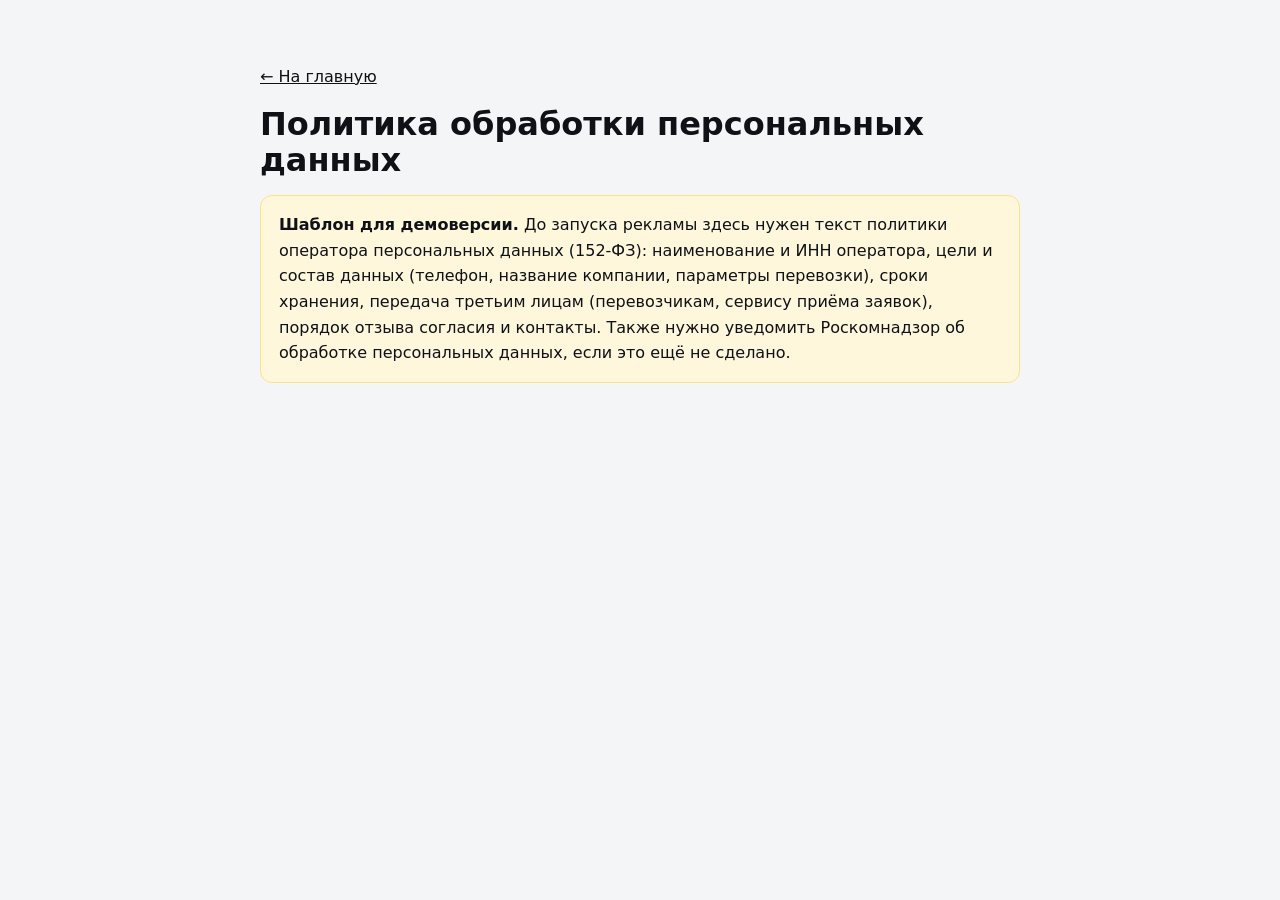
<file: privacy.html>
<!doctype html>
<html lang="ru">
<head>
<meta charset="utf-8">
<meta name="viewport" content="width=device-width,initial-scale=1">
<title>Политика обработки данных</title>
<meta name="robots" content="noindex">
<style>
body{margin:0;background:#f4f5f7;color:#0e1116;font:16px/1.6 system-ui,-apple-system,"Segoe UI",Roboto,sans-serif}
main{max-width:760px;margin:0 auto;padding:48px 16px}
h1{font-size:32px;line-height:1.15;margin:0 0 16px}
.note{background:#fff7dc;border:1px solid #ffe08a;border-radius:12px;padding:16px 18px}
a{color:inherit}
</style>
</head>
<body>
<main>
<p><a href="index.html">← На главную</a></p>
<h1>Политика обработки персональных данных</h1>
<p class="note"><b>Шаблон для демоверсии.</b> До запуска рекламы здесь нужен текст политики оператора персональных данных (152-ФЗ): наименование и ИНН оператора, цели и состав данных (телефон, название компании, параметры перевозки), сроки хранения, передача третьим лицам (перевозчикам, сервису приёма заявок), порядок отзыва согласия и контакты. Также нужно уведомить Роскомнадзор об обработке персональных данных, если это ещё не сделано.</p>
</main>
</body>
</html>
</file>
